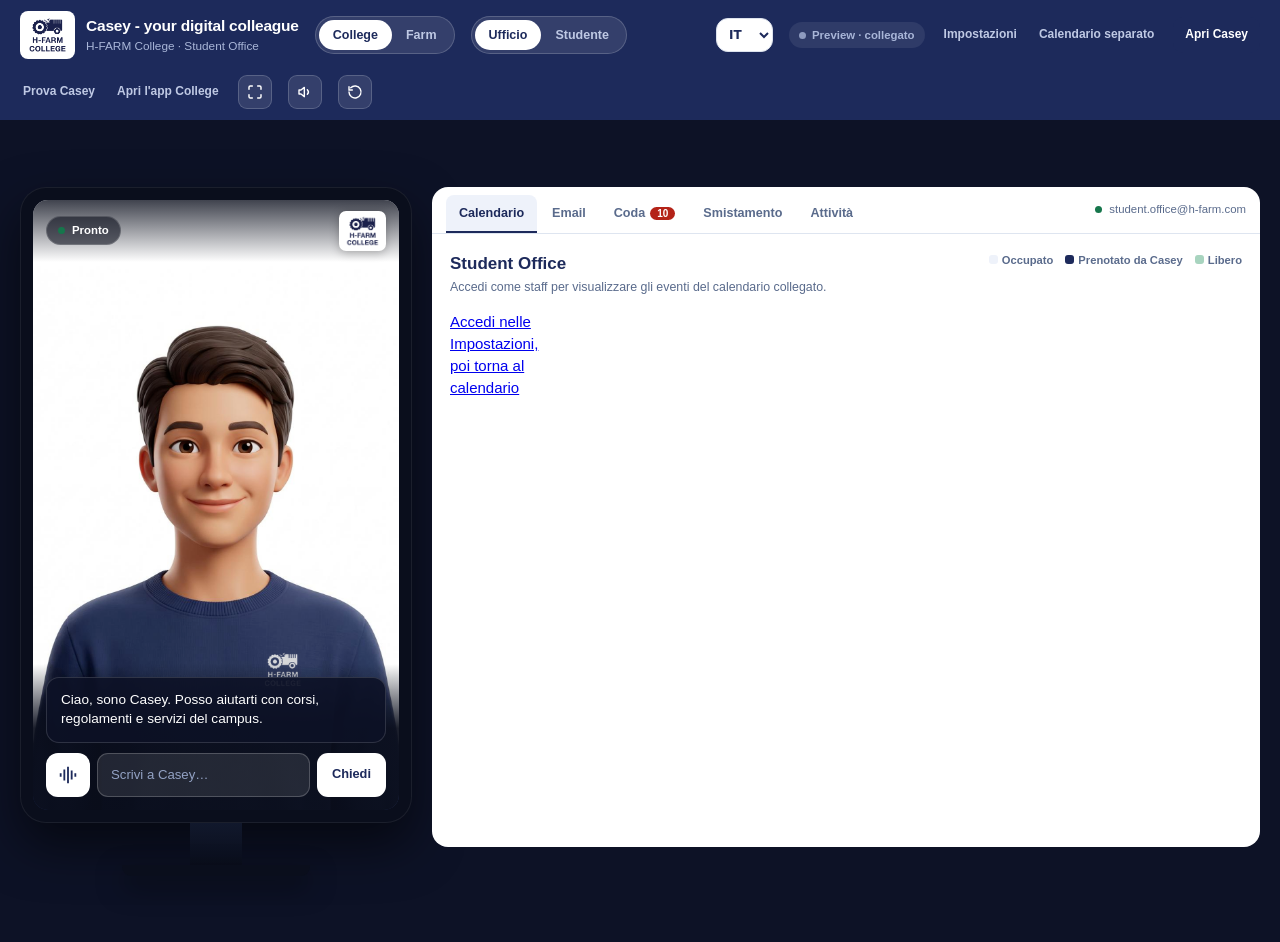
<file: index.html>
<!doctype html>
<html lang="it">
<head>
<meta charset="utf-8">
<meta name="viewport" content="width=device-width, initial-scale=1">
<title>Casey - your digital colleague</title>
<style>
:root{
  --navy:#1D2A5B; --navy-d:#141C3A; --navy-l:#2B3A74; --navy-x:#0D1226;
  --ink:#16213F; --mut:#5A6B8C; --bor:#DEE5F0; --soft:#EEF2FA;
  --acc:#E66B36; --ok:#16764C; --ok-bg:#EAF4EF; --err:#B42318; --err-bg:#FBEDEC;
  --wait:#A8700C; --wait-bg:#FDF6E7; --brand:#1D2A5B;
}
body.farm{ --brand:#C0392B; --navy:#C0392B; --navy-l:#D4544A; --navy-d:#8E2A20; --navy-x:#1C0F0D; }
*{box-sizing:border-box}
html,body{margin:0;padding:0}
body{font-family:Inter,-apple-system,BlinkMacSystemFont,"Segoe UI",Roboto,Helvetica,Arial,sans-serif;
 background:var(--navy-x);color:var(--ink);font-size:15px;line-height:1.45;-webkit-font-smoothing:antialiased}
button,input{font:inherit;color:inherit}
button{cursor:pointer;border:0;background:none}
.wrap{max-width:1600px;margin:0 auto;padding:20px;min-height:calc(100vh - 78px);display:flex;flex-direction:column;justify-content:center}

/* ---------------- barra ---------------- */
.top{background:var(--navy);color:#fff}
.top .in{max-width:1600px;margin:0 auto;padding:11px 20px;display:flex;align-items:center;gap:16px;flex-wrap:wrap}
.brand{display:flex;align-items:center;gap:11px}
.brand img{height:48px;width:auto;border-radius:8px;background:#fff;padding:5px 7px;display:block}
.brand .nm{font-weight:700;font-size:15.5px;letter-spacing:-.2px}
.bepill{display:flex;align-items:center;gap:6px;font-size:11.4px;font-weight:600;color:#A9B6D8;
 background:rgba(255,255,255,.08);border-radius:999px;padding:5px 10px;white-space:nowrap}
.bepill i{width:7px;height:7px;border-radius:50%;background:#8E9BBF;flex:none}
.bepill.live{color:#BFF0D4}.bepill.live i{background:#39C07C}
.bepill.down{color:#FFD4CE}.bepill.down i{background:#E4342A}
.brand .sb{font-size:11.8px;color:#A9B6D8;margin-top:1px}
.seg{display:flex;background:rgba(255,255,255,.1);border:1px solid rgba(255,255,255,.18);border-radius:999px;padding:3px}
.seg button{padding:6px 14px;border-radius:999px;font-size:12.5px;font-weight:600;color:#BFC9E4;white-space:nowrap}
.seg button[aria-selected="true"]{background:#fff;color:var(--navy);font-weight:700}
.sp{flex:1}
.top a{color:#BFC9E4;font-size:12.5px;font-weight:600;padding:6px 11px;border-radius:8px;text-decoration:none}
.top a:hover{background:rgba(255,255,255,.12);color:#fff}
.ic{width:34px;height:34px;border-radius:9px;background:rgba(255,255,255,.1);border:1px solid rgba(255,255,255,.18);
 display:inline-flex;align-items:center;justify-content:center;color:#fff}
.ic:hover{background:rgba(255,255,255,.22)}
.ic.off{opacity:.42}

/* ---------------- kpi ---------------- */
.kpis{display:flex;gap:9px;margin:16px 0 14px;flex-wrap:wrap}
.kpi{background:rgba(255,255,255,.055);border:1px solid rgba(255,255,255,.12);border-radius:12px;padding:9px 15px;min-width:128px}
.kpi .v{font-size:19px;font-weight:700;color:#fff;font-variant-numeric:tabular-nums}
.kpi .l{font-size:11.4px;color:#A9B6D8;margin-top:1px}

.grid{display:grid;grid-template-columns:392px 1fr;gap:20px;align-items:center}
@media(max-width:1200px){.grid{grid-template-columns:1fr}}

/* ---------------- totem fisico ---------------- */
.kiosk{display:flex;flex-direction:column;align-items:center}
.bezel{width:100%;background:#0A0E1C;border-radius:26px;padding:13px;
 box-shadow:0 22px 50px rgba(0,0,0,.55), inset 0 0 0 1px rgba(255,255,255,.07)}
.screen{position:relative;aspect-ratio:9/15;background:#0E1428;border-radius:15px;overflow:hidden}
.screen video,.screen img.av{position:absolute;inset:0;width:100%;height:100%;object-fit:cover}
.screen video.hide{display:none}
.scrtop{position:absolute;top:0;left:0;right:0;padding:11px 13px;display:flex;align-items:center;justify-content:space-between;
 background:linear-gradient(to bottom,rgba(10,14,28,.78),transparent);z-index:2}
.pill{display:inline-flex;align-items:center;gap:7px;background:rgba(10,14,28,.6);border:1px solid rgba(255,255,255,.16);
 border-radius:999px;padding:5px 11px;font-size:11.4px;font-weight:600;color:#fff}
.dot{width:7px;height:7px;border-radius:50%;background:var(--ok);flex:none}
.dot.listen{background:#F05252}.dot.think{background:var(--acc)}.dot.idle{background:#8FA0C0}
@keyframes pulse{0%,100%{opacity:1}50%{opacity:.22}}
.dot.anim{animation:pulse 1.1s ease-in-out infinite}
.scrtop img{height:40px;width:auto;background:#fff;border-radius:7px;padding:4px 6px;display:block;box-shadow:0 2px 10px rgba(0,0,0,.25)}
.scrbot{position:absolute;left:0;right:0;bottom:0;padding:13px;z-index:2;
 background:linear-gradient(to top,rgba(10,14,28,.93) 56%,transparent)}
.cap{background:rgba(13,18,38,.88);border:1px solid rgba(255,255,255,.14);border-radius:13px;padding:12px 14px;color:#fff}
.cap p{margin:0;font-size:13.6px;line-height:1.45;min-height:40px}
.src{display:none;margin-top:9px;padding-top:8px;border-top:1px solid rgba(255,255,255,.16);
 align-items:flex-start;justify-content:space-between;gap:9px;font-size:10.6px;color:#BFC9E4}
.src.on{display:flex}
/* La fonte va su due righe se serve: tagliarla con i puntini nascondeva
   proprio il nome del documento, che e' la parte che conta. */
.src .t{font-weight:600;line-height:1.4;overflow:hidden;
 display:-webkit-box;-webkit-line-clamp:2;-webkit-box-orient:vertical}
.kb.nc{background:#8A5A1E}
.kb{flex:none;padding:2px 7px;border-radius:5px;font-size:9.6px;font-weight:700;color:#fff}
.kb.chi{background:#2563A8}.kb.caf{background:#A32B4A}.kb.tra{background:#1B7A52}
.kb.it{background:#5B4B8A}.kb.hr{background:#8A5A1E}.kb.pr{background:#5A6B8C}
.ask{display:flex;gap:7px;margin-top:10px}
.ask input{flex:1;min-width:0;border:1px solid rgba(255,255,255,.2);background:rgba(255,255,255,.1);
 border-radius:11px;padding:10px 13px;font-size:13.2px;color:#fff}
.ask input::placeholder{color:#93A2C4}
.ask input:focus{outline:2px solid rgba(255,255,255,.5);outline-offset:-1px;background:rgba(255,255,255,.17)}
.mic{width:44px;height:44px;flex:none;border-radius:12px;background:#fff;color:var(--navy);
 display:flex;align-items:center;justify-content:center}
.mic.on{background:#F05252;color:#fff;animation:pulse 1.2s ease-in-out infinite}
.mic:disabled{opacity:.4;cursor:not-allowed}
.go{flex:none;background:#fff;color:var(--navy);border-radius:11px;padding:10px 15px;font-size:12.8px;font-weight:700}
.qr{display:none;margin-top:10px;background:#fff;border-radius:13px;padding:11px;align-items:center;gap:12px;
 box-shadow:0 0 0 2px var(--acc)}
.qr.on{display:flex}
.qr .code{width:60px;height:60px;flex:none}
.qr .tx{flex:1;min-width:0}
.qr .tx b{display:block;font-size:12.6px;color:#8A3D10}
.qr .tx span{font-size:11.2px;color:#9A6A45}
.qr .tx .meta{display:block;margin-top:4px;font-size:10.6px;font-weight:700;color:#8A3D10;font-variant-numeric:tabular-nums}
.qr.expired{box-shadow:0 0 0 2px #93A2C4}
.qr.expired .code{filter:grayscale(1);opacity:.35}
.qr.expired .tx b,.qr.expired .tx .meta{color:#5A6B8C}
.qr .open{background:var(--acc);color:#fff;border-radius:999px;padding:8px 14px;font-size:12px;font-weight:700;flex:none}
.neck{width:52px;height:42px;background:linear-gradient(to bottom,#11182C,#0A0E1C)}
.foot{width:188px;height:11px;border-radius:0 0 9px 9px;background:#0A0E1C;box-shadow:0 10px 26px rgba(0,0,0,.5)}

/* suggerimenti sotto al totem */
.chip{border:1px solid rgba(255,255,255,.2);background:rgba(255,255,255,.07);border-radius:999px;
 padding:6px 12px;font-size:12.2px;font-weight:600;color:#DDE4F3}
.chip:hover{background:rgba(255,255,255,.17);border-color:rgba(255,255,255,.4)}
.chip.p{border-color:rgba(230,107,54,.6);background:rgba(230,107,54,.14);color:#FFC9A8}

/* ---------------- schermo intero ---------------- */
body.show .top,body.show .kpis,body.show .panel{display:none}
body.show .wrap{padding:0;max-width:none}
body.show .grid{display:block;height:100vh}
body.show .kiosk{height:100vh;justify-content:center}
body.show .bezel{width:auto;height:94vh;padding:0;border-radius:0;box-shadow:none;background:transparent}
body.show .screen{height:100%;aspect-ratio:9/16;border-radius:0}
body.show .cap p{font-size:25px;line-height:1.4;min-height:74px}
body.show .src{font-size:14px}
body.show .ask input{font-size:17px;padding:14px 17px}
body.show .mic{width:58px;height:58px}
body.show .go{font-size:16px;padding:14px 22px}
body.show .neck,body.show .foot{display:none}
body.show .qr .code{width:84px;height:84px}
body.show .qr .tx b{font-size:16px}body.show .qr .tx span{font-size:13.5px}
.exit{display:none;position:fixed;top:16px;right:18px;z-index:40;background:rgba(255,255,255,.16);
 border:1px solid rgba(255,255,255,.3);color:#fff;border-radius:10px;padding:8px 14px;font-size:12.6px;font-weight:600}
body.show .exit{display:block}

/* ---------------- pannello ---------------- */
.panel{background:#fff;border-radius:16px;overflow:hidden;min-height:660px;display:flex;flex-direction:column}
.tabs{display:flex;align-items:center;gap:2px;padding:8px 14px 0;border-bottom:1px solid var(--bor);flex-wrap:wrap}
.tabs button{padding:9px 13px;font-size:12.6px;font-weight:600;color:var(--mut);border-bottom:2px solid transparent;border-radius:8px 8px 0 0}
.tabs button[aria-selected="true"]{color:var(--brand);border-bottom-color:var(--brand);font-weight:700;background:var(--soft)}
.tabs .who{margin-left:auto;font-size:11.4px;color:var(--mut);display:flex;align-items:center;gap:7px;padding-bottom:8px}
.tabs .who i{width:7px;height:7px;border-radius:50%;background:var(--ok);display:inline-block}
.badge{background:var(--err);color:#fff;border-radius:999px;padding:1px 7px;font-size:10px;font-weight:700;margin-left:5px}
.view{display:none;padding:18px;overflow:auto;flex:1}
.view.on{display:block}
.vh{display:flex;align-items:flex-start;justify-content:space-between;gap:14px;margin-bottom:14px;flex-wrap:wrap}
.vh h2{margin:0;font-size:17px;color:var(--brand)}
.vh p{margin:3px 0 0;font-size:12.4px;color:var(--mut);max-width:660px}
.lg{display:flex;gap:12px;font-size:11.2px;color:var(--mut);font-weight:600}
.lg i{width:9px;height:9px;border-radius:3px;display:inline-block;margin-right:4px}

.cal{display:grid;grid-template-columns:repeat(7,1fr);gap:5px}
.cal .dn{font-size:10.4px;font-weight:700;color:var(--mut);text-align:center;padding-bottom:3px}
.day{border:1px solid var(--bor);border-radius:9px;min-height:76px;padding:5px}
.day.pad{border-color:transparent}
.day.today{border-color:var(--brand);border-width:2px}
.day .n{font-size:11px;font-weight:700;color:var(--mut);margin-bottom:3px;display:flex;justify-content:space-between}
.day .n em{font-style:normal;font-size:8.4px;background:var(--brand);color:#fff;padding:1px 5px;border-radius:4px}
.ev{font-size:9.5px;padding:2px 4px;border-radius:4px;margin-bottom:2px;overflow:hidden;text-overflow:ellipsis;white-space:nowrap;background:var(--soft);color:var(--mut)}
.ev.appt{background:var(--brand);color:#fff;font-weight:700}
.ev.dead{background:var(--wait-bg);color:var(--wait);font-weight:700}
.ev.free{background:var(--ok-bg);color:var(--ok);font-weight:700;border:1px dashed #A8D4BF}
.ev.conf{background:var(--err-bg);color:var(--err);font-weight:700}
.ev.cls{background:#EDF1F7;color:#5A6B8C}

.mail{display:grid;grid-template-columns:268px 1fr;border:1px solid var(--bor);border-radius:12px;overflow:hidden;min-height:420px}
.mlist{border-right:1px solid var(--bor);background:#FAFCFF;overflow:auto;max-height:520px}
.mrow{padding:11px 13px;border-bottom:1px solid var(--bor);cursor:pointer}
.mrow[aria-selected="true"]{background:#fff;box-shadow:inset 3px 0 0 var(--brand)}
.mrow .f{font-size:11.2px;color:var(--mut);display:flex;justify-content:space-between;gap:7px}
.mrow .s{font-size:12.4px;font-weight:600;margin-top:2px;line-height:1.3}
.mbody{padding:20px;overflow:auto;max-height:520px}
.mbody h3{margin:0 0 3px;font-size:16px;color:var(--brand)}
.mbody .meta{font-size:11.4px;color:var(--mut);padding-bottom:12px;border-bottom:1px solid var(--bor);margin-bottom:13px}
.mbody pre{white-space:pre-wrap;font:inherit;font-size:13.2px;margin:0}

.tk{border:1px solid var(--bor);border-radius:13px;padding:16px;margin-bottom:12px}
.tk.done{border-color:#A8D4BF;background:var(--ok-bg)}
.tk .r1{display:flex;align-items:center;justify-content:space-between;gap:12px;flex-wrap:wrap}
.tk .id{font-size:10.4px;font-weight:700;color:var(--mut);letter-spacing:.4px}
.tk h4{margin:3px 0 0;font-size:14.4px;color:var(--brand)}
.lvl{display:inline-flex;align-items:center;justify-content:center;align-self:center;text-align:center;font-size:9.8px;font-weight:700;padding:3px 9px;border-radius:999px;flex:none}
.lvl.h{background:var(--err-bg);color:var(--err);border:1px solid #F0C8C4}
.lvl.a{background:var(--wait-bg);color:var(--wait);border:1px solid #EBD9AE}
.kv{margin-top:11px;font-size:12.4px;color:var(--mut)}.kv b{color:var(--ink)}
.rule{margin-top:9px;background:var(--soft);border-left:3px solid var(--brand);border-radius:0 8px 8px 0;padding:9px 12px;font-size:12.2px;color:var(--mut)}
.tk textarea{width:100%;margin-top:11px;border:1px solid var(--bor);border-radius:9px;padding:10px;font-size:12.6px;font-family:inherit;resize:vertical}
.acts{display:flex;gap:8px;margin-top:10px;flex-wrap:wrap}
.btn{border-radius:9px;padding:8px 15px;font-size:12.4px;font-weight:700}
.btn.ok{background:var(--ok);color:#fff}.btn.gh{background:#fff;color:var(--mut);border:1px solid var(--bor)}
.btn.pr{background:var(--brand);color:#fff}
.empty{text-align:center;padding:60px 20px;color:var(--mut)}
.empty .big{font-size:15px;font-weight:700;color:var(--ink);margin-bottom:5px}

.ck{display:flex;gap:12px;border:1px solid var(--bor);border-radius:11px;padding:13px 15px;margin-bottom:9px}
.ck.on{border-color:#A8D4BF;background:var(--ok-bg)}
.ck .mk{width:20px;height:20px;border-radius:50%;border:2px solid var(--bor);flex:none;margin-top:1px;
 display:flex;align-items:center;justify-content:center;font-size:11px;color:#fff;font-weight:700}
.ck.on .mk{background:var(--ok);border-color:var(--ok)}
.ck .tx b{display:block;font-size:13.2px}.ck .tx span{font-size:11.6px;color:var(--mut)}

/* smistamento 15 uffici */
.offs{display:grid;grid-template-columns:repeat(auto-fill,minmax(248px,1fr));gap:9px}
.off{border:1px solid var(--bor);border-radius:10px;padding:11px 13px;transition:.2s}
.off.hit{border-color:var(--acc);border-width:2px;background:#FDF6EE;box-shadow:0 0 0 3px rgba(230,107,54,.12)}
.off .e{font-size:12.3px;font-weight:700;color:var(--brand);word-break:break-all}
.off .s{font-size:11.2px;color:var(--mut);margin-top:2px;line-height:1.35}
.off .c{font-size:10.6px;font-weight:700;color:var(--mut);margin-top:6px}
.off.hit .c{color:var(--acc)}

/* feed */
.feed{border:1px solid var(--bor);border-radius:12px;overflow:hidden}
.fr{display:flex;gap:12px;align-items:center;padding:10px 14px;border-bottom:1px solid var(--bor);font-size:12.4px}
.fr:last-child{border-bottom:0}
.fr .tm{font-variant-numeric:tabular-nums;color:var(--mut);font-size:11.4px;width:44px;flex:none}
.fr .so{font-size:9.8px;font-weight:700;padding:2px 7px;border-radius:5px;flex:none;width:60px;text-align:center}
.so.tot{background:var(--soft);color:var(--navy)}.so.tel{background:#F3EEFA;color:#5B4B8A}
.fr .q{flex:1;min-width:0;overflow:hidden;text-overflow:ellipsis;white-space:nowrap}
.fr .ou{font-size:10.4px;font-weight:700;padding:2px 8px;border-radius:999px;flex:none}
.ou.ok{background:var(--ok-bg);color:var(--ok)}.ou.hu{background:var(--err-bg);color:var(--err)}.ou.wa{background:var(--wait-bg);color:var(--wait)}
@keyframes slidein{from{opacity:0;transform:translateY(-7px)}to{opacity:1;transform:none}}
.fr.new{animation:slidein .3s ease-out}

.toast{position:fixed;right:22px;bottom:22px;z-index:60;display:flex;flex-direction:column;gap:9px;max-width:360px}
.tst{background:#fff;border-left:4px solid var(--ok);border-radius:11px;padding:12px 15px;box-shadow:0 12px 34px rgba(0,0,0,.3);animation:slidein .3s}
.tst b{display:block;font-size:12.8px;color:var(--brand)}
.tst span{font-size:12px;color:var(--mut)}
.sr{position:absolute;width:1px;height:1px;overflow:hidden;clip:rect(0 0 0 0)}

.mlist button.mrow{display:block;width:100%;text-align:left;border:0;border-bottom:1px solid #e4e7ee;background:transparent}.mlist button.mrow[aria-pressed=true]{background:#f1f3fa}.workspace-demo-note{font-size:11px;color:#667085;background:#f3f5fa;border:1px solid #e4e7ee;border-radius:8px;padding:8px 10px;margin:0 0 12px}
</style>
<link rel="stylesheet" href="definitivo.css?v=20261104-fullpanel"><link rel="stylesheet" href="native-handoff.css"></head>
<body>

<button class="exit" data-command="toggleShow()">Esci dallo schermo intero  ·  Esc</button>

<header class="top">
  <div class="in">
    <div class="brand">
      <img id="brandLogo" src="hfarm-college-logo.png" alt="H-FARM College">
      <div><div class="nm">Casey - your digital colleague</div><div class="sb" id="ctxLine"></div></div>
    </div>
    <div class="seg" role="tablist" aria-label="Scenario">
      <button id="sc-COLLEGE" role="tab" aria-selected="true" data-command="setScenario('COLLEGE')">College</button>
      <button id="sc-FARM" role="tab" aria-selected="false" data-command="setScenario('FARM')">Farm</button>
    </div>
    <div class="seg" role="tablist" aria-label="Punto di vista">
      <button id="pv-OFFICE" role="tab" aria-selected="true" data-command="setView('OFFICE')">Ufficio</button>
      <button id="pv-STUDENT" role="tab" aria-selected="false" data-command="setView('STUDENT')">Studente</button>
    </div>
    <div class="sp"></div>
    <label class="language-control"><select data-casey-language aria-label="Lingua"><option value="it-IT">IT</option><option value="en-US">EN</option><option value="es-ES">ES</option></select></label><span class="bepill" id="bePill" title="Da dove arrivano le risposte"><i></i><span>locale</span></span>
    <a href="settings.html" id="settingsLink">Impostazioni</a>
    <a href="index.html?view=calendar" id="calendarLink" target="casey-calendar" rel="noopener">Calendario separato</a>
    <button type="button" id="startDemo" class="demo-action">Apri Casey</button>
    <a id="tryCaseyLink" href="app-blu.html?prova=1" target="_blank" rel="noopener">Prova Casey</a>
    <a href="app-blu.html" target="_blank" rel="noopener" id="appLink">Apri l'app</a>
    <button class="ic" data-command="toggleShow()" title="Schermo intero, modalità presentazione" aria-label="Schermo intero">
      <svg width="16" height="16" viewBox="0 0 24 24" fill="none" stroke="currentColor" stroke-width="2.2" stroke-linecap="round"><path d="M8 3H5a2 2 0 0 0-2 2v3M16 3h3a2 2 0 0 1 2 2v3M8 21H5a2 2 0 0 1-2-2v-3M16 21h3a2 2 0 0 0 2-2v-3"/></svg></button>
    <button class="ic" id="muteBtn" data-command="toggleMute()" title="Voce" aria-label="Voce">
      <svg width="16" height="16" viewBox="0 0 24 24" fill="none" stroke="currentColor" stroke-width="2.1" stroke-linecap="round" stroke-linejoin="round"><path d="M11 5 6 9H3v6h3l5 4z"/><path d="M15.5 8.5a5 5 0 0 1 0 7"/></svg></button>
    <button class="ic" data-command="resetAll()" title="Ricomincia" aria-label="Ricomincia">
      <svg width="16" height="16" viewBox="0 0 24 24" fill="none" stroke="currentColor" stroke-width="2.1" stroke-linecap="round"><path d="M3 12a9 9 0 1 0 2.6-6.4M3 4v5h5"/></svg></button>
  </div>
</header>

<div class="wrap">
  <div id="kpis" hidden></div>
  <div class="grid">

    <section class="kiosk" aria-label="Totem all'ingresso">
      <div class="bezel">
        <div class="screen">
          <img class="av" id="avatar" src="Casey - H-FARM College/casey-avatar.png" alt="Casey">
          <video id="vA" class="hide" playsinline muted autoplay></video>
          <video id="vB" class="hide" playsinline muted autoplay></video>
          <div class="scrtop">
            <span class="pill"><span class="dot" id="dot"></span><span id="state">Pronto</span></span>
            <img id="scrLogo" src="hfarm-college-logo.png" alt="H-FARM College">
          </div>
          <div class="scrbot">
            <div class="cap">
              <p id="capText"></p>
              <div class="src" id="srcBox">
                <span class="t" id="srcText"></span><span class="kb tra" id="kbPill"></span>
              </div>
            </div>
            <div class="qr" id="qrCard">
              <svg class="code" id="qrCode" aria-hidden="true"></svg>
              <div class="tx"><b id="qrTitle"></b><span id="qrSub"></span><span class="meta" id="qrMeta"></span></div>
              <button class="open" data-command="openPhone()">Apri</button>
            </div>
            <div class="ask">
              <button class="mic" id="micBtn" data-command="toggleMic()" title="Parla con Casey" aria-label="Parla con Casey">
                <svg width="19" height="19" viewBox="0 0 24 24" fill="none" stroke="currentColor" stroke-width="2.1" stroke-linecap="round" stroke-linejoin="round"><rect x="9" y="2.5" width="6" height="11.5" rx="3"/><path d="M5.5 11.5a6.5 6.5 0 0 0 13 0M12 18v3.5"/></svg>
              </button>

              <input id="q" maxlength="1000" aria-description="Massimo 1.000 caratteri" type="text" placeholder="Parla o scrivi…" autocomplete="off">
              <button class="go" data-command="send()">Chiedi</button>
            </div>
          </div>
        </div>
      </div>
      <div class="neck"></div><div class="foot"></div>
    </section>

    <section class="panel" aria-label="Back-office">
      <div class="tabs" id="tabs" role="tablist"></div>
      <div class="view" id="v-CAL">
        <div class="vh"><div><h2 id="calTitle"></h2><p id="calSub"></p></div>
          <div class="lg"><span><i style="background:var(--soft)"></i>Occupato</span>
          <span><i style="background:var(--brand)"></i>Prenotato da Casey</span>
          <span><i style="background:#A8D4BF"></i>Libero</span></div></div>
        <div class="cal" id="cal"></div>
      </div>
      <div class="view" id="v-MAIL"><div class="mail"><div class="mlist" id="mlist"></div><div class="mbody" id="mbody"></div></div></div>
      <div class="view" id="v-QUEUE"><div class="vh"><div><h2 id="qTitle"></h2></div></div><div id="queue"></div></div>
      <div class="view" id="v-ROUTE">
        <div class="vh"><div><h2 id="rTitle"></h2><p id="rSub"></p></div></div>
        <div class="offs" id="offs"></div>
      </div>
      <div class="view" id="v-CHECK"><div class="vh"><div><h2>La mia pratica</h2><p id="ckSub"></p></div></div><div id="check"></div></div>
      <div class="view" id="v-FEED">
        <div class="vh"><div><h2>Attività e carico</h2>
          <p>Le richieste non arrivano in modo costante: cambiano con il periodo dell'anno, con il giorno della settimana e con gli eventi. Il sabato e la domenica non c'è nessuno in ufficio.</p></div></div>
        <div id="cycle"></div>
        <div class="feed" id="feed" style="margin-top:18px"></div>
      </div>
    </section>

  </div>
</div>
<div class="toast" id="toasts"></div>

<!-- caricati prima del codice della pagina: al suo avvio CaseyBackend deve gia' esistere -->




<script>
/* =====================================================================
   Casey 6.0 — MVP definitivo
   Due regole che non si toccano:
   1) Il totem NON sa con chi sta parlando. Risposte sempre generiche.
   2) Totem e telefono non parlano mai insieme: quando la sessione passa
      sul telefono, il totem tace e si libera.
   ===================================================================== */

const WH=['10:00','11:00','14:00','15:00'];
const DAYNAMES=['LUN','MAR','MER','GIO','VEN','SAB','DOM'];
const localToday=new Intl.DateTimeFormat('sv-SE',{timeZone:'Europe/Rome'}).format(new Date());
const TODAY=localToday.startsWith('2026-10-')?Number(localToday.slice(-2)):null, PAD=3; // Demo calendar: October 2026.

/* I 15 indirizzi del campus, dall'incontro con lo Student Office.
   Lo smistamento corretto fra questi e' il problema numero uno dichiarato. */
const OFFICES=[
 ['student.office@h-farm.com','Vita accademica, assenze, certificati, casi limite esami',14],
 ['student.admin@h-farm.com','Carriera amministrativa, tasse, deroghe economiche',6],
 ['admission.college@h-farm.com','Ammissioni e iscrizioni',3],
 ['info.accommodation@h-farm.com','Alloggi e residenze',4],
 ['careerservice.edu@h-farm.com','Stage, convenzioni, contratti, orientamento',7],
 ['mobility.office@h-farm.com','Erasmus, exchange, free movers',5],
 ['inclusion.office@h-farm.com','DSA, ADHD, bisogni educativi speciali',2],
 ['help.mates@h-farm.com','Supporto fra pari, orientamento pratico',3],
 ['counseling.college@h-farm.com','Sportello psicologico e benessere',1],
 ['collegeprotection@h-farm.com','Segnalazioni e tutela',0],
 ['support@h-farm.com','Supporto tecnico, account, stampanti',9],
 ['library@h-farm.com','Biblioteca, Halliday Labs, prestiti',5],
 ['studentlife@h-farm.com','Club, eventi, vita studentesca',6],
 ['sports@h-farm.com','Impianti sportivi',4],
 ['marketing.college@h-farm.com','Comunicazione e promozione',1]
];
const OFFICES_FARM=[
 ['welcome@h-farm.com','Welcome Center, pacchi, accoglienza',12],
 ['food@h-farm.com','Ristoranti, mensa, caffetteria',9],
 ['shop@h-farm.com','Shop, tessere, abbonamenti',7],
 ['facility@h-farm.com','Spazi, sale, manutenzione, mobilità',8],
 ['it@h-farm.com','Account, badge digitale, wifi',11],
 ['sport@h-farm.com','Palestra, campi, skate park',5],
 ['events@h-farm.com','Eventi e prenotazioni',6],
 ['admin@h-farm.com','Amministrazione, rimborsi, contratti',3]
];

const DATA={
COLLEGE:{
 ctx:'H-FARM College · Student Office', office:'Student Office', officeMail:'student.office@h-farm.com',
 person:{name:'Marco Bernardi', first:'Marco', mail:'m.bernardi@student.h-farm.com', code:'MAT-2025-8841', role:'BSc AI & Data Science · Level 5'},
 calTitle:'Calendario Student Office',
 calSub:'Student Office',
 apptTitle:'Ritiro Student Badge', personTab:'La mia pratica',
 qTitle:'Coda di approvazione', qSub:'Casey non decide su tasse, deroghe, casi limite, dati sensibili e benessere. Prepara la bozza e la lascia qui.',
 rTitle:'Smistamento sui 15 uffici',
 rSub:"Il problema numero uno dichiarato dallo Student Office non è rispondere: è far arrivare la richiesta all'indirizzo giusto. I numeri sono le richieste indirizzate oggi.",
 ckSub:'Quello che manca per essere a posto.',
 offices:OFFICES,
 greet:"Ciao, sono Casey. Posso aiutarti con corsi, regolamenti e servizi del campus.",
 kb:[
  {k:['meeting room','sala riunioni','prenotare un\'aula','prenotare aula','halliday','aula studio','spazio studio'],
   kb:'tra',lab:'Trasversale',src:'Regolamento spazi campus e biblioteca',off:11,
   a:"Le meeting room non sono prenotabili dagli studenti: è una regola, non una questione di disponibilità. Per lavorare in gruppo ci sono gli Halliday Labs in biblioteca, aperta dal lunedì al venerdì fino alle 22 e nel weekend fino alle 19 e 30."},
  {k:['tennis','padel','campo','sport','palestra','calcetto'],
   kb:'tra',lab:'Trasversale',src:'Sports Center · sports@h-farm.com',off:13,
   a:"I campi si prenotano dall'app Sportclubby con la tariffa studenti, oppure scrivendo a sports at h-farm punto com."},
  {k:['club','student club','fondare','apache','book club'],
   kb:'tra',lab:'Trasversale',src:'Student Life · studentlife@h-farm.com',off:12,
   a:"I club attivi sono nella sezione Experiences dell'app: Apache, Book Club, Chess Club, H-Altura e gli altri. Per fondarne uno nuovo si manda il progetto a studentlife."},
  {k:['stampare','stampante','printer','credito di stampa'],
   kb:'tra',lab:'Trasversale',src:'Tutorial stampanti campus',off:10,
   a:"Ci sono due stampanti, una in biblioteca e una nell'edificio College. Si attivano avvicinando il badge al lettore, e il credito si ricarica al Welcome Center. Ti mostro il tutorial completo."},
  {k:['check-in','check in','check-out','bluetooth','presenze','appello','firma'],
   kb:'tra',lab:'Trasversale',src:'Attendance Monitoring System',off:0,
   a:"Il check-in si fa dall'app dentro l'aula, con wifi, bluetooth e GPS attivi, entro i primi dieci minuti della lezione. Il check-out negli ultimi quindici. Se dà errore, quasi sempre è il bluetooth spento."},
  {k:['enhancing','corsi extra','extracurricular','attività extra'],
   kb:'tra',lab:'Trasversale',src:'Enhancing Courses · sezione Academic dell\'app',off:0,
   a:"Gli Enhancing sono i corsi extracurricolari: li trovi nella sezione Academic dell'app, sotto Enhancing. Quando non c'è nulla in elenco vuol dire che le iscrizioni del periodo sono chiuse."},
  {k:['secondo anno','2° anno','level 5','che lezioni','materie','moduli'],
   kb:'chi',lab:'Chichester',src:'BSc AI & Data Science Handbook · moduli Level 5',off:0,
   a:"Al Level 5 ci sono sei moduli da dieci crediti: Multivariable Calculus, Software Engineering, Databases, Fundamentals of Statistics, Economics for Information Technologists e Machine Learning."},
  {k:['passare','soglia','voto minimo','40','sufficienza','provisional'],
   kb:'chi',lab:'Chichester',src:'Handbook · Assessment Regulations',off:0,
   a:"Nei moduli Chichester si passa al quaranta per cento. Fra il trentacinque e il trentanove si applica il Provisional Pass. Resit e Mitigating Circumstances si gestiscono su ChiView."},
  {k:['ca\' foscari','ca foscari','trentesimi','cfu'],
   kb:'caf',lab:"Ca' Foscari",src:'Regolamento didattico corsi convenzionati',off:0,
   a:"Nei corsi in convenzione con Ca' Foscari il voto è in trentesimi, la sufficienza è diciotto e i crediti sono CFU. È un sistema diverso da quello Chichester: le regole dell'uno non valgono per l'altro."},
  {k:['ai ethics','plagio','misconduct','chatgpt','copiato','intelligenza artificiale nei compiti'],
   kb:'chi',lab:'Chichester',src:'AI Ethics & Academic Misconduct Policy',off:0,
   a:"Il primo passo è sempre parlare con il docente del modulo, che valuta il caso e se serve coinvolge lo Student Office. Non è una cosa che posso istruire io, e non è una cosa che si risolve per email."}
 ],
 triages:[
  {k:['certificato','malattia','assenza','assenze','giustificare','sono stato male','influenza'],
   q:"Posso aiutarti subito. Quanti giorni di calendario copre il certificato? Meno di cinque, tra cinque e quattordici, oppure più di due settimane?",
   opts:[
    {l:'Meno di 5 giorni',kb:'tra',lab:'Trasversale',src:'Policy assenze e certificati medici',off:-1,
     a:"Sotto i cinque giorni di calendario l'assenza non viene giustificata, nemmeno con il certificato. Non serve scrivere allo Student Office: l'esito non cambierebbe, e intanto hai la risposta adesso."},
    {l:'Fra 5 e 14 giorni',kb:'tra',lab:'Trasversale',src:'Policy assenze e certificati medici',off:0,
     a:"Da cinque giorni in su, contati di calendario e non lavorativi, l'assenza con certificato è giustificata. Apro la pratica e ti dico dove caricare il documento."},
    {l:'Più di 2 settimane',kb:'tra',lab:'Trasversale',src:'Policy assenze e certificati medici',off:0,
     a:"Oltre le due settimane, oltre alla giustificazione c'è anche l'accesso alle registrazioni delle lezioni. Preparo la richiesta di sblocco per lo Student Office."}]},
  {k:['esame','appello','non mi sono presentato','lutto','proroga consegna','deferral','resit','consegna in ritardo'],
   q:"Capisco. Per mandarti all'ufficio giusto mi serve sapere di che caso si tratta: un problema di salute o familiare, una consegna in ritardo, oppure un esame da rifare?",
   opts:[
    {l:'Problema di salute o familiare',kb:'chi',lab:'Chichester',src:'Extension & Mitigating Circumstances · modulo nell\'app',off:0,
     a:"Questo rientra nelle Mitigating Circumstances. Il modulo è nella sezione Academic dell'app, sotto Forms. Preparo la pratica per lo Student Office con il riferimento al regolamento: la valutazione la fa una persona, non io."},
    {l:'Ho consegnato in ritardo',kb:'chi',lab:'Chichester',src:'Handbook · Late Submission',off:0,
     a:"Sulle consegne in ritardo il primo passo è il docente del modulo, che è l'unico che può valutare il caso. Se poi serve, è lui a coinvolgere lo Student Office. Ti preparo il riassunto da mandargli."},
    {l:'Devo rifare un esame',kb:'chi',lab:'Chichester',src:'Handbook · Resit & Deferral',off:0,
     a:"Resit e deferral si gestiscono su ChiView e hanno finestre precise. Smisto la richiesta allo Student Office, che ti conferma le date valide per il tuo modulo."}]}
 ],
 chips:{gen:[['Come si stampa?','Come funziona la stampante in campus?'],
             ['Posso prenotare una meeting room?','Posso prenotare una meeting room?'],
             ['Certificato medico','Sono stato male e ho un certificato, come giustifico le assenze?'],
             ['Caso limite su un esame','Non mi sono presentato a un esame, cosa devo fare?']],
        per:[['Sposta il ritiro del badge','Non riesco a venire mercoledì per il badge, mi trovi un altro slot?'],
             ['Chiedi una deroga sulla rata','Posso chiedere una deroga sulla prima rata?']]},
 handover:{title:'Continua sul tuo telefono',sub:'Niente login e niente codice: il profilo lo legge l\'app',
  say:"Questa è una cosa tua personale, e qui al totem passa gente. Inquadra il codice: continuiamo sul tuo telefono, dove sei già riconosciuto, e io resto libero per chi è in fila."},
 escal:{k:['rata','tasse','deroga','pagare','dilazion'],
  say:"Su tasse e deroghe non decido io: decide una persona. Ho preparato la pratica con il riferimento al regolamento e l'ho mandata a Student Administration. Ti rispondono loro.",
  src:'Smistamento · student.admin@h-farm.com',kb:'pr',lab:'Smistamento',off:1,
  tk:{id:'SO-2026-104',who:'Studente Level 4 · Chichester',to:'Student Administration · student.admin@h-farm.com',
   q:'Chiede una deroga sulla scadenza della prima rata.',
   rule:"Importi, dilazioni e deroghe economiche sono decisioni riservate a una persona. Casey raccoglie e smista, non propone una cifra né una data. I promemoria sulle scadenze non sono di Casey: li segue un altro team.",
   lvl:'h',lvlTxt:'SEMPRE UNA PERSONA',
   draft:"Buongiorno,\n\nabbiamo ricevuto la sua richiesta di deroga sulla prima rata.\nLa pratica è stata presa in carico da Student Administration: le confermiamo l'esito entro due giorni lavorativi.\n\nStudent Office"}}
},
FARM:{
 ctx:'H-FARM Campus · Servizi', office:'Campus Services', officeMail:'welcome@h-farm.com',
 person:{name:'Marco Bernardi', first:'Marco', mail:'m.bernardi@h-farm.com', code:'HF-2026-4417', role:'Campus pass · edificio College'},
 calTitle:'Agenda Welcome Center',
 calSub:'Stessa identica interfaccia del College. È cambiata solo la knowledge base caricata.',
 apptTitle:'Ritiro pacco al Welcome Center', personTab:'Le mie cose',
 qTitle:'Coda di approvazione', qSub:'Casey non decide su rimborsi, eccezioni e casi fuori policy. Prepara la bozza e la lascia qui.',
 rTitle:'Smistamento sui servizi del campus',
 rSub:'Stessa logica del College: cambiano solo i destinatari e i documenti caricati. Questi indirizzi sono di esempio, l\'elenco ufficiale dei servizi campus non ce l\'hanno ancora dato.',
 ckSub:'Quello che hai in sospeso sul campus.',
 offices:OFFICES_FARM,
 greet:"Ciao, sono Casey. Posso aiutarti con ristoranti, spazi, tessere e servizi del campus.",
 kb:[
  {k:['mangiare','ristorante','ristoranti','pranzo','mensa','aperto','orari'],kb:'tra',lab:'Ristoranti',src:'Servizi di sede · ristoranti del campus',off:1,
   a:"Amor è aperto tutti i giorni dalle nove alle ventuno. La Serra dal lunedì al venerdì dalle otto alle diciotto, e Basta al Sugo solo a pranzo, dalle dodici e trenta alle quattordici e trenta."},
  {k:['palestra','abbonamento','40 gym','pesi','corsi'],kb:'hr',lab:'Shop',src:'Shop · abbonamento palestra',off:2,
   a:"La 40 Gym è in Casa 40: al piano terra pesi e cardio, al primo la sala corsi. L'abbonamento si attiva dallo Shop dell'app e costa venticinque euro al mese."},
  {k:['badge','digital badge','wallet','tessera','telefono al lettore'],kb:'it',lab:'Wallet',src:'Shop · Digital Badge',off:4,
   a:"Con il Digital Badge aggiungi il badge del campus al Wallet del telefono e lasci a casa quello fisico: avvicini il telefono al lettore ed entri. Si attiva dallo Shop, venticinque euro all'anno."},
  {k:['pacco','pacchi','corriere','ritiro','consegna'],kb:'tra',lab:'Logistica',src:'Pacchi · Welcome Center',off:0,
   a:"I pacchi si ritirano al Welcome Center negli orari di apertura. Quando ne arriva uno te lo trovi nella sezione Pacchi dell'app, con il codice di ritiro."},
  {k:['monopattini','monopattino','bici','ricarica','stazioni'],kb:'tra',lab:'Mobilità',src:'Wayfinding · mobilità nel campus',off:3,
   a:"I monopattini si sbloccano dall'app BiT e le stazioni di ricarica sono segnate sulla mappa del campus, nella sezione Wayfinding."},
  {k:['padel','tennis','campo','skate','arrampicata','parete'],kb:'tra',lab:'Sport',src:'Shop · tessere sportive',off:5,
   a:"Le tessere sono nello Shop: noleggio attrezzatura da due euro, parete di arrampicata da tre, e c'è anche quella per lo Skate Park e la Pump Track."},
  {k:['evento','eventi','game changer','meetup','hacktoberfest'],kb:'chi',lab:'Eventi',src:'Eventi · calendario campus',off:6,
   a:"I prossimi sono il Grok Bot Meetup il ventidue, l'Hacktoberfest Hack Day il ventiquattro e Game Changer Italy il trenta in Big Hall. Li trovi tutti nella sezione Eventi."},
  {k:['sala','spazio','prenotare sala','riunione','big hall'],kb:'tra',lab:'Spazi',src:'Servizi di sede · spazi e sale',off:3,
   a:"Le sale si prenotano dal calendario aziendale. Per la Big Hall e gli spazi grandi serve passare dal facility, perché vanno coordinati con gli eventi già in programma."}
 ],
 triages:[],
 handover:{title:'Continua sul tuo telefono',sub:'Il profilo lo legge l\'app del campus',
  say:"Questa è una cosa tua personale e qui alla reception passa gente. Inquadra il codice: continuiamo sul tuo telefono, dove sei già riconosciuto, e io resto libero."},
 escal:{k:['rimborso','nota spese','fattura','eccezione','fuori policy','disdetta'],
  say:"Su rimborsi ed eccezioni non decido io. Ho preparato la richiesta con il riferimento alla policy e l'ho mandata all'amministrazione del campus, che ti risponde direttamente.",
  src:'Smistamento · amministrazione campus',kb:'pr',lab:'Smistamento',off:7,
  tk:{id:'HF-2026-318',who:'Persona con campus pass · edificio College',to:'Amministrazione campus · admin@h-farm.com',
   q:'Chiede il rimborso di un abbonamento palestra non utilizzato.',
   rule:"Rimborsi, storni e deroghe alle condizioni di acquisto sono decisioni riservate a una persona. Casey raccoglie e smista, non promette un esito.",
   lvl:'h',lvlTxt:'SEMPRE UNA PERSONA',
   draft:"Buongiorno,\n\nabbiamo ricevuto la sua richiesta di rimborso sull'abbonamento.\nLa pratica è stata presa in carico dall'amministrazione del campus: le confermiamo l'esito entro due giorni lavorativi.\n\nCampus Services"}}
}};

/* ---------------- stato ---------------- */
let S='COLLEGE', VIEW='OFFICE', TAB='CAL', D=null;
let session='TOTEM', muted=false, pendingTriage=null, moved=false, selMail=0, listening=false;
let calOffice=[],calPerson=[],mailOffice=[],mailPerson=[],queue=[],checklist=[],feed=[],offCount=[],lastOff=-1;
let kpi={tot:0,solved:0,phone:0,human:0};
let capTimer=null,feedTimer=null,idleTimer=null;

/* =====================================================================
   VOCE — Casey ha un volto maschile, quindi sceglie una voce maschile.
   Il difetto della versione precedente: l'ordinamento premiava solo la
   qualita', per cui "Elsa Online (Natural)" vinceva sempre.
   ===================================================================== */
const MALE=['diego','cosimo','gianni','luca','paolo','carlo','giorgio','marco','alessandro','fabio','male','uomo'];
const FEM=['elsa','alice','federica','isabella','emma','chiara','giulia','sara','laura','female','donna'];
let voice=null;
function pickVoice(){
  if(!('speechSynthesis' in window))return;
  const it=speechSynthesis.getVoices().filter(v=>(v.lang||'').toLowerCase().startsWith('it'));
  if(!it.length)return;
  const sc=v=>{const n=(v.name||'').toLowerCase();let s=0;
    if(MALE.some(m=>n.includes(m)))s+=1000;
    if(FEM.some(f=>n.includes(f)))s-=1000;
    if(n.includes('natural')||n.includes('online'))s+=120;
    if(n.includes('enhanced')||n.includes('premium')||n.includes('siri'))s+=90;
    if(n.includes('google'))s+=60;return s;};
  it.sort((a,b)=>sc(b)-sc(a)); voice=it[0];
}
if('speechSynthesis' in window){pickVoice();speechSynthesis.onvoiceschanged=pickVoice;}

/* Un solo cancello: se la sessione e' sul telefono, il totem tace. */
function speak(text,done){
  if(muted||session==='PHONE'||!('speechSynthesis' in window)){if(done)done();return;}
  try{speechSynthesis.cancel();}catch(e){}
  const u=new SpeechSynthesisUtterance(text);
  u.lang=window.CaseyLanguage?.get()||'it-IT'; if(voice && voice.lang.toLowerCase().startsWith(u.lang.slice(0,2)))u.voice=voice; u.rate=1.03; u.pitch=.98;
  u.onend=u.onerror=()=>{if(done)done();};
  speechSynthesis.speak(u);
}
function shutUp(){try{speechSynthesis.cancel();}catch(e){}}

/* =====================================================================
   MICROFONO — si parla davvero con Casey, non e' un'icona decorativa.
   ===================================================================== */
const SR=window.SpeechRecognition||window.webkitSpeechRecognition;
let reco=null;
function setupMic(){
  const b=document.getElementById('micBtn');
  if(!SR){ b.disabled=true; b.title='Il riconoscimento vocale non è disponibile in questo browser. Usa Chrome o Edge.'; return; }
  reco=new SR(); reco.lang=window.CaseyLanguage?.get()||'it-IT'; reco.interimResults=true; reco.continuous=false;
  reco.onresult=e=>{
    let txt='',fin=false;
    for(let i=e.resultIndex;i<e.results.length;i++){txt+=e.results[i][0].transcript;if(e.results[i].isFinal)fin=true;}
    document.getElementById('q').value=txt;
    /* Sul parziale, mentre la persona sta ancora parlando, decidiamo
       gia' se la richiesta e' personale. Non serve un modello: bastano
       le parole chiave. Quando smette di parlare la decisione c'e' gia',
       e il totem non deve pensarci dopo. */
    if(!fin) preclassifica(txt);
    if(fin){stopMic();send(txt);}
  };
  reco.onerror=()=>stopMic();
  reco.onend=()=>stopMic();
}
/* Classificatore privacy, deterministico, sul parziale.
   Costa niente e toglie un passaggio dal percorso critico. */
let prePersonale=null;
function preclassifica(parziale){
  const q=(parziale||'').toLowerCase();
  if(q.length<8) return;
  const p = parolePersonali().some(k=>q.includes(k));
  if(p===prePersonale) return;
  prePersonale=p;
  setState(p?'think':'idle', p?'Ti ascolto · cosa personale':'Ti ascolto','listen');
}
function toggleMic(){ listening?stopMic():startMic(); }
function startMic(){
  if(!reco)return;
  prePersonale=null;
  shutUp();
  if(session==='PHONE')backToTotem();
  try{reco.start();}catch(e){return;}
  listening=true;
  document.getElementById('micBtn').classList.add('on');
  setState('idle','Ti ascolto','listen');
  document.getElementById('q').placeholder='Parla pure…';
}
function stopMic(){
  if(!listening)return;
  listening=false;
  try{reco.stop();}catch(e){}
  document.getElementById('micBtn').classList.remove('on');
  document.getElementById('q').placeholder='Parla o scrivi…';
  if(document.getElementById('state').textContent==='Ti ascolto')setState('idle','Pronto','');
}

/* ---------------- video ---------------- */
const CASEY={COLLEGE:'Casey - H-FARM College/',FARM:'Casey - H-FARM/'};
function caseyDir(){return CASEY[S]||CASEY.COLLEGE;}
// These are real playlists, not fallback-only filename lists.
const VID={idle:['A.mp4','C.mp4'],talk:['C.mp4'],think:['B.mp4'],point:['B.mp4','C.mp4'],hand:['B.mp4','C.mp4']};
let liveV='vA',videoState='',videoRevision=0;
const videoCursors=Object.create(null);
function playState(st){
 const signature=S+':'+st;if(signature===videoState)return;videoState=signature;
 const revision=++videoRevision,clips=VID[st]||VID.idle,cyclic=['idle','talk','think'].includes(st),failed=new Set();
 let index=videoCursors[signature]||0;
 const restore=()=>{if(revision!==videoRevision)return;videoState='';document.getElementById('avatar').style.opacity=1;for(const id of ['vA','vB']){const v=document.getElementById(id);v.pause?.();v.classList.add('hide');}};
 const go=()=>{
  if(revision!==videoRevision)return;
  if(failed.size>=clips.length){restore();return;}
  while(failed.has(clips[index]))index=(index+1)%clips.length;
  const clip=clips[index],cur=document.getElementById(liveV),nxt=document.getElementById(liveV==='vA'?'vB':'vA');
  nxt.onloadeddata=()=>{
   if(revision!==videoRevision)return;
   nxt.classList.remove('hide');cur.pause?.();cur.classList.add('hide');document.getElementById('avatar').style.opacity=0;liveV=nxt.id;
   index=(index+1)%clips.length;videoCursors[signature]=index;
   nxt.play().catch(()=>{if(revision===videoRevision){failed.add(clip);go();}});
  };
  nxt.onerror=()=>{if(revision!==videoRevision)return;failed.add(clip);index=(index+1)%clips.length;go();};
  nxt.onended=()=>{if(revision!==videoRevision)return;if(cyclic)go();else playState('idle');};
  nxt.loop=false;nxt.muted=true;nxt.src=caseyDir()+clip;nxt.load();
 };go();
}

function setState(st,label,cls){
  document.getElementById('state').textContent=label;
  const d=document.getElementById('dot');
  d.className='dot'+(cls?' '+cls:'')+(cls&&cls!=='idle'?' anim':'');
  playState(st);
}

/* ---------------- sottotitoli ---------------- */
function say(text,src,kbCls,kbLab,end){
  clearInterval(capTimer);
  const p=document.getElementById('capText'), sb=document.getElementById('srcBox');
  if(src){document.getElementById('srcText').textContent=src;
    const pl=document.getElementById('kbPill');pl.className='kb '+(kbCls||'tra');pl.textContent=kbLab||'';
    sb.classList.add('on');}
  else sb.classList.remove('on');
  setState('talk','Risponde','think');
  p.textContent='';
  const w=text.split(' ');let i=0;
  capTimer=setInterval(()=>{ if(i<w.length)p.textContent+=(i?' ':'')+w[i++]; else clearInterval(capTimer); },90);
  speak(text,()=>{clearInterval(capTimer);p.textContent=text;
    if(end){setState(end,'Pronto','');setTimeout(()=>setState('idle','Pronto',''),3200);}
    else setState('idle','Pronto','');});
  armIdle();
}
function showSilent(t,s){
  clearInterval(capTimer);
  document.getElementById('capText').textContent=t;
  const sb=document.getElementById('srcBox');
  if(s){document.getElementById('srcText').textContent=s;
    const pl=document.getElementById('kbPill');pl.className='kb pr';pl.textContent='Sessione';sb.classList.add('on');}
  else sb.classList.remove('on');
}

/* ---------------- privacy: il totem dimentica ---------------- */
function armIdle(){clearTimeout(idleTimer);idleTimer=setTimeout(()=>{if(session!=='PHONE')goIdle();},(new Date() < new Date('2026-10-29T00:00:00+01:00')?1800000:75000));}
function goIdle(){
  shutUp();clearInterval(capTimer);pendingTriage=null;closeSession();
  document.getElementById('qrCard').classList.remove('on');
  document.getElementById('srcBox').classList.remove('on');
  document.getElementById('capText').textContent=D.greet;
  setState('idle','Pronto','');
}

/* =====================================================================
   SESSIONE DEL TOTEM
   Il QR non punta a una pagina generica: porta con se' un id di
   conversazione che vale venti minuti. Serve perche' il totem e'
   pubblico e il codice resta a schermo anche dopo che la persona se
   n'e' andata: scaduto quello, il collegamento non vale piu'.
   ===================================================================== */
const APP_BASE='https://casey-digital-colleague-live.vercel.app/';
const SESSION_MIN=20;
let cid=null, cidUntil=0, cidTimer=null;
function appFile(){ return S==='FARM' ? 'app-rossa.html' : 'app-blu.html'; }
function newCid(){
  const A='ABCDEFGHJKLMNPQRSTUVWXYZ23456789';  // niente caratteri che si confondono
  let x=''; for(let i=0;i<6;i++) x+=A[Math.floor(Math.random()*A.length)];
  return 'CSY-'+x;
}
function openSession(){
  cid=newCid(); cidUntil=Date.now()+SESSION_MIN*60000;
  const url=APP_BASE+appFile()+'?cid='+cid+'&s='+S;
  try{ if(window.CaseyQR) window.CaseyQR.render(document.getElementById('qrCode'), url); }catch(e){}
  document.getElementById('qrCard').classList.remove('expired');
  tickCid(); clearInterval(cidTimer); cidTimer=setInterval(tickCid,1000);
}
function tickCid(){
  const el=document.getElementById('qrMeta'); if(!el||!cid) return;
  const left=cidUntil-Date.now();
  if(left<=0){
    clearInterval(cidTimer);
    document.getElementById('qrCard').classList.add('expired');
    el.textContent='Sessione '+cid+' · scaduta';
    return;
  }
  const m=Math.floor(left/60000), sec=Math.floor(left/1000)%60;
  el.textContent='Sessione '+cid+' · scade fra '+m+':'+String(sec).padStart(2,'0');
}
function closeSession(){ clearInterval(cidTimer); cid=null; }

/* =====================================================================
   PASSAGGIO AL TELEFONO
   Il totem si zittisce, dimentica e torna disponibile per chi e' in fila.
   ===================================================================== */
function handover(){
  const h=D.handover;
  document.getElementById('qrTitle').textContent=h.title;
  document.getElementById('qrSub').textContent=h.sub;
  document.getElementById('qrCard').classList.add('on');
  openSession();
  say(h.say,'Passaggio al telefono · il totem resta libero','pr','Privacy','hand');
  setTimeout(toPhone,Math.max(4200,h.say.length*58));
}
function toPhone(){
  if(session==='PHONE')return;
  session='PHONE';shutUp();clearInterval(capTimer);clearTimeout(idleTimer);stopMic();
  showSilent('La conversazione è passata sul telefono. Il totem è libero per la persona successiva.',
             'Nessun dato personale resta su questo schermo');
  setState('idle','Libero','idle');
  pushFeed('telefono','sessione trasferita dal totem','wa','in corso');
}
function backToTotem(){session='TOTEM';goIdle();}
function openPhone(){
  if(!cid) openSession();
  try{localStorage.setItem('CASEY_HANDOVER',JSON.stringify({scenario:S,cid:cid,ts:Date.now()}));}catch(e){}
  toPhone();
  window.open(appFile()+'?s='+S+'&casey=1&cid='+encodeURIComponent(cid),'_blank');
}

function toast(t,x){
  const b=document.getElementById('toasts'),e=document.createElement('div');
  e.className='tst';e.innerHTML='<b></b><span></span>';
  e.querySelector('b').textContent=t;e.querySelector('span').textContent=x;
  b.appendChild(e);setTimeout(()=>e.remove(),6500);
}

/* ---------------- schermo intero da career day ---------------- */
function toggleShow(){
  const on=document.body.classList.toggle('show');
  if(on){ if(document.documentElement.requestFullscreen)document.documentElement.requestFullscreen().catch(()=>{}); }
  else { if(document.fullscreenElement&&document.exitFullscreen)document.exitFullscreen().catch(()=>{}); }
}
document.addEventListener('keydown',e=>{ if(e.key==='Escape'&&document.body.classList.contains('show'))document.body.classList.remove('show'); });

/* =====================================================================
   COMPRENSIONE DELLA RICHIESTA
   Ordine: triage aperto, pratiche personali, eccezioni, domande di
   controllo, knowledge base, saluti, e infine l'ammissione di non sapere.
   Il totem non nomina mai nessuno: non sa con chi sta parlando.
   ===================================================================== */
function send(custom){
  const inp=document.getElementById('q');
  const text=String(custom||inp.value||'').trim();
  if(!text)return;
  inp.value='';
  if(session==='PHONE')backToTotem();
  kpi.tot++;renderKpi();armIdle();
  setState('think','Cerca nelle fonti','think');
  setTimeout(()=>route(text.toLowerCase(),text),600);
}
/* Una lista sola: la usa sia il percorso normale sia il
   preclassificatore sul parziale del microfono. Due liste che
   divergono sarebbero un modo elegante di sbagliare. */
function parolePersonali(){
  return S==='COLLEGE'
    ? ['badge','sposta','spostare','non riesco','altro slot','appuntamento']
    : ['sposta','spostare','non riesco','altro slot','onboarding','colloquio'];
}
function route(q,orig){
  if(pendingTriage){
    const hit=pendingTriage.find(o=>q.includes(o.l.toLowerCase())||(o.key&&q.includes(o.key)));
    if(hit){pendingTriage=null;answer(hit);
      kpi.solved++;renderKpi();pushFeed('totem',shorten(orig),hit.off===-1?'ok':'wa',hit.off===-1?'risolto':'in attesa');return;}
  }
  if(parolePersonali().some(k=>q.includes(k))){handover();return;}

  if(D.escal.k.some(k=>q.includes(k))){
    addTicket();bumpOffice(D.escal.off);
    say(D.escal.say,D.escal.src,D.escal.kb,D.escal.lab,'point');
    setView('OFFICE');setTab('QUEUE');
    kpi.human++;renderKpi();pushFeed('totem','eccezione: passata a una persona','hu','umano');
    return;
  }
  for(const t of D.triages){
    if(t.k.some(k=>q.includes(k))){
      pendingTriage=t.opts.map(o=>({...o,key:o.l.toLowerCase().split(' ')[0]}));
      say(t.q,null,null,null,'point');return;
    }
  }
  for(const it of D.kb){
    if(it.k.some(k=>q.includes(k))){
      answer(it);bumpOffice(it.off);
      pushFeed('totem',shorten(orig),'ok','risolto');kpi.solved++;renderKpi();return;
    }
  }
  if(['ciao','buongiorno','salve','buonasera','come stai','come va','tutto bene'].some(k=>q.includes(k))){
    // Risposta volutamente generica: il totem e' pubblico e non sa chi ha davanti.
    const r=(q.includes('come stai')||q.includes('come va')||q.includes('tutto bene'))
      ? "Io sto bene, grazie. E tu come stai? Chiedimi pure di corsi, regolamenti o servizi del campus."
      : "Ciao. Chiedimi pure di corsi, regolamenti o servizi del campus. Se invece è una cosa tua personale ti passo sul telefono, così non facciamo coda.";
    say(r,null,null,null,null);return;
  }
  /* Non lo sappiamo in locale. Se il backend e' collegato gli chiediamo,
     ma accettiamo la sua risposta SOLO se porta fonti verificate.
     Se non risponde, o risponde senza fonti, si va sul ramo onesto:
     non si inventa niente e si passa la domanda a un ufficio. */
  /* 2. documenti ufficiali, in locale. Non serve rete e non si inventa:
     si riporta il passaggio trovato e si dice da quale documento viene. */
  if(window.CaseyRAG && CaseyRAG.disponibile()){
    /* CTX_TOTEM e' una costante, non si calcola dalla domanda.
       Se bastasse scrivere "secondo il regolamento di Chichester"
       per vedere i documenti di Chichester, chiunque si allargherebbe
       l'accesso da solo. L'ateneo viene da chi sei, non da cosa chiedi. */
    var doc=CaseyRAG.rispondi(orig, CTX_TOTEM);
    if(doc){
      say(doc.testo, doc.etichetta, doc.confermata?'tra':'nc',
          doc.confermata?'Documento':'Non confermato','point');
      pushFeed('totem',shorten(orig),doc.confermata?'ok':'wa',
               doc.confermata?'risolto':'fonte non confermata');
      kpi.solved++;renderKpi();
      return;
    }
  }
  /* 3. backend, se collegato. Stessa regola: solo con citazioni. */
  if(window.CaseyBackend && CaseyBackend.configurato()){
    setState('think','Cerco nelle fonti ufficiali','think');
    CaseyBackend.chiedi(orig).then(function(r){
      if(r && r.fonti.length){
        say(r.testo,'Fonte verificata: '+r.fonti.map(function(f){return f.titolo;}).join(' · '),'tra','Documento','point');
        pushFeed('totem',shorten(orig),'ok','risolto');kpi.solved++;renderKpi();
      } else nonSo(orig);
    });
    return;
  }
  nonSo(orig);
}
function nonSo(orig){
  say("Su questo non ho una fonte verificata, quindi non rispondo a caso. Posso girare la domanda all'ufficio giusto: inquadra il codice e la mandiamo dal tuo telefono.",
      'Nessuna fonte verificata · non invento','pr','Prudenza','hand');
  const c=document.getElementById('qrCard');c.classList.add('on');
  openSession();
  document.getElementById('qrTitle').textContent='Manda la domanda dal telefono';
  document.getElementById('qrSub').textContent="Arriva all'ufficio giusto con il tuo profilo già compilato";
  pushFeed('totem','domanda senza fonte verificata','wa','in attesa');
  setTimeout(toPhone,7000);
}
function answer(it){ say(it.a,it.src,it.kb,it.lab,'point'); if(it.off>=0)bumpOffice(it.off); }
function shorten(s){return s.length>52?s.slice(0,50)+'…':s;}
function bumpOffice(i){
  if(i===undefined||i===null||i<0||!offCount[i]&&offCount[i]!==0)return;
  offCount[i]++;lastOff=i;renderOffices();
}

/* ---------------- prenotazione ---------------- */
function freeSlots(){const o=[];for(const d of[22,23]){const b=calOffice.filter(e=>e.d===d).map(e=>e.t);
  for(const h of WH)if(!b.includes(h))o.push({d,t:h});}return o;}
function dayLabel(d){return ({21:'mercoledì 21',22:'giovedì 22',23:'venerdì 23'})[d]||('il '+d);}
function bookSlot(day,time){
  if(moved)return; moved=true;
  calOffice=calOffice.filter(e=>e.id!=='appt');
  calOffice.push({d:day,t:time,title:D.apptTitle+' ✓',k:'appt',id:'appt'});
  calPerson=calPerson.filter(e=>e.id!=='appt');
  calPerson.push({d:day,t:time,title:D.apptTitle+' ✓',k:'appt',id:'appt'});
  markCheck(3,'Confermato dal telefono · '+dayLabel(day)+' alle '+time);
  const m={from:'Casey · '+D.office+' <'+D.officeMail+'>',to:D.person.name+' <'+D.person.mail+'>',when:'adesso',
    subj:'Confermato: '+D.apptTitle+' — '+dayLabel(day)+' alle '+time,
    body:'Ciao '+D.person.first+',\n\nabbiamo registrato la conferma arrivata dal tuo telefono (profilo '+D.person.code+').\n\n· Slot liberato: mercoledì 21 ottobre, ore 10:00\n· Slot confermato: '+dayLabel(day)+' 2026, ore '+time+'\n\nNon serve che tu faccia altro.\n\n'+D.office};
  mailPerson.unshift(m);
  mailOffice.unshift({...m,to:D.office+' <'+D.officeMail+'>',
    subj:'Slot aggiornato dal telefono: '+D.person.name+' → '+dayLabel(day)+' '+time,
    body:'Operazione chiusa senza coda al totem.\n\n· Profilo verificato: '+D.person.name+' ('+D.person.role+')\n· Vecchio slot liberato: mercoledì 21 ottobre ore 10:00\n· Nuovo slot: '+dayLabel(day)+' ore '+time});
  selMail=0;renderAll();
}
function addTicket(){const t=D.escal.tk;if(queue.some(x=>x.id===t.id))return;queue.unshift({...t,status:'PENDING'});renderAll();}
function approve(i){
  const t=queue[i];if(!t||t.status==='DONE')return;
  const ta=document.getElementById('dr'+i); t.draft=ta?ta.value:t.draft; t.status='DONE';
  const m={from:t.to,to:t.who+' <'+(t.email||'studente@example.com')+'>',when:'adesso',demo:true,
    subj:'Bozza approvata — pratica '+t.id,body:t.draft+'\n\n---\nRiferimento: '+t.rule};
  mailPerson.unshift(m);mailOffice.unshift(m);selMail=0;
  toast('Bozza approvata','Salvata nella demo. Nessuna email è stata inviata.');
  setTab('MAIL');renderAll();
}
function reject(i){const t=queue[i];if(!t)return;t.status='REJECTED';
  t.draft='(Bozza scartata: la pratica resta interamente a una persona.)';renderAll();}
function markCheck(i,meta){if(!checklist[i])return;checklist[i].done=true;checklist[i].meta=meta;renderAll();}

/* ---------------- attivita simulata ---------------- */
const SAMPLES={
 COLLEGE:[['orari della biblioteca','ok','risolto'],['come si ricarica il credito stampa','ok','risolto'],
  ['scadenza iscrizione agli appelli','ok','risolto'],['prenotare il campo da padel','ok','risolto'],
  ['il check-in non funziona in aula 2','ok','risolto'],['quando aprono gli enhancing','ok','risolto'],
  ['richiesta certificato di iscrizione','wa','in attesa'],['deroga su un prerequisito','hu','umano'],
  ['dove si ritira il badge','ok','risolto'],['differenza fra resit e deferral','ok','risolto'],
  ['estensione per motivi di salute','hu','umano'],['aprire un nuovo student club','ok','risolto'],
  ['posso fare Erasmus al terzo anno','ok','risolto'],['la lavanderia è aperta la domenica','ok','risolto']],
 FARM:[['rimborso spese trasferta','ok','risolto'],['orari della mensa','ok','risolto'],
  ['configurare la stampante di piano','ok','risolto'],['giorni di permesso residui','ok','risolto'],
  ['accesso al parcheggio','ok','risolto'],['prenotare la sala grande per tre ore','wa','in attesa'],
  ['anticipo sul TFR','hu','umano'],['cambio sede da Treviso a Milano','hu','umano'],
  ['attivazione della VPN','ok','risolto'],['badge smagnetizzato','ok','risolto']]};
function pushFeed(so,t,cls,out){
  const n=new Date();
  feed.unshift({tm:String(n.getHours()).padStart(2,'0')+':'+String(n.getMinutes()).padStart(2,'0'),
    so,q:t,cls,out,fresh:true});
  if(feed.length>13)feed.pop();
  renderFeed();
}
function seedFeed(){
  feed=[];const L=SAMPLES[S];let h=8,m=42;
  for(let i=0;i<7;i++){const s=L[i%L.length];m+=7+Math.floor(Math.random()*11);if(m>=60){m-=60;h++;}
    feed.unshift({tm:String(h).padStart(2,'0')+':'+String(m).padStart(2,'0'),
      so:Math.random()<.78?'totem':'telefono',q:s[0],cls:s[1],out:s[2]});}
}
function startFeed(){clearInterval(feedTimer);}

/* =====================================================================
   DISEGNO
   ===================================================================== */
function esc(s){return String(s).replace(/&/g,'&amp;').replace(/</g,'&lt;').replace(/>/g,'&gt;');}
function kpiCard(v,l){return '<div class="kpi"><div class="v">'+esc(v)+'</div><div class="l">'+esc(l)+'</div></div>';}
function renderKpi(){document.getElementById('kpis').replaceChildren();}

function renderTabs(){
  const pend=queue.filter(t=>t.status==='PENDING').length;
  const tabs=VIEW==='OFFICE'
    ?[['CAL','Calendario'],['MAIL','Email'],['QUEUE','Coda'+(pend?'<span class="badge">'+pend+'</span>':'')],
      ['ROUTE','Smistamento'],['FEED','Attività']]
    :[['CHECK',D.personTab],['CAL','Il mio calendario'],['MAIL','Le mie email']];
  if(!tabs.some(t=>t[0]===TAB))TAB=tabs[0][0];
  document.getElementById('tabs').innerHTML=
    tabs.map(t=>'<button role="tab" aria-selected="'+(TAB===t[0])+'" data-command="setTab(\''+t[0]+'\')">'+t[1]+'</button>').join('')+
    '<span class="who"><i></i>'+esc(VIEW==='OFFICE'?D.officeMail:(window.CaseyAccount?.auth()?.email||'Studente · Accedi al tuo account'))+'</span>';
  ['CAL','MAIL','QUEUE','ROUTE','CHECK','FEED'].forEach(v=>document.getElementById('v-'+v).classList.toggle('on',v===TAB));
}
function renderCal(){
 document.getElementById('calTitle').textContent='Student Office';
 document.getElementById('calSub').textContent='';
 document.getElementById('cal').replaceChildren();
}
function renderMail(){
  const l=VIEW==='OFFICE'?mailOffice:mailPerson;
  if(selMail>=l.length)selMail=0;
  document.getElementById('mlist').innerHTML=l.map((m,i)=>
    '<button type="button" class="mrow" aria-pressed="'+(i===selMail)+'" data-command="selMail='+i+';renderMail()">'+
    '<div class="f"><span>'+esc(m.from.split('<')[0].trim())+'</span><span>'+esc(m.when)+'</span></div>'+
    '<div class="s">'+esc(m.subj)+'</div></button>').join('')||'<div class="empty">Nessun messaggio</div>';
  const m=l[selMail];
  document.getElementById('mbody').innerHTML=m
    ?'<h3>'+esc(m.subj)+'</h3><div class="meta">Da '+esc(m.from)+'<br>A '+esc(m.to)+'</div><pre>'+esc(m.body)+'</pre>'
    :'<div class="empty">Seleziona un messaggio</div>';
}
function renderQueue(){
  document.getElementById('qTitle').textContent=D.qTitle;

  const b=document.getElementById('queue');
  if(!queue.length){b.innerHTML='<div class="empty"><div class="big">Nessuna pratica in attesa</div>'+
    'Quando Casey incontra qualcosa che non deve decidere da solo — tasse, deroghe, casi limite, dati sensibili, benessere — la prepara e la lascia qui con la bozza già scritta.</div>';return;}
  b.innerHTML=queue.map((t,i)=>t.real?window.renderCampusReview(t):
    '<div class="tk'+(t.status!=='PENDING'?' done':'')+'"><div class="r1"><div><div class="id">'+esc(t.id)+' · '+esc(t.who)+'</div>'+
    '<h4>'+esc(t.q)+'</h4></div><span class="lvl '+t.lvl+'">'+esc(t.lvlTxt)+'</span></div>'+
    '<div class="kv">Destinatario: <b>'+esc(t.to)+'</b></div><div class="rule">'+esc(t.rule)+'</div>'+
    (t.status!=='PENDING'?'<div class="kv" style="margin-top:12px;color:var(--ok);font-weight:700">'+(t.status==='REJECTED'?'Bozza scartata':'Bozza approvata dallo staff')+'</div>'
      :'<textarea aria-label="Bozza della pratica '+esc(t.id)+'" id="dr'+i+'" rows="4">'+esc(t.draft)+'</textarea><div class="acts">'+
       '<button class="btn ok" data-command="approve('+i+')">Approva bozza</button>'+
       '<button class="btn gh" data-command="reject('+i+')">Scarta la bozza</button></div>')+'</div>').join('');
}
function renderOffices(){
  document.getElementById('rTitle').textContent=D.rTitle;
  document.getElementById('rSub').textContent=D.rSub;
  document.getElementById('offs').innerHTML=D.offices.map((o,i)=>
    '<div class="off'+(i===lastOff?' hit':'')+'"><div class="e">'+esc(o[0])+'</div>'+
    '<div class="s">'+esc(o[1])+'</div><div class="c">'+
    (i===lastOff?' · ultima smistata qui':'')+'</div></div>').join('');
}
function renderCheck(){
  document.getElementById('ckSub').textContent=D.ckSub;
  document.getElementById('check').innerHTML=checklist.map(c=>
    '<div class="ck'+(c.done?' on':'')+'"><div class="mk">'+(c.done?'✓':'')+'</div>'+
    '<div class="tx"><b>'+esc(c.t)+'</b><span>'+esc(c.meta)+'</span></div></div>').join('');
}
function renderFeed(){
  document.getElementById('feed').innerHTML=feed.map(f=>
    '<div class="fr'+(f.fresh?' new':'')+'"><span class="tm">'+esc(f.tm)+'</span>'+
    '<span class="so '+(f.so==='totem'?'tot':'tel')+'">'+esc(f.so)+'</span>'+
    '<span class="q">'+esc(f.q)+'</span><span class="ou '+f.cls+'">'+esc(f.out)+'</span></div>').join('');
  feed.forEach(f=>f.fresh=false);
}
/* Il carico non e' costante: e' uno dei punti emersi con lo Student Office. */
function renderCycle(){
  const D7=[['Lun',78],['Mar',71],['Mer',83],['Gio',69],['Ven',92],['Sab',46],['Dom',58]];
  const W=760,bw=62,gap=30,x0=46;
  let s='<svg viewBox="0 0 '+W+' 168" width="100%" role="img" aria-label="Richieste per giorno della settimana">';
  s+='<line x1="'+x0+'" y1="126" x2="'+(W-14)+'" y2="126" stroke="#DEE5F0" stroke-width="1.4"/>';
  D7.forEach((d,i)=>{
    const we=i>=5,h=Math.round(d[1]/100*96),x=x0+i*(bw+gap),y=126-h;
    s+='<rect x="'+x+'" y="'+y+'" width="'+bw+'" height="'+h+'" rx="5" fill="'+(we?'#E66B36':'#1D2A5B')+'"/>';
    s+='<text x="'+(x+bw/2)+'" y="'+(y-7)+'" text-anchor="middle" font-size="12.5" font-weight="700" fill="'+(we?'#8A3D10':'#1D2A5B')+'">'+d[1]+'</text>';
    s+='<text x="'+(x+bw/2)+'" y="144" text-anchor="middle" font-size="11.5" font-weight="600" fill="#5A6B8C">'+d[0]+'</text>';
  });
  s+='<text x="'+(x0+5*(bw+gap))+'" y="162" font-size="11.4" font-weight="700" fill="#8A3D10">nessuno in ufficio</text></svg>';
  document.getElementById('cycle').innerHTML=
    '<div style="border:1px solid var(--bor);border-radius:12px;padding:16px 18px">'+
    '<div style="font-size:13.6px;font-weight:700;color:var(--brand);margin-bottom:2px">Richieste per giorno della settimana</div>'+
    '<div style="font-size:12.3px;color:var(--mut);margin-bottom:12px">Nel fine settimana arrivano un centinaio di richieste che nessuno legge fino al lunedì mattina. Casey risponde subito a quelle che hanno una fonte e lascia in coda solo le altre.</div>'+s+'</div>';
}
function renderAll(){renderTabs();renderCal();renderMail();renderQueue();renderOffices();renderCheck();renderFeed();renderCycle();renderKpi();}

function setScenario(s){
  S=s;document.body.classList.toggle('farm',s==='FARM');
  videoState="";syncLogo();
  document.getElementById('sc-COLLEGE').setAttribute('aria-selected',s==='COLLEGE');
  document.getElementById('sc-FARM').setAttribute('aria-selected',s==='FARM');
  loadScenario();
}
/* il logo deve essere sempre quello ufficiale dello scenario:
   College -> H-FARM College, Farm -> H-FARM */
function syncLogo(){
  var f=(S==='FARM'), src=f?'hfarm-logo.png':'hfarm-college-logo.png', alt=f?'H-FARM':'H-FARM College';
  const av=document.getElementById('avatar');av.src=caseyDir()+'casey-avatar.png';av.style.opacity=1;['vA','vB'].forEach(id=>{const v=document.getElementById(id);v.pause();v.classList.add('hide');});
  ['brandLogo','scrLogo'].forEach(function(id){
    var e=document.getElementById(id);
    if(e){e.setAttribute('src',src);e.setAttribute('alt',alt);}
  });
}
function setView(v){
  VIEW=v;
  document.getElementById('pv-OFFICE').setAttribute('aria-selected',v==='OFFICE');
  document.getElementById('pv-STUDENT').setAttribute('aria-selected',v==='STUDENT');
  if(v==='STUDENT'&&['QUEUE','FEED','ROUTE'].includes(TAB))TAB='CHECK';
  if(v==='OFFICE'&&TAB==='CHECK')TAB='QUEUE';
  selMail=0;renderAll();
}
function setTab(t){TAB=t;renderAll();}
function toggleMute(){muted=!muted;if(muted)shutUp();document.getElementById('muteBtn').classList.toggle('off',muted);}
function resetAll(){loadScenario();}

/* Il totem non sa chi ha davanti, quindi vede solo i documenti
   validi per tutti. Questa costante non va mai resa variabile. */
var CTX_TOTEM = Object.freeze({ istituzione:'SHARED', corso:null, anno:null });

/* la pillola dice sempre da dove arriva la risposta: niente magia nascosta */
function pillaBackend(st,motivo){
  var e=document.getElementById('bePill'); if(!e) return;
  var t={spento:'locale',provo:'controllo…',collegato:'collegato',assente:'locale (backend assente)'}[st]||'locale';
  e.className='bepill'+(st==='collegato'?' live':(st==='assente'?' down':''));
  e.querySelector('span').textContent=t;
  e.title=motivo?('Da dove arrivano le risposte — '+motivo):'Da dove arrivano le risposte';
}
if(window.CaseyBackend){
  CaseyBackend.quandoCambia(pillaBackend);
  if(CaseyBackend.configurato()) CaseyBackend.sonda();
}

/* ---------------- avvio ---------------- */
function loadScenario(){
  D=DATA[S];const trial=document.getElementById('tryCaseyLink');if(trial)trial.href=(S==='FARM'?'app-rossa.html':'app-blu.html')+'?prova=1';
  session='TOTEM';moved=false;pendingTriage=null;selMail=0;queue=[];lastOff=-1;stopMic();
  shutUp();clearInterval(capTimer);clearTimeout(idleTimer);
  document.getElementById('ctxLine').textContent=D.ctx;
  const al=document.getElementById('appLink');
  if(al){ al.href=appFile(); al.textContent = S==='FARM' ? "Apri l'app Campus" : "Apri l'app College"; }
  offCount=D.offices.map(()=>0);
  const C=[{d:21,t:'10:00',title:D.apptTitle,k:'appt',id:'appt'},{d:21,t:'11:00',title:'Colloquio',k:''},
    {d:21,t:'14:00',title:'Riunione interna',k:''},{d:21,t:'15:00',title:'Allineamento',k:''},
    {d:22,t:'10:00',title:'Sessione',k:''},{d:22,t:'15:00',title:'Sportello',k:''},
    {d:23,t:'11:00',title:'Briefing',k:''},{d:23,t:'15:00',title:'Chiusura settimana',k:''},
    {d:20,t:'09:00',title:'Board',k:''},{d:28,t:'10:00',title:'Demo Casey',k:'appt'}];
  calOffice=C.map(e=>({...e}));
  if(S==='COLLEGE'){
    calPerson=[{d:21,t:'10:00',title:'Lezione Programming + badge',k:'conf',id:'appt'},
      {d:22,t:'09:00',title:'Linear Algebra',k:'cls'},{d:23,t:'14:00',title:'Probability',k:'cls'},
      {d:26,t:'09:00',title:'Reading week',k:'dead'}];
    checklist=[{t:'Account e profilo attivi',meta:'Completato',done:true},
      {t:'Accesso a Canvas e Career Passport',meta:'Completato',done:true},
      {t:"Check-in in aula dall'app",meta:'Da verificare',done:false},
      {t:'Ritiro dello Student Badge',meta:'Data e ora da concordare — si sovrappone a una lezione',done:false},
      {t:'Iscrizione agli Enhancing del secondo semestre',meta:'Finestra non ancora aperta',done:false}];
    mailPerson=[{from:'Student Office <student.office@h-farm.com>',to:D.person.name+' <'+D.person.mail+'>',
      when:'oggi 09:00',subj:'Promemoria: ritiro badge mercoledì 21 ottobre ore 10:00',
      body:'Ciao '+D.person.first+",\n\nti aspettiamo allo Student Office mercoledì 21 ottobre alle 10:00 per ritirare lo Student ID Badge.\nSe hai lezione in quell'ora, chiedi a Casey al totem oppure dalla tua app: trova lui uno slot libero."}];
  }else{
    calPerson=[{d:21,t:'10:00',title:'Kickoff cliente + onboarding',k:'conf',id:'appt'},
      {d:22,t:'09:00',title:'Standup del team',k:'cls'},{d:23,t:'14:00',title:'Pairing con il tutor',k:'cls'}];
    checklist=[{t:'Contratto firmato e anagrafica in HR',meta:'Completato',done:true},
      {t:'Account aziendale attivo',meta:'Completato',done:true},
      {t:'Badge e VPN',meta:'Da fare oggi',done:false},
      {t:'Colloquio di onboarding',meta:'Data e ora da concordare — si sovrappone al kickoff',done:false},
      {t:'Corso sicurezza D.Lgs 81',meta:'Entro il primo mese',done:false}];
    mailPerson=[{from:'People & Culture <hr@acmeanalytics.example>',to:D.person.name+' <'+D.person.mail+'>',
      when:'oggi 09:00',subj:'Benvenuto in Acme Analytics — onboarding mercoledì 21 ottobre ore 10:00',
      body:'Ciao '+D.person.first+',\n\nti aspettiamo mercoledì 21 ottobre alle 10:00 per il colloquio di onboarding.\nPer badge, VPN e policy puoi chiedere a Casey al totem della reception o dal telefono.'}];
  }
  mailOffice=[{from:'Casey <'+D.officeMail+'>',to:D.office+' <'+D.officeMail+'>',when:'oggi 08:45',
    subj:'Riepilogo del mattino — '+D.office,
    body:'Le conversazioni vengono conservate nella sezione Casey dell’app. Questo pannello non mostra statistiche di utilizzo.'}];
  kpi={tot:47,solved:38,phone:7,human:2};
  seedFeed();goIdle();renderAll();startFeed();
}
document.addEventListener('DOMContentLoaded',()=>{setupMic();loadScenario();setState('idle','Pronto','');});
</script>
<script src="dashboard-events.js"></script><script src="demo-workspace.js"></script><script src="qr.js"></script>
<script src="config.js"></script><script src="casey-errors.js"></script><script src="casey-language.js"></script><script src="casey-dialogue.js"></script><script src="handoff-client.js"></script><script src="vendor/qrcode.js"></script><script src="campus-cases.js"></script><script src="campus-review-queue.js"></script><link rel="stylesheet" href="campus-cases.css"><script src="definitivo-kiosk.js"></script><script src="demo-free.js"></script><script src="demo-presentation.js"></script><span id="caseyLiveStatus" hidden></span><span id="subtitleBox" hidden></span><script src="auth.0916809e.js"></script><script src="casey-tools.js"></script><script src="casey-live.js"></script><script src="casey-voice-session.js"></script><script src="kiosk-voice.js"></script><script src="kiosk-avatar.js"></script><script src="demo-script.js"></script><script src="demo-mode.js"></script><script src="beta-client.js"></script><script src="account-client.js"></script><link rel="stylesheet" href="student-access.css"><link rel="stylesheet" href="student-calendar.css"><script src="account-sheet.js"></script><script src="student-calendar.js"></script><script src="demo-admin-bridge.js"></script><script src="real-calendar.js"></script><script src="input-limits.js"></script><script src="ui-language.js"></script></body>
</html>
</file>
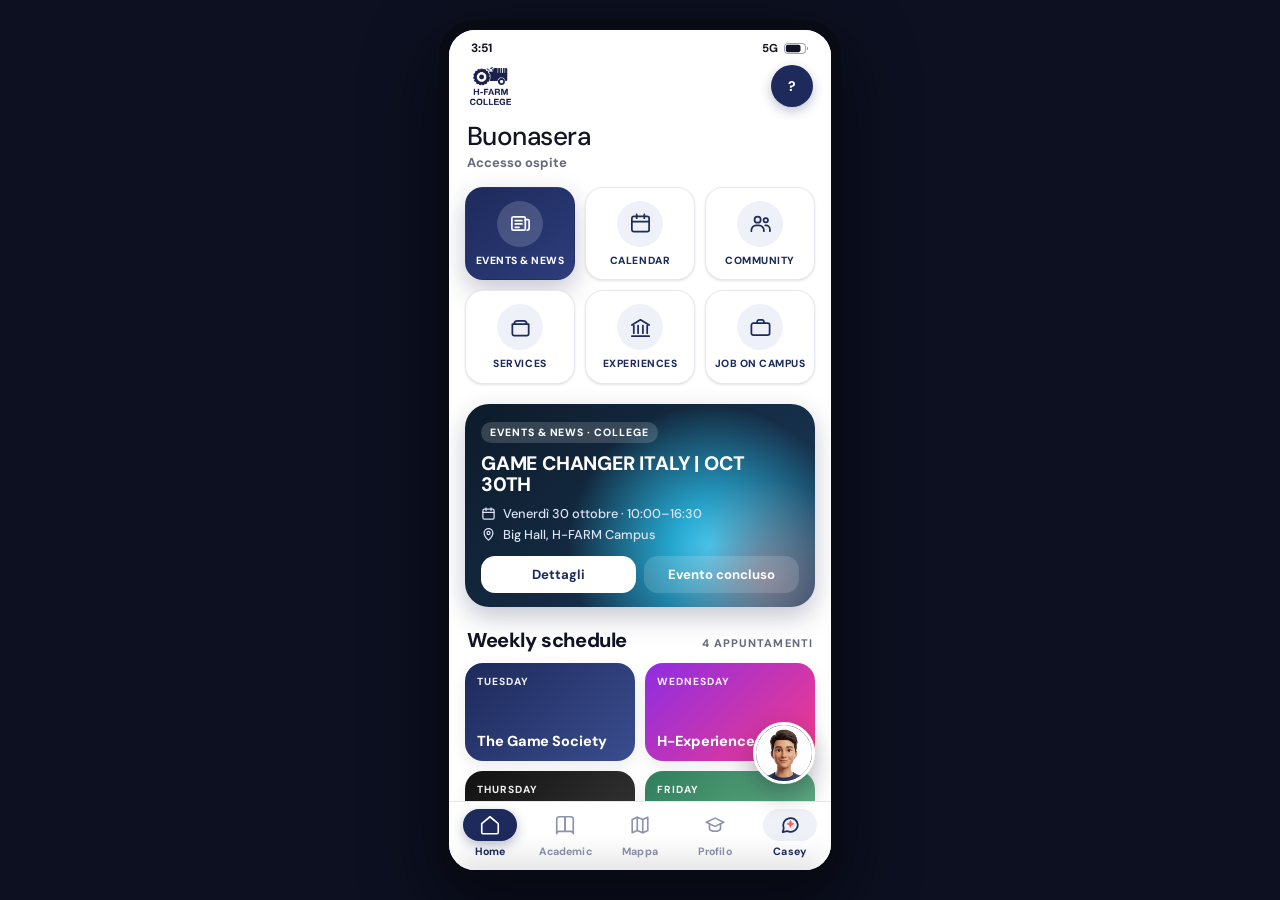
<file: app-blu.html>
<!doctype html>
<html lang="it">
<head>
<meta charset="utf-8">
<meta name="viewport" content="width=device-width, initial-scale=1, viewport-fit=cover">
<meta name="theme-color" content="#ffffff">
<title>H-FARM College — App</title>
<style>
@font-face{font-family:'DM Sans';font-style:normal;font-weight:400;font-display:swap;src:url([data-uri]) format('woff2')}
@font-face{font-family:'DM Sans';font-style:normal;font-weight:500;font-display:swap;src:url([data-uri]) format('woff2')}
@font-face{font-family:'DM Sans';font-style:normal;font-weight:700;font-display:swap;src:url([data-uri]) format('woff2')}
@font-face{font-family:'DM Sans';font-style:normal;font-weight:800;font-display:swap;src:url([data-uri]) format('woff2')}
/* =====================================================================
   Casey · design system condiviso tra app rossa (H-FARM Campus) e app blu
   (H-FARM College). Stesso contenitore dell'MVP: telefono pulito su sfondo
   scuro, solo la barra di stato minimale.
   ===================================================================== */
:root{
  --ink:#121426; --ink2:#4A4D63; --mute:#676A7E; --line:#E7E7EE; --soft:#F3F3F7; --soft2:#EEEFF5;
  --navy:#21264D; --navy2:#2E3570; --college:#1D2A5B; --college2:#2B3A74;
  --red:#E4342A; --red-d:#C32B22; --cred:#B3263A; --green:#14A06B; --amber:#E39A1C; --coral:#F4625C;
  --page:#0C1020;
  --sh1:0 1px 2px rgba(16,24,40,.05),0 1px 3px rgba(16,24,40,.07);
  --sh2:0 6px 16px rgba(20,20,40,.08);
  --sh3:0 10px 26px rgba(33,38,77,.26);
  --r-card:20px;
  font-synthesis:none;
}
*{box-sizing:border-box;margin:0;padding:0}
html,body{height:100%}
body{font-family:'DM Sans',system-ui,-apple-system,'Segoe UI',Roboto,sans-serif;color:var(--ink);background:var(--page);
  -webkit-font-smoothing:antialiased;-webkit-tap-highlight-color:transparent;
  min-height:100vh;display:flex;align-items:center;justify-content:center;padding:20px 12px}
button{font:inherit;color:inherit;background:none;border:0;cursor:pointer;text-align:inherit}
input,textarea,select{font:inherit;color:inherit}
img{display:block}
a{color:inherit}
[hidden]{display:none!important}
.sr{position:absolute;width:1px;height:1px;overflow:hidden;clip:rect(0 0 0 0);white-space:nowrap}

/* ---------- contenitore del telefono (come nell'MVP) ---------- */
.phone{width:402px;max-width:100%;height:860px;max-height:calc(100vh - 40px);background:#fff;border-radius:36px;
  overflow:hidden;display:flex;flex-direction:column;position:relative;isolation:isolate;
  box-shadow:0 26px 70px rgba(0,0,0,.55);border:10px solid #080B14}
.sb{flex:0 0 auto;display:flex;justify-content:space-between;align-items:center;padding:10px 22px 4px;font-size:12px;font-weight:700;color:var(--ink);background:#fff;position:relative;z-index:5}
.sb .sbi{display:flex;align-items:center;gap:6px;font-size:11.5px;letter-spacing:.02em}
.sb .sbi svg{height:11px;width:auto;display:block}
.app{position:relative;flex:1;min-height:0}
.view{position:absolute;inset:0;display:flex;flex-direction:column;background:#fff;transition:transform .32s cubic-bezier(.2,.8,.2,1);will-change:transform}
.view.off-right{transform:translateX(102%);visibility:hidden;transition:transform .32s cubic-bezier(.2,.8,.2,1),visibility 0s .32s}
.scroll{flex:1;min-height:0;overflow-y:auto;overflow-x:hidden;-webkit-overflow-scrolling:touch;scrollbar-width:none;overscroll-behavior:contain}
.scroll::-webkit-scrollbar{display:none}

/* splash */
.splash{position:absolute;inset:0;background:#fff;z-index:300;display:flex;flex-direction:column;align-items:center;justify-content:center;gap:28px;transition:opacity .45s}
.splash.go{opacity:0;pointer-events:none}
.splash img{width:148px;height:auto}
.splash .spin{width:28px;height:28px;border-radius:50%;border:3px solid var(--soft2);border-top-color:var(--brand,var(--navy));animation:sp .85s linear infinite}
@keyframes sp{to{transform:rotate(360deg)}}

/* pulsante flottante di Casey */
.caseyb{position:absolute;right:16px;bottom:18px;width:62px;height:62px;z-index:40;transition:transform .2s,opacity .2s}
.caseyb .ph{display:block;width:100%;height:100%;border-radius:50%;overflow:hidden;background:#fff;border:3px solid #fff;box-shadow:0 10px 26px rgba(16,20,40,.32)}
.caseyb img{width:100%;height:100%;object-fit:cover;object-position:50% 30%}
.caseyb .bd{position:absolute;top:-2px;right:-2px;min-width:19px;height:19px;border-radius:10px;background:var(--red);border:2.5px solid #fff;color:#fff;font-size:10px;font-weight:800;display:flex;align-items:center;justify-content:center;padding:0 3px}
.caseyb:active{transform:scale(.94)}
.caseyb.gone{opacity:0;pointer-events:none;transform:scale(.8)}

/* toast */
.toast{position:absolute;left:50%;bottom:96px;transform:translateX(-50%) translateY(16px);background:rgba(18,20,38,.94);color:#fff;font-size:13px;font-weight:600;padding:10px 14px;border-radius:14px;z-index:250;opacity:0;transition:.25s;max-width:320px;text-align:center;pointer-events:none;line-height:1.35}
.toast.show{opacity:1;transform:translateX(-50%) translateY(0)}

/* foglio dal basso (fonti, QR, moduli) */
.bsw{position:absolute;inset:0;z-index:200;pointer-events:none}
.bsw .dim{position:absolute;inset:0;background:rgba(10,12,30,.42);opacity:0;transition:.25s}
.bsw .bs{position:absolute;left:0;right:0;bottom:0;background:#fff;border-radius:26px 26px 0 0;padding:10px 18px 26px;transform:translateY(100%);transition:transform .3s cubic-bezier(.2,.8,.2,1);max-height:82%;overflow:auto;box-shadow:0 -12px 30px rgba(0,0,0,.12)}
.bsw.open{pointer-events:auto}
.bsw.open .dim{opacity:1}
.bsw.open .bs{transform:none}
.bs .grab{width:40px;height:5px;border-radius:5px;background:#D5D6DE;margin:0 auto 12px}
.bs h4{font-size:18px;line-height:1.2}
.bs .kick{font-size:11px;font-weight:800;letter-spacing:.1em;text-transform:uppercase;color:var(--cred);margin-bottom:4px}
.bs blockquote{margin-top:12px;border-left:3px solid var(--navy);padding:8px 12px;background:#F6F7FB;border-radius:0 12px 12px 0;font-size:14px;line-height:1.5}
.bs .bsn{font-size:12.5px;color:var(--ink2);margin-top:10px;line-height:1.45}
.bs .abtn{margin-top:14px;width:100%}
.bs .abtn+.abtn{margin-top:8px}
.bigqr{display:grid;place-items:center;margin:16px 0 6px}
.bigqr svg{border-radius:12px;box-shadow:0 0 0 10px #fff,0 0 0 11px var(--line)}

/* foglio della chat reale (college.html), gestito da app-auth-shell.js */
.sheet{position:absolute;inset:0;background:rgba(16,24,40,.45);display:flex;align-items:flex-end;z-index:280}
.sheet.off{display:none}
.inner{background:#fff;width:100%;max-height:94%;border-radius:22px 22px 0 0;display:flex;flex-direction:column;animation:up .34s cubic-bezier(.2,.8,.3,1)}
@keyframes up{from{transform:translateY(100%)}to{transform:none}}

/* ---------- messaggi ---------- */
.msg{display:flex;gap:8px;align-items:flex-end;max-width:100%}
.msg.anim{animation:pop .28s ease}
.msg .fa{width:28px;height:28px;border-radius:50%;overflow:hidden;flex:0 0 28px;background:#fff;border:1px solid var(--line)}
.msg .fa img{width:100%;height:100%;object-fit:cover;object-position:50% 25%}
.bub{max-width:84%;background:var(--soft);border-radius:20px 20px 20px 6px;padding:10px 13px;font-size:14.4px;line-height:1.42;color:var(--ink);overflow-wrap:anywhere}
.bub p+p{margin-top:6px}
.bub b{font-weight:700}
.msg.me{justify-content:flex-end}
.msg.me .bub{background:var(--navy);color:#fff;border-radius:20px 20px 6px 20px}
.msg.me .bub .meta{color:#B9BDE3}
.meta{font-size:10.5px;color:var(--mute);margin-top:4px;text-align:right}
.src{display:inline-flex;align-items:center;gap:5px;margin-top:8px;margin-right:4px;font-size:11.5px;font-weight:700;color:var(--navy);background:#fff;border:1px solid #DADDF0;padding:4px 9px;border-radius:20px;text-align:left;line-height:1.2}
.src svg{width:13px;height:13px;flex:0 0 13px}
.src:hover{border-color:var(--navy)}
.acts{display:flex;flex-direction:column;gap:7px;margin-top:10px}
.acts.row{flex-direction:row;flex-wrap:wrap}
.abtn{display:flex;align-items:center;gap:8px;justify-content:center;padding:11px 12px;border-radius:14px;font-weight:700;font-size:14px;background:#fff;border:1px solid #DADDF0;color:var(--navy);text-align:center;transition:.15s;text-decoration:none}
.abtn:hover{border-color:var(--navy)}
.abtn.pri{background:var(--navy);border-color:var(--navy);color:#fff}
.abtn.red{background:var(--cred);border-color:var(--cred);color:#fff}
.abtn svg{width:17px;height:17px;flex:0 0 17px}
.abtn[disabled]{opacity:.45;pointer-events:none}
.abtn.picked[disabled]{opacity:1}
.abtn.picked{background:#E2F6EC;border-color:#9BD9BC;color:#0B6E48}
.slot{justify-content:flex-start;text-align:left;gap:10px}
.slot .sl{display:flex;flex-direction:column;line-height:1.25}
.slot .sl small{font-weight:600;color:var(--ink2);font-size:12px}
.card{background:#fff;border:1px solid var(--line);border-radius:16px;padding:12px;margin-top:10px}
.card .ct{display:flex;align-items:center;gap:8px;font-weight:800;font-size:13.5px}
.card .ct .ok{width:22px;height:22px;border-radius:50%;background:var(--green);color:#fff;display:grid;place-items:center}
.card .ct .ok svg{width:13px;height:13px}
.card .ct>svg{width:18px;height:18px;flex:0 0 18px;color:var(--navy)}
.card dl{display:grid;grid-template-columns:auto 1fr;gap:4px 12px;margin-top:8px;font-size:13px}
.card dt{color:var(--mute);font-weight:600}
.card dd{font-weight:600}
.office{display:flex;gap:10px;align-items:center}
.office .oi{width:38px;height:38px;border-radius:12px;background:#E8EAF6;color:var(--navy);display:grid;place-items:center;flex:0 0 38px;font-weight:800;font-size:13px}
.office b{display:block;font-size:14px}
.office small{display:block;font-size:12px;color:var(--ink2);line-height:1.3}
.office code{font-family:inherit;font-weight:700;color:var(--navy);font-size:12.5px;display:block;margin-top:2px}
.mail{font-size:13px;line-height:1.45;white-space:pre-wrap;color:var(--ink);background:#FAFAFC;border-radius:12px;padding:10px;margin-top:8px;border:1px dashed #D9DBE8}
.proto{font-size:11px;color:var(--mute);margin-top:8px;line-height:1.35}
.qrmini{display:grid;place-items:center;margin-top:10px}
.typing{display:flex;gap:4px;padding:4px 2px}
.typing i{width:7px;height:7px;border-radius:50%;background:#A3A6BA;display:block;animation:bl 1s infinite}
.typing i:nth-child(2){animation-delay:.15s}.typing i:nth-child(3){animation-delay:.3s}
.pill{display:inline-flex;align-items:center;gap:5px;font-size:11px;font-weight:700;padding:3px 8px;border-radius:20px;white-space:nowrap}
.pill.green{background:#E2F6EC;color:#0B6E48}
.pill.navy{background:#E8EAF6;color:var(--navy)}
.pill.grey{background:var(--soft);color:var(--ink2)}
.pill.amber{background:#FFF1DA;color:#8A5300}

/* eventi nella chat: sempre in colonna, mai caroselli */
.evc{border:1px solid var(--line);border-radius:16px;overflow:hidden;background:#fff;margin-top:10px}
.evc-top{padding:10px 12px;color:#fff}
.evc-top b{display:block;font-size:15px;line-height:1.2;margin-top:5px;font-weight:800}
.evc-tag{display:inline-block;font-size:9.5px;font-weight:800;letter-spacing:.08em;text-transform:uppercase;background:rgba(0,0,0,.28);padding:2px 7px;border-radius:20px}
.evc-body{padding:9px 12px 11px}
.evc-row{display:flex;gap:7px;align-items:flex-start;font-size:12.8px;color:var(--ink2);line-height:1.35;margin-top:3px}
.evc-row svg{width:14px;height:14px;flex:0 0 14px;margin-top:2px;color:var(--navy)}
.evc-acts{display:flex;gap:6px;margin-top:9px}
.evc-acts .abtn{flex:1;padding:8px;font-size:12.8px;border-radius:12px;gap:5px}
.evc-acts .abtn svg{width:14px;height:14px;flex:0 0 14px}
.e1{background:radial-gradient(circle at 80% 20%,#FF8A00 0%,rgba(255,138,0,0) 45%),linear-gradient(135deg,#1B1F3B,#3A2A6B)}
.e2{background:radial-gradient(circle at 20% 30%,#FF5E62 0%,rgba(255,94,98,0) 50%),linear-gradient(135deg,#2B1E1E,#7A2E2E)}
.e3{background:radial-gradient(circle at 70% 70%,#2BD2FF 0%,rgba(43,210,255,0) 50%),linear-gradient(135deg,#0D1B2A,#1B3A5B)}
.e4{background:radial-gradient(circle at 30% 70%,#F9D423 0%,rgba(249,212,35,0) 50%),linear-gradient(135deg,#3B2B12,#7A5A1E)}
.e5{background:radial-gradient(circle at 75% 30%,#8C6CFF 0%,rgba(140,108,255,0) 50%),linear-gradient(135deg,#241C44,#3A2E6B)}

/* suggerimenti: vanno a capo, niente scorrimento orizzontale */
.chips{display:flex;flex-wrap:wrap;gap:7px;padding:8px 14px 6px;flex:0 0 auto}
.chip{padding:7px 11px;border-radius:20px;border:1px solid #DADDF0;font-size:12.6px;font-weight:600;color:var(--navy);background:#fff;line-height:1.25;max-width:100%}
.chip:hover{border-color:var(--navy)}
.chip.hot{background:#E8EAF6;border-color:#E8EAF6}

@keyframes pop{from{opacity:0;transform:translateY(6px)}to{opacity:1;transform:none}}
@keyframes bl{0%,80%,100%{opacity:.25;transform:translateY(0)}40%{opacity:1;transform:translateY(-3px)}}
@keyframes ping{0%{box-shadow:0 0 0 0 rgba(179,38,58,.5)}100%{box-shadow:0 0 0 7px rgba(179,38,58,0)}}
@keyframes ring{0%{transform:scale(.9);opacity:1}100%{transform:scale(1.35);opacity:0}}
@keyframes glow{0%,100%{box-shadow:var(--sh3)}50%{box-shadow:0 10px 34px rgba(179,38,58,.42)}}

:focus{outline:none}
:focus-visible{outline:2.5px solid #5B6BFF;outline-offset:2px;border-radius:10px}
@media (prefers-reduced-motion:reduce){*,*::before,*::after{animation-duration:.01ms!important;animation-iteration-count:1!important;transition-duration:.01ms!important;scroll-behavior:auto!important}}

/* ---------- su un telefono vero l'app occupa tutto lo schermo ---------- */
@media (max-width:500px){
  body{padding:0;display:block;background:#fff}
  .phone{width:100%;height:100vh;height:100dvh;max-height:none;border:0;border-radius:0;box-shadow:none}
  .sb{display:none}
}

/* =====================================================================
   App blu · H-FARM College
   Stesso design system dell'app rossa, nel blu del College.
   ===================================================================== */
body{--brand:var(--college);--navy:#1D2A5B;--navy2:#2B3A74;--tint:#EEF1F8;--tint2:#E2E7F3}
.splash img{width:150px}

/* ---------- intestazione ---------- */
.ahdr{flex:0 0 auto;display:flex;align-items:center;justify-content:space-between;gap:10px;padding:4px 18px 8px;background:#fff;position:relative;z-index:6}
.ahdr .logo img{height:44px;width:auto}
.avbtn{width:42px;height:42px;border-radius:50%;background:var(--navy);color:#fff;display:grid;place-items:center;font-size:14px;font-weight:800;letter-spacing:.02em;box-shadow:0 4px 12px rgba(29,42,91,.28);transition:box-shadow .2s}
.avbtn[aria-current="page"]{box-shadow:0 0 0 3px #fff,0 0 0 5px var(--navy)}

/* ---------- viste delle sezioni ---------- */
.view[hidden]{display:none!important}
.tpad{padding-bottom:110px}
.greet{padding:6px 18px 0;font-size:26px;line-height:1.12;font-weight:500;letter-spacing:-.02em}
.greet b{font-weight:800}
.greet small{display:block;font-size:13px;font-weight:600;color:var(--mute);letter-spacing:0;margin-top:5px}

/* le sei icone rapide (come l'app originale, nello stile nuovo) */
.qgrid{display:grid;grid-template-columns:repeat(3,1fr);gap:10px;padding:16px 16px 2px}
.qt{display:flex;flex-direction:column;align-items:center;justify-content:flex-start;gap:8px;padding:13px 4px 12px;border-radius:18px;background:#fff;border:1px solid var(--line);box-shadow:var(--sh1);transition:transform .15s,background .2s,box-shadow .2s,border-color .2s;min-width:0}
.qt .ib{width:46px;height:46px;border-radius:50%;display:grid;place-items:center;background:var(--tint);color:var(--navy);transition:background .2s,color .2s}
.qt .ib svg{width:23px;height:23px}
.qt .l{font-size:10.4px;font-weight:800;color:var(--navy);text-align:center;line-height:1.2;letter-spacing:.05em;text-transform:uppercase}
.qt[aria-pressed="true"]{background:linear-gradient(140deg,#1D2A5B,#2E3D7C);border-color:transparent;box-shadow:var(--sh3)}
.qt[aria-pressed="true"] .ib{background:rgba(255,255,255,.16);color:#fff}
.qt[aria-pressed="true"] .l{color:#fff}
.qt:active{transform:scale(.97)}

.shead{display:flex;align-items:baseline;justify-content:space-between;gap:10px;padding:22px 18px 11px}
.shead h3{font-size:20px;font-weight:800;letter-spacing:-.02em;line-height:1.15}
.shead .k{font-size:11px;font-weight:800;letter-spacing:.1em;text-transform:uppercase;color:var(--mute);white-space:nowrap}

/* Game Changer Italy */
.gci{display:block;margin:18px 16px 0;border-radius:24px;color:#fff;padding:16px 16px 14px;position:relative;overflow:hidden;box-shadow:var(--sh3);text-align:left}
.gci::after{content:"";position:absolute;right:-50px;bottom:-70px;width:200px;height:200px;border-radius:50%;background:radial-gradient(circle,rgba(244,98,92,.42),rgba(244,98,92,0) 70%);pointer-events:none}
.gci .kk{position:relative;z-index:1;display:inline-flex;font-size:10.5px;font-weight:800;letter-spacing:.09em;text-transform:uppercase;background:rgba(255,255,255,.16);padding:4px 9px;border-radius:20px}
.gci .tt{position:relative;z-index:1;display:block;font-size:19.5px;font-weight:800;line-height:1.1;letter-spacing:-.01em;margin-top:10px}
.gci .mt{position:relative;z-index:1;display:flex;flex-direction:column;gap:4px;margin-top:9px;font-size:12.8px;color:#DCE3F5;font-weight:500}
.gci .mt span{display:flex;align-items:center;gap:7px}
.gci .mt svg{width:15px;height:15px;flex:0 0 15px}
.gci .go{position:relative;z-index:1;display:flex;gap:8px;margin-top:13px}
.gci .go>*{flex:1;padding:10px 8px;border-radius:14px;font-weight:700;font-size:13.2px;text-align:center;background:rgba(255,255,255,.14);color:#fff;display:flex;align-items:center;justify-content:center;gap:6px;text-decoration:none}
.gci .go .w{background:#fff;color:var(--navy)}
.gci .go svg{width:15px;height:15px;flex:0 0 15px}
.gci .go img{width:20px;height:20px;border-radius:50%;object-fit:cover;object-position:50% 25%}

/* weekly schedule: griglia 2x2, solo verticale */
.week{display:grid;grid-template-columns:1fr 1fr;gap:10px;padding:0 16px}
.wk{border-radius:18px;min-height:98px;padding:12px 12px 11px;color:#fff;display:flex;flex-direction:column;justify-content:space-between;gap:10px;box-shadow:var(--sh2);text-align:left;transition:transform .15s;position:relative;overflow:hidden}
.wk:active{transform:scale(.98)}
.wk .d{font-size:10.3px;font-weight:800;letter-spacing:.1em;text-transform:uppercase;opacity:.92}
.wk b{font-size:14.5px;line-height:1.15;font-weight:800;letter-spacing:-.005em}

/* sottoschede (Students / College / H-FARM ...) */
.stabs{display:flex;gap:4px;margin:20px 16px 14px;background:var(--soft);border-radius:14px;padding:3px}
.stabs button{flex:1;padding:8px 4px;border-radius:11px;font-size:13px;font-weight:700;color:var(--ink2);text-align:center;transition:background .2s,color .2s}
.stabs button[aria-selected="true"]{background:#fff;color:var(--navy);box-shadow:0 1px 4px rgba(0,0,0,.08)}
.stabs.first{margin-top:4px}

.g2{display:grid;grid-template-columns:1fr 1fr;gap:14px 12px;padding:0 16px}
.gc{display:block;text-align:left;min-width:0}
.gc .ph{height:104px;border-radius:18px;display:flex;align-items:flex-end;padding:11px 12px;color:#fff;font-size:11.8px;font-weight:700;line-height:1.3;box-shadow:var(--sh2);transition:transform .15s}
.gc:active .ph{transform:scale(.98)}
.gc .cp{display:block;font-size:11.8px;font-weight:800;color:var(--navy);margin-top:8px;line-height:1.25;letter-spacing:.04em;text-transform:uppercase;overflow-wrap:anywhere}

.lst{margin:0 16px;background:#fff;border:1px solid var(--line);border-radius:18px;overflow:hidden;box-shadow:var(--sh1)}
.row{display:flex;align-items:center;gap:12px;padding:13px 14px;border-bottom:1px solid var(--line);width:100%;text-align:left;background:#fff;transition:background .15s}
.row:last-child{border-bottom:0}
.row:hover{background:#FAFBFE}
.row .ri{width:34px;height:34px;border-radius:11px;background:var(--tint);color:var(--navy);display:grid;place-items:center;flex:none}
.row .ri svg{width:18px;height:18px}
.row .rt{flex:1;min-width:0;font-size:14px;font-weight:600;line-height:1.3}
.row .rt small{display:block;font-size:12px;color:var(--mute);font-weight:500;margin-top:2px}
.row .ra{width:28px;height:28px;border-radius:50%;background:var(--soft);display:grid;place-items:center;flex:none;color:var(--navy)}
.row .ra svg{width:14px;height:14px}
.lst+.lst{margin-top:12px}
.ltitle{padding:4px 18px 10px;font-size:17px;font-weight:800;letter-spacing:-.01em}

.note{margin:0 16px;background:#FFF1DA;color:#8A5300;border-radius:16px;padding:14px 16px;font-size:14px;font-weight:600;line-height:1.4}
.askrow{display:flex;flex-wrap:wrap;gap:8px;margin:12px 16px 0}
.askb{display:inline-flex;align-items:center;gap:7px;padding:8px 12px 8px 8px;border-radius:20px;background:var(--tint);color:var(--navy);font-size:12.8px;font-weight:700}
.askb img{width:22px;height:22px;border-radius:50%;object-fit:cover;object-position:50% 25%;background:var(--navy)}

/* calendario (Pronote) */
.bigic{width:116px;height:116px;border-radius:50%;background:linear-gradient(135deg,#F4625C,#F98C63);display:grid;place-items:center;margin:22px auto 14px;box-shadow:0 12px 26px rgba(244,98,92,.32)}
.ctr{text-align:center;padding:0 24px}
.ctr .t{font-size:22px;font-weight:800;letter-spacing:.05em}
.ctr .ds{font-size:13.6px;color:var(--ink2);margin-top:6px;line-height:1.45}
.ctr .acts{align-items:center}
.ctr .abtn{width:100%;max-width:280px}

/* mappa */
.msearch{display:flex;align-items:center;gap:10px;margin:6px 16px 0;background:var(--soft);border-radius:14px;padding:12px 14px;font-size:14px;color:var(--mute)}
.msearch svg{width:18px;height:18px;flex:none}
.mchips{display:flex;flex-wrap:wrap;gap:8px;margin:12px 16px}
.mchips button{border:1px solid #DADDF0;border-radius:999px;padding:7px 14px;font-size:13px;font-weight:700;background:#fff;color:var(--navy);transition:.15s}
.mchips button[aria-pressed="true"]{background:var(--navy);color:#fff;border-color:var(--navy)}
.mapbox{margin:0 16px;border-radius:20px;overflow:hidden;box-shadow:var(--sh2);border:1px solid var(--line)}
.mapbox svg{display:block;width:100%;height:auto}
.mapbox .pin{transition:opacity .2s}
.mapbox .pin.dim{opacity:.25}
.minfo{display:flex;gap:12px;margin:14px 16px 0;padding:12px;border-radius:18px;background:#fff;border:1px solid var(--line);box-shadow:var(--sh1);align-items:flex-start}
.minfo .mi{width:84px;height:64px;border-radius:12px;flex:none;background:linear-gradient(135deg,#6B8E4E,#A3B86C);display:grid;place-items:center;color:#fff}
.minfo .mi svg{width:26px;height:26px}
.minfo b{display:block;font-size:16px;font-weight:800}
.minfo p{font-size:13px;color:var(--ink2);line-height:1.4;margin-top:3px}

/* profilo */
.pcover{margin:6px 16px 0;height:150px;border-radius:24px;background:radial-gradient(circle at 85% 15%,rgba(244,98,92,.38),rgba(244,98,92,0) 45%),linear-gradient(135deg,#1D2A5B,#4D5E9E);position:relative;box-shadow:var(--sh3)}
.pcover .dl{position:absolute;top:12px;right:12px;display:inline-flex;align-items:center;gap:6px;background:rgba(255,255,255,.18);color:#fff;border-radius:999px;padding:7px 12px;font-size:12.5px;font-weight:700}
.pcover .dl svg{width:15px;height:15px}
.pav{position:absolute;left:50%;bottom:-44px;transform:translateX(-50%);width:92px;height:92px;border-radius:50%;background:#fff;color:var(--navy);display:grid;place-items:center;font-size:30px;font-weight:800;border:4px solid #fff;box-shadow:0 8px 20px rgba(16,24,60,.22)}
.pname{text-align:center;font-size:21px;font-weight:800;margin-top:54px;letter-spacing:-.01em}
.prole{text-align:center;font-size:13px;color:var(--ink2);margin-top:3px}
.pbox{margin:6px 16px 0;border:1px solid var(--line);border-radius:20px;padding:4px 14px 2px;box-shadow:var(--sh1);background:#fff}
.pbox .stabs{margin:10px 0 14px}
.pbox .lst{margin:0 0 12px;box-shadow:none}
.fld{margin-bottom:14px}
.fld .lb{font-size:12px;color:var(--mute);font-weight:600}
.fld .vl{font-size:14.5px;font-weight:700;margin-top:2px;overflow-wrap:anywhere}
.fsec{font-size:15px;font-weight:800;margin:4px 0 8px}

/* ---------- barra inferiore: 5 voci, l'ultima è Casey ---------- */
.nav{flex:0 0 auto;display:flex;justify-content:space-around;align-items:flex-start;padding:7px 4px 12px;border-top:1px solid var(--line);background:rgba(255,255,255,.97);position:relative;z-index:30}
.nav button{flex:1;display:flex;flex-direction:column;align-items:center;gap:3px;min-width:0;color:#8C93AB;padding:0 2px}
.nav .ni{width:54px;height:32px;border-radius:16px;display:grid;place-items:center;transition:background .2s,color .2s,box-shadow .2s}
.nav .ni svg{width:22px;height:22px}
.nav .nl{font-size:10.6px;font-weight:700;letter-spacing:.01em;white-space:nowrap}
.nav button[aria-current="page"]{color:var(--navy)}
.nav button[aria-current="page"] .ni{background:var(--navy);color:#fff;box-shadow:0 4px 12px rgba(29,42,91,.3)}
.nav .cnav{color:var(--navy)}
.nav .cnav .ni{background:var(--tint)}
.nav svg .spark{fill:var(--coral);stroke:var(--coral)}

/* pulsante flottante di Casey: solo nella Home, sopra la barra */
.caseyb{bottom:86px}
.caseyb .ph{background:var(--navy)}

/* ---------- vista di Casey (5a voce) ---------- */
.cv{background:#fff}
.chead{flex:0 0 auto;display:flex;align-items:center;gap:10px;padding:6px 12px 10px;border-bottom:1px solid var(--line);background:#fff}
.cava{position:relative;flex:0 0 46px;width:46px;height:46px}
.cava .im{display:block;width:46px;height:46px;border-radius:50%;overflow:hidden;background:var(--navy);box-shadow:0 0 0 2px #fff,0 0 0 4px #CDEBDD}
.cava img{width:100%;height:100%;object-fit:cover;object-position:50% 25%}
.cava i{position:absolute;right:-1px;bottom:1px;width:13px;height:13px;border-radius:50%;background:var(--green);border:2.5px solid #fff}
.cwho{flex:1;min-width:0}
.cwho b{display:block;font-size:17px;line-height:1.15}
.cwho small{display:flex;align-items:center;gap:5px;font-size:11.8px;color:#0B7A50;font-weight:700;margin-top:2px;white-space:nowrap;overflow:hidden;text-overflow:ellipsis}
.cwho small span{color:var(--mute);font-weight:600;overflow:hidden;text-overflow:ellipsis}
.hbtn{height:36px;min-width:36px;padding:0 11px;border-radius:18px;background:var(--tint);color:var(--navy);font-size:12px;font-weight:800;display:flex;align-items:center;justify-content:center;gap:6px;flex:none}
.hbtn svg{width:17px;height:17px}
.hbtn.icon{padding:0;width:36px}
.hbtn[aria-pressed="true"]{background:var(--navy);color:#fff}
.cbody{flex:1;min-height:0;display:flex;position:relative}

/* colonna sinistra: storico */
.hist{width:132px;flex:0 0 132px;border-right:1px solid var(--line);background:#F6F7FB;display:flex;flex-direction:column;min-height:0;overflow:hidden;transition:flex-basis .28s cubic-bezier(.2,.8,.2,1),width .28s cubic-bezier(.2,.8,.2,1)}
.cbody.nohist .hist{width:0;flex-basis:0;border-right-width:0}
.hin{width:132px;display:flex;flex-direction:column;min-height:0;flex:1}
.hnew{margin:10px 8px 4px;display:flex;align-items:center;justify-content:center;gap:6px;padding:9px 8px;border-radius:13px;background:var(--navy);color:#fff;font-size:12.4px;font-weight:800;box-shadow:0 4px 12px rgba(29,42,91,.25);flex:none}
.hnew svg{width:15px;height:15px}
.hlist{flex:1;min-height:0;overflow-y:auto;overflow-x:hidden;padding:2px 6px 8px;scrollbar-width:none}
.hlist::-webkit-scrollbar{display:none}
.hgrp{font-size:9.8px;font-weight:800;letter-spacing:.09em;text-transform:uppercase;color:var(--mute);padding:11px 6px 4px}
.hit{display:block;width:100%;text-align:left;padding:8px;border-radius:12px;margin-bottom:2px;transition:background .15s}
.hit b{display:-webkit-box;-webkit-line-clamp:2;-webkit-box-orient:vertical;overflow:hidden;font-size:12.3px;line-height:1.28;font-weight:700;color:var(--ink);overflow-wrap:anywhere}
.hit small{display:block;font-size:10.6px;color:var(--mute);margin-top:3px;white-space:nowrap;overflow:hidden;text-overflow:ellipsis}
.hit:hover{background:#ECEFF7}
.hit[aria-current="true"]{background:#fff;box-shadow:var(--sh1),inset 3px 0 0 var(--navy)}
.hempty{font-size:11.5px;color:var(--mute);padding:10px 6px;line-height:1.4}
.hfoot{flex:none;padding:8px 10px 10px;border-top:1px solid var(--line);font-size:10.4px;color:var(--mute);line-height:1.35}
.hfoot button{display:block;color:var(--navy);font-weight:800;font-size:11px;margin-top:3px;text-decoration:underline;text-underline-offset:2px}

/* area destra: chat */
.chat{flex:1;min-width:0;display:flex;flex-direction:column;min-height:0;background:#fff}
.ctop{flex:0 0 auto;display:flex;align-items:center;gap:8px;padding:7px 8px 7px 12px;border-bottom:1px solid var(--line)}
.ctop .tt{flex:1;min-width:0}
.ctop .tt b{display:block;font-size:13px;line-height:1.2;white-space:nowrap;overflow:hidden;text-overflow:ellipsis}
.ctop .tt small{display:block;font-size:10.8px;color:var(--mute);margin-top:1px;white-space:nowrap;overflow:hidden;text-overflow:ellipsis}
.ctop .hbtn{height:30px;min-width:30px;border-radius:15px}
.ctop .hbtn svg{width:15px;height:15px}
#cScroll{position:relative}
.thread{padding:12px 10px 10px;display:flex;flex-direction:column;gap:10px}
.chat .bub{font-size:13.6px;padding:9px 11px;max-width:86%}
.chat .msg .fa{width:24px;height:24px;flex:0 0 24px}
.chat .msg{gap:6px}
.chat .abtn{font-size:13px;padding:9px 10px;border-radius:12px}
.chat .card{padding:10px}
.chat .evc-acts{flex-direction:column}
.chat .evc-acts .abtn{flex:none;font-size:12.6px}
.day{align-self:center;font-size:10.8px;font-weight:700;color:var(--mute);background:var(--soft);padding:3px 10px;border-radius:20px}
.welcome{padding:22px 14px 14px;text-align:center}
.welcome .wf{width:78px;height:78px;border-radius:50%;margin:0 auto 12px;overflow:hidden;background:var(--navy);box-shadow:0 0 0 4px #fff,0 0 0 6px var(--tint2),var(--sh2)}
.welcome .wf img{width:100%;height:100%;object-fit:cover;object-position:50% 25%}
.welcome h4{font-size:17px;line-height:1.25}
.welcome p{font-size:12.8px;color:var(--ink2);line-height:1.45;margin-top:6px}
.sugg{display:flex;flex-direction:column;gap:7px;margin-top:14px;text-align:left}
.sugg button{padding:9px 11px;border-radius:14px;border:1px solid #DADDF0;font-size:12.6px;font-weight:600;color:var(--navy);background:#fff;line-height:1.3;transition:border-color .15s,background .15s}
.sugg button:hover{border-color:var(--navy);background:#FAFBFE}
.welcome .hint{font-size:11px;color:var(--mute);margin-top:12px;line-height:1.4}
.inbar{flex:0 0 auto;display:flex;align-items:center;gap:7px;padding:8px 8px 10px;border-top:1px solid var(--line);background:#fff}
.inw{flex:1;min-width:0;position:relative}
.inw input{width:100%;border:1px solid transparent;background:var(--soft);border-radius:21px;padding:10px 38px 10px 13px;font-size:14px;outline:none;transition:border-color .15s,background .15s}
.inw input:focus{border-color:#C9CFE6;background:#fff}
.mic{position:absolute;right:4px;top:50%;transform:translateY(-50%);width:32px;height:32px;border-radius:50%;display:grid;place-items:center;color:var(--navy)}
.mic svg{width:18px;height:18px}
.mic.on{background:var(--cred);color:#fff}
.mic.on::after{content:"";position:absolute;inset:-4px;border-radius:50%;border:2px solid var(--cred);animation:ring 1.2s infinite}
.send{width:40px;height:40px;border-radius:50%;background:var(--navy);color:#fff;display:grid;place-items:center;flex:0 0 40px;box-shadow:0 4px 12px rgba(29,42,91,.3);transition:opacity .15s}
.send svg{width:18px;height:18px}
.send[disabled]{opacity:.45;box-shadow:none}

/* telefoni stretti: la colonna dello storico si stringe un po' */
@media (max-width:370px){
  .hist,.hin{width:116px;flex-basis:116px}
  .hnew{font-size:11.6px;gap:4px}
  .nav .ni{width:48px}
}
@media (max-width:500px){
  .ahdr{padding-top:calc(6px + env(safe-area-inset-top,0px))}
  .chead{padding-top:calc(8px + env(safe-area-inset-top,0px))}
  .nav{padding-bottom:calc(10px + env(safe-area-inset-bottom,0px))}
  .caseyb{bottom:calc(86px + env(safe-area-inset-bottom,0px))}
}

</style>
<link rel="stylesheet" href="app-auth-shell.css"><link rel="stylesheet" href="student-access.css"><link rel="stylesheet" href="student-calendar.css"><link rel="stylesheet" href="native-handoff.css"></head>
<body>
<div class="phone" id="phone">
  <div class="splash" id="splash"><img src="hfarm-college-logo.png" alt="H-FARM College"><div class="spin"></div></div>
  <div class="sb" aria-hidden="true"><span id="clock">9:41</span><span class="sbi" id="sbIcons"></span></div>

  <header class="ahdr" id="ahdr">
    <div class="logo"><img src="hfarm-college-logo.png" alt="H-FARM College"></div>
    <button class="avbtn" id="avBtn" data-act="tab" data-arg="PROF" aria-label="Profilo">MB</button>
  </header>

  <main class="app" id="app" aria-label="App H-FARM College">
    <section class="view" id="vTabs" aria-label="Sezione dell'app"><div class="scroll" id="tabScroll"></div></section>
    <section class="view cv" id="vCasey" aria-label="Casey" hidden></section>
  </main>

  <nav class="nav" id="nav" aria-label="Sezioni dell'app"></nav>

  <button class="caseyb" id="caseyBtn" data-act="fab" aria-label="Chiedi a Casey">
    <span class="ph"><img src="Casey - H-FARM College/casey-face.png" alt=""></span><span class="bd" id="caseyBadge">1</span>
  </button>

  <div class="bsw" id="bsheet"><div class="dim" data-act="bs-close"></div><div class="bs" id="bsBody" role="dialog" aria-modal="true" aria-label="Dettagli"></div></div>
  <div class="toast" id="toast" role="status" aria-live="polite"></div>

  <!-- conversazioni reali dell'account e continuità dal QR del totem: le gestisce app-auth-shell.js -->
  <div class="sheet off" id="sheet" role="dialog" aria-modal="true" aria-label="Casey: le conversazioni del tuo account"><div class="inner"></div></div>
</div>

<script src="config.js"></script><script src="demo-auth-bridge.js"></script><script src="casey-language.js"></script><script src="casey-errors.js"></script><script src="handoff-client.js"></script><script src="beta-client.js"></script><script src="account-client.js"></script><script src="campus-cases.js"></script><link rel="stylesheet" href="campus-cases.css"><script src="app-connected.js"></script>
<script>
'use strict';
/* =====================================================================
   Casey · base condivisa tra app rossa (Campus) e app blu (College).
   Le risposte di questa sezione sono preparate, con la fonte: nessuna
   chiamata a modelli AI. Le conversazioni reali, con l'account e il QR
   del totem, restano nel client college.html aperto da app-auth-shell.js.
   ===================================================================== */
const $ = (s, r = document) => r.querySelector(s);
const $$ = (s, r = document) => Array.from(r.querySelectorAll(s));
const esc = (s) => String(s).replace(/[&<>"']/g, (c) => ({ '&': '&amp;', '<': '&lt;', '>': '&gt;', '"': '&quot;', "'": '&#39;' }[c]));
const sleep = (ms) => new Promise((r) => setTimeout(r, ms));
const cap1 = (s) => s.charAt(0).toUpperCase() + s.slice(1);
// minuscole, senza accenti, punteggiatura trasformata in spazi, sempre con uno spazio ai lati
const norm = (s) => ' ' + String(s).toLowerCase().normalize('NFD').replace(/[̀-ͯ]/g, '').replace(/[’‘`´]/g, "'")
  .replace(/[?!.,;:()"“”«»/…]+/g, ' ').replace(/\s+/g, ' ').trim() + ' ';
const has = (q, list) => list.some((k) => q.includes(k));
// parola chiave all'inizio di una parola: "corso" non trova "percorso"
const hasW = (q, list) => list.some((k) => q.includes(' ' + k) || q.includes("'" + k) || q.includes('-' + k));
const words = (q) => q.trim().split(' ').filter(Boolean).length;
const store = {
  get(k, d) { try { const v = localStorage.getItem(k); return v === null ? d : v; } catch (e) { return d; } },
  set(k, v) { try { if (v === null) localStorage.removeItem(k); else localStorage.setItem(k, v); } catch (e) { /* archivio non disponibile */ } }
};
const QS = new URLSearchParams(location.search);
const TOUCH = (() => { try { return matchMedia('(pointer:coarse)').matches; } catch (e) { return false; } })();

/* ---------- orologio della demo ----------
   Ora vera. La data è quella vera nella settimana di Game Changer Italy
   (19-29 ottobre 2026); fuori da quella finestra la demo resta a lunedì
   26 ottobre 2026, così gli eventi del racconto sono sempre futuri.
   Per i collaudi: ?ora=2026-10-27T11:40 */
const CLOCK0 = Date.now();
const OVERRIDE = (() => { const v = QS.get('ora'); const t = v ? Date.parse(v) : NaN; return isNaN(t) ? null : t; })();
function now() { return new Date(); }

const pad = (n) => String(n).padStart(2, '0');
const hhmm = (d = now()) => d.getHours() + ':' + pad(d.getMinutes());
const GIORNI = ['domenica', 'lunedì', 'martedì', 'mercoledì', 'giovedì', 'venerdì', 'sabato'];
const MESI = ['gennaio', 'febbraio', 'marzo', 'aprile', 'maggio', 'giugno', 'luglio', 'agosto', 'settembre', 'ottobre', 'novembre', 'dicembre'];
const dayLabel = (d = now()) => cap1(GIORNI[d.getDay()]) + ' ' + d.getDate() + ' ' + MESI[d.getMonth()];
const shortDay = (d = now()) => ['dom', 'lun', 'mar', 'mer', 'gio', 'ven', 'sab'][d.getDay()] + ' ' + d.getDate() + ' ' + MESI[d.getMonth()].slice(0, 3);
const addDays = (d, n) => { const x = new Date(d.getTime()); x.setDate(x.getDate() + n); return x; };
const dayKey = (d = now()) => d.getFullYear() + '-' + (d.getMonth() + 1) + '-' + d.getDate();
const dayDiff = (a, b) => Math.round((new Date(a.getFullYear(), a.getMonth(), a.getDate()) - new Date(b.getFullYear(), b.getMonth(), b.getDate())) / 864e5);
function relDay(d) {
  const n = dayDiff(d, now()); if (n < 0) return null;
  const g = GIORNI[d.getDay()];
  if (n === 0) return 'oggi';
  if (n === 1) return 'domani';
  if (n < 7) return g;
  if (n < 14 && d.getDay() > now().getDay()) return g + (d.getDay() === 0 ? ' prossima' : ' prossimo');
  return g + ' ' + d.getDate() + ' ' + MESI[d.getMonth()];
}
function saluto() { const h = now().getHours(); return h >= 5 && h < 13 ? 'Buongiorno' : h >= 13 && h < 18 ? 'Buon pomeriggio' : 'Buonasera'; }

/* ---------- lo studente: uno solo per le due app ---------- */
const STUDENT = { name: 'Ospite', first: '', ini: '?' };

/* ---------- icone ---------- */
const sv = (p, extra = '') => `<svg viewBox="0 0 24 24" fill="none" stroke="currentColor" stroke-width="2" stroke-linecap="round" stroke-linejoin="round" aria-hidden="true" ${extra}>${p}</svg>`;
const I = {
  qr: sv('<rect x="3" y="3" width="7" height="7" rx="1.5"/><rect x="14" y="3" width="7" height="7" rx="1.5"/><rect x="3" y="14" width="7" height="7" rx="1.5"/><path d="M14 14h3v3M21 14v.01M17 21h4v-4M14 18v3"/>'),
  chevR: sv('<path d="M9 6l6 6-6 6"/>'),
  back: sv('<path d="M15 5l-7 7 7 7"/>'),
  fork: sv('<path d="M7 3v8M4 3v5a3 3 0 0 0 6 0V3M7 11v10M17 3c-2 1.5-3 4-3 7h3v11"/>'),
  cart: sv('<circle cx="9" cy="20" r="1.4"/><circle cx="18" cy="20" r="1.4"/><path d="M2 3h3l2.6 12.2a1.5 1.5 0 0 0 1.5 1.2h8.6a1.5 1.5 0 0 0 1.5-1.1L21 8H6"/>'),
  box: sv('<path d="M21 8l-9-5-9 5 9 5 9-5z"/><path d="M3 8v8l9 5 9-5V8M12 13v8"/>'),
  pin: sv('<path d="M12 21s7-6.2 7-11.5A7 7 0 0 0 5 9.5C5 14.8 12 21 12 21z"/><circle cx="12" cy="9.5" r="2.5"/>'),
  wallet: sv('<path d="M3 7.5A2.5 2.5 0 0 1 5.5 5H19v4"/><rect x="3" y="7" width="18" height="13" rx="2.5"/><path d="M16 13.5h2"/>'),
  news: sv('<rect x="3" y="5" width="13" height="15" rx="1.6"/><path d="M16 8h3a1.6 1.6 0 0 1 1.6 1.6v8.8A1.6 1.6 0 0 1 19 20M6 9h7M6 12.5h7M6 16h4"/>'),
  info: sv('<circle cx="12" cy="12" r="9"/><path d="M12 11v5M12 7.5v.01"/>'),
  star: sv('<path d="M12 3l2.7 5.6 6.1.9-4.4 4.3 1 6.1L12 17l-5.4 2.9 1-6.1L3.2 9.5l6.1-.9z"/>'),
  people: sv('<circle cx="9" cy="8" r="3.2"/><path d="M3 20c.6-3.4 3-5.4 6-5.4s5.4 2 6 5.4"/><circle cx="17" cy="9" r="2.6"/><path d="M16.5 14.6c2.3.3 4 1.9 4.5 4.6"/>'),
  logout: sv('<path d="M15 4h3a2 2 0 0 1 2 2v12a2 2 0 0 1-2 2h-3M10 17l-5-5 5-5M5 12h11"/>'),
  chat: sv('<path d="M20 12a8 8 0 0 1-11.6 7.1L4 20l1.1-4A8 8 0 1 1 20 12z"/>'),
  book: sv('<path d="M4 5.5A2.5 2.5 0 0 1 6.5 3H20v15H6.5A2.5 2.5 0 0 0 4 20.5z"/><path d="M4 20.5A2.5 2.5 0 0 0 6.5 23H20v-5"/>'),
  mic: sv('<rect x="9" y="3" width="6" height="11" rx="3"/><path d="M5 11a7 7 0 0 0 14 0M12 18v3"/>'),
  send: sv('<path d="M12 19V5M5 12l7-7 7 7"/>'),
  spk: sv('<path d="M11 5L6 9H3v6h3l5 4z"/><path d="M15.5 8.5a5 5 0 0 1 0 7M18.5 5.5a9 9 0 0 1 0 13"/>'),
  spkOff: sv('<path d="M11 5L6 9H3v6h3l5 4z"/><path d="M22 9l-6 6M16 9l6 6"/>'),
  check: sv('<path d="M5 12.5l4.5 4.5L19 7.5"/>', 'stroke-width="2.6"'),
  clock: sv('<circle cx="12" cy="12" r="9"/><path d="M12 7v5l3 2"/>'),
  cal: sv('<rect x="3" y="5" width="18" height="16" rx="2.5"/><path d="M3 10h18M8 3v4M16 3v4"/>'),
  mail: sv('<rect x="3" y="5" width="18" height="14" rx="2.5"/><path d="M3.5 6.5l8.5 6 8.5-6"/>'),
  alert: sv('<path d="M12 3l9.5 17h-19z"/><path d="M12 10v4.5M12 17.5v.01"/>'),
  lock: sv('<rect x="5" y="10.5" width="14" height="10" rx="2.5"/><path d="M8 10.5V7.5a4 4 0 0 1 8 0v3"/>'),
  heart: sv('<path d="M12 20s-7.5-4.6-7.5-10.2A4.3 4.3 0 0 1 12 7.3a4.3 4.3 0 0 1 7.5 2.5C19.5 15.4 12 20 12 20z"/>'),
  doc: sv('<path d="M14 3H6.5A1.5 1.5 0 0 0 5 4.5v15A1.5 1.5 0 0 0 6.5 21h11a1.5 1.5 0 0 0 1.5-1.5V8z"/><path d="M14 3v5h5M8.5 13h7M8.5 16.5h5"/>'),
  shrink: sv('<path d="M4 14h6v6M20 10h-6V4M14 10l7-7M3 21l7-7"/>'),
  grow: sv('<path d="M15 3h6v6M9 21H3v-6M21 3l-7 7M3 21l7-7"/>'),
  x: sv('<path d="M6 6l12 12M18 6L6 18"/>'),
  copy: sv('<rect x="8" y="8" width="13" height="13" rx="2.5"/><path d="M16 8V5.5A2.5 2.5 0 0 0 13.5 3h-8A2.5 2.5 0 0 0 3 5.5v8A2.5 2.5 0 0 0 5.5 16H8"/>'),
  bolt: sv('<path d="M13 2L4 14h7l-1 8 9-12h-7z"/>'),
  sparkle: sv('<path d="M12 3l1.8 5.2L19 10l-5.2 1.8L12 17l-1.8-5.2L5 10l5.2-1.8z"/><path d="M19 15l.8 2.2L22 18l-2.2.8L19 21l-.8-2.2L16 18l2.2-.8z"/>'),
  plus: sv('<path d="M12 5v14M5 12h14"/>'),
  menu: sv('<path d="M4 7h16M4 12h16M4 17h11"/>'),
  user: sv('<circle cx="12" cy="8" r="4"/><path d="M4 21a8 8 0 0 1 16 0"/>'),
  ext: sv('<path d="M14 4h6v6M20 4l-9 9M18 14v4.5A1.5 1.5 0 0 1 16.5 20h-11A1.5 1.5 0 0 1 4 18.5v-11A1.5 1.5 0 0 1 5.5 6H10"/>'),
  print: sv('<path d="M7 9V3h10v6"/><rect x="3" y="9" width="18" height="8" rx="2"/><path d="M7 14h10v7H7z"/>'),
  scooter: sv('<circle cx="5.5" cy="17.5" r="2.5"/><circle cx="18.5" cy="17.5" r="2.5"/><path d="M8 17.5h7.5L14 6h3M14 6l-1-2"/>'),
  gym: sv('<path d="M6.5 6.5v11M17.5 6.5v11M3 9.5v5M21 9.5v5M6.5 12h11"/>')
};
// il loghetto di Casey: un fumetto con la scintilla dell'AI
const CASEY_MARK = '<svg viewBox="0 0 24 24" aria-hidden="true" fill="none" stroke="currentColor" stroke-width="1.9" stroke-linecap="round" stroke-linejoin="round"><path d="M20.5 11.5a8 8 0 0 1-11.7 7.1L4 19.8l1.2-4.2a8 8 0 1 1 15.3-4.1z"/><path d="M12.5 7.3l.95 2.5 2.55.95-2.55.95-.95 2.55-.95-2.55-2.55-.95 2.55-.95z" fill="currentColor" stroke-width="1.1"/></svg>';

/* ---------- uffici (Handbook 2025-26, pp. 49-52) ---------- */
const HB = 'Handbook BSc AI & Data Science 2025-26';
const OFFICES = {
  so:   { n: 'Student Office', m: 'student.office@h-farm.com', d: 'esami, organizzazione dei corsi e lezioni', p: 49, k: ['esame', 'esami', 'appello', 'orario delle lezioni', 'calendario delle lezioni', 'lezioni', 'corso', 'corsi', 'aula', 'docent', 'professor', 'segreteria'] },
  acc:  { n: 'Accommodation', m: 'info.accommodation@h-farm.com', d: 'assegnazione degli alloggi e navetta per chi vive nelle residenze', p: 49, k: ['alloggio', 'alloggi', 'accommodation', 'appartament', 'stanza', 'navetta', 'shuttle', 'residenz', 'affitto', 'casa 22', 'casa 11', 'marina', 'locanda', 'housing'] },
  adm:  { n: 'Admission Team', m: 'admission.college@h-farm.com', d: 'contratto di iscrizione, corso B2 e certificazione, progetto ambassador', p: 49, k: ['iscrizione', 'immatricolazione', 'contratto', 'b2', 'ammissione', 'ambassador', 'certificazione di inglese'] },
  car:  { n: 'Career Service', m: 'careerservice.edu@h-farm.com', d: 'stage, lavoro e contatti con le aziende', p: 50, k: ['stage', 'tirocini', 'internship', 'curriculum', 'cv', 'lavoro', 'career service', 'colloqui', 'convenzione', 'job'] },
  mat:  { n: 'H-MATES Office', m: 'help.mates@h-farm.com', d: 'il programma che accompagna matricole e studenti internazionali nel primo anno', p: 50, k: ['h-mates', 'mates', 'mentor', 'buddy', 'tutor'] },
  inc:  { n: 'Inclusion Office', m: 'inclusion.office@h-farm.com', d: 'servizi per studenti con disabilità e DSA', p: 50, k: ['dsa', 'disabil', 'inclusion', 'inclusione', 'adhd', 'dislessi', 'disgrafi', 'bisogni speciali', 'strumenti compensativi'] },
  pro:  { n: 'College Protection', m: 'collegeprotection@h-farm.com', d: 'segnalazioni riservate di abusi, stalking o molestie', p: 50, k: [] },
  it:   { n: 'IT Support', m: 'support@h-farm.com', d: 'Wi-Fi, Passport, Canvas, H-Account', p: 50, k: ['wifi', 'wi-fi', 'password', 'canvas', 'h-account', 'account', 'passport', 'login', 'credenziali', 'non riesco ad accedere', 'internet'] },
  lib:  { n: 'Library', m: 'library@h-farm.com', d: 'la biblioteca del campus: prestiti, sale studio, risorse', p: 51, k: ['biblioteca', 'library', 'libro', 'libri', 'prestito', 'cinema rosebud'] },
  mkt:  { n: 'Marketing Team', m: 'marketing.college@h-farm.com', d: 'la comunicazione di H-FARM College', p: 51, k: ['marketing', 'social media', 'instagram', 'tiktok', 'comunicazione', 'foto del college'] },
  mob:  { n: 'Mobility Office', m: 'mobility.office@h-farm.com', d: 'mobilità internazionale', p: 51, k: ['erasmus', 'mobilita internazionale', 'exchange', 'scambio', 'estero', 'semestre all'] },
  sad:  { n: 'Student Administration', m: 'student.admin@h-farm.com', d: 'pagamenti, fatture, rimborsi e detrazioni', p: 51, k: ['fattura', 'fatture', 'rimborso', 'rimborsi', 'detrazion', 'ricevuta di pagamento', 'invoice', 'refund'] },
  cou:  { n: 'Student Counselor', m: 'counseling.college@h-farm.com', d: 'ascolto, supporto e prevenzione', p: 51, k: [] },
  sl:   { n: 'Student Life', m: 'studentlife@h-farm.com', d: 'attività extracurricolari: club, sport, cinema', p: 52, k: ['club', 'student life', 'attivita extra', 'extracurricolar', 'associazion', 'volontariato', 'socializz', 'fare amicizia', 'conoscere gente', 'nuovi amici', 'hobby'] },
  spo:  { n: 'Sports Center', m: 'sports@h-farm.com', d: 'impianti e corsi sportivi (si prenota con Sportclubby)', p: 52, k: ['sport', 'calcio', 'pallavolo', 'basket', 'pilates', 'sportclubby', 'squadra'] }
};

/* ---------- fonti mostrate sotto le risposte ---------- */
const SRC = {
  badge: { t: HB, s: 'Campus access – Student badge', p: 39, q: 'Badges will be distributed by the Student Office, and you will receive a communication with detailed instructions on how and when to collect yours. In the meantime, you can temporarily use the QR code available in the H-FARM app to enter the Campus.' },
  att:   { t: HB, s: 'Attendance Monitoring System', p: 33, q: 'Students must Check in within the first 10 minutes of class and Check out during the last 15 minutes. Failure to complete either step will result in an unexcused absence. Late justifications will not be accepted.' },
  chk:   { t: HB, s: 'How to Check-in', p: 34, q: 'Make sure your device is connected to the H-FARM WiFi. Enable both Bluetooth and location services on your device. Open the app and go to the “Check-in to your classes” section. […] You must be physically present inside the classroom: if you are outside or in another area of the campus, the system will generate an error and your attendance will not be recorded.' },
  att80: { t: HB, s: 'Attendance', p: 5, q: 'Students must maintain an attendance rate of at least 80% for each course. […] If students do not attend at least 80% of the lessons, their exam grade will be capped at the minimum passing mark, even if they pass the exam.' },
  fee:   { t: HB, s: 'Provisional academic timeline 25-26', p: 6, q: 'Tuition Fee – L4. First installment: by October 11.' },
  sad:   { t: HB, s: 'Contacts – Student Administration', p: 51, q: 'Student administration deals with the administrative management of payments, invoices, refunds and deductions. student.admin@h-farm.com' },
  med:   { t: 'Regole dello Student Office', s: 'Assenze per malattia (incontro del 20 ottobre 2026)', q: 'Meno di 5 giorni: assenza non giustificata, anche con certificato. Da 5 giorni di calendario in su, con certificato medico: giustificata. Oltre 2 settimane certificate: accesso alle registrazioni delle lezioni.', n: 'Regola raccolta dal gruppo nell’incontro con lo Student Office.' },
  mit:   { t: HB, s: 'Mitigating circumstances', p: 12, q: 'You can request mitigating circumstances by filling out an online form on the University of Chichester website and submitting appropriate evidence (e.g., medical certificates). […] If your request for mitigating circumstances is accepted by the Board of Examiners, you may complete the assessment with a full grade.' },
  ai:    { t: 'Regole dello Student Office', s: 'Uso dell’AI e integrità accademica (incontro del 20 ottobre 2026)', q: 'Il primo passo è sempre il docente del corso, che può coinvolgere lo Student Office.' },
  mis:   { t: HB, s: 'Academic Misconduct – Commissioning (AI)', p: 13, q: 'Getting another person(s) or AI softwares (translation softwares included) to complete work, which is subsequently submitted as the student’s own work.' },
  prn:   { t: HB, s: 'Printer', p: 45, q: 'Two printers are available for student use: one located in the Library and the other in the College building. To print, you will need to use your personal badge, which can be obtained at the College Help Desk. Printing credit can be purchased at the Welcome Center on campus. Detailed instructions on how to use the printers are available in the H-FARM App.' },
  room:  { t: 'Regole dello Student Office', s: 'Meeting room (incontro del 20 ottobre 2026)', q: 'La prenotazione delle meeting room non passa dallo Student Office: Casey non la gestisce.' },
  lib:   { t: HB, s: 'Library', p: 41, q: 'Winter schedule (from September to June): Monday to Friday 8.30am to 10pm; Saturday and Sunday 10am to 7.30pm. Loan and return service at the front desk Monday to Friday from 9:30 to 12:30 and from 13:30 to 17:30. Study rooms (Halliday labs): available for booking for group work, meetings, work calls.' },
  lun:   { t: HB, s: 'Lunch booking', p: 37, q: '1. Choose one of the restaurants (Serra or Amor or Basta al Sugo) and book the meal. 2. Show the booking and QR code to the cashier.' },
  rest:  { t: HB, s: 'La Serra · Amor Bistrot · Basta al Sugo', p: 43, q: 'LUNCH booking required via H-FARM App until 12:00 pm.' },
  enh:   { t: HB, s: 'Student Enhancing Program', p: 18, q: 'Enhancing courses are specifically designed to deepen students’ understanding of the most relevant and impactful topics for their academic development. As part of the Student Enhancing Program, each program director has selected a mandatory course per semester.' },
  pas:   { t: HB, s: 'Career Passport', p: 28, q: 'You have access to a specifically designed platform that allows you to: […] access grades for both curricular and enhancing courses […] view your percentage of learning engagement.' },
  sec:   { t: HB, s: 'Security on campus', p: 52, q: 'Please note that the Campus is surveilled 24/7 by our security team.' },
  sl:    { t: HB, s: 'Contacts – Student Life', p: 52, q: 'Student Life provides complementary and synergistic programs, events, and resources. It manages extracurricular activities such as sports, clubs, cinema. Meet new people, find new hobbies, and be part of something meaningful.' },
  app_rist: { t: 'App H-FARM Campus', s: 'Ristoranti · orari di apertura', q: 'Amor: Mon – Sun, 09:00 to 21:00 · La Serra: Mon – Fri, 08:00 to 18:00 · Basta al sugo: Mon – Fri, 12:30 to 14:30.', n: 'Orari come compaiono nella sezione Ristoranti dell’app.' },
  app_shop: { t: 'App H-FARM Campus', s: 'Shop', q: 'Abbonamento Palestra 25,00 € / mese · Digital Badge 25,00 € / anno · Tessera Noleggio Attrezzatura da 2,00 € · Tessera Parete di Arrampicata da 3,00 € · Tessera Skate Park & Pump Track da 2,00 €.', n: 'Prodotti e prezzi come compaiono nella sezione Shop dell’app.' },
  app_way: { t: 'App H-FARM Campus', s: 'Wayfinding', q: 'Mappa del campus con edifici, monopattini BiT e stazioni di ricarica.', n: 'Sezione Wayfinding dell’app.' },
  app_ev: { t: 'App H-FARM Campus', s: 'Eventi', q: 'Grok Bot Meetup (22 ottobre) · Hacktoberfest Hack Day Treviso (24 ottobre) · 4e 2026 – Tech-voluzione (30 ottobre) · Game Changer Italy (30 ottobre) · Storming Pizza | novembre 2026.', n: 'Eventi come compaiono nelle sezioni Eventi e About the Campus dell’app.' },
  ev_gci: { t: 'Eventbrite e college.h-farm.com', s: 'Game Changer Italy', q: 'GAME CHANGER ITALY · Friday, October 30 · 10:00–16:30 · Big Hall, H-FARM Campus, Via Adriano Olivetti 1, Roncade. Organizer: H-FARM College. Networking 15:00–16:30. “Spots are limited.”', n: 'Pagine controllate il 25 e il 26 ottobre 2026: il prezzo non è indicato. Il link di iscrizione porta alla vera pagina Eventbrite.' },
  ev_gci2: { t: 'Eventbrite e college.h-farm.com', s: 'Game Changer Italy · speaker', q: 'Stefano Spadoni – Executive Producer for Warner Bros., Netflix, Amazon, Paramount & more · Andrea Sabatino – Global Sponsorship Director, F1 – PETRONAS · Danilo Zizic – General Manager, CHANEL Italy · Giuseppe Capoferri – Founder of Gulliver (AI & robotics) · Antonella Sannella – Managing Director, H-FARM College · Burano AI Film Festival screening, Imagine Tomorrow, All3, Lago Design, IUAV, EIT and more.', n: 'Pagine controllate il 26 ottobre 2026.' },
  ev_sp: { t: 'h-farm.com e app H-FARM Campus', s: 'Storming Pizza', q: 'Launched in 2011 … an informal, high-energy evening … “The event that comes back every month and is never the same twice!” Nell’app: “Storming Pizza | novembre 2026”.', n: 'Il giorno preciso dell’edizione di novembre non è indicato: Casey non lo inventa.' },
  ev_talk: { t: HB, s: 'Career Passport – Inspirational Talks', p: 28, q: 'Scan the QR Code before the beginning of some of H-FARM College events (Inspirational Talks, Challenge) to record your attendance.', n: 'Nel prototipo la data e l’orario di questo talk sono di esempio.' }
};
for (const [k, o] of Object.entries(OFFICES)) SRC['o_' + k] = { t: HB, s: 'Contacts – ' + o.n, p: o.p, q: `${o.n}: ${o.d}. ${o.m}` };
const srcLabel = (k) => {
  const s = SRC[k]; if (!s) return k;
  if (s.p) return 'Handbook · p. ' + s.p;
  if (k.startsWith('app_')) return 'App H-FARM Campus · ' + s.s.split(' · ')[0];
  if (k === 'ev_gci') return 'Eventbrite · H-FARM College';
  if (k === 'ev_gci2') return 'Eventbrite · speaker';
  if (k === 'ev_sp') return 'h-farm.com · Storming Pizza';
  return 'Regole Student Office';
};
const srcChip = (k) => `<button class="src" data-act="src" data-arg="${k}">${I.book}${esc(srcLabel(k))}</button>`;

/* ---------- eventi ---------- */
// Game Changer Italy: Eventbrite e college.h-farm.com, controllati il 25-26 ottobre 2026.
// Storming Pizza: nell'app "novembre 2026", giorno non indicato. Inspirational Talk: evento DI ESEMPIO.
const EVENTS = {
  gci: { id: 'gci', t: 'Game Changer Italy', c: 'e3', reg: 'eventbrite', date: [2026, 9, 30, 10, 0], end: [2026, 9, 30, 16, 30],
    when: 'venerdì 30 ottobre', whenShort: 'ven 30 ott', time: '10:00–16:30', place: 'Big Hall, H-FARM Campus', wf: 'bighall', org: 'H-FARM College',
    url: 'https://www.eventbrite.it/e/game-changer-italy-tickets-2003461401985', info: 'https://college.h-farm.com/en/evento/game-changer-italy/',
    speakers: [['Stefano Spadoni', 'Executive Producer per Warner Bros., Netflix, Amazon, Paramount e altri'], ['Andrea Sabatino', 'Global Sponsorship Director, F1 – PETRONAS'], ['Danilo Zizic', 'General Manager, CHANEL Italy'], ['Giuseppe Capoferri', 'fondatore di Gulliver, AI e robotica'], ['Antonella Sannella', 'Managing Director, H-FARM College']],
    desc: 'Una giornata per chi vuole cambiare le cose: fondatori, creativi e manager di grandi brand raccontano come hanno trasformato idee coraggiose in impatto reale. Talk, una proiezione del Burano AI Film Festival, le startup di H-FARM College e networking con gli speaker dalle 15:00 alle 16:30.' },
  talk: { id: 'talk', t: 'Inspirational Talk', c: 'e1', reg: 'app', demo: true, date: [2026, 10, 4, 17, 30], end: [2026, 10, 4, 19, 0],
    when: 'mercoledì 4 novembre', whenShort: 'mer 4 nov', time: '17:30–19:00', place: 'H-FARM College', wf: 'college', org: 'H-FARM College',
    desc: 'Ospiti esterni raccontano il loro percorso agli studenti. La presenza si registra scansionando il QR all’ingresso e finisce nel Career Passport. Evento di esempio del prototipo.' },
  sp: { id: 'sp', t: 'Storming Pizza', c: 'e4', reg: 'tba', when: 'novembre 2026 · giorno da annunciare', whenShort: 'nov 2026', time: 'di sera', place: 'H-FARM Campus', wf: 'campus', org: 'H-FARM',
    info: 'https://www.h-farm.com/en/news/storming-pizza-september-2026-roncade-treviso-venice-startups-pitching-competition-entrepreneurs-founders',
    desc: 'La serata delle startup di H-FARM, ogni mese dal 2011: i fondatori fanno il pitch davanti a investitori, esperti e studenti, con la pizza. Nell’app l’edizione è indicata come “novembre 2026”, senza il giorno.' },
  tech: { id: 'tech', t: '4e 2026 – Tech-voluzione', c: 'e5', reg: 'none', date: [2026, 9, 30, 0, 0], end: [2026, 9, 30, 23, 59], when: 'venerdì 30 ottobre', whenShort: 'ven 30 ott', time: '', place: 'H-FARM Campus', wf: 'campus', org: 'H-FARM',
    desc: 'Evento in calendario nella sezione Eventi dell’app. Orari e programma sono nella scheda dell’app ufficiale.' }
};
const evStart = (e) => (e.date ? new Date(...e.date) : null);
const evPast = (e) => !!e.end && now() > new Date(...e.end);

/* ---------- ristoranti: orari dell'app; prenotazione del pranzo entro le 12 (Handbook pp. 37 e 43) ---------- */
const RESTOS = {
  basta: { n: 'Basta al Sugo', d: 'pasta, lun–ven 12:30–14:30', hours: '12:30–14:30', days: [1, 2, 3, 4, 5], wf: 'basta' },
  serra: { n: 'La Serra', d: 'lun–ven 8:00–18:00', hours: '', days: [1, 2, 3, 4, 5], wf: 'serra' },
  amor:  { n: 'Amor', d: 'tutti i giorni 9:00–21:00', hours: '', days: [0, 1, 2, 3, 4, 5, 6], wf: 'amor' }
};

/* ---------- destinazioni per Wayfinding ---------- */
const WF = {
  bighall: { n: 'The Big Hall e Biblioteca', to: 'alla Big Hall', k: ['big hall', ' hall '], pin: 1 },
  lib: { n: 'The Big Hall e Biblioteca', to: 'in biblioteca', k: ['biblioteca', 'library'], pin: 1 },
  basta: { n: 'Basta al Sugo', to: 'a Basta al Sugo', k: ['basta al sugo', ' basta '], note: 'È nel foyer della biblioteca.' },
  serra: { n: 'La Serra', to: 'alla Serra', k: ['serra'] },
  amor: { n: 'Amor', to: 'ad Amor', k: [' amor '], pin: 2 },
  sport: { n: 'Area Sport', to: 'all’Area Sport', k: ['area sport', 'palestra', 'campo da', 'padel', 'arrampicata', 'skate'], pin: 3 },
  so: { n: 'Student Office', to: 'allo Student Office', k: ['student office', 'segreteria'] },
  parcels: { n: 'Punto di ritiro pacchi · Welcome Center', to: 'al punto di ritiro pacchi', k: ['pacchi', 'ritiro pacchi', 'parcels', 'punto di ritiro', 'welcome center'] },
  college: { n: 'Edificio del College', to: 'all’edificio del College', k: ['college'] },
  campus: { n: 'H-FARM Campus', to: 'in campus', k: [] }
};

/* =====================================================================
   CLASSIFICATORE: una frase -> un'intenzione. Lo usano tutte e due le app;
   ognuna decide poi cosa fare (l'app rossa agisce, la blu informa).
   ===================================================================== */
const K = {
  prot: ['molest', 'stalking', 'stalker', 'abuso', 'abusi', 'violenz', 'mi perseguita', 'mi pedina', 'aggredit', 'harass', 'abuse', 'assault'],
  well: ['ansia', 'ansios', 'stress', 'sto male', 'psicolog', 'counsel', 'sopraffatt', 'non ce la faccio', 'depress', 'panico', 'mi sento sola', 'mi sento solo', 'overwhelm', 'anxious', 'anxiety', 'lonely', 'panic'],
  emerg: ['emergenza', 'ambulanza', 'soccorso', 'mi sono fatta male', 'mi sono fatto male', 'incidente', 'emergency', 'ambulance'],
  who: ['chi sei', 'cosa sai fare', 'come funzioni', 'sei un bot', 'sei umano', 'sei una persona', "sei un'ia", "sei un'ai", 'sei una ia', 'come ti chiami', 'robot', 'sei vero', 'sei reale', 'who are you', 'what can you do', 'are you a bot', 'are you human', 'are you real', 'your name'],
  human: ['parlare con una persona', 'parlare con qualcuno', 'una persona vera', 'una persona reale', 'operatore', 'operatrice', 'un umano', 'qualcuno dello staff', 'voglio una persona', 'passami una persona', 'con una persona', 'real person', 'a human', 'talk to someone', 'speak to someone', 'talk to a person', 'speak to a person'],
  lunch: ['pranzo', 'pranzare', 'mensa', ' serra', ' amor ', 'basta al sugo', 'ristorant', 'lunch', 'mangiare', 'si mangia', ' food ', ' eat ', 'cena', 'colazione', ' caffe'],
  book: /(^| )(prenotami|mi prenoti|prenota per me|prenotalo|prenotamelo|ordinami|tienimi|riservami|voglio prenotare|vorrei prenotare|puoi prenotar|book me|book my|book a |book lunch|reserve)/,
  way: ['dove si trova', "dov'e", 'dove e ', 'dove sta ', 'come arrivo', 'come ci arrivo', 'portami', 'come si arriva', 'indicazioni', 'mappa', 'quanto dista', 'distanza', 'where is', "where's", 'how do i get', 'directions', 'take me'],
  reg: ['iscriv', 'registrami', 'registrarmi', 'partecipare', 'partecipo', 'prenotami un posto', 'register', 'sign me up', 'sign up', 'ticket', 'biglietto'],
  events: ['eventi', 'evento', 'events', ' event '],
  // frasi generiche: valgono "eventi" solo se la domanda non parla d'altro
  eventsSoft: ['cosa succede', "cosa c'e da fare", 'che si fa in campus', 'in programma', "what's on", 'whats on', 'happening'],
  speak: ['speaker', 'chi parla', 'relator', 'ospiti', 'chi interviene', 'chi ci sara', 'who is speaking', "who's speaking", 'programma'],
  price: ['quanto costa', 'costo', 'prezzo', 'gratis', 'gratuit', 'a pagamento', 'si paga', 'how much', 'price', ' free '],
  cancel: /(annull|disdic|disdire|cancella|cancel)/,
  notCourse: [' corso', ' corsi', ' esame', ' esami', ' b2 ', 'erasmus', 'universita', 'enhancing', 'appello'],
  badgeLost: ['perso', 'persa', 'smarrit', 'rotto', 'rotta', 'non funziona', 'non va', 'smagnetizzat', 'non lo trovo', 'non trovo', 'rubato', 'lost', 'broken', "doesn't work", 'not working'],
  parcel: ['pacco', 'pacchi', 'parcel', 'corriere', 'spedizion', 'package', 'delivery'],
  shop: ['shop', 'felpa', 'maglia', 't-shirt', 'merch', 'gadget', 'negozio', 'vestit', 'indossi', 'hoodie', 'sweatshirt'],
  gym: ['palestra', '40 gym', 'gym', 'abbonamento', 'pesi', 'sala corsi'],
  sportRent: ['padel', 'tennis', 'arrampicata', 'parete', 'skate', 'pump track', 'noleggio', 'racchett'],
  mobility: ['monopattin', 'bici', 'ricarica', 'stazioni di ricarica', 'parcheggi', ' bit '],
  digital: ['digital badge', 'badge digitale', 'badge nel wallet', 'badge sul telefono'],
  newsletter: ['newsletter']
};
const EN_W = [' the ', ' is ', ' are ', ' what ', ' where ', ' when ', ' how ', ' can ', ' please ', ' my ', ' you ', ' your ', ' for ', ' did ', ' who ', ' hi ', ' hello ', ' thanks ', ' thank ', ' to ', ' of ', ' and ', ' it ', ' this ', ' with ', " i'm ", ' i am ', ' i need ', ' i want ', ' i lost ', ' i feel ', ' i have ', ' can i ', ' do i ', ' book ', ' lost ', ' feel ', ' tell me ', ' me for '];
const IT_W = [' il ', ' la ', ' lo ', ' le ', ' gli ', ' i ', ' un ', ' una ', ' di ', ' che ', ' per ', ' mi ', ' sono ', ' e ', " c'e ", ' dove ', ' come ', ' cosa ', ' chi ', ' ciao ', ' grazie ', ' non ', ' ho ', ' al ', ' ai ', ' del ', ' della ', ' nel ', ' alla ', ' allo ', " all'", ' posso ', ' quando ', ' quanto ', ' voglio ', ' vorrei ', ' iscrivimi ', ' prenotami ', ' portami ', ' mio ', ' mia ', ' oggi ', ' domani ', ' si ', ' sei '];
const isEnglish = (q) => { const en = EN_W.filter((w) => q.includes(w)).length, it = IT_W.filter((w) => q.includes(w)).length; return (en >= 1 && it === 0) || (en >= 2 && en > it); };

// evento citato per nome, oppure il giorno di un evento in arrivo ("cosa c'è venerdì?")
function evIdOf(q) {
  if (q.includes('game changer') || q.includes('gamechanger')) return 'gci';
  if (q.includes('storming')) return 'sp';
  if (q.includes('tech-voluzione') || q.includes('techvoluzione') || q.includes('tech voluzione')) return 'tech';
  if (q.includes('inspirational') || (q.includes(' talk ') && !/ talk (to|with) /.test(q))) return 'talk';
  if (has(q, ["cosa c'e", 'cosa succede', 'evento', 'eventi', 'programma', "what's on", 'whats on', 'happening'])) {
    for (const id of ['gci', 'talk']) {
      const e = EVENTS[id], d = evStart(e); if (!d || evPast(e)) continue;
      const g = norm(GIORNI[d.getDay()]).trim(), dm = d.getDate() + ' ' + MESI[d.getMonth()], n = dayDiff(d, now());
      if ((q.includes(' ' + g) && n < 7) || (q.includes(' ' + g + ' prossim') && n < 14) || q.includes(' ' + dm) || (q.includes(' domani') && n === 1) || (q.includes(' oggi') && n === 0)) return id;
    }
  }
  return null;
}
// ctx: { lastEvent, lunchToday }
function classify(text, ctx = {}) {
  const q = norm(text);
  const R = (k, a) => ({ k, a, q });
  if (has(q, K.prot)) return R('prot');
  if (has(q, K.well)) return R('well');
  if (has(q, K.emerg)) return R('emerg');
  if (has(q, K.who)) return R('who');
  if (has(q, K.human)) return R('human');
  if (/^ (che ore sono|che ora e|che ore e|che giorno e( oggi)?|che giorno siamo( oggi)?|oggi che giorno e|quanti ne abbiamo( oggi)?|what time is it|what day is it( today)?) $/.test(q)) return R('time');
  const evId = evIdOf(q);
  const lunchW = has(q, K.lunch);
  const officeK = Object.keys(OFFICES).find((k) => OFFICES[k].k.length && hasW(q, OFFICES[k].k));
  const parcelW = has(q, K.parcel);
  const wantsReg = has(q, K.reg) && !has(q, K.notCourse);
  if (K.cancel.test(q) && (lunchW || evId || has(q, ['iscrizione', 'prenotazione', 'registrazione', 'booking', 'registration', 'evento']))) return R('cancel', { evId, lunch: lunchW });
  if (evId && has(q, K.speak)) return R('evinfo', { id: evId, kind: 'speakers' });
  if (!evId && ctx.lastEvent && has(q, ['speaker', 'chi parla', 'relator', 'ospiti', 'chi interviene'])) return R('evinfo', { id: ctx.lastEvent, kind: 'speakers' });
  if (has(q, K.price) && (evId || (ctx.lastEvent && !lunchW && !officeK && !has(q, K.gym) && !has(q, K.sportRent) && !has(q, K.digital)))) return R('evinfo', { id: evId || ctx.lastEvent, kind: 'price' });
  if (q.includes('networking')) return R('evinfo', { id: evId || 'gci', kind: 'networking' });
  if (has(q, ['pagina di iscrizione', 'link di iscrizione', 'link per iscriver', 'pagina per iscriver', 'dove mi iscrivo', 'pagina di registrazione', "pagina dell'evento", 'registration page', 'registration link', 'link to register'])) return R('regpage', { id: evId || ctx.lastEvent || 'gci' });
  if (wantsReg && evId) return R('register', { id: evId });
  if (wantsReg && ctx.lastEvent && !officeK && !lunchW && !parcelW && words(q) <= 6) return R('register', { id: ctx.lastEvent });
  if (evId) return R('event', { id: evId });
  if (has(q, ['hacktoberfest', 'hack day'])) return R('hack');
  if (q.includes('grok')) return R('grok');
  if (parcelW) return R('parcel');
  const isWay = has(q, K.way);
  const dest = Object.keys(WF).find((key) => WF[key].k.length && has(q, WF[key].k));
  if (isWay && dest) return R('way', { dest });
  if (isWay && lunchW && ctx.lunchToday) return R('way', { dest: RESTOS[ctx.lunchToday].wf });
  if (lunchW) return R(K.book.test(q) || /^ prenota /.test(q) ? 'lunchbook' : 'lunch');
  if (has(q, K.digital)) return R('digital');
  if (has(q, K.gym)) return R('gym');
  if (has(q, K.sportRent)) return R('sportRent');
  if (has(q, K.mobility)) return R('mobility');
  if (has(q, K.shop)) return R('shop');
  if (has(q, K.newsletter)) return R('newsletter');
  if (has(q, K.events) || (q.includes("cosa c'e") && has(q, ['settimana', 'oggi', 'domani', 'stasera', 'weekend'])) || (wantsReg && !officeK)) return R('events');
  const badgeW = has(q, ['badge', 'tesserino']);
  if (badgeW && has(q, K.badgeLost)) return R('badgeLost');
  if (badgeW) return R('badge');
  if (has(q, ['check-in', 'check in', 'checkin', 'check-out', 'check out', 'checkout', 'presenza in aula', 'registrare la presenza', 'firmare la presenza'])) return R('checkin');
  if (has(q, ['esame perso', 'perso un esame', "perso l'esame", "saltato l'esame", 'saltato un esame', 'mitigating', 'missed an exam', 'missed my exam'])) return R('mitig');
  if (has(q, [' rata', ' rate ', 'retta', 'tasse', 'tuition', 'dilazion', 'rateizz', 'non riesco a pagare', ' fee ', ' fees ', 'installment'])) return R('fee');
  if (has(q, ['malat', 'febbre', 'influenza', 'assenz', 'giustific', 'medico', 'medica', 'stata male', 'stato male', 'sick', 'medical'])) return R('medical');
  if (/(chatgpt|chat gpt|intelligenza artificiale|gemini|claude|copilot|plagi|l'ai |l'ia |un'ai |un'ia | ai generativa| ia generativa|strumenti di (ai|ia) |tool di (ai|ia) |usare (l')?(ai|ia) | use ai | ai tools)/.test(q)) return R('ai');
  if (has(q, ['stamp', 'printer', ' print'])) return R('printer');
  if (has(q, ['meeting room', 'sala riunion', 'saletta', 'prenotare una sala', 'prenotare una stanza', 'prenotare sala'])) return R('room');
  if (has(q, ['posto per studiare', 'dove studiare', 'dove posso studiare', 'aula studio', 'sala studio', 'sale studio', 'study room', 'halliday', 'lavoro di gruppo', 'lavorare in gruppo', 'where can i study'])) return R('study');
  if (q.includes('enhancing')) return R('enh');
  if (has(q, [' voti', ' voto ', 'grades', 'libretto', 'learning engagement'])) return R('grades');
  if (has(q, ['biblioteca', 'library']) && has(q, ['orari', 'aperta', 'apre', 'chiude', 'orario', ' open', 'hours'])) return R('lib');
  if (officeK) return R('office', { k: officeK });
  if (has(q, [' ciao ', 'buongiorno', 'buonasera', ' hey ', ' salve ', ' hi ', ' hello '])) return R('hello');
  if (has(q, ['grazie', 'perfetto', 'ottimo', 'thanks', 'thank you', ' ok ', 'va bene'])) return R('thanks');
  if (isWay) return R('wayAsk');
  if (has(q, K.eventsSoft)) return R('events');
  return R('unknown');
}

/* =====================================================================
   RISPOSTE CONDIVISE (con la fonte). Restituiscono il messaggio, non
   toccano lo stato: ogni app le mostra con il proprio motore.
   ===================================================================== */
const mailHref = (k, subject, body) => `mailto:${OFFICES[k].m}?subject=${encodeURIComponent(subject)}${body ? '&body=' + encodeURIComponent(body) : ''}`;
const ab = (n) => (n === 'IT Support' ? 'IT' : n.split(/[\s-]+/).filter((w) => /^[A-Za-z]/.test(w)).slice(0, 2).map((w) => w[0]).join('').toUpperCase());
function officeCard(k) {
  const o = OFFICES[k];
  return `<div class="card"><div class="office"><span class="oi">${ab(o.n)}</span><span><b>${esc(o.n)}</b><small>${esc(o.d)}</small><code>${esc(o.m.split('@')[0])}@<wbr><span style="white-space:nowrap">${esc(o.m.split('@')[1])}</span></code></span></div></div>`;
}
const mailAct = (k, subject, body, label) => ({ l: label || `Scrivi a ${OFFICES[k].n}`, href: mailHref(k, subject, body), i: 'mail' });
const AI_MAIL = `Oggetto: Uso dell’AI nell’assignment\n\nGentile Professore/Professoressa,\nsto preparando l’assignment del suo corso e vorrei sapere se posso usare strumenti di intelligenza artificiale, per esempio per rivedere la lingua o cercare fonti, e in che modo indicarlo nel lavoro.\n\nGrazie,\n${STUDENT.name}`;
const NUM = { un: 1, uno: 1, una: 1, due: 2, tre: 3, quattro: 4, cinque: 5, sei: 6, sette: 7, otto: 8, nove: 9, dieci: 10, undici: 11, dodici: 12, tredici: 13, quattordici: 14, quindici: 15, sedici: 16, diciassette: 17, diciotto: 18, diciannove: 19, venti: 20, one: 1, two: 2, three: 3, four: 4, five: 5, six: 6, seven: 7, eight: 8, nine: 9, ten: 10 };
const SHARED = {
  emerg: () => ({ text: 'Se è un’emergenza, chiama subito il 112, il numero unico di emergenza: io non posso chiamare i soccorsi. Se sei in campus, chiedi aiuto anche a chi è vicino a te: il campus è sorvegliato 24 ore su 24 dalla security.', voice: 'Se è un’emergenza, chiama subito il 112: io non posso chiamare i soccorsi. Se sei in campus, chiedi aiuto anche a chi è vicino a te.', src: ['sec'], end: 'F' }),
  well: () => ({ text: 'Mi dispiace che tu stia passando un momento così. Su questo è giusto che ti ascolti una persona: il counselor del campus è qui proprio per questo, in modo riservato.\n\nSe sei in pericolo adesso, chiama il 112.', card: officeCard('cou'), acts: [mailAct('cou', 'Vorrei parlare con il counselor', '', 'Scrivi al counselor')], src: ['o_cou'], end: 'F' }),
  prot: () => ({ text: 'Grazie per avermelo detto. Le segnalazioni di molestie, stalking o abusi sono riservate e le gestisce College Protection, con persone preparate per questo, non io.\n\nSe sei in pericolo adesso, chiama il 112.', card: officeCard('pro'), acts: [mailAct('pro', 'Richiesta di contatto riservata', '', 'Contatta College Protection')], src: ['o_pro'], end: 'F' }),
  checkin: () => ({ text: 'Il check-in funziona solo se sei dentro l’aula, connesso al Wi-Fi H-FARM, con Bluetooth e localizzazione attivi.\n\nSi fa entro i primi 10 minuti di lezione, dalla sezione “Check-in to your classes”; il check-out negli ultimi 15. Se manca uno dei due, l’assenza non è giustificata.', voice: 'Il check-in funziona solo se sei dentro l’aula, connesso al Wi-Fi H-FARM, con Bluetooth e localizzazione attivi. Si fa entro i primi dieci minuti di lezione, e il check-out negli ultimi quindici. Se manca uno dei due, l’assenza non è giustificata.', src: ['chk', 'att'], acts: [mailAct('it', 'Errore nel check-in in aula', `Buongiorno,\nil check-in in aula mi dà errore anche se sono in aula, connesso al Wi-Fi H-FARM, con Bluetooth e localizzazione attivi.\n\nGrazie,\n${STUDENT.name}`, 'Ancora errore: scrivi a IT Support')] }),
  medical: (q) => {
    const m = q.match(/(\d+|[a-z]+) ?(giorn|gg|day)/); const n = m ? (/^\d+$/.test(m[1]) ? +m[1] : (NUM[m[1]] || null)) : (/ una settimana /.test(q) ? 7 : / due settimane /.test(q) ? 14 : null);
    let lead = '';
    if (n !== null) {
      if (n < 5) lead = `Con ${n} giorni di malattia l’assenza resta non giustificata, anche con il certificato.`;
      else if (n <= 14) lead = `Con ${n} giorni di calendario e un certificato medico, l’assenza è giustificata.`;
      else lead = `Con ${n} giorni certificati l’assenza è giustificata e puoi chiedere le registrazioni delle lezioni.`;
    }
    const rule = 'La regola dello Student Office: sotto i 5 giorni l’assenza non è giustificata, anche con certificato; da 5 giorni di calendario in su, con certificato medico, sì; oltre 2 settimane certificate puoi chiedere le registrazioni delle lezioni. Tieni d’occhio la soglia: serve almeno l’80% di presenze in ogni corso.';
    return { text: (lead ? lead + '\n\n' : '') + rule, voice: (lead ? lead + ' ' : '') + 'Sotto i cinque giorni l’assenza non è giustificata, anche con certificato. Da cinque giorni in su, con certificato medico, sì.', acts: [{ l: 'E se ho perso un esame?', a: 'say', g: 'Ho perso un esame perché ero malato' }], src: ['med', 'att80'] };
  },
  mitig: () => ({ text: 'Per un esame la strada è diversa: si chiedono le mitigating circumstances, con il modulo online della University of Chichester e le prove, per esempio il certificato medico. Se il Board of Examiners accetta, puoi sostenere la prova con il voto pieno.', src: ['mit'] }),
  ai: () => ({ text: 'Dipende dal corso: se e come usare l’AI lo decide il docente, quindi il primo passo è chiederlo a lui o a lei.\n\nAttenzione: per l’Handbook far fare un lavoro a un’AI, traduttori compresi, e consegnarlo come tuo è malpractice. Vuoi che ti prepari la mail per il docente?', acts: [{ l: 'Sì, prepara la mail', a: 'ai-draft', c: 'pri', i: 'mail' }, { l: 'No, grazie', a: 'nothanks' }], src: ['ai', 'mis'] }),
  aiDraft: () => ({ text: 'Ecco una bozza: la mandi tu dalla tua mail H-FARM, così il docente risponde direttamente a te.', card: `<div class="mail">${esc(AI_MAIL)}</div>`, acts: [{ l: 'Copia il testo', a: 'copy', i: 'copy' }], keep: true, end: 'D' }),
  printer: () => ({ text: 'Ci sono due stampanti per gli studenti: una in Biblioteca e una nell’edificio del College. Per stampare serve il tuo badge personale, che si ottiene al College Help Desk; il credito si compra al Welcome Center. Il tutorial passo passo è nell’app H-FARM.', src: ['prn'] }),
  room: () => ({ text: 'Le meeting room non si prenotano tramite lo Student Office. Per lavorare in gruppo la Biblioteca ha le sale studio Halliday Labs, prenotabili; per la Big Hall e gli spazi grandi si passa dal facility, perché vanno coordinati con gli eventi.', card: officeCard('lib'), src: ['room', 'lib'] }),
  study: () => ({ text: 'Per studiare c’è la Biblioteca: da settembre a giugno è aperta dal lunedì al venerdì dalle 8:30 alle 22:00, il sabato e la domenica dalle 10:00 alle 19:30. Per lavorare in gruppo si prenotano le sale studio Halliday Labs.', src: ['lib'] }),
  lib: () => ({ text: 'Da settembre a giugno la Biblioteca è aperta dal lunedì al venerdì dalle 8:30 alle 22:00, il sabato e la domenica dalle 10:00 alle 19:30. Prestiti e restituzioni al banco: dal lunedì al venerdì, 9:30–12:30 e 13:30–17:30.', src: ['lib'] }),
  enh: () => ({ text: 'Gli enhancing fanno parte dello Student Enhancing Program: per ogni semestre il program director ha scelto un corso obbligatorio. I voti li trovi nel Career Passport, insieme a quelli dei corsi curricolari.', src: ['enh', 'pas'] }),
  grades: () => ({ text: 'I voti li trovi nel Career Passport: lì vedi quelli dei corsi curricolari e degli enhancing, e la tua percentuale di learning engagement.', src: ['pas'] }),
  office: (k) => { const o = OFFICES[k]; return { text: `Per questo l’ufficio giusto è ${o.n}: si occupa di ${o.d}. Puoi scrivergli direttamente: ti preparo la mail.`, card: officeCard(k), acts: [mailAct(k, 'Richiesta da ' + STUDENT.name, '', `Scrivi a ${o.n}`)], keep: true, src: ['o_' + k] }; },
  newsletter: () => ({ text: 'La newsletter del campus si attiva dalla card in fondo alla home dell’app H-FARM Campus: arriva una volta a settimana con eventi e novità.' })
};
// testo dell'evento (senza azioni: le azioni le decide l'app)
function eventText(id) {
  const e = EVENTS[id];
  if (id === 'gci') return { text: `Game Changer Italy è ${e.when}, dalle 10:00 alle 16:30, nella Big Hall. È una giornata di talk di fondatori, creativi e manager di grandi brand, con le startup di H-FARM College e networking con gli speaker dalle 15:00.`, voice: 'Game Changer Italy è venerdì trenta ottobre, dalle dieci alle sedici e trenta, nella Big Hall: talk di fondatori, creativi e manager di grandi brand, e networking con gli speaker dalle quindici.', src: ['ev_gci'] };
  if (id === 'sp') return { text: 'Storming Pizza è la serata delle startup di H-FARM, ogni mese dal 2011: i fondatori fanno il pitch davanti a investitori, esperti e studenti, con la pizza. Nell’app la prossima edizione è indicata come “novembre 2026”, ma il giorno non è ancora pubblicato.', src: ['ev_sp'] };
  if (id === 'tech') return { text: '4e 2026 – Tech-voluzione è in calendario venerdì 30 ottobre, nella sezione Eventi dell’app. Orari e programma non li ho: li trovi nella scheda dell’evento.', src: ['app_ev'] };
  return { text: 'L’Inspirational Talk è mercoledì 4 novembre alle 17:30, a H-FARM College. La presenza si registra con il QR all’ingresso e finisce nel Career Passport. È un evento di esempio del prototipo.', src: ['ev_talk'] };
}
function eventInfoText(id, kind) {
  const e = EVENTS[id];
  if (kind === 'networking') return id === 'gci' ? { text: 'A Game Changer Italy il networking con gli speaker è venerdì 30 ottobre dalle 15:00 alle 16:30, nella Big Hall.', voice: 'A Game Changer Italy il networking con gli speaker è venerdì dalle quindici alle sedici e trenta, nella Big Hall.', src: ['ev_gci'] } : null;
  if (kind === 'speakers') {
    if (id === 'gci') { const l = e.speakers.map(([n, r]) => `${n} (${r})`); return { text: `A Game Changer Italy intervengono ${l.slice(0, -1).join(', ')} e ${l[l.length - 1]}. C’è anche una proiezione del Burano AI Film Festival.`, voice: 'Intervengono Stefano Spadoni, produttore per Warner Bros., Netflix e Amazon; Andrea Sabatino della Formula 1, con PETRONAS; Danilo Zizic di CHANEL Italia; Giuseppe Capoferri, fondatore di Gulliver; e Antonella Sannella, Managing Director di H-FARM College.', src: ['ev_gci2'] }; }
    if (id === 'sp') return { text: 'A Storming Pizza parlano i fondatori delle startup che fanno il pitch. Per l’edizione di novembre nomi e giorno non sono ancora pubblicati.', src: ['ev_sp'] };
    if (id === 'tech') return { text: 'Il programma di 4e 2026 – Tech-voluzione non ce l’ho: lo trovi nella scheda dell’evento, nella sezione Eventi.', src: ['app_ev'] };
    return { text: 'Questo Inspirational Talk è un evento di esempio del prototipo: gli ospiti non sono definiti.', src: ['ev_talk'] };
  }
  if (id === 'gci') return { text: 'Il prezzo non è indicato né su Eventbrite né sulla pagina di H-FARM College: lo vedi quando apri l’iscrizione su Eventbrite. Lì i posti sono indicati come limitati.', src: ['ev_gci'] };
  if (id === 'sp') return { text: 'Per l’edizione di novembre di Storming Pizza non sono pubblicati né il giorno né il prezzo.', src: ['ev_sp'] };
  if (id === 'tech') return { text: 'Il prezzo di 4e 2026 – Tech-voluzione non ce l’ho: è nella scheda dell’evento.', src: ['app_ev'] };
  return { text: 'Questo Inspirational Talk è un evento di esempio del prototipo: non ha un prezzo definito.', src: ['ev_talk'] };
}

/* ---------- rendering dei messaggi (stesso stile nelle due app) ---------- */
function renderActs(m) {
  if (!m.acts || !m.acts.length) return '';
  const locked = m.done !== undefined && m.done !== null && !m.keep;
  return `<div class="acts${m.row ? ' row' : ''}">${m.acts.map((a, i) => {
    const picked = m.done === i ? ' picked' : '';
    const dis = locked ? ' disabled' : '';
    const inner = `${a.i ? I[a.i] : ''}${a.h || esc(a.l)}`;
    if (a.href) return `<a class="abtn ${a.c || ''}${picked}" href="${esc(a.href)}"${/^https?:/.test(a.href) ? ' target="_blank" rel="noopener"' : ''}>${inner}</a>`;
    return `<button class="abtn ${a.c || ''}${picked}" data-act="${a.a}" data-arg="${a.g === undefined ? '' : esc(a.g)}" data-mid="${m.id}" data-idx="${i}"${dis}>${inner}</button>`;
  }).join('')}</div>`;
}
let FACE = '';           // immagine di Casey nei messaggi (la imposta ogni app)
let EVSTATE = () => ({}); // stato iscrizioni (lo imposta l'app rossa)
function evCard(id) {
  const e = EVENTS[id]; const st = EVSTATE(id) || {};
  let status = '', acts = '';
  if (e.reg === 'tba') {
    status = st.notify ? '<span class="pill green">Ti avviso io</span>' : '<span class="pill grey">Giorno da annunciare</span>';
    acts = st.notify ? `<button class="abtn" data-act="ev-open" data-arg="${id}">Dettagli</button>` : `<button class="abtn pri" data-act="ev-notify" data-arg="${id}">${I.bolt}Avvisami</button><button class="abtn" data-act="ev-open" data-arg="${id}">Dettagli</button>`;
  } else if (evPast(e)) {
    status = '<span class="pill grey">Concluso</span>';
    acts = `<button class="abtn" data-act="ev-open" data-arg="${id}">Dettagli</button>`;
  } else if (e.reg === 'none') {
    status = '<span class="pill grey">Nella sezione Eventi</span>';
    acts = `<button class="abtn" data-act="ev-open" data-arg="${id}">Dettagli</button>`;
  } else {
    status = st.reg ? '<span class="pill green">Iscritto</span>' : (e.reg === 'eventbrite' ? '<span class="pill navy">Iscrizione su Eventbrite</span>' : '<span class="pill navy">Iscrizione nell’app</span>');
    acts = st.reg ? `<button class="abtn" data-act="ev-ics" data-arg="${id}">${I.cal}Calendario</button><button class="abtn" data-act="ev-open" data-arg="${id}">Dettagli</button>`
      : `<button class="abtn pri" data-act="ev-reg" data-arg="${id}">${I.check}Iscrivimi</button><button class="abtn" data-act="ev-open" data-arg="${id}">Dettagli</button>`;
  }
  return `<div class="evc"><div class="evc-top ${e.c}"><span class="evc-tag">${e.demo ? 'Esempio' : 'Evento'}</span><b>${esc(e.t)}</b></div>
    <div class="evc-body"><div class="evc-row">${I.cal}<span>${esc(cap1(e.when))}${e.time && e.reg !== 'tba' ? ', ' + esc(e.time) : ''}</span></div>
    <div class="evc-row">${I.pin}<span>${esc(e.place)}</span></div><div style="margin-top:7px">${status}</div>
    <div class="evc-acts">${acts}</div></div></div>`;
}
function renderMsg(m) {
  if (m.kind === 'day') return `<div class="day">${esc(m.text)}</div>`;
  if (m.from === 'me') return `<div class="msg me" id="${m.id}"><div class="bub">${esc(m.text)}<div class="meta">${m.t}</div></div></div>`;
  const face = `<div class="fa"><img src="${FACE}" alt=""></div>`;
  if (m.kind === 'typing') return `<div class="msg" id="${m.id}">${face}<div class="bub"><div class="typing" aria-label="Casey sta scrivendo"><i></i><i></i><i></i></div></div></div>`;
  let inner = m.html || (m.text || '').split('\n\n').map((p) => `<p>${esc(p)}</p>`).join('');
  if (m.card) inner += m.card;
  if (m.evs) inner += m.evs.map(evCard).join('');
  inner += renderActs(m);
  if (m.src && m.src.length) inner += '<div>' + m.src.map(srcChip).join('') + '</div>';
  inner += `<div class="meta">${m.t}</div>`;
  return `<div class="msg" id="${m.id}">${face}<div class="bub">${inner}</div></div>`;
}

/* ---------- interfaccia comune: toast, foglio dal basso, QR, fonti ---------- */
let toastT = null;
function toast(msg) { const t = $('#toast'); if (!t) return; t.textContent = msg; t.classList.add('show'); clearTimeout(toastT); toastT = setTimeout(() => t.classList.remove('show'), 2600); }
function bsOpen(html) { $('#bsBody').innerHTML = '<div class="grab"></div>' + html; $('#bsheet').classList.add('open'); }
function bsClose() { $('#bsheet').classList.remove('open'); }
function showSource(k) {
  const s = SRC[k]; if (!s) return;
  bsOpen(`<div class="kick">Fonte della risposta</div><h4>${esc(s.s)}</h4><p class="bsn" style="margin-top:4px">${esc(s.t)}${s.p ? ', pagina ' + s.p : ''}</p><blockquote>${esc(s.q)}</blockquote>${s.n ? `<p class="bsn">${esc(s.n)}</p>` : ''}<p class="bsn"><b>Niente fonte, niente risposta:</b> Casey dice sempre da dove viene ciò che risponde.</p><button class="abtn pri" data-act="bs-close">Ho capito</button>`);
}
function qrSvg(seed, size = 150) {
  // disegno simile a un QR: non è un codice vero
  let x = seed; const rnd = () => (x = (x * 9301 + 49297) % 233280) / 233280;
  const N = 25; let r = '';
  const finder = (cx, cy) => `<rect x="${cx}" y="${cy}" width="7" height="7" fill="#111"/><rect x="${cx + 1}" y="${cy + 1}" width="5" height="5" fill="#fff"/><rect x="${cx + 2}" y="${cy + 2}" width="3" height="3" fill="#111"/>`;
  for (let i = 0; i < N; i++) for (let j = 0; j < N; j++) {
    const inF = (i < 8 && j < 8) || (i < 8 && j > N - 9) || (i > N - 9 && j < 8);
    if (!inF && rnd() > 0.52) r += `<rect x="${j}" y="${i}" width="1" height="1" fill="#111"/>`;
  }
  return `<svg viewBox="0 0 ${N} ${N}" width="${size}" height="${size}" shape-rendering="crispEdges" role="img" aria-label="Codice QR di esempio"><rect width="${N}" height="${N}" fill="#fff"/>${r}${finder(0, 0)}${finder(N - 7, 0)}${finder(0, N - 7)}</svg>`;
}
function qrSheet() {
  bsOpen(`<div class="kick">Funzione esistente dell’app</div><h4>Il tuo QR per entrare in campus</h4><div class="bigqr">${qrSvg(3, 190)}</div><p class="bsn">Finché non hai il badge, entri in campus con il QR dell’app (Handbook, p. 39). Nel prototipo il codice è solo un disegno.</p><button class="abtn pri" data-act="bs-close">Chiudi</button>`);
}
function copyText(t) { (navigator.clipboard && navigator.clipboard.writeText ? navigator.clipboard.writeText(t) : Promise.reject()).then(() => toast('Testo copiato'), () => toast('Copia non disponibile qui: seleziona il testo')); }
function statusIcons() {
  return '5G <svg viewBox="0 0 27 12" aria-hidden="true"><rect x=".5" y=".5" width="23" height="11" rx="3.5" fill="none" stroke="currentColor" opacity=".45"/><rect x="2" y="2" width="16" height="8" rx="2" fill="currentColor"/><path d="M25 4v4c.8-.3 1.3-1.1 1.3-2S25.8 4.3 25 4z" fill="currentColor" opacity=".45"/></svg>';
}
// apre le conversazioni reali dell'account (college.html), preparate da app-auth-shell.js
function openAccount() { if (typeof window.openSheet === 'function') window.openSheet(); else toast('Le conversazioni dell’account non sono disponibili qui'); }

/* =====================================================================
   App blu · H-FARM College
   Home dell'MVP (6 sezioni, Game Changer Italy, Weekly schedule,
   Students / College / H-FARM) nel design system dell'app rossa.
   Quinta voce della barra: Casey, con lo storico delle chat a sinistra e
   la chat a destra. Qui Casey informa, sempre con la fonte: niente
   prenotazioni finte. Le conversazioni dell'account (accesso, QR del
   totem) restano in college.html, aperto da app-auth-shell.js.
   ===================================================================== */
FACE = 'Casey - H-FARM College/casey-face.png';
const U = { name: STUDENT.name, first: STUDENT.first, ini: STUDENT.ini, deg: 'Corso non collegato', role: 'Accesso ospite', mail: '—', code: '—', exp: 'Esperienza non collegata' };

/* ---------- icone dell'app College (le stesse dell'MVP) ---------- */
const bi = (p) => `<svg viewBox="0 0 24 24" fill="none" stroke="currentColor" stroke-width="1.8" stroke-linecap="round" stroke-linejoin="round" aria-hidden="true">${p}</svg>`;
const BI = {
  news: bi('<rect x="3" y="5" width="14" height="14" rx="1.6"/><path d="M17 8h3a1 1 0 0 1 1 1v8a2 2 0 0 1-2 2M6.5 9h7M6.5 12.5h7M6.5 16h4"/>'),
  cal: bi('<rect x="3" y="4.5" width="18" height="16" rx="2"/><path d="M16 2.5v4M8 2.5v4M3 10h18"/>'),
  ppl: bi('<circle cx="9" cy="8" r="3.2"/><path d="M2.5 20v-.8A5 5 0 0 1 7.5 14h3A5 5 0 0 1 15.5 19v1"/><circle cx="17.5" cy="8.6" r="2.3"/><path d="M17 14h.8a4 4 0 0 1 4 4v2"/>'),
  box: bi('<path d="M3.5 8.5h17v10a2 2 0 0 1-2 2h-13a2 2 0 0 1-2-2z"/><path d="M5.5 8.5c0-2 1.5-3.5 3.5-3.5h6c2 0 3.5 1.5 3.5 3.5"/>'),
  bank: bi('<path d="M3 9.5 12 4l9 5.5M5 10v8M9.5 10v8M14.5 10v8M19 10v8M3 21h18"/>'),
  bag: bi('<rect x="2.5" y="7.5" width="19" height="12.5" rx="2"/><path d="M8.5 7.5V6a2 2 0 0 1 2-2h3a2 2 0 0 1 2 2v1.5"/>'),
  book: bi('<path d="M3 5.5A2.5 2.5 0 0 1 5.5 3H12v16H5.5A2.5 2.5 0 0 0 3 21.5z"/><path d="M21 5.5A2.5 2.5 0 0 0 18.5 3H12v16h6.5a2.5 2.5 0 0 1 2.5 2.5z"/>'),
  mark: bi('<path d="M6 3.5h12v17l-6-4-6 4z"/>'),
  globe: bi('<circle cx="12" cy="12" r="9"/><path d="M3 12h18M12 3a15 15 0 0 1 0 18A15 15 0 0 1 12 3"/>'),
  puzzle: bi('<path d="M10 4a2 2 0 1 1 4 0v1.5h3a1 1 0 0 1 1 1V10h1.5a2 2 0 1 1 0 4H18v3.5a1 1 0 0 1-1 1h-3.5V17a2 2 0 1 0-4 0v1.5H6a1 1 0 0 1-1-1V14H6.5a2 2 0 1 0 0-4H5V6.5a1 1 0 0 1 1-1h4z"/>'),
  down: bi('<path d="M12 3.5v15M6 13l6 6 6-6"/>'),
  clip: bi('<rect x="6" y="4" width="12" height="17" rx="2"/><path d="M9.5 4V2.8h5V4M9 11.5l2 2 4-4"/>'),
  map: bi('<path d="M9 3.5 3.5 6v14.5L9 18l6 2.5 5.5-2.5V3.5L15 6z"/><path d="M9 3.5V18M15 6v14.5"/>'),
  cap: bi('<path d="M2.5 9 12 4.5 21.5 9 12 13.5z"/><path d="M6 11v5c0 1.4 2.7 2.8 6 2.8s6-1.4 6-2.8v-5"/>'),
  home: bi('<path d="M3 10.5 12 3l9 7.5V20a1.5 1.5 0 0 1-1.5 1.5h-15A1.5 1.5 0 0 1 3 20z"/>'),
  arr: bi('<path d="M5 12h14M13 6l6 6-6 6"/>'),
  sr: bi('<circle cx="11" cy="11" r="7"/><path d="M20 20l-4.3-4.3"/>'),
  dlc: bi('<path d="M12 3v11M7.5 10 12 14.5 16.5 10M4 17v2.5A1.5 1.5 0 0 0 5.5 21h13a1.5 1.5 0 0 0 1.5-1.5V17"/>'),
  side: bi('<rect x="3" y="4" width="18" height="16" rx="2.5"/><path d="M9.5 4v16M5.6 8h1.6M5.6 11h1.6"/>'),
  edit: bi('<path d="M12 20h9"/><path d="M16.5 3.5a2.1 2.1 0 0 1 3 3L7 19l-4 1 1-4z"/>')
};
// il loghetto di Casey nella barra: fumetto con la scintilla dell'AI (in corallo)
const CASEY_NAV = '<svg viewBox="0 0 24 24" aria-hidden="true" fill="none" stroke="currentColor" stroke-width="1.9" stroke-linecap="round" stroke-linejoin="round"><path d="M20.5 11.5a8 8 0 0 1-11.7 7.1L4 19.8l1.2-4.2a8 8 0 1 1 15.3-4.1z"/><path class="spark" d="M12.5 7.3l.95 2.5 2.55.95-2.55.95-.95 2.55-.95-2.55-2.55-.95 2.55-.95z" stroke-width="1.1"/></svg>';

/* ---------- contenuti, ricalcati sull'app reale (come nell'MVP) ---------- */
const GR = ['linear-gradient(135deg,#1D2A5B,#3B4D8F)', 'linear-gradient(135deg,#8E2DE2,#F43B8A)', 'linear-gradient(135deg,#111,#3A3A3A)',
  'linear-gradient(135deg,#2E7D5B,#6FB98F)', 'linear-gradient(135deg,#B45309,#F59E0B)', 'linear-gradient(135deg,#334155,#64748B)'];
const HOME_T = [['Events &amp; News', 'news'], ['Calendar', 'cal'], ['Community', 'ppl'], ['Services', 'box'], ['Experiences', 'bank'], ['Job on Campus', 'bag']];
const ACAD_T = [['Enhancing', 'book'], ['Resources', 'mark'], ['Mobility', 'globe'], ['Projects', 'puzzle'], ['Downloadable', 'down'], ['Forms', 'clip']];
const WEEK = [['The Game Society', 'Tuesday', 0, 'gs'], ['H-Experience', 'Wednesday', 1, 'hx'], ['Grok Bot Meetup', 'Thursday', 2, 'grok'], ['Open Mic Night', 'Friday', 3, 'omn']];
// card: [titolo, didascalia, sfondo (indice di GR o classe e1-e5), chiave del dettaglio]
const FEED = [
  [['The Game Society', 'Ogni martedì · Aula 2', 0, 'gs'], ['H-Experience', 'Mercoledì · Main Hall', 1, 'hx']],
  [['Game Changer Italy', 'Venerdì 30 ottobre · Big Hall', 'e3', 'ev:gci'], ['Inspirational Talk', 'Mercoledì 4 novembre · evento di esempio', 'e1', 'ev:talk']],
  [['Storming Pizza', 'Novembre 2026 · giorno da annunciare', 'e4', 'ev:sp'], ['Grok Bot Meetup', 'Giovedì 22 ottobre', 'e5', 'grok']]
];
const SERVICES = [['Campus Counselor', 'Sportello di ascolto', 0, 'cou'], ['H-FARM Library', 'Lun–Ven fino alle 22', 1, 'lib'], ['Halliday Labs – Library building', 'Prenotabili per lavori di gruppo', 2, 'hal'], ['Laundry room and vending machines', 'Edificio College', 3, 'lau']];
const CLUBS = [['Apache', 'Club', 0, 'club:Apache'], ['Book Club', 'Club', 1, 'club:Book Club'], ['Chess Club', 'Club', 2, 'club:Chess Club'], ['H-Altura', 'Club', 3, 'club:H-Altura']];
const JOBS = [['Assistant Librarian – position reserved for protected categories (Law 68/99)', 'Library', 0, 'job:0'], ['H-FARM College Ambassador', 'Marketing', 1, 'job:1'], ['Barista – Campus Café', 'Food Service', 2, 'job:2']];
const INFO = {
  gs: { k: 'Weekly schedule · Students', t: 'The Game Society', rows: [['cal', 'Ogni martedì'], ['pin', 'Aula 2']] },
  hx: { k: 'Weekly schedule · Students', t: 'H-Experience', rows: [['cal', 'Mercoledì'], ['pin', 'Main Hall']] },
  grok: { k: 'Weekly schedule · H-FARM', t: 'Grok Bot Meetup', rows: [['cal', 'Giovedì 22 ottobre']], d: 'Il meetup di SpaceXAI e H-FARM, raccontato nelle notizie dell’app H-FARM Campus.', src: 'app_ev' },
  omn: { k: 'Weekly schedule', t: 'Open Mic Night', rows: [['cal', 'Venerdì']] },
  cou: { k: 'Services', t: 'Campus Counselor', d: 'Ascolto, supporto e prevenzione, in modo riservato.', office: 'cou', src: 'o_cou' },
  lib: { k: 'Services', t: 'H-FARM Library', rows: [['clock', 'Da settembre a giugno: lun–ven 8:30–22:00, sab–dom 10:00–19:30'], ['book', 'Prestiti e restituzioni: lun–ven 9:30–12:30 e 13:30–17:30']], src: 'lib', ask: 'Fino a che ora è aperta la biblioteca?' },
  hal: { k: 'Services', t: 'Halliday Labs – Library building', rows: [['people', 'Sale studio prenotabili per lavori di gruppo, riunioni e call']], src: 'lib', ask: 'Dove posso studiare in gruppo?' },
  lau: { k: 'Services', t: 'Laundry room and vending machines', rows: [['pin', 'Edificio College']] },
  mates: { k: 'Community', t: 'H-Mates', d: 'Il programma che accompagna matricole e studenti internazionali nel primo anno.', office: 'mat', src: 'o_mat' },
  issue: { k: 'Community', t: 'Segnala un problema', d: 'Per un problema tecnico (Wi-Fi, Canvas, H-Account) scrivi a IT Support; per tutto il resto allo Student Office. Le segnalazioni riservate le gestisce College Protection.', offices: ['it', 'so', 'pro'] },
  lumina: { k: 'Experiences · Lumina', t: 'Lumina | AI & Digital Technologies', d: 'È la tua H-FARM Experience: la trovi anche nel profilo.' },
  mitig: { k: 'Forms · Exams and Assessments', t: 'Extension & mitigating circumstances request', d: 'Le mitigating circumstances si chiedono con il modulo online della University of Chichester, allegando le prove, per esempio il certificato medico. Se il Board of Examiners accetta, sostieni la prova con il voto pieno.', src: 'mit', ask: 'Ho perso un esame perché ero malato' },
  enh: { k: 'Academic · Enhancing', t: 'Student Enhancing Program', d: 'Per ogni semestre il program director sceglie un corso enhancing obbligatorio. I voti finiscono nel Career Passport.', src: 'enh', ask: 'Cosa sono gli enhancing?' }
};
const STAFF = [['Student Office', 'so'], ['Student Life', 'sl'], ['Career Service', 'car'], ['IT Support', 'it']];
const MAPP = [[118, 92], [152, 78], [96, 140], [210, 120], [262, 96], [188, 172], [240, 180], [300, 150], [146, 196], [268, 210], [330, 186], [82, 176]];
// filtri della mappa: [nome, pin evidenziati, luoghi, testo]
const MAPF = [
  ['Education', [0, 1, 3], 'Edificio del College, The Big Hall e Biblioteca', 'Aule, Big Hall e Biblioteca, con le sale studio Halliday Labs.'],
  ['Sport', [7, 10], 'Area Sport', 'La 40 Gym in Casa 40, la parete di arrampicata, lo Skate Park e la Pump Track.'],
  ['Food', [2, 4, 8], 'La Serra, Amor e Basta al Sugo', 'Il pranzo si prenota nell’app H-FARM Campus entro le 12:00.'],
  ['Student Services', [5, 6], 'Student Office e Welcome Center', 'Lo Student Office e il punto di ritiro pacchi al Welcome Center.']
];

/* ---------- stato ---------- */
const T = { tab: 'HOME', sub: { HOME: 0, ACAD: 0 }, st: 0, mapF: -1, fabBadge: false };
const C = { chats: [], cur: null, busy: false, typingIn: null, lastEvent: null, hist: true, listening: false, built: false };

/* =====================================================================
   SEZIONI DELL'APP
   ===================================================================== */
const qtile = (list, key) => `<div class="qgrid">${list.map((t, i) => `<button class="qt" data-act="sec" data-arg="${key}:${i}" aria-pressed="${T.sub[key] === i}"><span class="ib">${BI[t[1]]}</span><span class="l">${t[0]}</span></button>`).join('')}</div>`;
function cards(list) {
  return `<div class="g2">${list.map(([t, cap, bg, k]) => `<button class="gc" data-act="info" data-arg="${esc(k)}"><span class="ph ${typeof bg === 'number' ? '' : bg}"${typeof bg === 'number' ? ` style="background:${GR[bg % GR.length]}"` : ''}>${esc(cap)}</span><span class="cp">${esc(t)}</span></button>`).join('')}</div>`;
}
function rows(list, icon) {
  return `<div class="lst">${list.map((r) => { const [t, k] = Array.isArray(r) ? r : [r, '']; return `<button class="row" data-act="${k ? 'info' : 'row'}" data-arg="${esc(k || t)}"><span class="ri">${BI[icon || 'arr']}</span><span class="rt">${esc(t)}</span><span class="ra">${icon === 'dlc' ? BI.dlc : I.chevR}</span></button>`; }).join('')}</div>`;
}
const stabs = (list, cls = '') => `<div class="stabs ${cls}" role="tablist">${list.map((t, i) => `<button role="tab" data-act="st" data-arg="${i}" aria-selected="${T.st === i}">${esc(t)}</button>`).join('')}</div>`;
const askBtn = (q, label) => `<button class="askb" data-act="ask" data-arg="${esc(q)}"><img src="${FACE}" alt="">${esc(label || 'Chiedi a Casey')}</button>`;

function homeSection() {
  switch (T.sub.HOME) {
    case 0: {
      const g = EVENTS.gci;
      return `<div class="gci e3"><span class="kk">Events &amp; News · College</span><span class="tt">GAME CHANGER ITALY | OCT 30TH</span>
        <span class="mt"><span>${I.cal}${esc(cap1(g.when))} · ${esc(g.time)}</span><span>${I.pin}${esc(g.place)}</span></span>
        <div class="go"><button class="w" data-act="info" data-arg="ev:gci">Dettagli</button>${evPast(g) ? '<span>Evento concluso</span>' : `<a href="${esc(g.url)}" target="_blank" rel="noopener">${I.ext}Eventbrite</a>`}</div></div>
        <div class="shead"><h3>Weekly schedule</h3><span class="k">4 appuntamenti</span></div>
        <div class="week">${WEEK.map(([t, d, gi, k]) => `<button class="wk" style="background:${GR[gi]}" data-act="info" data-arg="${k}"><span class="d">${esc(d)}</span><b>${esc(t)}</b></button>`).join('')}</div>
        ${stabs(['Students', 'College', 'H-FARM'])}${cards(FEED[T.st] || FEED[0])}`;
    }
    case 1: return `<div class="bigic"><svg width="56" height="56" viewBox="0 0 24 24" fill="#F7C948" aria-hidden="true"><path d="M12 12c-1.6-3.5-5-6-7-4.5S4 14 9 14c-3 1.5-3.5 5 0 5.5S12 15 12 12z"/><path d="M12 12c1.6-3.5 5-6 7-4.5S20 14 15 14c3 1.5 3.5 5 0 5.5S12 15 12 12z"/></svg></div>
      <div class="ctr"><div class="t">Il mio calendario</div><div class="ds">La tua agenda personale, separata dal calendario Student Office</div>
      <div class="acts"><button class="abtn pri" data-act="student-calendar">${I.cal}Apri il mio calendario</button>
      </div></div>`;
    case 2: return stabs(['Students', 'Staff', 'Alumni'], 'first') + (T.st === 1 ? rows(STAFF.map(([n, k]) => [n, 'off:' + k]), 'ppl')
      : T.st === 2 ? '<div class="note">Nessun contenuto per gli Alumni al momento.</div>'
        : rows(['Student Council', 'Buddy Programme', ['H-Mates', 'mates'], ['Segnala un problema', 'issue']]));
    case 3: return cards(SERVICES);
    case 4: return stabs(['Clubs', 'H-Radio', 'Lumina'], 'first') + (T.st === 1 ? '<div class="note">Nessuna puntata di H-Radio al momento.</div>'
      : T.st === 2 ? cards([['Lumina | AI & Digital Technologies', 'La tua H-FARM Experience', 0, 'lumina']]) : cards(CLUBS));
    default: return cards(JOBS);
  }
}
function acadSection() {
  switch (T.sub.ACAD) {
    case 0: return `<div class="note">No enhancing available at the moment.</div><div class="askrow">${askBtn('Cosa sono gli enhancing?', 'Cosa sono gli enhancing?')}</div>`;
    case 1: return rows(['Academic Progress and Procedures', 'Exams and Assessments', ['Wellbeing & Support Services', 'off:cou'], 'Extracurricular Courses & Activities', ['Career Service', 'off:car'], 'Grad & Post-Grad'], 'mark');
    case 2: return rows([['Exchange Program', 'off:mob'], ['H-Expedition', 'off:mob'], ['Global Experiences', 'off:mob'], ['Free Movers', 'off:mob'], ['Erasmus - Overseas', 'off:mob']], 'globe');
    case 3: return rows(['Challenge', 'Academy'], 'puzzle');
    case 4: return rows(['Assignment Template', 'BSc | Thesis Cover Page Template', 'MSc | Thesis Cover Page Template', 'BSc and MSc | Pitch Presentation Template', 'Work Permit'], 'dlc');
    default: return `<div class="ltitle">Exams and Assessments</div>${rows([['Extension & mitigating circumstances request', 'mitig']], 'clip')}<div class="askrow">${askBtn('Ho perso un esame perché ero malato', 'Ho perso un esame: cosa faccio?')}</div>`;
  }
}
function mapView() {
  const f = MAPF[T.mapF];
  const pins = MAPP.map((p, i) => `<g class="pin${f && !f[1].includes(i) ? ' dim' : ''}" transform="translate(${p[0]},${p[1]})"><path d="M0 0c0-7 5-12 11-12s11 5 11 12c0 8-11 19-11 19S0 8 0 0z" fill="${f && f[1].includes(i) ? '#1D2A5B' : '#F4625C'}"/><circle cx="11" cy="-1" r="4" fill="#fff"/></g>`).join('');
  return `<div class="msearch">${BI.sr}<span>Cerca un luogo del campus</span></div>
    <div class="mchips">${MAPF.map((c, i) => `<button data-act="mapf" data-arg="${i}" aria-pressed="${T.mapF === i}">${c[0]}</button>`).join('')}</div>
    <div class="mapbox"><svg viewBox="0 0 370 250" role="img" aria-label="Mappa del campus"><rect width="370" height="250" fill="#8FA86B"/><path d="M0 0h370v96H0z" fill="#A89A5E"/>
    <path d="M0 118 C90 104 250 128 370 110 L370 250 L0 250z" fill="#7E9B5F"/><path d="M0 214 C110 196 250 222 370 200 L370 250 L0 250z" fill="#4E7FA8" opacity=".85"/>
    <path d="M10 70 L360 24" stroke="#EDE6CF" stroke-width="7" opacity=".85"/><path d="M40 182 L340 150" stroke="#EDE6CF" stroke-width="5" opacity=".8"/>
    <g fill="#6B7F54" opacity=".65"><rect x="150" y="96" width="62" height="34" rx="3"/><rect x="236" y="104" width="54" height="30" rx="3"/><rect x="92" y="118" width="46" height="26" rx="3"/></g>
    ${pins}<text x="186" y="140" text-anchor="middle" font-size="13" font-weight="800" fill="#fff" opacity=".95">H-FARM Campus</text></svg></div>
    <div class="minfo"><span class="mi">${I.pin}</span><span><b>${f ? esc(f[2]) : 'H-FARM Campus'}</b><p>${f ? esc(f[3]) : 'Explore our interactive map to discover buildings, services, and everything the Campus has to offer.'}</p></span></div>
    <div class="askrow">${askBtn('Dov’è la Big Hall?', 'Chiedi a Casey dove si trova')}</div>`;
}
function profileView() {
  const body = T.st === 0
    ? `<div class="fld"><div class="lb">Degree Program</div><div class="vl">${esc(U.deg)}</div></div>
       <div class="fld"><div class="lb">Email</div><div class="vl">${esc(U.mail)}</div></div>
       <div class="fld"><div class="lb">Student ID Number MAT</div><div class="vl">${esc(U.code)}</div></div>
       <div class="fsec">My H-FARM Experience</div><div class="fld"><div class="vl">${esc(U.exp)}</div></div>`
    : T.st === 1 ? rows(['Canvas', 'ChiView', 'Career Passport', 'Microsoft 365'])
      : rows([['Game Changer Italy — 30 ottobre', 'ev:gci'], 'Career Day — 5 novembre'], 'cal');
  return `<div class="pcover"><div class="pav">${esc(U.ini)}</div></div>
    <div class="pname">${esc(U.name)}</div><div class="prole">${esc(U.role)}</div><div class="acts"><button class="abtn pri" data-act="account">Account</button><button class="abtn" data-act="student-calendar">Il mio calendario</button></div>
    <div class="pbox">${stabs(['Info', 'Platforms', 'My Events'])}${body}</div>`;
}
function renderTab() {
  const el = $('#tabScroll'); if (!el) return;
  let html = '';
  if (T.tab === 'HOME') html = `<div class="greet">${saluto()}${U.first?', <b>'+esc(U.first)+'</b>':''}<small>${esc(U.role)}</small></div>${qtile(HOME_T, 'HOME')}${homeSection()}`;
  else if (T.tab === 'ACAD') html = `${qtile(ACAD_T, 'ACAD')}<div style="height:16px"></div>${acadSection()}`;
  else if (T.tab === 'MAP') html = mapView();
  else if (T.tab === 'PROF') html = profileView();
  el.innerHTML = `<div class="tpad">${html}</div>`;
}
const NAV = [['HOME', 'home', 'Home'], ['ACAD', 'book', 'Academic'], ['MAP', 'map', 'Mappa'], ['PROF', 'cap', 'Profilo'], ['CASEY', 'casey', 'Casey']];
function renderNav() {
  $('#nav').innerHTML = NAV.map(([k, ic, l]) => `<button class="${k === 'CASEY' ? 'cnav' : ''}" data-act="tab" data-arg="${k}"${T.tab === k ? ' aria-current="page"' : ''} aria-label="${l}"><span class="ni">${k === 'CASEY' ? CASEY_NAV : BI[ic]}</span><span class="nl">${l}</span></button>`).join('');
}
function setFab() {
  const b = $('#caseyBtn'); if (!b) return;
  b.classList.toggle('gone', T.tab !== 'HOME');
  const bd = $('#caseyBadge'); if (bd) bd.hidden = !T.fabBadge;
}
function go(tab, keepSub) {
  if (!NAV.some((n) => n[0] === tab)) return;
  const was = T.tab; T.tab = tab;
  if (!keepSub && was !== tab) T.st = 0;
  bsClose();
  $('#ahdr').hidden = tab === 'CASEY';
  const av = $('#avBtn'); if (tab === 'PROF') av.setAttribute('aria-current', 'page'); else av.removeAttribute('aria-current');
  $('#vTabs').hidden = tab === 'CASEY';
  $('#vCasey').hidden = tab !== 'CASEY';
  if (tab === 'CASEY') { STT.cancel(); openCaseyView(); }
  else { STT.cancel(); renderTab(); $('#tabScroll').scrollTop = 0; }
  renderNav(); setFab();
}

/* ---------- foglio dei dettagli ---------- */
const rowsHtml = (list) => list.map(([ic, t]) => `<div class="evc-row" style="font-size:14px;margin-top:6px">${I[ic] || BI[ic] || ''}<span>${esc(t)}</span></div>`).join('');
function eventSheet(id) {
  const e = EVENTS[id]; if (!e) return;
  const sp = e.speakers ? `<p class="bsn"><b>Speaker:</b> ${e.speakers.map(([n, r]) => `${esc(n)} (${esc(r)})`).join(' · ')}</p>` : '';
  const link = e.url && !evPast(e) ? `<a class="abtn pri" href="${esc(e.url)}" target="_blank" rel="noopener">${I.ext}Iscriviti su Eventbrite</a>` : '';
  const srcK = id === 'gci' ? 'ev_gci' : id === 'sp' ? 'ev_sp' : id === 'talk' ? 'ev_talk' : 'app_ev';
  bsOpen(`<div class="kick">${e.demo ? 'Evento di esempio' : 'Evento'}</div><h4>${esc(e.t)}</h4>
    ${rowsHtml([['cal', cap1(e.when) + (e.time && e.reg !== 'tba' ? ' · ' + e.time : '')], ['pin', e.place], ['people', 'Organizza ' + e.org]])}
    <p class="bsn" style="font-size:13.5px">${esc(e.desc)}</p>${sp}
    <div>${srcChip(srcK)}</div>${link}
    <button class="abtn" data-act="ask" data-arg="${esc(id === 'gci' ? 'Cos’è Game Changer Italy?' : 'Parlami di ' + e.t)}"><img src="${FACE}" alt="" style="width:22px;height:22px;border-radius:50%;object-fit:cover;background:var(--navy)">Chiedi a Casey</button>`);
}
function infoSheet(k) {
  if (k.startsWith('ev:')) return eventSheet(k.slice(3));
  let o = INFO[k];
  if (k.startsWith('off:')) { const ok = k.slice(4), of = OFFICES[ok]; if (!of) return; o = { k: 'Contatti · Handbook 2025-26', t: of.n, office: ok, src: 'o_' + ok }; }
  if (k.startsWith('club:')) { const n = k.slice(5); o = { k: 'Experiences · Clubs', t: n, d: 'I club degli studenti li segue Student Life, che gestisce le attività extracurricolari del campus.', office: 'sl', src: 'sl', subj: 'Vorrei unirmi a ' + n }; }
  if (k.startsWith('job:')) { const j = JOBS[+k.slice(4)]; if (!j) return; o = { k: 'Job on Campus · ' + j[1], t: j[0], d: 'Posizione aperta nel campus. Per candidarti o avere informazioni scrivi al Career Service.', office: 'car', src: 'o_car', subj: 'Candidatura: ' + j[0] }; }
  if (!o) return;
  const offs = o.offices || (o.office ? [o.office] : []);
  bsOpen(`<div class="kick">${esc(o.k)}</div><h4>${esc(o.t)}</h4>${o.rows ? rowsHtml(o.rows) : ''}${o.d ? `<p class="bsn" style="font-size:13.5px">${esc(o.d)}</p>` : ''}
    ${offs.map(officeCard).join('')}${o.src ? `<div>${srcChip(o.src)}</div>` : ''}
    ${offs.map((x) => `<a class="abtn${offs.length === 1 ? ' pri' : ''}" href="${esc(mailHref(x, o.subj || 'Richiesta da ' + U.name, ''))}">${I.mail}Scrivi a ${esc(OFFICES[x].n)}</a>`).join('')}
    ${o.ask ? `<button class="abtn" data-act="ask" data-arg="${esc(o.ask)}"><img src="${FACE}" alt="" style="width:22px;height:22px;border-radius:50%;object-fit:cover;background:var(--navy)">Chiedi a Casey</button>` : ''}
    ${!offs.length && !o.ask ? '<button class="abtn pri" data-act="bs-close">Chiudi</button>' : ''}`);
}

/* =====================================================================
   CASEY · storico a sinistra, chat a destra
   ===================================================================== */
const KEY = 'casey-college-connected-chats-v2';
let UIDN = 0;
const uid = (p = 'm') => p + Date.now().toString(36) + (UIDN++).toString(36);
const FIELDS = ['text', 'html', 'card', 'acts', 'src', 'keep', 'row', 'done'];
function mkMsg(from, o, d) {
  const m = { id: uid(), from, t: hhmm(d), ts: d.getTime() };
  for (const k of FIELDS) if (o[k] !== undefined) m[k] = o[k];
  return m;
}
function saveChats() { store.set(KEY, JSON.stringify({ v: 1, chats: C.chats })); }
function loadChats() {
  try {
    const o = JSON.parse(store.get(KEY, 'null'));
    if (o && o.v === 1 && Array.isArray(o.chats)) return o.chats.filter((c) => c && c.id && Array.isArray(c.msgs) && c.msgs.length);
  } catch (e) { /* archivio illeggibile: si riparte dagli esempi */ }
  return null;
}
const curChat = () => C.chats.find((c) => c.id === C.cur) || null;
const sortChats = () => C.chats.sort((a, b) => b.updated - a.updated);

// carte evento per l'app blu: solo informazioni e link ufficiali, nessuna iscrizione simulata
function evCardB(id) {
  const e = EVENTS[id];
  const when = cap1(e.when) + (e.time && e.reg !== 'tba' ? ', ' + e.time : '');
  const status = evPast(e) ? '<span class="pill grey">Concluso</span>' : e.reg === 'eventbrite' ? '<span class="pill navy">Iscrizione su Eventbrite</span>' : e.reg === 'tba' ? '<span class="pill grey">Giorno da annunciare</span>' : e.demo ? '<span class="pill amber">Evento di esempio</span>' : '<span class="pill grey">Nella sezione Eventi</span>';
  const acts = (e.url && !evPast(e) ? `<a class="abtn pri" href="${esc(e.url)}" target="_blank" rel="noopener">${I.ext}Eventbrite</a>` : '') + `<button class="abtn" data-act="info" data-arg="ev:${id}">Dettagli</button>`;
  return `<div class="evc"><div class="evc-top ${e.c}"><span class="evc-tag">${e.demo ? 'Esempio' : 'Evento'}</span><b>${esc(e.t)}</b></div><div class="evc-body"><div class="evc-row">${I.cal}<span>${esc(when)}</span></div><div class="evc-row">${I.pin}<span>${esc(e.place)}</span></div><div style="margin-top:7px">${status}</div><div class="evc-acts">${acts}</div></div></div>`;
}
const eventAnswer = (id) => { const m = eventText(id); return { text: m.text, card: evCardB(id), src: m.src }; };
const ebAct = (l = 'Apri Eventbrite', c = '') => ({ l, href: EVENTS.gci.url, c, i: 'ext' });
const listIt = (a) => (a.length < 2 ? a.join('') : a.slice(0, -1).join(', ') + ' e ' + a[a.length - 1]);

/* ---------- le chat di esempio, già salvate ---------- */
function seedChats() {
  const base = now();
  const at = (days, h, m) => { const d = addDays(base, -days); d.setHours(h, m, 0, 0); return d; };
  const mk = (title, start, list) => {
    let t = start.getTime();
    const msgs = list.map((x) => { const d = new Date(t); t += 60000; return typeof x === 'string' ? mkMsg('me', { text: x }, d) : mkMsg('casey', x, d); });
    return { id: uid('c'), title, created: start.getTime(), updated: t - 60000, msgs, seed: true };
  };
  let first = at(0, 9, 12); if (first > base) first = at(1, 8, 52);
  return [
    mk('Check-in in aula', first, ['Il check-in mi dà errore anche se sono in aula', SHARED.checkin()]),
    mk('Assenza per malattia', at(1, 18, 40), ['Sono stato malato 3 giorni: l’assenza è giustificata?', Object.assign(SHARED.medical(norm('Sono stato malato 3 giorni')), { done: 0 }), 'Ho perso un esame perché ero malato', SHARED.mitig()]),
    Object.assign(mk('Game Changer Italy', at(3, 14, 5), ['Cos’è Game Changer Italy?', eventAnswer('gci'), 'Chi sono gli speaker?', eventInfoText('gci', 'speakers')]), { ev: 'gci' }),
    mk('AI nell’assignment', at(4, 11, 30), ['Posso usare ChatGPT per l’assignment di Programming?', Object.assign(SHARED.ai(), { done: 0 }), SHARED.aiDraft()]),
    mk('Stampare in biblioteca', at(6, 16, 20), ['Come si stampa in biblioteca?', SHARED.printer(), 'Fino a che ora è aperta la biblioteca?', SHARED.lib()])
  ];
}

/* ---------- le risposte (informative, con la fonte) ---------- */
function answer(text) {
  const c = classify(text, { lastEvent: C.lastEvent });
  const a = c.a || {};
  switch (c.k) {
    case 'prot': case 'well': case 'emerg': return SHARED[c.k]();
    case 'who': return { text: 'Sono Casey, l’assistente AI dello Student Office di H-FARM College: un’intelligenza artificiale, non una persona. Rispondo sulle regole del college e sui servizi del campus, sempre con la fonte. Su tasse, eccezioni, benessere e segnalazioni decide una persona: ti indirizzo all’ufficio giusto.' };
    case 'human': return { text: 'Certo. Puoi scrivere subito allo Student Office, oppure aprire le conversazioni del tuo account: lì la richiesta arriva allo staff con quello che ci siamo detti.', acts: [mailAct('so', 'Vorrei parlare con una persona', '', 'Scrivi allo Student Office'), { l: 'Apri il tuo account', a: 'account', i: 'user' }], keep: true };
    case 'time': return { text: `Oggi è ${dayLabel().toLowerCase()} e sono le ${hhmm()}.` };
    case 'cancel':
      if (a.lunch) return { text: 'Le prenotazioni del pranzo si gestiscono nell’app H-FARM Campus, nella sezione Ristoranti.', src: ['lun'] };
      return { text: 'L’iscrizione a Game Changer Italy passa da Eventbrite: si gestisce dal tuo account Eventbrite, insieme al biglietto.', acts: [ebAct()], keep: true, src: ['ev_gci'] };
    case 'evinfo': {
      C.lastEvent = a.id;
      const m = eventInfoText(a.id, a.kind); if (!m) return eventAnswer(a.id);
      const o = { text: m.text, src: m.src };
      if (a.id === 'gci' && !evPast(EVENTS.gci)) { o.acts = [ebAct()]; o.keep = true; }
      return o;
    }
    case 'regpage': case 'register': {
      const id = a.id; C.lastEvent = id;
      if (id === 'gci') return evPast(EVENTS.gci) ? { text: 'Game Changer Italy si è già svolto.', src: ['ev_gci'] } : { text: 'L’iscrizione a Game Changer Italy si fa su Eventbrite, la pagina ufficiale dell’evento: i posti sono limitati. Da qui non posso iscriverti io, ma ti apro la pagina giusta.', acts: [ebAct('Iscriviti su Eventbrite', 'pri')], keep: true, src: ['ev_gci'] };
      if (id === 'sp') return { text: 'Per Storming Pizza di novembre il giorno non è ancora pubblicato, quindi l’iscrizione non è aperta.', src: ['ev_sp'] };
      if (id === 'tech') return { text: '4e 2026 – Tech-voluzione è nella sezione Eventi dell’app H-FARM Campus: lì trovi la scheda con i dettagli.', src: ['app_ev'] };
      return { text: 'L’Inspirational Talk è un evento di esempio del prototipo: l’iscrizione si prova nell’app H-FARM Campus. La presenza, il giorno del talk, si registra con il QR all’ingresso.', src: ['ev_talk'] };
    }
    case 'event': C.lastEvent = a.id; return eventAnswer(a.id);
    case 'events': {
      C.lastEvent = 'gci';
      const ids = ['gci', 'talk'].filter((id) => !evPast(EVENTS[id])).concat(['sp']);
      return { text: 'Ecco i prossimi eventi del college e del campus. Per Game Changer Italy l’iscrizione è su Eventbrite.', card: ids.map(evCardB).join(''), src: ['ev_gci', 'app_ev'] };
    }
    case 'hack': return { text: 'Hacktoberfest Hack Day Treviso è stato sabato 24 ottobre: lo trovi raccontato nelle notizie dell’app H-FARM Campus.', src: ['app_ev'] };
    case 'grok': return { text: 'Il Grok Bot Meetup di SpaceXAI e H-FARM è stato giovedì 22 ottobre: è nelle notizie dell’app H-FARM Campus.', src: ['app_ev'] };
    case 'parcel': return { text: 'I pacchi si ritirano al Welcome Center. Quando ne arriva uno lo trovi nella sezione Pacchi dell’app H-FARM Campus, con il codice di ritiro.' };
    case 'way': { const w = WF[a.dest] || WF.campus; return { text: `${w.n}: la trovi sulla mappa del campus, nella sezione Mappa di questa app. Nell’app H-FARM Campus, Wayfinding ti dà anche le indicazioni.${w.note ? ' ' + w.note : ''}`, acts: [{ l: 'Apri la mappa', a: 'tab', g: 'MAP', c: 'pri', i: 'pin' }], keep: true, src: ['app_way'] }; }
    case 'wayAsk': return { text: 'Dove vuoi andare? Nella sezione Mappa trovi gli edifici e i servizi del campus.', acts: [{ l: 'Apri la mappa', a: 'tab', g: 'MAP', c: 'pri', i: 'pin' }], keep: true, src: ['app_way'] };
    case 'lunch': case 'lunchbook': {
      const d = now().getDay(); const open = Object.values(RESTOS).filter((r) => r.days.includes(d)).map((r) => r.n);
      return { text: `Il pranzo si prenota nell’app H-FARM Campus entro le 12:00: scegli tra La Serra, Amor e Basta al Sugo e alla cassa mostri la prenotazione con il QR. ${open.length === 1 ? 'Oggi è aperto ' + open[0] : 'Oggi sono aperti ' + listIt(open)}.`, src: ['lun', 'rest', 'app_rist'] };
    }
    case 'digital': return { text: 'Con il Digital Badge metti il badge del campus nel Wallet del telefono e lasci a casa quello fisico: avvicini il telefono al lettore ed entri. Costa 25 euro all’anno e si attiva dallo Shop dell’app H-FARM Campus.', src: ['app_shop'] };
    case 'gym': return { text: 'La 40 Gym è in Casa 40: pesi e cardio al piano terra, sala corsi al primo piano. L’abbonamento costa 25 euro al mese e si attiva dallo Shop dell’app H-FARM Campus.', src: ['app_shop'] };
    case 'sportRent': return { text: 'Noleggio attrezzatura da 2 euro, parete di arrampicata da 3, e c’è la tessera per lo Skate Park e la Pump Track: sono tutte nello Shop dell’app H-FARM Campus.', src: ['app_shop'] };
    case 'mobility': return { text: 'I monopattini si sbloccano dall’app BiT, e le stazioni di ricarica sono segnate sulla mappa di Wayfinding, nell’app H-FARM Campus.', src: ['app_way'] };
    case 'shop': return { text: 'La felpa che indosso viene dallo shop H-FARM: la trovi nella sezione Shop dell’app H-FARM Campus, insieme agli abbonamenti e alle tessere del campus.', src: ['app_shop'] };
    case 'newsletter': return SHARED.newsletter();
    case 'badgeLost': return { text: 'Mi dispiace! I badge li distribuisce lo Student Office: scrivigli per sostituirlo, ti preparo la mail. Nel frattempo entri in campus con il QR dell’app H-FARM.', acts: [mailAct('so', 'Badge perso o guasto', `Buongiorno,\nil mio badge si è perso o non funziona più. Potete dirmi come averne uno nuovo?\n\nGrazie,\n${U.name} (${U.code})`, 'Scrivi allo Student Office')], keep: true, src: ['badge'] };
    case 'badge': return { text: 'Il badge lo distribuisce lo Student Office, che ti manda le istruzioni su come e quando ritirarlo. Finché non ce l’hai, entri in campus con il QR dell’app H-FARM.', acts: [{ l: 'Ho perso il badge', a: 'say', g: 'Ho perso il badge', i: 'alert' }], keep: true, src: ['badge'] };
    case 'fee': return { text: 'Su rate, scadenze e dilazioni decide sempre una persona di Student Administration, non io. Per l’anno 2025-26 la prima rata era entro l’11 ottobre. Puoi scrivere direttamente all’ufficio, oppure aprire le conversazioni del tuo account, dove la richiesta arriva completa.', card: officeCard('sad'), acts: [mailAct('sad', 'Richiesta sulla retta', '', 'Scrivi a Student Administration'), { l: 'Apri il tuo account', a: 'account', i: 'user' }], keep: true, src: ['fee', 'sad'] };
    case 'medical': return SHARED.medical(c.q);
    case 'checkin': case 'mitig': case 'ai': case 'printer': case 'room': case 'study': case 'enh': case 'grades': case 'lib': return SHARED[c.k]();
    case 'office': return SHARED.office(a.k);
    case 'hello': return { text: `Ciao${U.first?' '+U.first:''}! Chiedimi delle regole del college o dei servizi del campus: rispondo sempre con la fonte.` };
    case 'thanks': return { text: 'Figurati! Se ti serve altro, sono qui.' };
    default: return { text: 'Su questo qui non ho una fonte ufficiale, e non tiro a indovinare. Nel tuo account cerco in tutta la biblioteca dei regolamenti; oppure puoi chiederlo allo Student Office.', acts: [{ l: 'Cerca nel tuo account', a: 'account', c: 'pri', i: 'user' }, mailAct('so', 'Domanda per lo Student Office', text, 'Chiedi allo Student Office')], keep: true };
  }
}

/* ---------- vista ---------- */
function buildCasey() {
  $('#vCasey').innerHTML = `
    <div class="chead">
      <span class="cava"><span class="im"><img src="${FACE}" alt=""></span><i></i></span>
      <div class="cwho"><b>Casey</b><small>Attivo ora <span>· Student Office</span></small></div>
      <button class="hbtn icon" id="histBtn" data-act="hist" aria-label="Mostra o nascondi lo storico" aria-pressed="true">${BI.side}</button>
      <button class="hbtn" data-act="account" aria-label="Conversazioni del tuo account H-FARM">${I.user}Account</button>
    </div>
    <div class="cbody" id="cbody">
      <aside class="hist" aria-label="Storico delle conversazioni"><div class="hin">
        <button class="hnew" data-act="new-chat">${I.plus}Nuova chat</button>
        <div class="hlist" id="hlist"></div>
        <div class="hfoot" id="hfoot"></div>
      </div></aside>
      <section class="chat" aria-label="Chat con Casey">
        <div class="ctop" id="ctop"></div>
        <div class="scroll" id="cScroll"><div id="thread"></div></div>
        <div class="inbar">
          <div class="inw"><input id="cInput" maxlength="1000" aria-description="Massimo 1.000 caratteri" type="text" placeholder="Scrivi a Casey…" autocomplete="off" enterkeyhint="send" aria-label="Messaggio per Casey"><button class="mic" id="micBtn" data-act="mic" aria-label="Detta il messaggio">${I.mic}</button></div>
          <button class="send" id="sendBtn" data-act="send" aria-label="Invia">${I.send}</button>
        </div>
      </section>
    </div>`;
  $('#cInput').addEventListener('keydown', (e) => { if (e.key === 'Enter' && !e.isComposing) { e.preventDefault(); ACT.send(); } });
  C.built = true;
}
function grpLabel(ts) { const n = dayDiff(now(), new Date(ts)); return n <= 0 ? 'Oggi' : n === 1 ? 'Ieri' : n < 7 ? 'Ultimi 7 giorni' : 'Prima'; }
function itemMeta(ts) { const d = new Date(ts), n = dayDiff(now(), d); return n <= 0 ? 'Oggi · ' + hhmm(d) : n === 1 ? 'Ieri · ' + hhmm(d) : n < 7 ? cap1(GIORNI[d.getDay()]) + ' · ' + hhmm(d) : shortDay(d); }
function renderHist() {
  const el = $('#hlist'); if (!el) return;
  sortChats();
  let html = '', last = '';
  for (const c of C.chats) {
    const g = grpLabel(c.updated);
    if (g !== last) { html += `<div class="hgrp">${g}</div>`; last = g; }
    html += `<button class="hit" data-act="open" data-arg="${c.id}"${c.id === C.cur ? ' aria-current="true"' : ''}><b>${esc(c.title)}</b><small>${esc(itemMeta(c.updated))}</small></button>`;
  }
  el.innerHTML = html || '<div class="hempty">Le tue conversazioni compariranno qui.</div>';
  $('#hfoot').innerHTML = `Salvate su questo dispositivo.<button data-act="reset">Cancella chat locali</button>`;
}
const SUGG = ['Come posso stampare in campus?', 'Sono stato malato 6 giorni: l’assenza è giustificata?'];
function renderChat(scroll = 'bottom') {
  const chat = curChat();
  $('#ctop').innerHTML = `<div class="tt"><b>${chat ? esc(chat.title) : 'Nuova chat'}</b><small>${chat ? esc(dayLabel(new Date(chat.created)) + ' · ' + chat.msgs.length + ' messaggi') : 'Casey risponde con le fonti ufficiali'}</small></div>
    <button class="hbtn icon" data-act="new-chat" aria-label="Nuova chat">${BI.edit}</button>`;
  const th = $('#thread');
  if (!chat) {
    th.innerHTML = `<div class="welcome"><div class="wf"><img src="${FACE}" alt=""></div><h4>Ciao${U.first?' '+esc(U.first):''}, come posso aiutarti?</h4>
      <p>Chiedimi delle regole del college e dei servizi del campus: rispondo sempre con la fonte.</p>
      <div class="sugg">${SUGG.map((s) => `<button data-act="chip" data-arg="${esc(s)}">${esc(s)}</button>`).join('')}</div>
      <p class="hint">Casey è un’intelligenza artificiale: per le decisioni su di te risponde sempre una persona.</p></div>`;
  } else {
    let html = chat.msgs.map(renderMsg).join('');
    if (C.typingIn === chat.id) html += renderMsg({ id: 'typing', kind: 'typing' });
    th.innerHTML = `<div class="thread">${html}</div>`;
  }
  const sc = $('#cScroll');
  if (scroll === 'top') sc.scrollTop = 0;
  else if (scroll === 'bottom') sc.scrollTop = sc.scrollHeight;
  else if (scroll) { const n = document.getElementById(scroll); if (n) sc.scrollTop = Math.max(0, n.offsetTop - 12); }
  $('#sendBtn').disabled = C.busy;
}
function renderCasey(scroll) { if (!C.built) buildCasey(); renderHist(); renderChat(scroll); setHistUi(); }
function setHistUi() { $('#cbody').classList.toggle('nohist', !C.hist); const b = $('#histBtn'); if (b) b.setAttribute('aria-pressed', String(C.hist)); }
function openCaseyView(fresh) {
  if (fresh) C.cur = null;
  T.fabBadge = false;
  renderCasey('bottom');
}
function focusInput() { if (TOUCH) return; const i = $('#cInput'); if (i) try { i.focus({ preventScroll: true }); } catch (e) { /* ignore */ } }

/* ---------- invio ---------- */
async function userSays(text) {
  text = String(text || '').trim();
  if (!text || C.busy) return;
  if(window.CaseyLive?.active){window.CaseyLive.sendText(text);return;}
  C.busy = true;
  let chat = curChat();
  if (!chat) {
    const t0 = now();
    chat = { id: uid('c'), title: cap1(text.length > 44 ? text.slice(0, 42).replace(/\s+\S*$/, '') + '…' : text), created: t0.getTime(), updated: t0.getTime(), msgs: [] };
    C.chats.unshift(chat); C.cur = chat.id;
  }
  const me = mkMsg('me', { text }, now());
  chat.msgs.push(me); chat.updated = me.ts; saveChats();
  C.typingIn = chat.id;
  if (C.cur === chat.id) { renderHist(); renderChat('bottom'); }
  let reply;
  C.lastEvent = chat.ev || null; // ogni chat ricorda di quale evento si stava parlando
  try { reply = await CaseyApp.answer(text, chat.msgs.slice(0, -1)); chat.ev = C.lastEvent || null; } catch (e) { reply = { text: 'Scusa, qui qualcosa non ha funzionato. Riprova, oppure scrivi allo Student Office.', acts: [mailAct('so', 'Domanda per lo Student Office', text, 'Scrivi allo Student Office')], keep: true }; }

  const m = mkMsg('casey', reply, now());
  chat.msgs.push(m); chat.updated = m.ts; C.typingIn = null; C.busy = false; saveChats();
  if (C.cur === chat.id && T.tab === 'CASEY') { renderHist(); renderChat(m.id); } else if (T.tab === 'CASEY') renderHist();
}
function pick(mid, idx) {
  const chat = curChat(); if (!chat) return;
  const m = chat.msgs.find((x) => x.id === mid); if (!m) return;
  m.done = idx; saveChats();
  const n = document.getElementById(mid); if (n) n.outerHTML = renderMsg(m);
}
async function caseyAlone(reply, mid, idx) {
  // risposta di Casey a un pulsante (senza nuovo messaggio dello studente)
  if (C.busy) return; const chat = curChat(); if (!chat) return;
  if (mid !== undefined) pick(mid, idx);
  C.busy = true; C.typingIn = chat.id; renderChat('bottom');
  await sleep(650);
  const m = mkMsg('casey', reply, now()); chat.msgs.push(m); chat.updated = m.ts; C.typingIn = null; C.busy = false; saveChats();
  if (C.cur === chat.id && T.tab === 'CASEY') { renderHist(); renderChat(m.id); }
}

/* ---------- dettatura ---------- */
const STT = {
  rec: null,
  cancel() { if (!C.listening) return; C.listening = false; setMicUi(); try { this.rec && (this.rec.abort ? this.rec.abort() : this.rec.stop()); } catch (e) { /* ignore */ } },
  toggle() {
    if (C.listening) { try { this.rec && this.rec.stop(); } catch (e) { /* ignore */ } return; }
    const R = window.SpeechRecognition || window.webkitSpeechRecognition;
    if (!R) { toast('La dettatura funziona su Chrome, Edge e Safari: intanto puoi scrivere.'); return; }
    const rec = new R(); this.rec = rec; rec.lang = 'it-IT'; rec.interimResults = true; rec.maxAlternatives = 1;
    const inp = $('#cInput'); let finalText = '';
    rec.onresult = (e) => { let t = ''; for (let i = e.resultIndex; i < e.results.length; i++) { t += e.results[i][0].transcript; if (e.results[i].isFinal) finalText = t; } if (inp) inp.value = finalText || t; };
    rec.onerror = () => this.after('');
    rec.onend = () => this.after(finalText || (inp ? inp.value : ''));
    try { rec.start(); } catch (e) { toast('Microfono non disponibile'); return; }
    C.listening = true; setMicUi();
  },
  after(text) { if (!C.listening) return; C.listening = false; setMicUi(); if (text && text.trim()) { const i = $('#cInput'); if (i) i.value = ''; userSays(text.trim()); } }
};
function setMicUi() { const m = $('#micBtn'); if (m) { m.classList.toggle('on', C.listening); m.setAttribute('aria-label', C.listening ? 'Ferma la dettatura' : 'Detta il messaggio'); } }

/* =====================================================================
   AZIONI
   ===================================================================== */
const ACT = {
  'student-calendar'() { return window.CaseyPersonalCalendar?.open(); },
  tab(t) { go(t); },
  sec(g) { const [k, i] = g.split(':'); T.sub[k] = +i; T.st = 0; renderTab(); },
  st(i) { T.st = +i; renderTab(); },
  mapf(i) { T.mapF = T.mapF === +i ? -1 : +i; renderTab(); },
  info(k) { infoSheet(k); },
  row(t) { toast(`“${t}”: nel prototipo questa voce dell’app non si apre`); },
  toast(t) { toast(t); },
  fab() { go('CASEY'); openCaseyView(false); focusInput(); },
  ask(q) { bsClose(); go('CASEY'); renderCasey(); return userSays(q); },
  'new-chat'() { STT.cancel(); C.cur = null; renderCasey('top'); focusInput(); },
  open(id) { if (!C.chats.some((c) => c.id === id)) return; STT.cancel(); C.cur = id; renderCasey('bottom'); },
  hist() { C.hist = !C.hist; setHistUi(); },
  account() { openAccount(); },
  send() { const i = $('#cInput'); if (!i || C.busy) return; const t = i.value.trim(); if (!t) { focusInput(); return; } i.value = ''; return userSays(t); },
  chip(t) { return userSays(t); },
  say(t, mid, b) { if (C.busy) return; if (mid) pick(mid, +b.dataset.idx); return userSays(t); },
  'ai-draft'(a, mid, b) { return userSays('Aiutami a scrivere allo Student Office per chiarire le regole sull’uso dell’AI'); },
  nothanks(a, mid, b) { return caseyAlone({ text: 'Va bene. Se ti serve, sono qui.' }, mid, +b.dataset.idx); },
  copy() { copyText(AI_MAIL); },
  mic() { STT.toggle(); },
  src(k) { showSource(k); },
  'bs-close'() { bsClose(); },
  reset() { bsOpen(`<div class="kick">Storico delle chat</div><h4>Cancellare le conversazioni locali?</h4><p class="bsn">Le conversazioni di questo dispositivo saranno cancellate. Le chat del tuo account restano disponibili.</p><button class="abtn pri" data-act="reset-yes">Cancella</button><button class="abtn" data-act="bs-close">Annulla</button>`); },
  'reset-yes'() { bsClose(); C.chats = []; C.cur = null; saveChats(); renderCasey('top'); toast('Conversazioni locali cancellate'); }
};
let lastTap = { k: '', t: 0 };
function onClick(e) {
  const b = e.target.closest('[data-act]'); if (!b || b.disabled) return;
  const act = b.dataset.act, f = ACT[act]; if (!f) return;
  e.preventDefault();
  const key = act + '|' + (b.dataset.arg || '') + '|' + (b.dataset.mid || '');
  const t = Date.now(); if (key === lastTap.k && t - lastTap.t < 500) return; lastTap = { k: key, t };
  const r = f(b.dataset.arg, b.dataset.mid, b, e);
  if (r && typeof r.catch === 'function') r.catch((err) => console.warn(err));
}
function tick() { const el = $('#clock'); if (el) el.textContent = hhmm(now()); }
function init() {
  $('#sbIcons').innerHTML = statusIcons();
  $('#avBtn').textContent = U.ini; $('#avBtn').setAttribute('aria-label', 'Profilo di ' + U.name);
  tick(); setInterval(tick, 10000);

  if (window.innerWidth < 340) C.hist = false;
  go('HOME');
  document.addEventListener('click', onClick);
  document.addEventListener('keydown', (e) => { if (e.key === 'Escape' && $('#bsheet').classList.contains('open')) bsClose(); });
  setTimeout(() => { const s = $('#splash'); if (s) s.classList.add('go'); }, 900);
  function restoreConversation(context, id) {const previous=C.chats.find(c=>c.id===id),t=previous?.created||Date.now();const incoming=context.length?[{id:id||'cloud',title:context.find(m=>m.role==='user')?.text.slice(0,44)||'Conversazione',created:t,updated:previous?.updated||t,msgs:context.map((m,i)=>previous?.msgs?.[i]?.text===m.text?previous.msgs[i]:mkMsg(m.role==='user'?'me':'casey',{text:String(m.text||'')},new Date(m.created_at||t)))}]:[];C.chats=[...incoming,...C.chats.filter(c=>c.id!==id)];C.cur=incoming[0]?.id||null;if(C.built)renderCasey('bottom');}
  function appendVoiceTurn(role,text){if(!text)return;let chat=curChat();if(!chat){const t=Date.now();chat={id:uid('c'),title:String(text).slice(0,44),created:t,updated:t,msgs:[]};C.chats.unshift(chat);C.cur=chat.id;}const from=role==='user'?'me':'casey';chat.msgs.push(mkMsg(from,{text},new Date()));chat.updated=Date.now();if(C.built)renderCasey('bottom');}
  function clearConversations(){C.chats=[];C.cur=null;localStorage.removeItem(KEY);if(C.built)renderCasey('top');}
  function applyProfile(p){Object.assign(STUDENT,{name:p?.display_name|| (p?'Il tuo account':'Ospite'),first:p?.first_name||'',ini:p?.display_name?p.display_name.split(' ').filter(Boolean).map(x=>x[0]).slice(0,2).join(''):'?'});Object.assign(U,STUDENT,{mail:p?.email||'—',code:p?.student_number||'—',deg:p?.program||'Corso non collegato',role:p?.registered?(p.program||'Profilo universitario verificato'):p?'Email verificata':'Accesso ospite'});$('#avBtn').textContent=U.ini;$('#avBtn').setAttribute('aria-label','Profilo di '+U.name);if(T.tab!=='CASEY')renderTab();if(C.built)renderChat();}
  window.__casey = { T, C, ACT, loadHistory(chats){for(const chat of chats){if(!C.chats.some(c=>c.id===chat.id))C.chats.push({id:chat.id,title:chat.context.find(t=>t.role==='user')?.text.slice(0,44)||'Conversazione',created:Date.parse(chat.created_at),updated:Date.parse(chat.created_at),msgs:chat.context.map(m=>mkMsg(m.role==='user'?'me':'casey',{text:m.text},new Date(chat.created_at)))});}saveChats();if(C.built)renderHist();}, applyProfile, answer, classify, now, go, userSays, restoreConversation, appendVoiceTurn, clearConversations };
}
init();

</script>
<script src="casey-dates.js"></script><script src="casey-chat-merge.js"></script><script src="app-auth-shell.js"></script><script src="account-sheet.js"></script><script src="student-access.js"></script><script src="demo-script.js"></script><script src="demo-phone.js"></script><script src="student-calendar.js"></script><script src="input-limits.js"></script><script src="ui-language.js"></script></body>
</html>
</file>
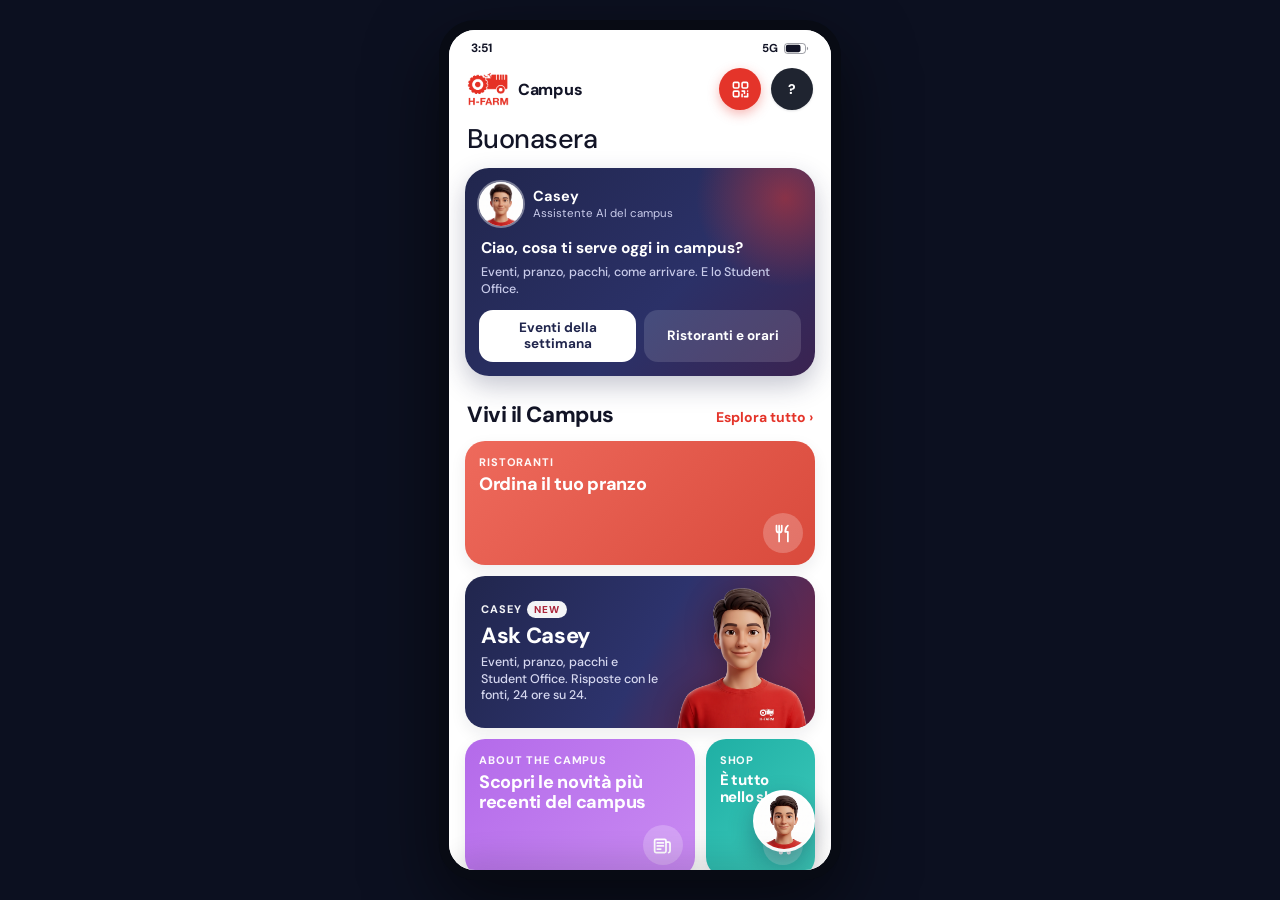
<file: app-rossa.html>
<!doctype html>
<html lang="it">
<head>
<meta charset="utf-8">
<meta name="viewport" content="width=device-width, initial-scale=1, viewport-fit=cover">
<meta name="theme-color" content="#ffffff">
<title>H-FARM Campus — App</title>
<style>
@font-face{font-family:'DM Sans';font-style:normal;font-weight:400;font-display:swap;src:url([data-uri]) format('woff2')}
@font-face{font-family:'DM Sans';font-style:normal;font-weight:500;font-display:swap;src:url([data-uri]) format('woff2')}
@font-face{font-family:'DM Sans';font-style:normal;font-weight:700;font-display:swap;src:url([data-uri]) format('woff2')}
@font-face{font-family:'DM Sans';font-style:normal;font-weight:800;font-display:swap;src:url([data-uri]) format('woff2')}
/* =====================================================================
   Casey · design system condiviso tra app rossa (H-FARM Campus) e app blu
   (H-FARM College). Stesso contenitore dell'MVP: telefono pulito su sfondo
   scuro, solo la barra di stato minimale.
   ===================================================================== */
:root{
  --ink:#121426; --ink2:#4A4D63; --mute:#676A7E; --line:#E7E7EE; --soft:#F3F3F7; --soft2:#EEEFF5;
  --navy:#21264D; --navy2:#2E3570; --college:#1D2A5B; --college2:#2B3A74;
  --red:#E4342A; --red-d:#C32B22; --cred:#B3263A; --green:#14A06B; --amber:#E39A1C; --coral:#F4625C;
  --page:#0C1020;
  --sh1:0 1px 2px rgba(16,24,40,.05),0 1px 3px rgba(16,24,40,.07);
  --sh2:0 6px 16px rgba(20,20,40,.08);
  --sh3:0 10px 26px rgba(33,38,77,.26);
  --r-card:20px;
  font-synthesis:none;
}
*{box-sizing:border-box;margin:0;padding:0}
html,body{height:100%}
body{font-family:'DM Sans',system-ui,-apple-system,'Segoe UI',Roboto,sans-serif;color:var(--ink);background:var(--page);
  -webkit-font-smoothing:antialiased;-webkit-tap-highlight-color:transparent;
  min-height:100vh;display:flex;align-items:center;justify-content:center;padding:20px 12px}
button{font:inherit;color:inherit;background:none;border:0;cursor:pointer;text-align:inherit}
input,textarea,select{font:inherit;color:inherit}
img{display:block}
a{color:inherit}
[hidden]{display:none!important}
.sr{position:absolute;width:1px;height:1px;overflow:hidden;clip:rect(0 0 0 0);white-space:nowrap}

/* ---------- contenitore del telefono (come nell'MVP) ---------- */
.phone{width:402px;max-width:100%;height:860px;max-height:calc(100vh - 40px);background:#fff;border-radius:36px;
  overflow:hidden;display:flex;flex-direction:column;position:relative;isolation:isolate;
  box-shadow:0 26px 70px rgba(0,0,0,.55);border:10px solid #080B14}
.sb{flex:0 0 auto;display:flex;justify-content:space-between;align-items:center;padding:10px 22px 4px;font-size:12px;font-weight:700;color:var(--ink);background:#fff;position:relative;z-index:5}
.sb .sbi{display:flex;align-items:center;gap:6px;font-size:11.5px;letter-spacing:.02em}
.sb .sbi svg{height:11px;width:auto;display:block}
.app{position:relative;flex:1;min-height:0}
.view{position:absolute;inset:0;display:flex;flex-direction:column;background:#fff;transition:transform .32s cubic-bezier(.2,.8,.2,1);will-change:transform}
.view.off-right{transform:translateX(102%);visibility:hidden;transition:transform .32s cubic-bezier(.2,.8,.2,1),visibility 0s .32s}
.scroll{flex:1;min-height:0;overflow-y:auto;overflow-x:hidden;-webkit-overflow-scrolling:touch;scrollbar-width:none;overscroll-behavior:contain}
.scroll::-webkit-scrollbar{display:none}

/* splash */
.splash{position:absolute;inset:0;background:#fff;z-index:300;display:flex;flex-direction:column;align-items:center;justify-content:center;gap:28px;transition:opacity .45s}
.splash.go{opacity:0;pointer-events:none}
.splash img{width:148px;height:auto}
.splash .spin{width:28px;height:28px;border-radius:50%;border:3px solid var(--soft2);border-top-color:var(--brand,var(--navy));animation:sp .85s linear infinite}
@keyframes sp{to{transform:rotate(360deg)}}

/* pulsante flottante di Casey */
.caseyb{position:absolute;right:16px;bottom:18px;width:62px;height:62px;z-index:40;transition:transform .2s,opacity .2s}
.caseyb .ph{display:block;width:100%;height:100%;border-radius:50%;overflow:hidden;background:#fff;border:3px solid #fff;box-shadow:0 10px 26px rgba(16,20,40,.32)}
.caseyb img{width:100%;height:100%;object-fit:cover;object-position:50% 30%}
.caseyb .bd{position:absolute;top:-2px;right:-2px;min-width:19px;height:19px;border-radius:10px;background:var(--red);border:2.5px solid #fff;color:#fff;font-size:10px;font-weight:800;display:flex;align-items:center;justify-content:center;padding:0 3px}
.caseyb:active{transform:scale(.94)}
.caseyb.gone{opacity:0;pointer-events:none;transform:scale(.8)}

/* toast */
.toast{position:absolute;left:50%;bottom:96px;transform:translateX(-50%) translateY(16px);background:rgba(18,20,38,.94);color:#fff;font-size:13px;font-weight:600;padding:10px 14px;border-radius:14px;z-index:250;opacity:0;transition:.25s;max-width:320px;text-align:center;pointer-events:none;line-height:1.35}
.toast.show{opacity:1;transform:translateX(-50%) translateY(0)}

/* foglio dal basso (fonti, QR, moduli) */
.bsw{position:absolute;inset:0;z-index:200;pointer-events:none}
.bsw .dim{position:absolute;inset:0;background:rgba(10,12,30,.42);opacity:0;transition:.25s}
.bsw .bs{position:absolute;left:0;right:0;bottom:0;background:#fff;border-radius:26px 26px 0 0;padding:10px 18px 26px;transform:translateY(100%);transition:transform .3s cubic-bezier(.2,.8,.2,1);max-height:82%;overflow:auto;box-shadow:0 -12px 30px rgba(0,0,0,.12)}
.bsw.open{pointer-events:auto}
.bsw.open .dim{opacity:1}
.bsw.open .bs{transform:none}
.bs .grab{width:40px;height:5px;border-radius:5px;background:#D5D6DE;margin:0 auto 12px}
.bs h4{font-size:18px;line-height:1.2}
.bs .kick{font-size:11px;font-weight:800;letter-spacing:.1em;text-transform:uppercase;color:var(--cred);margin-bottom:4px}
.bs blockquote{margin-top:12px;border-left:3px solid var(--navy);padding:8px 12px;background:#F6F7FB;border-radius:0 12px 12px 0;font-size:14px;line-height:1.5}
.bs .bsn{font-size:12.5px;color:var(--ink2);margin-top:10px;line-height:1.45}
.bs .abtn{margin-top:14px;width:100%}
.bs .abtn+.abtn{margin-top:8px}
.bigqr{display:grid;place-items:center;margin:16px 0 6px}
.bigqr svg{border-radius:12px;box-shadow:0 0 0 10px #fff,0 0 0 11px var(--line)}

/* foglio della chat reale (college.html), gestito da app-auth-shell.js */
.sheet{position:absolute;inset:0;background:rgba(16,24,40,.45);display:flex;align-items:flex-end;z-index:280}
.sheet.off{display:none}
.inner{background:#fff;width:100%;max-height:94%;border-radius:22px 22px 0 0;display:flex;flex-direction:column;animation:up .34s cubic-bezier(.2,.8,.3,1)}
@keyframes up{from{transform:translateY(100%)}to{transform:none}}

/* ---------- messaggi ---------- */
.msg{display:flex;gap:8px;align-items:flex-end;max-width:100%}
.msg.anim{animation:pop .28s ease}
.msg .fa{width:28px;height:28px;border-radius:50%;overflow:hidden;flex:0 0 28px;background:#fff;border:1px solid var(--line)}
.msg .fa img{width:100%;height:100%;object-fit:cover;object-position:50% 25%}
.bub{max-width:84%;background:var(--soft);border-radius:20px 20px 20px 6px;padding:10px 13px;font-size:14.4px;line-height:1.42;color:var(--ink);overflow-wrap:anywhere}
.bub p+p{margin-top:6px}
.bub b{font-weight:700}
.msg.me{justify-content:flex-end}
.msg.me .bub{background:var(--navy);color:#fff;border-radius:20px 20px 6px 20px}
.msg.me .bub .meta{color:#B9BDE3}
.meta{font-size:10.5px;color:var(--mute);margin-top:4px;text-align:right}
.src{display:inline-flex;align-items:center;gap:5px;margin-top:8px;margin-right:4px;font-size:11.5px;font-weight:700;color:var(--navy);background:#fff;border:1px solid #DADDF0;padding:4px 9px;border-radius:20px;text-align:left;line-height:1.2}
.src svg{width:13px;height:13px;flex:0 0 13px}
.src:hover{border-color:var(--navy)}
.acts{display:flex;flex-direction:column;gap:7px;margin-top:10px}
.acts.row{flex-direction:row;flex-wrap:wrap}
.abtn{display:flex;align-items:center;gap:8px;justify-content:center;padding:11px 12px;border-radius:14px;font-weight:700;font-size:14px;background:#fff;border:1px solid #DADDF0;color:var(--navy);text-align:center;transition:.15s;text-decoration:none}
.abtn:hover{border-color:var(--navy)}
.abtn.pri{background:var(--navy);border-color:var(--navy);color:#fff}
.abtn.red{background:var(--cred);border-color:var(--cred);color:#fff}
.abtn svg{width:17px;height:17px;flex:0 0 17px}
.abtn[disabled]{opacity:.45;pointer-events:none}
.abtn.picked[disabled]{opacity:1}
.abtn.picked{background:#E2F6EC;border-color:#9BD9BC;color:#0B6E48}
.slot{justify-content:flex-start;text-align:left;gap:10px}
.slot .sl{display:flex;flex-direction:column;line-height:1.25}
.slot .sl small{font-weight:600;color:var(--ink2);font-size:12px}
.card{background:#fff;border:1px solid var(--line);border-radius:16px;padding:12px;margin-top:10px}
.card .ct{display:flex;align-items:center;gap:8px;font-weight:800;font-size:13.5px}
.card .ct .ok{width:22px;height:22px;border-radius:50%;background:var(--green);color:#fff;display:grid;place-items:center}
.card .ct .ok svg{width:13px;height:13px}
.card .ct>svg{width:18px;height:18px;flex:0 0 18px;color:var(--navy)}
.card dl{display:grid;grid-template-columns:auto 1fr;gap:4px 12px;margin-top:8px;font-size:13px}
.card dt{color:var(--mute);font-weight:600}
.card dd{font-weight:600}
.office{display:flex;gap:10px;align-items:center}
.office .oi{width:38px;height:38px;border-radius:12px;background:#E8EAF6;color:var(--navy);display:grid;place-items:center;flex:0 0 38px;font-weight:800;font-size:13px}
.office b{display:block;font-size:14px}
.office small{display:block;font-size:12px;color:var(--ink2);line-height:1.3}
.office code{font-family:inherit;font-weight:700;color:var(--navy);font-size:12.5px;display:block;margin-top:2px}
.mail{font-size:13px;line-height:1.45;white-space:pre-wrap;color:var(--ink);background:#FAFAFC;border-radius:12px;padding:10px;margin-top:8px;border:1px dashed #D9DBE8}
.proto{font-size:11px;color:var(--mute);margin-top:8px;line-height:1.35}
.qrmini{display:grid;place-items:center;margin-top:10px}
.typing{display:flex;gap:4px;padding:4px 2px}
.typing i{width:7px;height:7px;border-radius:50%;background:#A3A6BA;display:block;animation:bl 1s infinite}
.typing i:nth-child(2){animation-delay:.15s}.typing i:nth-child(3){animation-delay:.3s}
.pill{display:inline-flex;align-items:center;gap:5px;font-size:11px;font-weight:700;padding:3px 8px;border-radius:20px;white-space:nowrap}
.pill.green{background:#E2F6EC;color:#0B6E48}
.pill.navy{background:#E8EAF6;color:var(--navy)}
.pill.grey{background:var(--soft);color:var(--ink2)}
.pill.amber{background:#FFF1DA;color:#8A5300}

/* eventi nella chat: sempre in colonna, mai caroselli */
.evc{border:1px solid var(--line);border-radius:16px;overflow:hidden;background:#fff;margin-top:10px}
.evc-top{padding:10px 12px;color:#fff}
.evc-top b{display:block;font-size:15px;line-height:1.2;margin-top:5px;font-weight:800}
.evc-tag{display:inline-block;font-size:9.5px;font-weight:800;letter-spacing:.08em;text-transform:uppercase;background:rgba(0,0,0,.28);padding:2px 7px;border-radius:20px}
.evc-body{padding:9px 12px 11px}
.evc-row{display:flex;gap:7px;align-items:flex-start;font-size:12.8px;color:var(--ink2);line-height:1.35;margin-top:3px}
.evc-row svg{width:14px;height:14px;flex:0 0 14px;margin-top:2px;color:var(--navy)}
.evc-acts{display:flex;gap:6px;margin-top:9px}
.evc-acts .abtn{flex:1;padding:8px;font-size:12.8px;border-radius:12px;gap:5px}
.evc-acts .abtn svg{width:14px;height:14px;flex:0 0 14px}
.e1{background:radial-gradient(circle at 80% 20%,#FF8A00 0%,rgba(255,138,0,0) 45%),linear-gradient(135deg,#1B1F3B,#3A2A6B)}
.e2{background:radial-gradient(circle at 20% 30%,#FF5E62 0%,rgba(255,94,98,0) 50%),linear-gradient(135deg,#2B1E1E,#7A2E2E)}
.e3{background:radial-gradient(circle at 70% 70%,#2BD2FF 0%,rgba(43,210,255,0) 50%),linear-gradient(135deg,#0D1B2A,#1B3A5B)}
.e4{background:radial-gradient(circle at 30% 70%,#F9D423 0%,rgba(249,212,35,0) 50%),linear-gradient(135deg,#3B2B12,#7A5A1E)}
.e5{background:radial-gradient(circle at 75% 30%,#8C6CFF 0%,rgba(140,108,255,0) 50%),linear-gradient(135deg,#241C44,#3A2E6B)}

/* suggerimenti: vanno a capo, niente scorrimento orizzontale */
.chips{display:flex;flex-wrap:wrap;gap:7px;padding:8px 14px 6px;flex:0 0 auto}
.chip{padding:7px 11px;border-radius:20px;border:1px solid #DADDF0;font-size:12.6px;font-weight:600;color:var(--navy);background:#fff;line-height:1.25;max-width:100%}
.chip:hover{border-color:var(--navy)}
.chip.hot{background:#E8EAF6;border-color:#E8EAF6}

@keyframes pop{from{opacity:0;transform:translateY(6px)}to{opacity:1;transform:none}}
@keyframes bl{0%,80%,100%{opacity:.25;transform:translateY(0)}40%{opacity:1;transform:translateY(-3px)}}
@keyframes ping{0%{box-shadow:0 0 0 0 rgba(179,38,58,.5)}100%{box-shadow:0 0 0 7px rgba(179,38,58,0)}}
@keyframes ring{0%{transform:scale(.9);opacity:1}100%{transform:scale(1.35);opacity:0}}
@keyframes glow{0%,100%{box-shadow:var(--sh3)}50%{box-shadow:0 10px 34px rgba(179,38,58,.42)}}

:focus{outline:none}
:focus-visible{outline:2.5px solid #5B6BFF;outline-offset:2px;border-radius:10px}
@media (prefers-reduced-motion:reduce){*,*::before,*::after{animation-duration:.01ms!important;animation-iteration-count:1!important;transition-duration:.01ms!important;scroll-behavior:auto!important}}

/* ---------- su un telefono vero l'app occupa tutto lo schermo ---------- */
@media (max-width:500px){
  body{padding:0;display:block;background:#fff}
  .phone{width:100%;height:100vh;height:100dvh;max-height:none;border:0;border-radius:0;box-shadow:none}
  .sb{display:none}
}

/* =====================================================================
   App rossa · H-FARM Campus
   ===================================================================== */
body{--brand:var(--red)}
.splash img{width:136px}

/* ---------- home ---------- */
.hhead{padding:8px 18px 2px;display:flex;align-items:center;justify-content:space-between;gap:10px}
.hlogo{display:flex;align-items:center;gap:9px;min-width:0}
.hlogo img{height:34px;width:auto;flex:none}
.hlogo span{font-weight:800;font-size:16px;letter-spacing:-.01em}
.hbtns{display:flex;gap:10px;align-items:center}
.qrbtn{width:42px;height:42px;border-radius:50%;background:var(--red);display:grid;place-items:center;color:#fff;box-shadow:0 4px 12px rgba(228,52,42,.35)}
.qrbtn svg{width:19px;height:19px}
.avbtn{width:42px;height:42px;border-radius:50%;background:#1F2430;color:#fff;display:grid;place-items:center;font-size:14px;font-weight:800;letter-spacing:.02em;box-shadow:var(--sh1)}
.greet{padding:12px 18px 0;font-size:27px;line-height:1.12;font-weight:500;letter-spacing:-.02em}
.greet b{font-weight:800}
.greet small{display:block;font-size:13px;font-weight:600;color:var(--mute);letter-spacing:0;margin-top:5px}

/* card di Casey sotto il saluto */
.ccard{margin:14px 16px 4px;border-radius:24px;background:linear-gradient(135deg,#21264D 0%,#2B3168 60%,#3B2350 100%);color:#fff;padding:14px;position:relative;overflow:hidden;box-shadow:var(--sh3)}
.ccard::after{content:"";position:absolute;right:-60px;top:-60px;width:180px;height:180px;border-radius:50%;background:radial-gradient(circle,rgba(228,52,42,.5),rgba(228,52,42,0) 70%);pointer-events:none}
.ccard .top{display:flex;align-items:center;gap:10px;position:relative;z-index:1}
.ccard .face{width:44px;height:44px;border-radius:50%;overflow:hidden;background:#fff;flex:0 0 44px;box-shadow:0 0 0 2px rgba(255,255,255,.4)}
.ccard .face img{width:100%;height:100%;object-fit:cover;object-position:50% 28%}
.ccard .who b{display:block;font-size:14.5px}
.ccard .who small{display:block;font-size:11.5px;color:#C8CBEA;margin-top:1px}
.ccard .live{margin-left:auto;font-size:10.5px;font-weight:700;letter-spacing:.06em;text-transform:uppercase;background:rgba(255,255,255,.14);padding:4px 8px;border-radius:20px;display:flex;align-items:center;gap:5px}
.ccard .live i{width:6px;height:6px;border-radius:50%;background:#3BE39B;display:block}
.ccard .cmsg{position:relative;z-index:1;font-size:15.5px;line-height:1.35;font-weight:600;margin:12px 2px}
.ccard .cmsg small{display:block;font-weight:500;font-size:12.5px;color:#C8CBEA;margin-top:5px}
.ccard .cacts{display:flex;gap:8px;position:relative;z-index:1}
.ccard .cacts button{flex:1;padding:10px;border-radius:14px;font-weight:700;font-size:13.5px;background:rgba(255,255,255,.13);text-align:center;line-height:1.2}
.ccard .cacts button.w{background:#fff;color:var(--navy)}
.ccard.attn{animation:glow 2.4s ease-in-out 2}

.shead{display:flex;align-items:baseline;justify-content:space-between;padding:20px 18px 12px}
.shead h3{font-size:22px;font-weight:800;letter-spacing:-.02em}
.shead button{color:var(--red);font-weight:700;font-size:14px}

/* griglia del campus: solo verticale, come l'app originale */
.grid{display:grid;grid-template-columns:repeat(3,1fr);gap:11px;padding:0 16px}
.tile{position:relative;border-radius:var(--r-card);color:#fff;padding:14px 14px 50px;min-height:138px;overflow:hidden;text-align:left;display:flex;flex-direction:column;justify-content:flex-start;box-shadow:var(--sh2);transition:transform .15s}
.tile:active{transform:scale(.98)}
.tile.w3{grid-column:span 3;min-height:124px}
.tile.w2{grid-column:span 2}
.tile.w1{grid-column:span 1;padding-right:12px}
.tile .kk{font-size:11px;font-weight:800;letter-spacing:.08em;text-transform:uppercase;opacity:.95}
.tile .tt{font-size:18px;font-weight:800;line-height:1.12;letter-spacing:-.015em;margin-top:5px;max-width:92%}
.tile.w1 .tt{font-size:15px}
.tile .ic{position:absolute;right:12px;bottom:12px;width:40px;height:40px;border-radius:50%;background:rgba(255,255,255,.22);display:grid;place-items:center}
.tile .ic svg{width:21px;height:21px}
.tile .bdg{position:absolute;left:13px;bottom:13px;background:var(--red);color:#fff;min-width:26px;height:26px;border-radius:13px;display:flex;align-items:center;justify-content:center;font-size:12.5px;font-weight:800;border:2px solid #fff;padding:0 5px}
.g-rest{background:linear-gradient(135deg,#EE6A5C 0%,#D94A3C 100%)}
.g-about{background:linear-gradient(135deg,#B46AEA,#C98BF2)}
.g-shop{background:linear-gradient(135deg,#1FAFA4,#3ECBBC)}
.g-parc{background:linear-gradient(135deg,#6C7FD6,#8695E2)}
.g-ev{background:linear-gradient(135deg,#34AE6B,#5ACB8D)}
.g-way{background:linear-gradient(135deg,#76B23F,#AECB3B)}
.g-wal{background:linear-gradient(135deg,#EFA238,#F5BC45)}
.g-net{background:linear-gradient(135deg,#2C3E50,#4A6076)}

/* riquadro "Chiedi a Casey": la testa non va mai tagliata */
.tile.casey{grid-column:span 3;height:152px;min-height:152px;padding:16px 150px 16px 16px;background:linear-gradient(120deg,#21264D 0%,#2D336D 52%,#7A2240 100%);justify-content:center}
.tile.casey .kk{display:flex;align-items:center;gap:6px}
.tile.casey .new{background:#fff;color:var(--cred);font-size:10px;font-weight:800;letter-spacing:.08em;padding:2px 7px;border-radius:20px}
.tile.casey .tt{font-size:22px;max-width:none;margin-top:6px}
.tile.casey .desc{font-size:12.5px;line-height:1.32;color:#D6D8F0;margin-top:6px;font-weight:500}
.tile.casey .bust{position:absolute;right:8px;bottom:0;height:140px;width:auto;pointer-events:none;filter:drop-shadow(0 6px 14px rgba(0,0,0,.25))}

.banner{grid-column:span 3;border-radius:var(--r-card);overflow:hidden;min-height:118px;position:relative;background:linear-gradient(100deg,#E8402E,#C9271C);display:flex;align-items:center;padding:18px;color:#fff;text-align:left;box-shadow:var(--sh2)}
.banner .t{font-size:26px;font-weight:800;line-height:1.02;letter-spacing:-.8px;position:relative;z-index:1}
.banner .s{font-size:11px;margin-top:7px;opacity:.95;line-height:1.35;position:relative;z-index:1}
.banner::after{content:"";position:absolute;right:0;top:0;bottom:0;width:44%;background:linear-gradient(90deg,rgba(214,43,30,0),rgba(0,0,0,.38))}
.mini{grid-column:span 1;border-radius:16px;overflow:hidden;min-height:92px;display:flex;align-items:center;justify-content:center;text-align:center;padding:10px;font-size:11.5px;font-weight:800;color:#fff;line-height:1.2;box-shadow:var(--sh2)}
.hfoot{height:96px}

/* ---------- menu laterale ---------- */
.menu{position:absolute;inset:0;z-index:150;pointer-events:none}
.menu .dim{position:absolute;inset:0;background:rgba(10,12,30,.35);opacity:0;transition:.25s}
.menu .panel{position:absolute;top:0;right:0;bottom:0;width:86%;background:#fff;transform:translateX(100%);transition:transform .3s cubic-bezier(.2,.8,.2,1),box-shadow .3s;padding:22px 18px 22px;display:flex;flex-direction:column;overflow:auto}
.menu.open{pointer-events:auto}
.menu.open .dim{opacity:1}
.menu.open .panel{transform:none;box-shadow:-10px 0 30px rgba(0,0,0,.12)}
.mprof{display:flex;gap:12px;align-items:center;padding:4px 4px 18px}
.mprof .av{width:54px;height:54px;border-radius:50%;background:#1F2430;color:#fff;display:grid;place-items:center;font-weight:800;font-size:18px;flex:none}
.mprof .k{color:var(--red);font-weight:800;font-size:12.5px}
.mprof b{display:block;font-size:17px;margin-top:2px}
.mprof small{display:block;font-size:12.5px;color:var(--ink2)}
.mlist{display:flex;flex-direction:column;gap:8px}
.mrow{display:flex;align-items:center;gap:12px;padding:13px 14px;border-radius:16px;background:var(--soft);font-weight:600;font-size:15px;text-align:left;width:100%}
.mrow .chv{margin-left:auto;width:16px;height:16px;color:#A5A7B5}
.mrow .mi{width:28px;height:28px;border-radius:9px;background:#fff;display:grid;place-items:center;flex:0 0 28px}
.mrow .mi svg{width:16px;height:16px}
.mrow.casey{background:linear-gradient(120deg,#21264D,#3A2F62);color:#fff}
.mrow.casey .mi{overflow:hidden}
.mrow.casey .mi img{width:100%;height:100%;object-fit:cover;object-position:50% 28%}
.mrow.casey .newp{margin-left:auto;background:#fff;color:var(--cred);font-size:10px;font-weight:800;letter-spacing:.08em;padding:2px 7px;border-radius:20px}
.mrow.casey .chv{margin-left:8px;color:#C9CCE6}
.mfoot{margin-top:auto;padding-top:16px;font-size:11.5px;color:var(--mute);line-height:1.4}

/* ---------- sottopagine (sezioni dell'app) ---------- */
.phead{padding:12px 16px 14px;display:flex;align-items:center;gap:12px;color:#fff;flex:0 0 auto}
.phead .bk{width:36px;height:36px;border-radius:50%;background:rgba(255,255,255,.2);display:grid;place-items:center;flex:none}
.phead .bk svg{width:18px;height:18px}
.phead .ti{flex:1;font-size:16.5px;font-weight:800;letter-spacing:.04em;text-transform:uppercase}
.phead .pi{opacity:.6;width:24px;height:24px}
.pbody{padding:16px 16px 30px}
.fchips{display:flex;flex-wrap:wrap;gap:8px;margin-bottom:12px}
.fchips button{border-radius:999px;padding:8px 15px;font-size:14px;font-weight:600;background:var(--soft);color:var(--mute)}
.fchips button[aria-pressed="true"]{background:#1F2430;color:#fff}
.nrow{display:flex;gap:13px;align-items:flex-start;padding:14px 0;border-bottom:1px solid var(--line)}
.nrow .bar{width:3px;align-self:stretch;border-radius:2px;flex:none}
.nrow .mid{flex:1;min-width:0}
.nrow .ti{font-size:16px;font-weight:700;line-height:1.25;letter-spacing:-.2px}
.nrow .mt{display:flex;align-items:center;gap:10px;margin-top:8px}
.tag{font-size:11.5px;font-weight:700;padding:3px 10px;border-radius:999px}
.nrow .dt{font-size:13px;color:var(--mute)}
.nrow .th{width:70px;height:70px;border-radius:14px;flex:none;overflow:hidden;display:flex;align-items:center;justify-content:center;font-size:8.6px;font-weight:800;color:#fff;text-align:center;padding:5px;line-height:1.15}
.evl{display:block;width:100%;text-align:left;margin-bottom:18px}
.evl .im{border-radius:18px;height:122px;position:relative;overflow:hidden;display:flex;align-items:center;justify-content:flex-end;padding:0 16px;box-shadow:var(--sh2)}
.evl .im>span{color:rgba(255,255,255,.55);font-size:12px;font-weight:800;letter-spacing:.06em;text-transform:uppercase;text-align:right;max-width:55%}
.evl .db{position:absolute;left:14px;top:50%;transform:translateY(-50%);background:#fff;border-radius:12px;padding:9px 14px;text-align:center;box-shadow:0 2px 10px rgba(0,0,0,.18);color:var(--ink)}
.evl .db b{display:block;font-size:21px;font-weight:800;line-height:1}
.evl .db span{display:block;font-size:9.6px;font-weight:800;letter-spacing:.06em;color:var(--ink2);margin-top:3px}
.evl .nm{display:flex;align-items:center;gap:8px;font-size:16.5px;font-weight:800;margin-top:10px;letter-spacing:-.2px}
.evl .nm .pill{margin-left:auto}
.evl.past{opacity:.55}
.srch{display:flex;align-items:center;gap:11px;background:var(--soft);border-radius:14px;padding:13px 16px;font-size:15px;color:var(--mute);margin-bottom:14px}
.srch svg{width:18px;height:18px}
.prow{display:flex;border-radius:16px;overflow:hidden;background:var(--soft);margin-bottom:12px}
.prow .im{width:104px;flex:none;min-height:104px;display:flex;align-items:center;justify-content:center;font-size:9.6px;font-weight:800;color:#fff;text-align:center;padding:8px;line-height:1.2}
.prow .in{padding:12px 14px;flex:1;min-width:0}
.prow .in b{display:block;font-size:15.5px;font-weight:800}
.prow .in p{margin-top:5px;font-size:12.6px;color:var(--ink2);line-height:1.35}
.prow .in .pr{margin-top:8px;font-size:14px;font-weight:800;color:var(--red)}
.rcard{margin-bottom:8px}
.rcard .im{border-radius:18px;height:108px;display:flex;align-items:flex-end;padding:14px;box-shadow:var(--sh2)}
.rcard .im span{font-size:24px;font-weight:800;color:rgba(255,255,255,.95);letter-spacing:-.5px}
.rcard .hr{display:flex;justify-content:space-between;gap:14px;padding:12px 2px 18px;font-size:14.5px}
.rcard .hr b{font-weight:800}
.rcard .hr span{font-weight:600;text-align:right;line-height:1.35}
.closed{background:var(--soft);margin:0 -16px;padding:20px 16px 8px}
.closed h3{margin:0 0 14px;font-size:20px;font-weight:800;color:var(--red)}
.mapwrap{position:relative;flex:1;min-height:0;overflow:hidden}
.mapwrap svg.map{position:absolute;inset:0;width:100%;height:100%}
.mapchips{position:absolute;top:12px;left:12px;right:12px;display:flex;flex-wrap:wrap;gap:8px;z-index:3}
.mapchips div{background:#fff;border-radius:999px;padding:8px 13px;font-size:13px;font-weight:700;display:flex;align-items:center;gap:7px;box-shadow:0 2px 9px rgba(0,0,0,.16)}
.dest{position:absolute;left:12px;right:12px;bottom:70px;z-index:4;background:#fff;border-radius:18px;padding:12px 14px;box-shadow:0 8px 24px rgba(0,0,0,.18);display:flex;align-items:center;gap:11px}
.dest .di{width:40px;height:40px;border-radius:12px;background:var(--red);color:#fff;display:grid;place-items:center;flex:none}
.dest .di svg{width:20px;height:20px}
.dest b{display:block;font-size:14.5px}
.dest small{display:block;font-size:12px;color:var(--ink2);margin-top:1px}
.dest .from{margin-left:auto;display:flex;align-items:center;gap:5px;font-size:11px;font-weight:700;color:var(--navy);background:#E8EAF6;padding:4px 8px;border-radius:20px;white-space:nowrap}
.dest .from img{width:16px;height:16px;border-radius:50%;object-fit:cover}
.mapsrch{position:absolute;left:12px;right:12px;bottom:14px;background:rgba(255,255,255,.94);backdrop-filter:blur(7px);border-radius:999px;padding:13px 18px;font-size:14.5px;color:var(--mute);display:flex;gap:10px;align-items:center;z-index:3;box-shadow:0 2px 9px rgba(0,0,0,.12)}
.mapsrch svg{width:18px;height:18px}
.ph-empty{text-align:center;padding:26px 10px}
.ph-empty .pic{width:78px;height:78px;border-radius:24px;margin:10px auto 14px;display:grid;place-items:center;color:#fff}
.ph-empty .pic svg{width:36px;height:36px}
.ph-empty h4{font-size:19px}
.ph-empty p{font-size:14px;color:var(--ink2);margin-top:8px;line-height:1.45}
.ph-empty .abtn{margin-top:16px}
/* pagina di un evento */
.evhero{height:170px;padding:16px 18px;color:#fff;display:flex;flex-direction:column;justify-content:flex-end;position:relative;flex:none}
.evhero .tag2{position:absolute;top:14px;left:16px;font-size:10px;font-weight:800;letter-spacing:.08em;background:rgba(0,0,0,.28);padding:3px 8px;border-radius:20px;text-transform:uppercase}
.evhero .bk{position:absolute;top:12px;right:14px;width:36px;height:36px;border-radius:50%;background:rgba(255,255,255,.2);display:grid;place-items:center}
.evhero .bk svg{width:18px;height:18px}
.evhero b{font-size:26px;line-height:1.05;font-weight:800;letter-spacing:-.015em}
.evhero small{font-size:13px;opacity:.92;margin-top:6px}
.evbody{padding:16px 18px 30px}
.evrow{display:flex;gap:10px;align-items:flex-start;font-size:14px;margin-bottom:8px;line-height:1.35}
.evrow svg{width:18px;height:18px;flex:0 0 18px;color:var(--navy);margin-top:1px}
.evbody p.ed{font-size:14px;color:var(--ink2);line-height:1.5;margin:10px 0 16px}
.evok{display:flex;align-items:center;gap:8px;background:#E2F6EC;color:#0B6E48;font-weight:800;border-radius:12px;padding:11px 12px;margin-bottom:10px;font-size:14px}
.evok svg{width:16px;height:16px}
.evbody .abtn{width:100%;margin-bottom:8px}
.fromc{display:inline-flex;align-items:center;gap:6px;margin-top:10px;font-size:12px;font-weight:700;color:var(--navy);background:#E8EAF6;padding:5px 10px;border-radius:20px}
.fromc img{width:18px;height:18px;border-radius:50%;object-fit:cover}
/* modulo preparato da Casey */
.form{display:grid;grid-template-columns:1fr 1fr;gap:8px;margin:12px 0 4px}
.form label{display:flex;flex-direction:column;font-size:11.5px;font-weight:700;color:var(--mute);gap:4px;min-width:0}
.form label.w{grid-column:1/-1}
.form input{border:1px solid var(--line);background:#FAFAFC;border-radius:10px;padding:9px 11px;font-size:14px;min-width:0;width:100%}
.prefill{display:inline-flex;align-items:center;gap:6px;font-size:11.5px;font-weight:700;color:var(--navy);background:#E8EAF6;padding:4px 9px;border-radius:20px;margin-top:8px}
.prefill img{width:18px;height:18px;border-radius:50%;object-fit:cover}

/* ---------- schermata di Casey ---------- */
.cbar{display:flex;align-items:center;gap:8px;padding:6px 12px 8px;flex:0 0 auto}
.iconbtn{width:38px;height:38px;border-radius:50%;background:var(--soft);display:grid;place-items:center;flex:0 0 38px}
.iconbtn svg{width:19px;height:19px}
.iconbtn.on{background:var(--navy);color:#fff}
.ctitle{flex:1;min-width:0}
.ctitle b{display:block;font-size:17px;line-height:1.1}
.ctitle small{display:block;font-size:11.5px;color:var(--mute);margin-top:2px;white-space:nowrap;overflow:hidden;text-overflow:ellipsis}
.aitag{font-weight:700;color:var(--navy)}
.accbtn{display:flex;align-items:center;gap:6px;height:34px;padding:0 11px;border-radius:17px;background:#E8EAF6;color:var(--navy);font-size:12px;font-weight:800;flex:none}
.accbtn svg{width:15px;height:15px}
.hero{margin:0 14px;border-radius:26px;overflow:hidden;position:relative;background:#fff;border:1px solid var(--line);height:clamp(150px,26vh,222px);transition:height .35s cubic-bezier(.2,.8,.2,1);flex:0 0 auto}
.hero .stagev{position:absolute;left:50%;top:0;bottom:0;width:268px;transform:translateX(-50%);-webkit-mask-image:linear-gradient(90deg,transparent 0,#000 13%,#000 87%,transparent 100%);mask-image:linear-gradient(90deg,transparent 0,#000 13%,#000 87%,transparent 100%)}
.hero video,.hero .poster{position:absolute;inset:0;width:100%;height:100%;object-fit:cover;object-position:50% 30%;transition:opacity .18s linear}
.hero .poster{z-index:0}
.hero video{z-index:1}
.hero video.back{opacity:0}
.hero .state{position:absolute;top:10px;left:10px;z-index:3;display:flex;align-items:center;gap:6px;background:rgba(255,255,255,.92);backdrop-filter:blur(6px);padding:6px 10px;border-radius:20px;font-size:12px;font-weight:700;color:var(--navy);box-shadow:0 2px 8px rgba(0,0,0,.06)}
.hero .state i{width:8px;height:8px;border-radius:50%;background:var(--green);display:block}
.hero .state.listen i{background:var(--cred);animation:ping 1s infinite}
.hero .state.think i{background:var(--amber);animation:ping 1s infinite}
.hero .state.talk i{background:var(--navy2)}
.hero .state.human i{background:#7A4DFF}
.hero .tools{position:absolute;top:8px;right:8px;z-index:3;display:flex;gap:6px}
.hero .tools button{width:34px;height:34px;border-radius:50%;background:rgba(255,255,255,.92);display:grid;place-items:center;box-shadow:0 2px 8px rgba(0,0,0,.06)}
.hero .tools svg{width:16px;height:16px;color:var(--navy)}
.hero .subs{position:absolute;left:10px;right:10px;bottom:10px;z-index:3;background:rgba(33,38,77,.93);color:#fff;border-radius:16px;padding:9px 12px;font-size:13.2px;line-height:1.35;font-weight:500;display:-webkit-box;-webkit-line-clamp:2;-webkit-box-orient:vertical;overflow:hidden;transition:opacity .2s}
.hero .subs:empty{opacity:0}
.hero.small{height:62px;border-radius:20px}
.hero.small .stagev{left:8px;top:7px;bottom:auto;width:46px;height:46px;transform:none;border-radius:50%;overflow:hidden;-webkit-mask-image:none;mask-image:none;box-shadow:0 0 0 1px var(--line)}
.hero.small video,.hero.small .poster{object-position:50% 22%}
.hero.small .state{top:10px;left:62px;background:none;box-shadow:none;padding:0;backdrop-filter:none;font-size:15px;color:var(--ink)}
.hero.small .state::after{content:attr(data-sub);position:absolute;left:0;top:20px;font-size:11.5px;color:var(--mute);font-weight:600;white-space:nowrap}
.hero.small .state i{position:absolute;left:-18px;top:30px;width:9px;height:9px;border:2px solid #fff}
.hero.small .subs{display:none}
.hero.small .tools{top:12px}
.hero.small .tools button{background:var(--soft);box-shadow:none}
.seg{display:flex;margin:10px 14px 0;background:var(--soft);border-radius:14px;padding:3px;flex:0 0 auto}
.seg button{flex:1;padding:8px 4px;border-radius:11px;font-size:13px;font-weight:700;color:var(--ink2);display:flex;align-items:center;justify-content:center;gap:6px;text-align:center}
.seg button.on{background:#fff;color:var(--navy);box-shadow:0 1px 4px rgba(0,0,0,.08)}
.seg .b{background:#E8EAF6;color:var(--navy);border-radius:20px;font-size:10.5px;padding:1px 6px;font-weight:800}
#cScroll{position:relative}
.thread{padding:12px 14px 8px;display:flex;flex-direction:column;gap:10px}
.inbar{display:flex;align-items:center;gap:8px;padding:6px 12px 14px;border-top:1px solid var(--line);flex:0 0 auto;background:#fff}
.inbar input{flex:1;min-width:0;border:0;background:var(--soft);border-radius:22px;padding:11px 15px;font-size:15px;outline:none}
.mic{width:42px;height:42px;border-radius:50%;border:1.5px solid #DADDF0;display:grid;place-items:center;color:var(--navy);flex:0 0 42px;position:relative}
.mic svg{width:20px;height:20px}
.mic.on{background:var(--cred);border-color:var(--cred);color:#fff}
.mic.on::after{content:"";position:absolute;inset:-5px;border-radius:50%;border:2px solid var(--cred);animation:ring 1.2s infinite}
.send{width:42px;height:42px;border-radius:50%;background:var(--red);color:#fff;display:grid;place-items:center;flex:0 0 42px}
.send svg{width:19px;height:19px}
.pane{padding:14px 14px 30px}
.wk{display:flex;align-items:center;gap:14px;background:var(--soft);border-radius:20px;padding:14px;margin-bottom:12px}
.wk h4{font-size:16px}
.wk p{font-size:12.5px;color:var(--ink2);margin-top:3px;line-height:1.35}
.agico{width:54px;height:54px;flex:0 0 54px;border-radius:50%;background:#fff;display:grid;place-items:center;color:var(--navy)}
.agico svg{width:24px;height:24px}
.step{display:flex;gap:12px;align-items:flex-start;padding:12px;border:1px solid var(--line);border-radius:16px;margin-bottom:8px;text-align:left;width:100%;background:#fff}
.step .st{width:28px;height:28px;border-radius:50%;display:grid;place-items:center;flex:0 0 28px;background:#E8EAF6;color:var(--navy)}
.step .st svg{width:15px;height:15px}
.step b{display:block;font-size:14px;line-height:1.3}
.step small{display:block;font-size:12px;color:var(--ink2);margin-top:3px;line-height:1.3}
.step .go{margin-left:auto;align-self:center;color:#A5A7B5}
.step .go svg{width:16px;height:16px}
.empty{border:1.5px dashed var(--line);border-radius:14px;padding:14px;font-size:12.5px;color:var(--mute);text-align:center;line-height:1.45}

@media (max-width:500px){
  .view{top:env(safe-area-inset-top,0px)}
  .inbar{padding-bottom:calc(12px + env(safe-area-inset-bottom,0px))}
  .caseyb{bottom:calc(18px + env(safe-area-inset-bottom,0px))}
}

</style>
<link rel="stylesheet" href="app-auth-shell.css"><link rel="stylesheet" href="student-access.css"><link rel="stylesheet" href="student-calendar.css"><link rel="stylesheet" href="native-handoff.css"><link rel="stylesheet" href="native-chat.css"><style>#phone{overflow:clip}</style></head>
<body class="campus-app">
<div class="phone" id="phone">
  <div class="splash" id="splash"><img src="hfarm-logo.png" alt="H-FARM"><div class="spin"></div></div>
  <div class="sb" aria-hidden="true"><span id="clock">9:41</span><span class="sbi" id="sbIcons"></span></div>

  <main class="app" id="app" aria-label="App H-FARM Campus">
    <section class="view" id="vHome" aria-label="Home"><div class="scroll" id="homeScroll"></div></section>
    <section class="view off-right" id="vCasey" aria-label="Casey"></section>
    <section class="view off-right" id="vPlace" aria-label="Sezione dell'app"></section>
  </main>

  <button class="caseyb" id="caseyBtn" data-act="open-casey" data-arg="fab" aria-label="Chiedi a Casey">
    <span class="ph"><img src="Casey - H-FARM/casey-face.png" alt=""></span><span class="bd" id="caseyBadge">1</span>
  </button>

  <div class="menu" id="menu" inert><div class="dim" data-act="menu-close"></div><div class="panel" id="menuPanel" role="dialog" aria-label="Profilo e menu"></div></div>
  <div class="bsw" id="bsheet"><div class="dim" data-act="bs-close"></div><div class="bs" id="bsBody" role="dialog" aria-modal="true" aria-label="Dettagli"></div></div>
  <div class="toast" id="toast" role="status" aria-live="polite"></div>

  <!-- conversazioni reali dell'account e continuità dal QR del totem: le gestisce app-auth-shell.js -->
  <div class="sheet off" id="sheet" role="dialog" aria-modal="true" aria-label="Casey: le tue conversazioni"><div class="inner"></div></div>
</div>

<script src="config.js"></script><script src="casey-language.js"></script><script src="casey-errors.js"></script><script src="handoff-client.js"></script><script src="beta-client.js"></script><script src="account-client.js"></script><script src="campus-cases.js"></script><link rel="stylesheet" href="campus-cases.css"><script src="app-connected.js"></script>
<script>
'use strict';
/* =====================================================================
   Casey · base condivisa tra app rossa (Campus) e app blu (College).
   Le risposte di questa sezione sono preparate, con la fonte: nessuna
   chiamata a modelli AI. Le conversazioni reali, con l'account e il QR
   del totem, restano nel client college.html aperto da app-auth-shell.js.
   ===================================================================== */
const $ = (s, r = document) => r.querySelector(s);
const $$ = (s, r = document) => Array.from(r.querySelectorAll(s));
const esc = (s) => String(s).replace(/[&<>"']/g, (c) => ({ '&': '&amp;', '<': '&lt;', '>': '&gt;', '"': '&quot;', "'": '&#39;' }[c]));
const sleep = (ms) => new Promise((r) => setTimeout(r, ms));
const cap1 = (s) => s.charAt(0).toUpperCase() + s.slice(1);
// minuscole, senza accenti, punteggiatura trasformata in spazi, sempre con uno spazio ai lati
const norm = (s) => ' ' + String(s).toLowerCase().normalize('NFD').replace(/[̀-ͯ]/g, '').replace(/[’‘`´]/g, "'")
  .replace(/[?!.,;:()"“”«»/…]+/g, ' ').replace(/\s+/g, ' ').trim() + ' ';
const has = (q, list) => list.some((k) => q.includes(k));
// parola chiave all'inizio di una parola: "corso" non trova "percorso"
const hasW = (q, list) => list.some((k) => q.includes(' ' + k) || q.includes("'" + k) || q.includes('-' + k));
const words = (q) => q.trim().split(' ').filter(Boolean).length;
const store = {
  get(k, d) { try { const v = localStorage.getItem(k); return v === null ? d : v; } catch (e) { return d; } },
  set(k, v) { try { if (v === null) localStorage.removeItem(k); else localStorage.setItem(k, v); } catch (e) { /* archivio non disponibile */ } }
};
const QS = new URLSearchParams(location.search);
const TOUCH = (() => { try { return matchMedia('(pointer:coarse)').matches; } catch (e) { return false; } })();

/* ---------- orologio della demo ----------
   Ora vera. La data è quella vera nella settimana di Game Changer Italy
   (19-29 ottobre 2026); fuori da quella finestra la demo resta a lunedì
   26 ottobre 2026, così gli eventi del racconto sono sempre futuri.
   Per i collaudi: ?ora=2026-10-27T11:40 */
const CLOCK0 = Date.now();
const OVERRIDE = (() => { const v = QS.get('ora'); const t = v ? Date.parse(v) : NaN; return isNaN(t) ? null : t; })();
function now() { return new Date(); }

const pad = (n) => String(n).padStart(2, '0');
const hhmm = (d = now()) => d.getHours() + ':' + pad(d.getMinutes());
const GIORNI = ['domenica', 'lunedì', 'martedì', 'mercoledì', 'giovedì', 'venerdì', 'sabato'];
const MESI = ['gennaio', 'febbraio', 'marzo', 'aprile', 'maggio', 'giugno', 'luglio', 'agosto', 'settembre', 'ottobre', 'novembre', 'dicembre'];
const dayLabel = (d = now()) => cap1(GIORNI[d.getDay()]) + ' ' + d.getDate() + ' ' + MESI[d.getMonth()];
const shortDay = (d = now()) => ['dom', 'lun', 'mar', 'mer', 'gio', 'ven', 'sab'][d.getDay()] + ' ' + d.getDate() + ' ' + MESI[d.getMonth()].slice(0, 3);
const addDays = (d, n) => { const x = new Date(d.getTime()); x.setDate(x.getDate() + n); return x; };
const dayKey = (d = now()) => d.getFullYear() + '-' + (d.getMonth() + 1) + '-' + d.getDate();
const dayDiff = (a, b) => Math.round((new Date(a.getFullYear(), a.getMonth(), a.getDate()) - new Date(b.getFullYear(), b.getMonth(), b.getDate())) / 864e5);
function relDay(d) {
  const n = dayDiff(d, now()); if (n < 0) return null;
  const g = GIORNI[d.getDay()];
  if (n === 0) return 'oggi';
  if (n === 1) return 'domani';
  if (n < 7) return g;
  if (n < 14 && d.getDay() > now().getDay()) return g + (d.getDay() === 0 ? ' prossima' : ' prossimo');
  return g + ' ' + d.getDate() + ' ' + MESI[d.getMonth()];
}
function saluto() { const h = now().getHours(); return h >= 5 && h < 13 ? 'Buongiorno' : h >= 13 && h < 18 ? 'Buon pomeriggio' : 'Buonasera'; }

/* ---------- lo studente: uno solo per le due app ---------- */
const STUDENT = { name: 'Ospite', first: '', ini: '?' };

/* ---------- icone ---------- */
const sv = (p, extra = '') => `<svg viewBox="0 0 24 24" fill="none" stroke="currentColor" stroke-width="2" stroke-linecap="round" stroke-linejoin="round" aria-hidden="true" ${extra}>${p}</svg>`;
const I = {
  qr: sv('<rect x="3" y="3" width="7" height="7" rx="1.5"/><rect x="14" y="3" width="7" height="7" rx="1.5"/><rect x="3" y="14" width="7" height="7" rx="1.5"/><path d="M14 14h3v3M21 14v.01M17 21h4v-4M14 18v3"/>'),
  chevR: sv('<path d="M9 6l6 6-6 6"/>'),
  back: sv('<path d="M15 5l-7 7 7 7"/>'),
  fork: sv('<path d="M7 3v8M4 3v5a3 3 0 0 0 6 0V3M7 11v10M17 3c-2 1.5-3 4-3 7h3v11"/>'),
  cart: sv('<circle cx="9" cy="20" r="1.4"/><circle cx="18" cy="20" r="1.4"/><path d="M2 3h3l2.6 12.2a1.5 1.5 0 0 0 1.5 1.2h8.6a1.5 1.5 0 0 0 1.5-1.1L21 8H6"/>'),
  box: sv('<path d="M21 8l-9-5-9 5 9 5 9-5z"/><path d="M3 8v8l9 5 9-5V8M12 13v8"/>'),
  pin: sv('<path d="M12 21s7-6.2 7-11.5A7 7 0 0 0 5 9.5C5 14.8 12 21 12 21z"/><circle cx="12" cy="9.5" r="2.5"/>'),
  wallet: sv('<path d="M3 7.5A2.5 2.5 0 0 1 5.5 5H19v4"/><rect x="3" y="7" width="18" height="13" rx="2.5"/><path d="M16 13.5h2"/>'),
  news: sv('<rect x="3" y="5" width="13" height="15" rx="1.6"/><path d="M16 8h3a1.6 1.6 0 0 1 1.6 1.6v8.8A1.6 1.6 0 0 1 19 20M6 9h7M6 12.5h7M6 16h4"/>'),
  info: sv('<circle cx="12" cy="12" r="9"/><path d="M12 11v5M12 7.5v.01"/>'),
  star: sv('<path d="M12 3l2.7 5.6 6.1.9-4.4 4.3 1 6.1L12 17l-5.4 2.9 1-6.1L3.2 9.5l6.1-.9z"/>'),
  people: sv('<circle cx="9" cy="8" r="3.2"/><path d="M3 20c.6-3.4 3-5.4 6-5.4s5.4 2 6 5.4"/><circle cx="17" cy="9" r="2.6"/><path d="M16.5 14.6c2.3.3 4 1.9 4.5 4.6"/>'),
  logout: sv('<path d="M15 4h3a2 2 0 0 1 2 2v12a2 2 0 0 1-2 2h-3M10 17l-5-5 5-5M5 12h11"/>'),
  chat: sv('<path d="M20 12a8 8 0 0 1-11.6 7.1L4 20l1.1-4A8 8 0 1 1 20 12z"/>'),
  book: sv('<path d="M4 5.5A2.5 2.5 0 0 1 6.5 3H20v15H6.5A2.5 2.5 0 0 0 4 20.5z"/><path d="M4 20.5A2.5 2.5 0 0 0 6.5 23H20v-5"/>'),
  mic: sv('<rect x="9" y="3" width="6" height="11" rx="3"/><path d="M5 11a7 7 0 0 0 14 0M12 18v3"/>'),
  send: sv('<path d="M12 19V5M5 12l7-7 7 7"/>'),
  spk: sv('<path d="M11 5L6 9H3v6h3l5 4z"/><path d="M15.5 8.5a5 5 0 0 1 0 7M18.5 5.5a9 9 0 0 1 0 13"/>'),
  spkOff: sv('<path d="M11 5L6 9H3v6h3l5 4z"/><path d="M22 9l-6 6M16 9l6 6"/>'),
  check: sv('<path d="M5 12.5l4.5 4.5L19 7.5"/>', 'stroke-width="2.6"'),
  clock: sv('<circle cx="12" cy="12" r="9"/><path d="M12 7v5l3 2"/>'),
  cal: sv('<rect x="3" y="5" width="18" height="16" rx="2.5"/><path d="M3 10h18M8 3v4M16 3v4"/>'),
  mail: sv('<rect x="3" y="5" width="18" height="14" rx="2.5"/><path d="M3.5 6.5l8.5 6 8.5-6"/>'),
  alert: sv('<path d="M12 3l9.5 17h-19z"/><path d="M12 10v4.5M12 17.5v.01"/>'),
  lock: sv('<rect x="5" y="10.5" width="14" height="10" rx="2.5"/><path d="M8 10.5V7.5a4 4 0 0 1 8 0v3"/>'),
  heart: sv('<path d="M12 20s-7.5-4.6-7.5-10.2A4.3 4.3 0 0 1 12 7.3a4.3 4.3 0 0 1 7.5 2.5C19.5 15.4 12 20 12 20z"/>'),
  doc: sv('<path d="M14 3H6.5A1.5 1.5 0 0 0 5 4.5v15A1.5 1.5 0 0 0 6.5 21h11a1.5 1.5 0 0 0 1.5-1.5V8z"/><path d="M14 3v5h5M8.5 13h7M8.5 16.5h5"/>'),
  shrink: sv('<path d="M4 14h6v6M20 10h-6V4M14 10l7-7M3 21l7-7"/>'),
  grow: sv('<path d="M15 3h6v6M9 21H3v-6M21 3l-7 7M3 21l7-7"/>'),
  x: sv('<path d="M6 6l12 12M18 6L6 18"/>'),
  copy: sv('<rect x="8" y="8" width="13" height="13" rx="2.5"/><path d="M16 8V5.5A2.5 2.5 0 0 0 13.5 3h-8A2.5 2.5 0 0 0 3 5.5v8A2.5 2.5 0 0 0 5.5 16H8"/>'),
  bolt: sv('<path d="M13 2L4 14h7l-1 8 9-12h-7z"/>'),
  sparkle: sv('<path d="M12 3l1.8 5.2L19 10l-5.2 1.8L12 17l-1.8-5.2L5 10l5.2-1.8z"/><path d="M19 15l.8 2.2L22 18l-2.2.8L19 21l-.8-2.2L16 18l2.2-.8z"/>'),
  plus: sv('<path d="M12 5v14M5 12h14"/>'),
  menu: sv('<path d="M4 7h16M4 12h16M4 17h11"/>'),
  user: sv('<circle cx="12" cy="8" r="4"/><path d="M4 21a8 8 0 0 1 16 0"/>'),
  ext: sv('<path d="M14 4h6v6M20 4l-9 9M18 14v4.5A1.5 1.5 0 0 1 16.5 20h-11A1.5 1.5 0 0 1 4 18.5v-11A1.5 1.5 0 0 1 5.5 6H10"/>'),
  print: sv('<path d="M7 9V3h10v6"/><rect x="3" y="9" width="18" height="8" rx="2"/><path d="M7 14h10v7H7z"/>'),
  scooter: sv('<circle cx="5.5" cy="17.5" r="2.5"/><circle cx="18.5" cy="17.5" r="2.5"/><path d="M8 17.5h7.5L14 6h3M14 6l-1-2"/>'),
  gym: sv('<path d="M6.5 6.5v11M17.5 6.5v11M3 9.5v5M21 9.5v5M6.5 12h11"/>')
};
// il loghetto di Casey: un fumetto con la scintilla dell'AI
const CASEY_MARK = '<svg viewBox="0 0 24 24" aria-hidden="true" fill="none" stroke="currentColor" stroke-width="1.9" stroke-linecap="round" stroke-linejoin="round"><path d="M20.5 11.5a8 8 0 0 1-11.7 7.1L4 19.8l1.2-4.2a8 8 0 1 1 15.3-4.1z"/><path d="M12.5 7.3l.95 2.5 2.55.95-2.55.95-.95 2.55-.95-2.55-2.55-.95 2.55-.95z" fill="currentColor" stroke-width="1.1"/></svg>';

/* ---------- uffici (Handbook 2025-26, pp. 49-52) ---------- */
const HB = 'Handbook BSc AI & Data Science 2025-26';
const OFFICES = {
  so:   { n: 'Student Office', m: 'student.office@h-farm.com', d: 'esami, organizzazione dei corsi e lezioni', p: 49, k: ['esame', 'esami', 'appello', 'orario delle lezioni', 'calendario delle lezioni', 'lezioni', 'corso', 'corsi', 'aula', 'docent', 'professor', 'segreteria'] },
  acc:  { n: 'Accommodation', m: 'info.accommodation@h-farm.com', d: 'assegnazione degli alloggi e navetta per chi vive nelle residenze', p: 49, k: ['alloggio', 'alloggi', 'accommodation', 'appartament', 'stanza', 'navetta', 'shuttle', 'residenz', 'affitto', 'casa 22', 'casa 11', 'marina', 'locanda', 'housing'] },
  adm:  { n: 'Admission Team', m: 'admission.college@h-farm.com', d: 'contratto di iscrizione, corso B2 e certificazione, progetto ambassador', p: 49, k: ['iscrizione', 'immatricolazione', 'contratto', 'b2', 'ammissione', 'ambassador', 'certificazione di inglese'] },
  car:  { n: 'Career Service', m: 'careerservice.edu@h-farm.com', d: 'stage, lavoro e contatti con le aziende', p: 50, k: ['stage', 'tirocini', 'internship', 'curriculum', 'cv', 'lavoro', 'career service', 'colloqui', 'convenzione', 'job'] },
  mat:  { n: 'H-MATES Office', m: 'help.mates@h-farm.com', d: 'il programma che accompagna matricole e studenti internazionali nel primo anno', p: 50, k: ['h-mates', 'mates', 'mentor', 'buddy', 'tutor'] },
  inc:  { n: 'Inclusion Office', m: 'inclusion.office@h-farm.com', d: 'servizi per studenti con disabilità e DSA', p: 50, k: ['dsa', 'disabil', 'inclusion', 'inclusione', 'adhd', 'dislessi', 'disgrafi', 'bisogni speciali', 'strumenti compensativi'] },
  pro:  { n: 'College Protection', m: 'collegeprotection@h-farm.com', d: 'segnalazioni riservate di abusi, stalking o molestie', p: 50, k: [] },
  it:   { n: 'IT Support', m: 'support@h-farm.com', d: 'Wi-Fi, Passport, Canvas, H-Account', p: 50, k: ['wifi', 'wi-fi', 'password', 'canvas', 'h-account', 'account', 'passport', 'login', 'credenziali', 'non riesco ad accedere', 'internet'] },
  lib:  { n: 'Library', m: 'library@h-farm.com', d: 'la biblioteca del campus: prestiti, sale studio, risorse', p: 51, k: ['biblioteca', 'library', 'libro', 'libri', 'prestito', 'cinema rosebud'] },
  mkt:  { n: 'Marketing Team', m: 'marketing.college@h-farm.com', d: 'la comunicazione di H-FARM College', p: 51, k: ['marketing', 'social media', 'instagram', 'tiktok', 'comunicazione', 'foto del college'] },
  mob:  { n: 'Mobility Office', m: 'mobility.office@h-farm.com', d: 'mobilità internazionale', p: 51, k: ['erasmus', 'mobilita internazionale', 'exchange', 'scambio', 'estero', 'semestre all'] },
  sad:  { n: 'Student Administration', m: 'student.admin@h-farm.com', d: 'pagamenti, fatture, rimborsi e detrazioni', p: 51, k: ['fattura', 'fatture', 'rimborso', 'rimborsi', 'detrazion', 'ricevuta di pagamento', 'invoice', 'refund'] },
  cou:  { n: 'Student Counselor', m: 'counseling.college@h-farm.com', d: 'ascolto, supporto e prevenzione', p: 51, k: [] },
  sl:   { n: 'Student Life', m: 'studentlife@h-farm.com', d: 'attività extracurricolari: club, sport, cinema', p: 52, k: ['club', 'student life', 'attivita extra', 'extracurricolar', 'associazion', 'volontariato', 'socializz', 'fare amicizia', 'conoscere gente', 'nuovi amici', 'hobby'] },
  spo:  { n: 'Sports Center', m: 'sports@h-farm.com', d: 'impianti e corsi sportivi (si prenota con Sportclubby)', p: 52, k: ['sport', 'calcio', 'pallavolo', 'basket', 'pilates', 'sportclubby', 'squadra'] }
};

/* ---------- fonti mostrate sotto le risposte ---------- */
const SRC = {
  badge: { t: HB, s: 'Campus access – Student badge', p: 39, q: 'Badges will be distributed by the Student Office, and you will receive a communication with detailed instructions on how and when to collect yours. In the meantime, you can temporarily use the QR code available in the H-FARM app to enter the Campus.' },
  att:   { t: HB, s: 'Attendance Monitoring System', p: 33, q: 'Students must Check in within the first 10 minutes of class and Check out during the last 15 minutes. Failure to complete either step will result in an unexcused absence. Late justifications will not be accepted.' },
  chk:   { t: HB, s: 'How to Check-in', p: 34, q: 'Make sure your device is connected to the H-FARM WiFi. Enable both Bluetooth and location services on your device. Open the app and go to the “Check-in to your classes” section. […] You must be physically present inside the classroom: if you are outside or in another area of the campus, the system will generate an error and your attendance will not be recorded.' },
  att80: { t: HB, s: 'Attendance', p: 5, q: 'Students must maintain an attendance rate of at least 80% for each course. […] If students do not attend at least 80% of the lessons, their exam grade will be capped at the minimum passing mark, even if they pass the exam.' },
  fee:   { t: HB, s: 'Provisional academic timeline 25-26', p: 6, q: 'Tuition Fee – L4. First installment: by October 11.' },
  sad:   { t: HB, s: 'Contacts – Student Administration', p: 51, q: 'Student administration deals with the administrative management of payments, invoices, refunds and deductions. student.admin@h-farm.com' },
  med:   { t: 'Regole dello Student Office', s: 'Assenze per malattia (incontro del 20 ottobre 2026)', q: 'Meno di 5 giorni: assenza non giustificata, anche con certificato. Da 5 giorni di calendario in su, con certificato medico: giustificata. Oltre 2 settimane certificate: accesso alle registrazioni delle lezioni.', n: 'Regola raccolta dal gruppo nell’incontro con lo Student Office.' },
  mit:   { t: HB, s: 'Mitigating circumstances', p: 12, q: 'You can request mitigating circumstances by filling out an online form on the University of Chichester website and submitting appropriate evidence (e.g., medical certificates). […] If your request for mitigating circumstances is accepted by the Board of Examiners, you may complete the assessment with a full grade.' },
  ai:    { t: 'Regole dello Student Office', s: 'Uso dell’AI e integrità accademica (incontro del 20 ottobre 2026)', q: 'Il primo passo è sempre il docente del corso, che può coinvolgere lo Student Office.' },
  mis:   { t: HB, s: 'Academic Misconduct – Commissioning (AI)', p: 13, q: 'Getting another person(s) or AI softwares (translation softwares included) to complete work, which is subsequently submitted as the student’s own work.' },
  prn:   { t: HB, s: 'Printer', p: 45, q: 'Two printers are available for student use: one located in the Library and the other in the College building. To print, you will need to use your personal badge, which can be obtained at the College Help Desk. Printing credit can be purchased at the Welcome Center on campus. Detailed instructions on how to use the printers are available in the H-FARM App.' },
  room:  { t: 'Regole dello Student Office', s: 'Meeting room (incontro del 20 ottobre 2026)', q: 'La prenotazione delle meeting room non passa dallo Student Office: Casey non la gestisce.' },
  lib:   { t: HB, s: 'Library', p: 41, q: 'Winter schedule (from September to June): Monday to Friday 8.30am to 10pm; Saturday and Sunday 10am to 7.30pm. Loan and return service at the front desk Monday to Friday from 9:30 to 12:30 and from 13:30 to 17:30. Study rooms (Halliday labs): available for booking for group work, meetings, work calls.' },
  lun:   { t: HB, s: 'Lunch booking', p: 37, q: '1. Choose one of the restaurants (Serra or Amor or Basta al Sugo) and book the meal. 2. Show the booking and QR code to the cashier.' },
  rest:  { t: HB, s: 'La Serra · Amor Bistrot · Basta al Sugo', p: 43, q: 'LUNCH booking required via H-FARM App until 12:00 pm.' },
  enh:   { t: HB, s: 'Student Enhancing Program', p: 18, q: 'Enhancing courses are specifically designed to deepen students’ understanding of the most relevant and impactful topics for their academic development. As part of the Student Enhancing Program, each program director has selected a mandatory course per semester.' },
  pas:   { t: HB, s: 'Career Passport', p: 28, q: 'You have access to a specifically designed platform that allows you to: […] access grades for both curricular and enhancing courses […] view your percentage of learning engagement.' },
  sec:   { t: HB, s: 'Security on campus', p: 52, q: 'Please note that the Campus is surveilled 24/7 by our security team.' },
  sl:    { t: HB, s: 'Contacts – Student Life', p: 52, q: 'Student Life provides complementary and synergistic programs, events, and resources. It manages extracurricular activities such as sports, clubs, cinema. Meet new people, find new hobbies, and be part of something meaningful.' },
  app_rist: { t: 'App H-FARM Campus', s: 'Ristoranti · orari di apertura', q: 'Amor: Mon – Sun, 09:00 to 21:00 · La Serra: Mon – Fri, 08:00 to 18:00 · Basta al sugo: Mon – Fri, 12:30 to 14:30.', n: 'Orari come compaiono nella sezione Ristoranti dell’app.' },
  app_shop: { t: 'App H-FARM Campus', s: 'Shop', q: 'Abbonamento Palestra 25,00 € / mese · Digital Badge 25,00 € / anno · Tessera Noleggio Attrezzatura da 2,00 € · Tessera Parete di Arrampicata da 3,00 € · Tessera Skate Park & Pump Track da 2,00 €.', n: 'Prodotti e prezzi come compaiono nella sezione Shop dell’app.' },
  app_way: { t: 'App H-FARM Campus', s: 'Wayfinding', q: 'Mappa del campus con edifici, monopattini BiT e stazioni di ricarica.', n: 'Sezione Wayfinding dell’app.' },
  app_ev: { t: 'App H-FARM Campus', s: 'Eventi', q: 'Grok Bot Meetup (22 ottobre) · Hacktoberfest Hack Day Treviso (24 ottobre) · 4e 2026 – Tech-voluzione (30 ottobre) · Game Changer Italy (30 ottobre) · Storming Pizza | novembre 2026.', n: 'Eventi come compaiono nelle sezioni Eventi e About the Campus dell’app.' },
  ev_gci: { t: 'Eventbrite e college.h-farm.com', s: 'Game Changer Italy', q: 'GAME CHANGER ITALY · Friday, October 30 · 10:00–16:30 · Big Hall, H-FARM Campus, Via Adriano Olivetti 1, Roncade. Organizer: H-FARM College. Networking 15:00–16:30. “Spots are limited.”', n: 'Pagine controllate il 25 e il 26 ottobre 2026: il prezzo non è indicato. Il link di iscrizione porta alla vera pagina Eventbrite.' },
  ev_gci2: { t: 'Eventbrite e college.h-farm.com', s: 'Game Changer Italy · speaker', q: 'Stefano Spadoni – Executive Producer for Warner Bros., Netflix, Amazon, Paramount & more · Andrea Sabatino – Global Sponsorship Director, F1 – PETRONAS · Danilo Zizic – General Manager, CHANEL Italy · Giuseppe Capoferri – Founder of Gulliver (AI & robotics) · Antonella Sannella – Managing Director, H-FARM College · Burano AI Film Festival screening, Imagine Tomorrow, All3, Lago Design, IUAV, EIT and more.', n: 'Pagine controllate il 26 ottobre 2026.' },
  ev_sp: { t: 'h-farm.com e app H-FARM Campus', s: 'Storming Pizza', q: 'Launched in 2011 … an informal, high-energy evening … “The event that comes back every month and is never the same twice!” Nell’app: “Storming Pizza | novembre 2026”.', n: 'Il giorno preciso dell’edizione di novembre non è indicato: Casey non lo inventa.' },
  ev_talk: { t: HB, s: 'Career Passport – Inspirational Talks', p: 28, q: 'Scan the QR Code before the beginning of some of H-FARM College events (Inspirational Talks, Challenge) to record your attendance.', n: 'Nel prototipo la data e l’orario di questo talk sono di esempio.' }
};
for (const [k, o] of Object.entries(OFFICES)) SRC['o_' + k] = { t: HB, s: 'Contacts – ' + o.n, p: o.p, q: `${o.n}: ${o.d}. ${o.m}` };
const srcLabel = (k) => {
  const s = SRC[k]; if (!s) return k;
  if (s.p) return 'Handbook · p. ' + s.p;
  if (k.startsWith('app_')) return 'App H-FARM Campus · ' + s.s.split(' · ')[0];
  if (k === 'ev_gci') return 'Eventbrite · H-FARM College';
  if (k === 'ev_gci2') return 'Eventbrite · speaker';
  if (k === 'ev_sp') return 'h-farm.com · Storming Pizza';
  return 'Regole Student Office';
};
const srcChip = (k) => `<button class="src" data-act="src" data-arg="${k}">${I.book}${esc(srcLabel(k))}</button>`;

/* ---------- eventi ---------- */
// Game Changer Italy: Eventbrite e college.h-farm.com, controllati il 25-26 ottobre 2026.
// Storming Pizza: nell'app "novembre 2026", giorno non indicato. Inspirational Talk: evento DI ESEMPIO.
const EVENTS = {
  gci: { id: 'gci', t: 'Game Changer Italy', c: 'e3', reg: 'eventbrite', date: [2026, 9, 30, 10, 0], end: [2026, 9, 30, 16, 30],
    when: 'venerdì 30 ottobre', whenShort: 'ven 30 ott', time: '10:00–16:30', place: 'Big Hall, H-FARM Campus', wf: 'bighall', org: 'H-FARM College',
    url: 'https://www.eventbrite.it/e/game-changer-italy-tickets-2003461401985', info: 'https://college.h-farm.com/en/evento/game-changer-italy/',
    speakers: [['Stefano Spadoni', 'Executive Producer per Warner Bros., Netflix, Amazon, Paramount e altri'], ['Andrea Sabatino', 'Global Sponsorship Director, F1 – PETRONAS'], ['Danilo Zizic', 'General Manager, CHANEL Italy'], ['Giuseppe Capoferri', 'fondatore di Gulliver, AI e robotica'], ['Antonella Sannella', 'Managing Director, H-FARM College']],
    desc: 'Una giornata per chi vuole cambiare le cose: fondatori, creativi e manager di grandi brand raccontano come hanno trasformato idee coraggiose in impatto reale. Talk, una proiezione del Burano AI Film Festival, le startup di H-FARM College e networking con gli speaker dalle 15:00 alle 16:30.' },
  talk: { id: 'talk', t: 'Inspirational Talk', c: 'e1', reg: 'app', demo: true, date: [2026, 10, 4, 17, 30], end: [2026, 10, 4, 19, 0],
    when: 'mercoledì 4 novembre', whenShort: 'mer 4 nov', time: '17:30–19:00', place: 'H-FARM College', wf: 'college', org: 'H-FARM College',
    desc: 'Ospiti esterni raccontano il loro percorso agli studenti. La presenza si registra scansionando il QR all’ingresso e finisce nel Career Passport. Evento di esempio del prototipo.' },
  sp: { id: 'sp', t: 'Storming Pizza', c: 'e4', reg: 'tba', when: 'novembre 2026 · giorno da annunciare', whenShort: 'nov 2026', time: 'di sera', place: 'H-FARM Campus', wf: 'campus', org: 'H-FARM',
    info: 'https://www.h-farm.com/en/news/storming-pizza-september-2026-roncade-treviso-venice-startups-pitching-competition-entrepreneurs-founders',
    desc: 'La serata delle startup di H-FARM, ogni mese dal 2011: i fondatori fanno il pitch davanti a investitori, esperti e studenti, con la pizza. Nell’app l’edizione è indicata come “novembre 2026”, senza il giorno.' },
  tech: { id: 'tech', t: '4e 2026 – Tech-voluzione', c: 'e5', reg: 'none', date: [2026, 9, 30, 0, 0], end: [2026, 9, 30, 23, 59], when: 'venerdì 30 ottobre', whenShort: 'ven 30 ott', time: '', place: 'H-FARM Campus', wf: 'campus', org: 'H-FARM',
    desc: 'Evento in calendario nella sezione Eventi dell’app. Orari e programma sono nella scheda dell’app ufficiale.' }
};
const evStart = (e) => (e.date ? new Date(...e.date) : null);
const evPast = (e) => !!e.end && now() > new Date(...e.end);

/* ---------- ristoranti: orari dell'app; prenotazione del pranzo entro le 12 (Handbook pp. 37 e 43) ---------- */
const RESTOS = {
  basta: { n: 'Basta al Sugo', d: 'pasta, lun–ven 12:30–14:30', hours: '12:30–14:30', days: [1, 2, 3, 4, 5], wf: 'basta' },
  serra: { n: 'La Serra', d: 'lun–ven 8:00–18:00', hours: '', days: [1, 2, 3, 4, 5], wf: 'serra' },
  amor:  { n: 'Amor', d: 'tutti i giorni 9:00–21:00', hours: '', days: [0, 1, 2, 3, 4, 5, 6], wf: 'amor' }
};

/* ---------- destinazioni per Wayfinding ---------- */
const WF = {
  bighall: { n: 'The Big Hall e Biblioteca', to: 'alla Big Hall', k: ['big hall', ' hall '], pin: 1 },
  lib: { n: 'The Big Hall e Biblioteca', to: 'in biblioteca', k: ['biblioteca', 'library'], pin: 1 },
  basta: { n: 'Basta al Sugo', to: 'a Basta al Sugo', k: ['basta al sugo', ' basta '], note: 'È nel foyer della biblioteca.' },
  serra: { n: 'La Serra', to: 'alla Serra', k: ['serra'] },
  amor: { n: 'Amor', to: 'ad Amor', k: [' amor '], pin: 2 },
  sport: { n: 'Area Sport', to: 'all’Area Sport', k: ['area sport', 'palestra', 'campo da', 'padel', 'arrampicata', 'skate'], pin: 3 },
  so: { n: 'Student Office', to: 'allo Student Office', k: ['student office', 'segreteria'] },
  parcels: { n: 'Punto di ritiro pacchi · Welcome Center', to: 'al punto di ritiro pacchi', k: ['pacchi', 'ritiro pacchi', 'parcels', 'punto di ritiro', 'welcome center'] },
  college: { n: 'Edificio del College', to: 'all’edificio del College', k: ['college'] },
  campus: { n: 'H-FARM Campus', to: 'in campus', k: [] }
};

/* =====================================================================
   CLASSIFICATORE: una frase -> un'intenzione. Lo usano tutte e due le app;
   ognuna decide poi cosa fare (l'app rossa agisce, la blu informa).
   ===================================================================== */
const K = {
  prot: ['molest', 'stalking', 'stalker', 'abuso', 'abusi', 'violenz', 'mi perseguita', 'mi pedina', 'aggredit', 'harass', 'abuse', 'assault'],
  well: ['ansia', 'ansios', 'stress', 'sto male', 'psicolog', 'counsel', 'sopraffatt', 'non ce la faccio', 'depress', 'panico', 'mi sento sola', 'mi sento solo', 'overwhelm', 'anxious', 'anxiety', 'lonely', 'panic'],
  emerg: ['emergenza', 'ambulanza', 'soccorso', 'mi sono fatta male', 'mi sono fatto male', 'incidente', 'emergency', 'ambulance'],
  who: ['chi sei', 'cosa sai fare', 'come funzioni', 'sei un bot', 'sei umano', 'sei una persona', "sei un'ia", "sei un'ai", 'sei una ia', 'come ti chiami', 'robot', 'sei vero', 'sei reale', 'who are you', 'what can you do', 'are you a bot', 'are you human', 'are you real', 'your name'],
  human: ['parlare con una persona', 'parlare con qualcuno', 'una persona vera', 'una persona reale', 'operatore', 'operatrice', 'un umano', 'qualcuno dello staff', 'voglio una persona', 'passami una persona', 'con una persona', 'real person', 'a human', 'talk to someone', 'speak to someone', 'talk to a person', 'speak to a person'],
  lunch: ['pranzo', 'pranzare', 'mensa', ' serra', ' amor ', 'basta al sugo', 'ristorant', 'lunch', 'mangiare', 'si mangia', ' food ', ' eat ', 'cena', 'colazione', ' caffe'],
  book: /(^| )(prenotami|mi prenoti|prenota per me|prenotalo|prenotamelo|ordinami|tienimi|riservami|voglio prenotare|vorrei prenotare|puoi prenotar|book me|book my|book a |book lunch|reserve)/,
  way: ['dove si trova', "dov'e", 'dove e ', 'dove sta ', 'come arrivo', 'come ci arrivo', 'portami', 'come si arriva', 'indicazioni', 'mappa', 'quanto dista', 'distanza', 'where is', "where's", 'how do i get', 'directions', 'take me'],
  reg: ['iscriv', 'registrami', 'registrarmi', 'partecipare', 'partecipo', 'prenotami un posto', 'register', 'sign me up', 'sign up', 'ticket', 'biglietto'],
  events: ['eventi', 'evento', 'events', ' event '],
  // frasi generiche: valgono "eventi" solo se la domanda non parla d'altro
  eventsSoft: ['cosa succede', "cosa c'e da fare", 'che si fa in campus', 'in programma', "what's on", 'whats on', 'happening'],
  speak: ['speaker', 'chi parla', 'relator', 'ospiti', 'chi interviene', 'chi ci sara', 'who is speaking', "who's speaking", 'programma'],
  price: ['quanto costa', 'costo', 'prezzo', 'gratis', 'gratuit', 'a pagamento', 'si paga', 'how much', 'price', ' free '],
  cancel: /(annull|disdic|disdire|cancella|cancel)/,
  notCourse: [' corso', ' corsi', ' esame', ' esami', ' b2 ', 'erasmus', 'universita', 'enhancing', 'appello'],
  badgeLost: ['perso', 'persa', 'smarrit', 'rotto', 'rotta', 'non funziona', 'non va', 'smagnetizzat', 'non lo trovo', 'non trovo', 'rubato', 'lost', 'broken', "doesn't work", 'not working'],
  parcel: ['pacco', 'pacchi', 'parcel', 'corriere', 'spedizion', 'package', 'delivery'],
  shop: ['shop', 'felpa', 'maglia', 't-shirt', 'merch', 'gadget', 'negozio', 'vestit', 'indossi', 'hoodie', 'sweatshirt'],
  gym: ['palestra', '40 gym', 'gym', 'abbonamento', 'pesi', 'sala corsi'],
  sportRent: ['padel', 'tennis', 'arrampicata', 'parete', 'skate', 'pump track', 'noleggio', 'racchett'],
  mobility: ['monopattin', 'bici', 'ricarica', 'stazioni di ricarica', 'parcheggi', ' bit '],
  digital: ['digital badge', 'badge digitale', 'badge nel wallet', 'badge sul telefono'],
  newsletter: ['newsletter']
};
const EN_W = [' the ', ' is ', ' are ', ' what ', ' where ', ' when ', ' how ', ' can ', ' please ', ' my ', ' you ', ' your ', ' for ', ' did ', ' who ', ' hi ', ' hello ', ' thanks ', ' thank ', ' to ', ' of ', ' and ', ' it ', ' this ', ' with ', " i'm ", ' i am ', ' i need ', ' i want ', ' i lost ', ' i feel ', ' i have ', ' can i ', ' do i ', ' book ', ' lost ', ' feel ', ' tell me ', ' me for '];
const IT_W = [' il ', ' la ', ' lo ', ' le ', ' gli ', ' i ', ' un ', ' una ', ' di ', ' che ', ' per ', ' mi ', ' sono ', ' e ', " c'e ", ' dove ', ' come ', ' cosa ', ' chi ', ' ciao ', ' grazie ', ' non ', ' ho ', ' al ', ' ai ', ' del ', ' della ', ' nel ', ' alla ', ' allo ', " all'", ' posso ', ' quando ', ' quanto ', ' voglio ', ' vorrei ', ' iscrivimi ', ' prenotami ', ' portami ', ' mio ', ' mia ', ' oggi ', ' domani ', ' si ', ' sei '];
const isEnglish = (q) => { const en = EN_W.filter((w) => q.includes(w)).length, it = IT_W.filter((w) => q.includes(w)).length; return (en >= 1 && it === 0) || (en >= 2 && en > it); };

// evento citato per nome, oppure il giorno di un evento in arrivo ("cosa c'è venerdì?")
function evIdOf(q) {
  if (q.includes('game changer') || q.includes('gamechanger')) return 'gci';
  if (q.includes('storming')) return 'sp';
  if (q.includes('tech-voluzione') || q.includes('techvoluzione') || q.includes('tech voluzione')) return 'tech';
  if (q.includes('inspirational') || (q.includes(' talk ') && !/ talk (to|with) /.test(q))) return 'talk';
  if (has(q, ["cosa c'e", 'cosa succede', 'evento', 'eventi', 'programma', "what's on", 'whats on', 'happening'])) {
    for (const id of ['gci', 'talk']) {
      const e = EVENTS[id], d = evStart(e); if (!d || evPast(e)) continue;
      const g = norm(GIORNI[d.getDay()]).trim(), dm = d.getDate() + ' ' + MESI[d.getMonth()], n = dayDiff(d, now());
      if ((q.includes(' ' + g) && n < 7) || (q.includes(' ' + g + ' prossim') && n < 14) || q.includes(' ' + dm) || (q.includes(' domani') && n === 1) || (q.includes(' oggi') && n === 0)) return id;
    }
  }
  return null;
}
// ctx: { lastEvent, lunchToday }
function classify(text, ctx = {}) {
  const q = norm(text);
  const R = (k, a) => ({ k, a, q });
  if (has(q, K.prot)) return R('prot');
  if (has(q, K.well)) return R('well');
  if (has(q, K.emerg)) return R('emerg');
  if (has(q, K.who)) return R('who');
  if (has(q, K.human)) return R('human');
  if (/^ (che ore sono|che ora e|che ore e|che giorno e( oggi)?|che giorno siamo( oggi)?|oggi che giorno e|quanti ne abbiamo( oggi)?|what time is it|what day is it( today)?) $/.test(q)) return R('time');
  const evId = evIdOf(q);
  const lunchW = has(q, K.lunch);
  const officeK = Object.keys(OFFICES).find((k) => OFFICES[k].k.length && hasW(q, OFFICES[k].k));
  const parcelW = has(q, K.parcel);
  const wantsReg = has(q, K.reg) && !has(q, K.notCourse);
  if (K.cancel.test(q) && (lunchW || evId || has(q, ['iscrizione', 'prenotazione', 'registrazione', 'booking', 'registration', 'evento']))) return R('cancel', { evId, lunch: lunchW });
  if (evId && has(q, K.speak)) return R('evinfo', { id: evId, kind: 'speakers' });
  if (!evId && ctx.lastEvent && has(q, ['speaker', 'chi parla', 'relator', 'ospiti', 'chi interviene'])) return R('evinfo', { id: ctx.lastEvent, kind: 'speakers' });
  if (has(q, K.price) && (evId || (ctx.lastEvent && !lunchW && !officeK && !has(q, K.gym) && !has(q, K.sportRent) && !has(q, K.digital)))) return R('evinfo', { id: evId || ctx.lastEvent, kind: 'price' });
  if (q.includes('networking')) return R('evinfo', { id: evId || 'gci', kind: 'networking' });
  if (has(q, ['pagina di iscrizione', 'link di iscrizione', 'link per iscriver', 'pagina per iscriver', 'dove mi iscrivo', 'pagina di registrazione', "pagina dell'evento", 'registration page', 'registration link', 'link to register'])) return R('regpage', { id: evId || ctx.lastEvent || 'gci' });
  if (wantsReg && evId) return R('register', { id: evId });
  if (wantsReg && ctx.lastEvent && !officeK && !lunchW && !parcelW && words(q) <= 6) return R('register', { id: ctx.lastEvent });
  if (evId) return R('event', { id: evId });
  if (has(q, ['hacktoberfest', 'hack day'])) return R('hack');
  if (q.includes('grok')) return R('grok');
  if (parcelW) return R('parcel');
  const isWay = has(q, K.way);
  const dest = Object.keys(WF).find((key) => WF[key].k.length && has(q, WF[key].k));
  if (isWay && dest) return R('way', { dest });
  if (isWay && lunchW && ctx.lunchToday) return R('way', { dest: RESTOS[ctx.lunchToday].wf });
  if (lunchW) return R(K.book.test(q) || /^ prenota /.test(q) ? 'lunchbook' : 'lunch');
  if (has(q, K.digital)) return R('digital');
  if (has(q, K.gym)) return R('gym');
  if (has(q, K.sportRent)) return R('sportRent');
  if (has(q, K.mobility)) return R('mobility');
  if (has(q, K.shop)) return R('shop');
  if (has(q, K.newsletter)) return R('newsletter');
  if (has(q, K.events) || (q.includes("cosa c'e") && has(q, ['settimana', 'oggi', 'domani', 'stasera', 'weekend'])) || (wantsReg && !officeK)) return R('events');
  const badgeW = has(q, ['badge', 'tesserino']);
  if (badgeW && has(q, K.badgeLost)) return R('badgeLost');
  if (badgeW) return R('badge');
  if (has(q, ['check-in', 'check in', 'checkin', 'check-out', 'check out', 'checkout', 'presenza in aula', 'registrare la presenza', 'firmare la presenza'])) return R('checkin');
  if (has(q, ['esame perso', 'perso un esame', "perso l'esame", "saltato l'esame", 'saltato un esame', 'mitigating', 'missed an exam', 'missed my exam'])) return R('mitig');
  if (has(q, [' rata', ' rate ', 'retta', 'tasse', 'tuition', 'dilazion', 'rateizz', 'non riesco a pagare', ' fee ', ' fees ', 'installment'])) return R('fee');
  if (has(q, ['malat', 'febbre', 'influenza', 'assenz', 'giustific', 'medico', 'medica', 'stata male', 'stato male', 'sick', 'medical'])) return R('medical');
  if (/(chatgpt|chat gpt|intelligenza artificiale|gemini|claude|copilot|plagi|l'ai |l'ia |un'ai |un'ia | ai generativa| ia generativa|strumenti di (ai|ia) |tool di (ai|ia) |usare (l')?(ai|ia) | use ai | ai tools)/.test(q)) return R('ai');
  if (has(q, ['stamp', 'printer', ' print'])) return R('printer');
  if (has(q, ['meeting room', 'sala riunion', 'saletta', 'prenotare una sala', 'prenotare una stanza', 'prenotare sala'])) return R('room');
  if (has(q, ['posto per studiare', 'dove studiare', 'dove posso studiare', 'aula studio', 'sala studio', 'sale studio', 'study room', 'halliday', 'lavoro di gruppo', 'lavorare in gruppo', 'where can i study'])) return R('study');
  if (q.includes('enhancing')) return R('enh');
  if (has(q, [' voti', ' voto ', 'grades', 'libretto', 'learning engagement'])) return R('grades');
  if (has(q, ['biblioteca', 'library']) && has(q, ['orari', 'aperta', 'apre', 'chiude', 'orario', ' open', 'hours'])) return R('lib');
  if (officeK) return R('office', { k: officeK });
  if (has(q, [' ciao ', 'buongiorno', 'buonasera', ' hey ', ' salve ', ' hi ', ' hello '])) return R('hello');
  if (has(q, ['grazie', 'perfetto', 'ottimo', 'thanks', 'thank you', ' ok ', 'va bene'])) return R('thanks');
  if (isWay) return R('wayAsk');
  if (has(q, K.eventsSoft)) return R('events');
  return R('unknown');
}

/* =====================================================================
   RISPOSTE CONDIVISE (con la fonte). Restituiscono il messaggio, non
   toccano lo stato: ogni app le mostra con il proprio motore.
   ===================================================================== */
const mailHref = (k, subject, body) => `mailto:${OFFICES[k].m}?subject=${encodeURIComponent(subject)}${body ? '&body=' + encodeURIComponent(body) : ''}`;
const ab = (n) => (n === 'IT Support' ? 'IT' : n.split(/[\s-]+/).filter((w) => /^[A-Za-z]/.test(w)).slice(0, 2).map((w) => w[0]).join('').toUpperCase());
function officeCard(k) {
  const o = OFFICES[k];
  return `<div class="card"><div class="office"><span class="oi">${ab(o.n)}</span><span><b>${esc(o.n)}</b><small>${esc(o.d)}</small><code>${esc(o.m.split('@')[0])}@<wbr><span style="white-space:nowrap">${esc(o.m.split('@')[1])}</span></code></span></div></div>`;
}
const mailAct = (k, subject, body, label) => ({ l: label || `Scrivi a ${OFFICES[k].n}`, href: mailHref(k, subject, body), i: 'mail' });
const AI_MAIL = `Oggetto: Uso dell’AI nell’assignment\n\nGentile Professore/Professoressa,\nsto preparando l’assignment del suo corso e vorrei sapere se posso usare strumenti di intelligenza artificiale, per esempio per rivedere la lingua o cercare fonti, e in che modo indicarlo nel lavoro.\n\nGrazie,\n${STUDENT.name}`;
const NUM = { un: 1, uno: 1, una: 1, due: 2, tre: 3, quattro: 4, cinque: 5, sei: 6, sette: 7, otto: 8, nove: 9, dieci: 10, undici: 11, dodici: 12, tredici: 13, quattordici: 14, quindici: 15, sedici: 16, diciassette: 17, diciotto: 18, diciannove: 19, venti: 20, one: 1, two: 2, three: 3, four: 4, five: 5, six: 6, seven: 7, eight: 8, nine: 9, ten: 10 };
const SHARED = {
  emerg: () => ({ text: 'Se è un’emergenza, chiama subito il 112, il numero unico di emergenza: io non posso chiamare i soccorsi. Se sei in campus, chiedi aiuto anche a chi è vicino a te: il campus è sorvegliato 24 ore su 24 dalla security.', voice: 'Se è un’emergenza, chiama subito il 112: io non posso chiamare i soccorsi. Se sei in campus, chiedi aiuto anche a chi è vicino a te.', src: ['sec'], end: 'F' }),
  well: () => ({ text: 'Mi dispiace che tu stia passando un momento così. Su questo è giusto che ti ascolti una persona: il counselor del campus è qui proprio per questo, in modo riservato.\n\nSe sei in pericolo adesso, chiama il 112.', card: officeCard('cou'), acts: [mailAct('cou', 'Vorrei parlare con il counselor', '', 'Scrivi al counselor')], src: ['o_cou'], end: 'F' }),
  prot: () => ({ text: 'Grazie per avermelo detto. Le segnalazioni di molestie, stalking o abusi sono riservate e le gestisce College Protection, con persone preparate per questo, non io.\n\nSe sei in pericolo adesso, chiama il 112.', card: officeCard('pro'), acts: [mailAct('pro', 'Richiesta di contatto riservata', '', 'Contatta College Protection')], src: ['o_pro'], end: 'F' }),
  checkin: () => ({ text: 'Il check-in funziona solo se sei dentro l’aula, connesso al Wi-Fi H-FARM, con Bluetooth e localizzazione attivi.\n\nSi fa entro i primi 10 minuti di lezione, dalla sezione “Check-in to your classes”; il check-out negli ultimi 15. Se manca uno dei due, l’assenza non è giustificata.', voice: 'Il check-in funziona solo se sei dentro l’aula, connesso al Wi-Fi H-FARM, con Bluetooth e localizzazione attivi. Si fa entro i primi dieci minuti di lezione, e il check-out negli ultimi quindici. Se manca uno dei due, l’assenza non è giustificata.', src: ['chk', 'att'], acts: [mailAct('it', 'Errore nel check-in in aula', `Buongiorno,\nil check-in in aula mi dà errore anche se sono in aula, connesso al Wi-Fi H-FARM, con Bluetooth e localizzazione attivi.\n\nGrazie,\n${STUDENT.name}`, 'Ancora errore: scrivi a IT Support')] }),
  medical: (q) => {
    const m = q.match(/(\d+|[a-z]+) ?(giorn|gg|day)/); const n = m ? (/^\d+$/.test(m[1]) ? +m[1] : (NUM[m[1]] || null)) : (/ una settimana /.test(q) ? 7 : / due settimane /.test(q) ? 14 : null);
    let lead = '';
    if (n !== null) {
      if (n < 5) lead = `Con ${n} giorni di malattia l’assenza resta non giustificata, anche con il certificato.`;
      else if (n <= 14) lead = `Con ${n} giorni di calendario e un certificato medico, l’assenza è giustificata.`;
      else lead = `Con ${n} giorni certificati l’assenza è giustificata e puoi chiedere le registrazioni delle lezioni.`;
    }
    const rule = 'La regola dello Student Office: sotto i 5 giorni l’assenza non è giustificata, anche con certificato; da 5 giorni di calendario in su, con certificato medico, sì; oltre 2 settimane certificate puoi chiedere le registrazioni delle lezioni. Tieni d’occhio la soglia: serve almeno l’80% di presenze in ogni corso.';
    return { text: (lead ? lead + '\n\n' : '') + rule, voice: (lead ? lead + ' ' : '') + 'Sotto i cinque giorni l’assenza non è giustificata, anche con certificato. Da cinque giorni in su, con certificato medico, sì.', acts: [{ l: 'E se ho perso un esame?', a: 'say', g: 'Ho perso un esame perché ero malato' }], src: ['med', 'att80'] };
  },
  mitig: () => ({ text: 'Per un esame la strada è diversa: si chiedono le mitigating circumstances, con il modulo online della University of Chichester e le prove, per esempio il certificato medico. Se il Board of Examiners accetta, puoi sostenere la prova con il voto pieno.', src: ['mit'] }),
  ai: () => ({ text: 'Dipende dal corso: se e come usare l’AI lo decide il docente, quindi il primo passo è chiederlo a lui o a lei.\n\nAttenzione: per l’Handbook far fare un lavoro a un’AI, traduttori compresi, e consegnarlo come tuo è malpractice. Vuoi che ti prepari la mail per il docente?', acts: [{ l: 'Sì, prepara la mail', a: 'ai-draft', c: 'pri', i: 'mail' }, { l: 'No, grazie', a: 'nothanks' }], src: ['ai', 'mis'] }),
  aiDraft: () => ({ text: 'Ecco una bozza: la mandi tu dalla tua mail H-FARM, così il docente risponde direttamente a te.', card: `<div class="mail">${esc(AI_MAIL)}</div>`, acts: [{ l: 'Copia il testo', a: 'copy', i: 'copy' }], keep: true, end: 'D' }),
  printer: () => ({ text: 'Ci sono due stampanti per gli studenti: una in Biblioteca e una nell’edificio del College. Per stampare serve il tuo badge personale, che si ottiene al College Help Desk; il credito si compra al Welcome Center. Il tutorial passo passo è nell’app H-FARM.', src: ['prn'] }),
  room: () => ({ text: 'Le meeting room non si prenotano tramite lo Student Office. Per lavorare in gruppo la Biblioteca ha le sale studio Halliday Labs, prenotabili; per la Big Hall e gli spazi grandi si passa dal facility, perché vanno coordinati con gli eventi.', card: officeCard('lib'), src: ['room', 'lib'] }),
  study: () => ({ text: 'Per studiare c’è la Biblioteca: da settembre a giugno è aperta dal lunedì al venerdì dalle 8:30 alle 22:00, il sabato e la domenica dalle 10:00 alle 19:30. Per lavorare in gruppo si prenotano le sale studio Halliday Labs.', src: ['lib'] }),
  lib: () => ({ text: 'Da settembre a giugno la Biblioteca è aperta dal lunedì al venerdì dalle 8:30 alle 22:00, il sabato e la domenica dalle 10:00 alle 19:30. Prestiti e restituzioni al banco: dal lunedì al venerdì, 9:30–12:30 e 13:30–17:30.', src: ['lib'] }),
  enh: () => ({ text: 'Gli enhancing fanno parte dello Student Enhancing Program: per ogni semestre il program director ha scelto un corso obbligatorio. I voti li trovi nel Career Passport, insieme a quelli dei corsi curricolari.', src: ['enh', 'pas'] }),
  grades: () => ({ text: 'I voti li trovi nel Career Passport: lì vedi quelli dei corsi curricolari e degli enhancing, e la tua percentuale di learning engagement.', src: ['pas'] }),
  office: (k) => { const o = OFFICES[k]; return { text: `Per questo l’ufficio giusto è ${o.n}: si occupa di ${o.d}. Puoi scrivergli direttamente: ti preparo la mail.`, card: officeCard(k), acts: [mailAct(k, 'Richiesta da ' + STUDENT.name, '', `Scrivi a ${o.n}`)], keep: true, src: ['o_' + k] }; },
  newsletter: () => ({ text: 'La newsletter del campus si attiva dalla card in fondo alla home dell’app H-FARM Campus: arriva una volta a settimana con eventi e novità.' })
};
// testo dell'evento (senza azioni: le azioni le decide l'app)
function eventText(id) {
  const e = EVENTS[id];
  if (id === 'gci') return { text: `Game Changer Italy è ${e.when}, dalle 10:00 alle 16:30, nella Big Hall. È una giornata di talk di fondatori, creativi e manager di grandi brand, con le startup di H-FARM College e networking con gli speaker dalle 15:00.`, voice: 'Game Changer Italy è venerdì trenta ottobre, dalle dieci alle sedici e trenta, nella Big Hall: talk di fondatori, creativi e manager di grandi brand, e networking con gli speaker dalle quindici.', src: ['ev_gci'] };
  if (id === 'sp') return { text: 'Storming Pizza è la serata delle startup di H-FARM, ogni mese dal 2011: i fondatori fanno il pitch davanti a investitori, esperti e studenti, con la pizza. Nell’app la prossima edizione è indicata come “novembre 2026”, ma il giorno non è ancora pubblicato.', src: ['ev_sp'] };
  if (id === 'tech') return { text: '4e 2026 – Tech-voluzione è in calendario venerdì 30 ottobre, nella sezione Eventi dell’app. Orari e programma non li ho: li trovi nella scheda dell’evento.', src: ['app_ev'] };
  return { text: 'L’Inspirational Talk è mercoledì 4 novembre alle 17:30, a H-FARM College. La presenza si registra con il QR all’ingresso e finisce nel Career Passport. È un evento di esempio del prototipo.', src: ['ev_talk'] };
}
function eventInfoText(id, kind) {
  const e = EVENTS[id];
  if (kind === 'networking') return id === 'gci' ? { text: 'A Game Changer Italy il networking con gli speaker è venerdì 30 ottobre dalle 15:00 alle 16:30, nella Big Hall.', voice: 'A Game Changer Italy il networking con gli speaker è venerdì dalle quindici alle sedici e trenta, nella Big Hall.', src: ['ev_gci'] } : null;
  if (kind === 'speakers') {
    if (id === 'gci') { const l = e.speakers.map(([n, r]) => `${n} (${r})`); return { text: `A Game Changer Italy intervengono ${l.slice(0, -1).join(', ')} e ${l[l.length - 1]}. C’è anche una proiezione del Burano AI Film Festival.`, voice: 'Intervengono Stefano Spadoni, produttore per Warner Bros., Netflix e Amazon; Andrea Sabatino della Formula 1, con PETRONAS; Danilo Zizic di CHANEL Italia; Giuseppe Capoferri, fondatore di Gulliver; e Antonella Sannella, Managing Director di H-FARM College.', src: ['ev_gci2'] }; }
    if (id === 'sp') return { text: 'A Storming Pizza parlano i fondatori delle startup che fanno il pitch. Per l’edizione di novembre nomi e giorno non sono ancora pubblicati.', src: ['ev_sp'] };
    if (id === 'tech') return { text: 'Il programma di 4e 2026 – Tech-voluzione non ce l’ho: lo trovi nella scheda dell’evento, nella sezione Eventi.', src: ['app_ev'] };
    return { text: 'Questo Inspirational Talk è un evento di esempio del prototipo: gli ospiti non sono definiti.', src: ['ev_talk'] };
  }
  if (id === 'gci') return { text: 'Il prezzo non è indicato né su Eventbrite né sulla pagina di H-FARM College: lo vedi quando apri l’iscrizione su Eventbrite. Lì i posti sono indicati come limitati.', src: ['ev_gci'] };
  if (id === 'sp') return { text: 'Per l’edizione di novembre di Storming Pizza non sono pubblicati né il giorno né il prezzo.', src: ['ev_sp'] };
  if (id === 'tech') return { text: 'Il prezzo di 4e 2026 – Tech-voluzione non ce l’ho: è nella scheda dell’evento.', src: ['app_ev'] };
  return { text: 'Questo Inspirational Talk è un evento di esempio del prototipo: non ha un prezzo definito.', src: ['ev_talk'] };
}

/* ---------- rendering dei messaggi (stesso stile nelle due app) ---------- */
function renderActs(m) {
  if (!m.acts || !m.acts.length) return '';
  const locked = m.done !== undefined && m.done !== null && !m.keep;
  return `<div class="acts${m.row ? ' row' : ''}">${m.acts.map((a, i) => {
    const picked = m.done === i ? ' picked' : '';
    const dis = locked ? ' disabled' : '';
    const inner = `${a.i ? I[a.i] : ''}${a.h || esc(a.l)}`;
    if (a.href) return `<a class="abtn ${a.c || ''}${picked}" href="${esc(a.href)}"${/^https?:/.test(a.href) ? ' target="_blank" rel="noopener"' : ''}>${inner}</a>`;
    return `<button class="abtn ${a.c || ''}${picked}" data-act="${a.a}" data-arg="${a.g === undefined ? '' : esc(a.g)}" data-mid="${m.id}" data-idx="${i}"${dis}>${inner}</button>`;
  }).join('')}</div>`;
}
let FACE = '';           // immagine di Casey nei messaggi (la imposta ogni app)
let EVSTATE = () => ({}); // stato iscrizioni (lo imposta l'app rossa)
function evCard(id) {
  const e = EVENTS[id]; const st = EVSTATE(id) || {};
  let status = '', acts = '';
  if (e.reg === 'tba') {
    status = st.notify ? '<span class="pill green">Ti avviso io</span>' : '<span class="pill grey">Giorno da annunciare</span>';
    acts = st.notify ? `<button class="abtn" data-act="ev-open" data-arg="${id}">Dettagli</button>` : `<button class="abtn pri" data-act="ev-notify" data-arg="${id}">${I.bolt}Avvisami</button><button class="abtn" data-act="ev-open" data-arg="${id}">Dettagli</button>`;
  } else if (evPast(e)) {
    status = '<span class="pill grey">Concluso</span>';
    acts = `<button class="abtn" data-act="ev-open" data-arg="${id}">Dettagli</button>`;
  } else if (e.reg === 'none') {
    status = '<span class="pill grey">Nella sezione Eventi</span>';
    acts = `<button class="abtn" data-act="ev-open" data-arg="${id}">Dettagli</button>`;
  } else {
    status = st.reg ? '<span class="pill green">Iscritto</span>' : (e.reg === 'eventbrite' ? '<span class="pill navy">Iscrizione su Eventbrite</span>' : '<span class="pill navy">Iscrizione nell’app</span>');
    acts = st.reg ? `<button class="abtn" data-act="ev-ics" data-arg="${id}">${I.cal}Calendario</button><button class="abtn" data-act="ev-open" data-arg="${id}">Dettagli</button>`
      : `<button class="abtn pri" data-act="ev-reg" data-arg="${id}">${I.check}Iscrivimi</button><button class="abtn" data-act="ev-open" data-arg="${id}">Dettagli</button>`;
  }
  return `<div class="evc"><div class="evc-top ${e.c}"><span class="evc-tag">${e.demo ? 'Esempio' : 'Evento'}</span><b>${esc(e.t)}</b></div>
    <div class="evc-body"><div class="evc-row">${I.cal}<span>${esc(cap1(e.when))}${e.time && e.reg !== 'tba' ? ', ' + esc(e.time) : ''}</span></div>
    <div class="evc-row">${I.pin}<span>${esc(e.place)}</span></div><div style="margin-top:7px">${status}</div>
    <div class="evc-acts">${acts}</div></div></div>`;
}
function renderMsg(m) {
  if (m.kind === 'day') return `<div class="day">${esc(m.text)}</div>`;
  if (m.from === 'me') return `<div class="msg me" id="${m.id}"><div class="bub">${esc(m.text)}<div class="meta">${m.t}</div></div></div>`;
  const face = `<div class="fa"><img src="${FACE}" alt=""></div>`;
  if (m.kind === 'typing') return `<div class="msg" id="${m.id}">${face}<div class="bub"><div class="typing" aria-label="Casey sta scrivendo"><i></i><i></i><i></i></div></div></div>`;
  let inner = m.html || (m.text || '').split('\n\n').map((p) => `<p>${esc(p)}</p>`).join('');
  if (m.card) inner += m.card;
  if (m.evs) inner += m.evs.map(evCard).join('');
  inner += renderActs(m);
  if (m.src && m.src.length) inner += '<div>' + m.src.map(srcChip).join('') + '</div>';
  inner += `<div class="meta">${m.t}</div>`;
  return `<div class="msg" id="${m.id}">${face}<div class="bub">${inner}</div></div>`;
}

/* ---------- interfaccia comune: toast, foglio dal basso, QR, fonti ---------- */
let toastT = null;
function toast(msg) { const t = $('#toast'); if (!t) return; t.textContent = msg; t.classList.add('show'); clearTimeout(toastT); toastT = setTimeout(() => t.classList.remove('show'), 2600); }
function bsOpen(html) { $('#bsBody').innerHTML = '<div class="grab"></div>' + html; $('#bsheet').classList.add('open'); }
function bsClose() { $('#bsheet').classList.remove('open'); }
function showSource(k) {
  const s = SRC[k]; if (!s) return;
  bsOpen(`<div class="kick">Fonte della risposta</div><h4>${esc(s.s)}</h4><p class="bsn" style="margin-top:4px">${esc(s.t)}${s.p ? ', pagina ' + s.p : ''}</p><blockquote>${esc(s.q)}</blockquote>${s.n ? `<p class="bsn">${esc(s.n)}</p>` : ''}<p class="bsn"><b>Niente fonte, niente risposta:</b> Casey dice sempre da dove viene ciò che risponde.</p><button class="abtn pri" data-act="bs-close">Ho capito</button>`);
}
function qrSvg(seed, size = 150) {
  // disegno simile a un QR: non è un codice vero
  let x = seed; const rnd = () => (x = (x * 9301 + 49297) % 233280) / 233280;
  const N = 25; let r = '';
  const finder = (cx, cy) => `<rect x="${cx}" y="${cy}" width="7" height="7" fill="#111"/><rect x="${cx + 1}" y="${cy + 1}" width="5" height="5" fill="#fff"/><rect x="${cx + 2}" y="${cy + 2}" width="3" height="3" fill="#111"/>`;
  for (let i = 0; i < N; i++) for (let j = 0; j < N; j++) {
    const inF = (i < 8 && j < 8) || (i < 8 && j > N - 9) || (i > N - 9 && j < 8);
    if (!inF && rnd() > 0.52) r += `<rect x="${j}" y="${i}" width="1" height="1" fill="#111"/>`;
  }
  return `<svg viewBox="0 0 ${N} ${N}" width="${size}" height="${size}" shape-rendering="crispEdges" role="img" aria-label="Codice QR di esempio"><rect width="${N}" height="${N}" fill="#fff"/>${r}${finder(0, 0)}${finder(N - 7, 0)}${finder(0, N - 7)}</svg>`;
}
function qrSheet() {
  bsOpen(`<div class="kick">Funzione esistente dell’app</div><h4>Il tuo QR per entrare in campus</h4><div class="bigqr">${qrSvg(3, 190)}</div><p class="bsn">Finché non hai il badge, entri in campus con il QR dell’app (Handbook, p. 39). Nel prototipo il codice è solo un disegno.</p><button class="abtn pri" data-act="bs-close">Chiudi</button>`);
}
function copyText(t) { (navigator.clipboard && navigator.clipboard.writeText ? navigator.clipboard.writeText(t) : Promise.reject()).then(() => toast('Testo copiato'), () => toast('Copia non disponibile qui: seleziona il testo')); }
function statusIcons() {
  return '5G <svg viewBox="0 0 27 12" aria-hidden="true"><rect x=".5" y=".5" width="23" height="11" rx="3.5" fill="none" stroke="currentColor" opacity=".45"/><rect x="2" y="2" width="16" height="8" rx="2" fill="currentColor"/><path d="M25 4v4c.8-.3 1.3-1.1 1.3-2S25.8 4.3 25 4z" fill="currentColor" opacity=".45"/></svg>';
}
// apre le conversazioni reali dell'account (college.html), preparate da app-auth-shell.js
function openAccount() { if (typeof window.openSheet === 'function') window.openSheet(); else toast('Le conversazioni dell’account non sono disponibili qui'); }

/* =====================================================================
   App rossa · H-FARM Campus — Casey nella nuova grafica.
   Le azioni di campus (iscrizioni, pranzo) sono dimostrative e lo dicono;
   le conversazioni vere con l'account e il QR del totem restano nel foglio
   #sheet, gestito da app-auth-shell.js (college.html?embedded=1&theme=campus).
   ===================================================================== */
const U = Object.assign({}, STUDENT, { mail: '—', code: '—', role: 'Accesso ospite' });
FACE = 'Casey - H-FARM/casey-face.png';
const BUST = 'Casey - H-FARM/casey-busto.png';
const VIDEO_DIR = 'Casey - H-FARM/';
const POSTER = '[data-uri]';

/* ---------- contenuti dell'app (ricalcati dall'app vera, come nell'MVP) ---------- */
const NEWS = [
  ['Hacktoberfest Hack Day Treviso', 'Events', '16 ottobre', '#2E7D5B', 'linear-gradient(135deg,#243028,#1A241D)', 'HACKTOBERFEST'],
  ['Hacktoberfest Hack Day 2026, hackathon open source in H-FARM', 'News', '15 ottobre', '#A855F7', 'linear-gradient(135deg,#1F2A22,#2C3B2E)', 'HACK DAY'],
  ['H-FARM College Career Day | evento per aziende', 'Events', '6 ottobre', '#2E7D5B', 'linear-gradient(135deg,#8E1E6B,#C02288)', 'CAREER DAY'],
  ['H-FARM College weekend di orientamento', 'Events', '6 ottobre', '#2E7D5B', 'linear-gradient(135deg,#6FA8DC,#9CC3E8)', 'COLLEGE'],
  ['H-FARM College Inspirational Talk con Julian Brown', 'Events', '6 ottobre', '#2E7D5B', 'linear-gradient(135deg,#1E6B3A,#2F8F52)', 'PLASTIC FUEL'],
  ['Talento, startup, networking: Storming Pizza ottobre 2026', 'News', '5 ottobre', '#A855F7', 'linear-gradient(135deg,#9BBF3A,#D9D13F)', 'STORMING PIZZA'],
  ['ONE DAY or DAY #1', 'Events', '5 ottobre', '#2E7D5B', 'linear-gradient(135deg,#8A8F98,#B9BEC6)', 'ONE DAY'],
  ['Storming Pizza | novembre 2026', 'Events', '5 ottobre', '#2E7D5B', 'linear-gradient(135deg,#9BBF3A,#D9D13F)', 'STORMING PIZZA'],
  ['Il designer e architetto Aldo Cibic in H-FARM', 'News', '5 ottobre', '#A855F7', 'linear-gradient(135deg,#3B3B3B,#5E5E5E)', 'ALDO CIBIC']
];
const EVLIST = [
  { id: 'grok', t: 'Grok Bot Meetup', d: [2026, 9, 22], bg: 'linear-gradient(135deg,#0B0B0C,#1C1C1F)', lab: 'H-FARM Meetup' },
  { id: 'hack', t: 'Hacktoberfest Hack Day Treviso', d: [2026, 9, 24], bg: 'linear-gradient(135deg,#243028,#1A241D)', lab: 'Hacktoberfest 26' },
  { id: 'gci', t: 'Game Changer Italy', d: [2026, 9, 30], bg: 'linear-gradient(135deg,#0B0B0C,#2A2416)', lab: 'Big ideas need people' },
  { id: 'tech', t: '4e 2026 – Tech-voluzione', d: [2026, 9, 30], bg: 'linear-gradient(135deg,#241C44,#3A2E6B)', lab: 'Tech-voluzione' },
  { id: 'talk', t: 'Inspirational Talk', d: [2026, 10, 4], bg: 'linear-gradient(135deg,#1B1F3B,#3A2A6B)', lab: 'Evento di esempio' },
  { id: 'sp', t: 'Storming Pizza | novembre 2026', d: null, mon: 'NOV', bg: 'linear-gradient(135deg,#9BBF3A,#D9D13F)', lab: 'Storming Pizza' }
];
const PASTEV = {
  grok: { t: 'Grok Bot Meetup', when: 'giovedì 22 ottobre', c: 'e5', desc: 'Il meetup di SpaceXAI e H-FARM, nelle notizie di About the Campus.' },
  hack: { t: 'Hacktoberfest Hack Day Treviso', when: 'sabato 24 ottobre', c: 'e2', desc: 'L’hackathon open source di H-FARM, raccontato nelle notizie di About the Campus.' }
};
const SHOP = [
  ['Abbonamento Palestra', 'In Casa 40 ha aperto la 40 Gym, la palestra del Campus: al piano terra pesi e cardio, al primo la sala corsi.', '25,00 € / mese', 'linear-gradient(135deg,#2C3E50,#4A6076)', '40 GYM'],
  ['Digital Badge', 'Aggiungi il badge del campus al Wallet e dimentica quello fisico: avvicini il telefono al lettore ed entri.', '25,00 € / anno', 'linear-gradient(135deg,#7D5A3C,#A87B52)', 'BADGE'],
  ['Tessera Noleggio Attrezzatura', 'Tessera del Wallet per il noleggio di attrezzatura come racchette da padel e da tennis, palline e altro.', 'da 2,00 €', 'linear-gradient(135deg,#1B7FA8,#43A8CE)', 'PADEL'],
  ['Tessera Parete di Arrampicata', 'Tessera del Wallet per accedere alla parete di arrampicata del campus.', 'da 3,00 €', 'linear-gradient(135deg,#3C6E9E,#6CA3CE)', 'CLIMBING'],
  ['Tessera Skate Park & Pump Track', 'Accesso allo skate park e alla pump track del campus.', 'da 2,00 €', 'linear-gradient(135deg,#4B4B4B,#6E6E6E)', 'SKATE']
];
const RIST = [
  { k: 'amor', n: 'Amor', days: 'Mon - Sun', hrs: '09:00 to 21:00', open: [0, 1, 2, 3, 4, 5, 6], from: 540, to: 1260, bg: 'linear-gradient(135deg,#2E3A3F,#4A5C63)' },
  { k: 'serra', n: 'La Serra', days: 'Mon - Fri', hrs: '08:00 to 18:00', open: [1, 2, 3, 4, 5], from: 480, to: 1080, bg: 'linear-gradient(135deg,#2F4A32,#51724F)' },
  { k: 'basta', n: 'Basta al sugo', days: 'Mon - Fri', hrs: '12:30 to 14:30', open: [1, 2, 3, 4, 5], from: 750, to: 870, bg: 'linear-gradient(135deg,#3A3028,#5E5044)' }
];
const isOpen = (r, d = now()) => r.open.includes(d.getDay()) && (d.getHours() * 60 + d.getMinutes()) >= r.from && (d.getHours() * 60 + d.getMinutes()) < r.to;

/* ---------- stato ---------- */
const S = {
  screen: 'home', prevScreen: 'home', placeFrom: 'home', tab: 'chat', heroSmall: false, heroAuto: false, menuOpen: false,
  thread: [], opened: false, voice: false, listening: false, fabBadge: false,
  ev: { gci: { reg: false }, talk: { reg: false }, sp: { notify: false } },
  lunch: { list: [], step: 0, tomorrow: false },
  parcelNotify: false, lastEvent: null, pend: null, asked: new Set(), enNoted: false, newsFilter: 0
};
EVSTATE = (id) => S.ev[id] || {};
let MID = 0, NAV = 0;
const lunchOn = (d) => S.lunch.list.find((x) => x.day === dayKey(d));
const lunchToday = () => lunchOn(now());
const lunchTomorrow = () => lunchOn(addDays(now(), 1));
function later(fn, ms) { const n = NAV; setTimeout(() => { if (n === NAV) fn(); }, ms); }

/* =====================================================================
   AVATAR: sei clip con la felpa rossa, due video sovrapposti in dissolvenza
   A attesa · B saluto · C parla · D conferma · E pensa · F passa allo staff
   ===================================================================== */
const AV = {
  front: null, back: null, state: 'A', talking: false, failed: false, tok: 0, _go: null,
  init(host) {
    this.front = host.querySelector('video.v1'); this.back = host.querySelector('video.v2');
    [this.front, this.back].forEach((v) => {
      v.muted = true; v.playsInline = true; v.setAttribute('playsinline', ''); v.setAttribute('muted', '');
      v.addEventListener('ended', () => { if (v === this.front) this.onEnded(); });
    });
    this.set('A', true);
  },
  file(st) { return { A: 'A', L: 'A', B: 'B', C: 'C', D: 'D', E: 'E', F: 'F' }[st] + '.mp4'; },
  set(st, force) {
    if (!this.front) return;
    const sameFile = this.file(st) === this.file(this.state);
    if (!force && st === this.state && !['B', 'D', 'F'].includes(st)) { updatePill(); return; }
    const prev = this.state; this.state = st; updatePill();
    if (this.failed) return;
    if (!force && sameFile && ['A', 'L'].includes(st) && ['A', 'L'].includes(prev)) return;
    const nb = this.back, tok = ++this.tok;
    if (this._go) { nb.removeEventListener('loadeddata', this._go); nb.removeEventListener('playing', this._go); }
    let swapped = false;
    const go = () => {
      if (swapped || tok !== this.tok) return;
      swapped = true; nb.removeEventListener('loadeddata', go); nb.removeEventListener('playing', go); this._go = null;
      nb.playbackRate = st === 'C' ? 1.08 : 1;
      if (nb.paused) { const p = nb.play(); if (p && p.catch) p.catch(() => {}); }
      nb.classList.remove('back'); this.front.classList.add('back');
      const old = this.front; this.front = nb; this.back = old;
      setTimeout(() => { try { if (old !== this.front) old.pause(); } catch (e) { /* ignore */ } }, 220);
    };
    this._go = go;
    nb.loop = ['A', 'L', 'C', 'E'].includes(st);
    nb.addEventListener('loadeddata', go); nb.addEventListener('playing', go);
    nb.onerror = () => { if (tok === this.tok) this.failed = true; };
    nb.src = VIDEO_DIR + this.file(st); nb.load();
    const p = nb.play(); if (p && p.catch) p.catch(() => {});
  },
  onEnded() { if (['B', 'D', 'F'].includes(this.state)) this.set(this.talking ? 'C' : 'A'); }
};
function updatePill() {
  const el = $('#avState'); if (!el) return;
  const map = { A: ['', 'In linea', 'Assistente AI · Campus'], L: ['listen', 'Ti ascolto…', 'Parla pure, poi fermati'], E: ['think', 'Controllo le fonti…', 'App, Handbook e regole'], C: ['talk', 'Sto rispondendo', 'Casey · assistente AI'], B: ['', 'Ciao!', 'Casey · assistente AI'], D: ['', 'Fatto', 'Azione completata'], F: ['human', 'Ci pensa una persona', 'La decisione è dello staff'] };
  const [cls, label, sub] = map[AV.state] || map.A;
  el.className = 'state ' + cls; el.innerHTML = '<i></i>' + esc(label); el.setAttribute('data-sub', sub);
}

/* ---------- voce del browser e microfono ---------- */
const VOICE = {
  list: [], chosen: null, gen: 0, unlocked: false,
  isEdge: /Edg\//.test(navigator.userAgent),
  load() {
    if (!('speechSynthesis' in window)) return;
    const all = window.speechSynthesis.getVoices().filter((v) => (v.lang || '').toLowerCase().startsWith('it'));
    if (!all.length) return;
    const score = (v) => { const n = v.name.toLowerCase(); const male = /(diego|giuseppe|benigno|cosimo|luca|paolo|calogero|gianni)/.test(n); const nat = /(natural|online|neural|premium|enhanced)/.test(n);
      if (this.isEdge) return male && nat ? 170 : nat ? 150 : male ? 120 : 50; if (nat && male) return 165; if (nat) return 160; if (n.includes('google')) return 150; if (n.includes('luca')) return 140; return 50; };
    all.sort((a, b) => score(b) - score(a)); this.list = all; this.chosen = all[0];
  },
  stop() { this.gen++; try { if ('speechSynthesis' in window) window.speechSynthesis.cancel(); } catch (e) { /* ignore */ } },
  unlock() { if (this.unlocked) return; this.unlocked = true; try { if ('speechSynthesis' in window && S.voice) { const u = new SpeechSynthesisUtterance(' '); u.volume = 0; window.speechSynthesis.speak(u); } } catch (e) { /* ignore */ } },
  async speak(text) {
    this.stop(); if (!S.voice || !('speechSynthesis' in window)) return 'off';
    return await new Promise((res) => {
      const u = new SpeechSynthesisUtterance(text); u.lang = 'it-IT'; if (this.chosen) u.voice = this.chosen; u.rate = 1.03;
      let done = false; const fin = (x) => { if (!done) { done = true; res(x); } };
      u.onend = () => fin('ok'); u.onerror = () => fin('err');
      window.speechSynthesis.speak(u);
      setTimeout(() => fin('timeout'), 1500 + text.split(' ').length * 520);
    });
  }
};
if ('speechSynthesis' in window) { window.speechSynthesis.onvoiceschanged = () => VOICE.load(); setTimeout(() => VOICE.load(), 300); }
const STT = {
  rec: null,
  cancel() { if (!S.listening) return; S.listening = false; setMicUi(); if (AV.state === 'L') AV.set('A'); const i = $('#cInput'); if (i) i.value = ''; try { this.rec && (this.rec.abort ? this.rec.abort() : this.rec.stop()); } catch (e) { /* ignore */ } },
  toggle() {
    if (S.listening) { try { this.rec && this.rec.stop(); } catch (e) { /* ignore */ } return; }
    const R = window.SpeechRecognition || window.webkitSpeechRecognition;
    if (!R) { toast('Il microfono funziona su Chrome, Edge e Safari: intanto puoi scrivere.'); return; }
    VOICE.stop(); AV.talking = false;
    const rec = new R(); this.rec = rec; rec.lang = 'it-IT'; rec.interimResults = true; rec.maxAlternatives = 1;
    const inp = $('#cInput'); let finalText = '';
    rec.onresult = (e) => { let t = ''; for (let i = e.resultIndex; i < e.results.length; i++) { t += e.results[i][0].transcript; if (e.results[i].isFinal) finalText = t; } if (inp) inp.value = finalText || t; };
    rec.onerror = () => this.after('');
    rec.onend = () => this.after(finalText || (inp ? inp.value : ''));
    try { rec.start(); } catch (e) { toast('Microfono non disponibile'); return; }
    S.listening = true; AV.set('L'); setMicUi();
  },
  after(text) { if (!S.listening) return; S.listening = false; setMicUi(); if (AV.state === 'L') AV.set('A'); if (text && text.trim()) { const i = $('#cInput'); if (i) i.value = ''; userSays(text.trim()); } }
};
function setMicUi() { const m = $('#micBtn'); if (m) m.classList.toggle('on', S.listening); }

/* =====================================================================
   MOTORE DELLA CONVERSAZIONE
   ===================================================================== */
let SPEECH_GEN = 0, SPEECH = Promise.resolve(), subsT = null;
function interrupt() { SPEECH_GEN++; SPEECH = Promise.resolve(); VOICE.stop(); AV.talking = false; clearInterval(subsT); const s = $('#subs'); if (s) s.textContent = ''; if (['C', 'E'].includes(AV.state)) AV.set('A'); }
function speakQ(text, end) { const g = SPEECH_GEN; SPEECH = SPEECH.then(() => speakNow(text, end || 'A', g)).catch(() => {}); return SPEECH; }
async function speakNow(text, end, g) {
  if (g !== SPEECH_GEN || !text) return;
  AV.talking = true; AV.set('C'); subtitles(text, g);
  const r = await VOICE.speak(text);
  if (r === 'off' || r === 'err') await sleep(Math.min(12000, Math.max(1500, text.split(/\s+/).length * 230)));
  if (g !== SPEECH_GEN) return;
  AV.talking = false; AV.set(['D', 'F', 'B'].includes(end) ? end : 'A');
  setTimeout(() => { if (g === SPEECH_GEN && !AV.talking) { const s = $('#subs'); if (s) s.textContent = ''; } }, 2400);
}
function subtitles(text, g) {
  const el = $('#subs'); if (!el) return; clearInterval(subsT);
  const w = text.split(/\s+/); let i = 0; el.textContent = '';
  subsT = setInterval(() => {
    if (g !== SPEECH_GEN || i >= w.length) { clearInterval(subsT); return; }
    el.textContent += (i ? ' ' : '') + w[i++];
    let guard = 0; while (el.scrollHeight > el.clientHeight + 3 && guard++ < 40) el.textContent = el.textContent.replace(/^\S+\s+/, '');
  }, S.voice ? 290 : 230);
}
function pushMsg(m) { m.id = 'm' + (++MID); m.t = m.t || hhmm(); appendMsg(m); if (m.kind !== 'typing') renderChips(); return m; }
function appendMsg(m) {
  S.thread.push(m);
  const th = $('#thread');
  if (th && S.tab === 'chat') {
    th.querySelector('.welcome')?.remove();
    th.insertAdjacentHTML('beforeend', renderMsg(m));
    const el = th.lastElementChild; if (el && el.classList.contains('msg')) el.classList.add('anim');
    if (m.from === 'casey') scrollToNew(el); else scrollBottom();
  }
}
function dropMsg(id) { const i = S.thread.findIndex((x) => x.id === id); if (i >= 0) S.thread.splice(i, 1); const el = document.getElementById(id); if (el) el.remove(); }
function rerenderMsg(id) { const m = S.thread.find((x) => x.id === id); const el = document.getElementById(id); if (!m || !el) return; const t = document.createElement('div'); t.innerHTML = renderMsg(m); el.replaceWith(t.firstElementChild); }
function pick(mid, idx) { const m = S.thread.find((x) => x.id === mid); if (!m) return; m.done = idx; rerenderMsg(mid); }
function scrollBottom() { const sc = $('#cScroll'); if (sc) requestAnimationFrame(() => { sc.scrollTop = sc.scrollHeight; }); }
function scrollToNew(el) {
  const sc = $('#cScroll'); if (!sc) return;
  requestAnimationFrame(() => { if (!el || !el.isConnected) { sc.scrollTop = sc.scrollHeight; return; } if (el.offsetHeight > sc.clientHeight - 24) sc.scrollTop = el.offsetTop - 8; else sc.scrollTop = sc.scrollHeight; });
}
async function casey(m, o = {}) {
  const typing = pushMsg({ from: 'casey', kind: 'typing' });
  if (!['L', 'B'].includes(AV.state) && !AV.talking) AV.set('E');
  await sleep(o.think === undefined ? 800 : o.think);
  dropMsg(typing.id);
  m.from = 'casey';
  const msg = pushMsg(m);
  speakQ(o.voice || m.voice || (m.text || '').replace(/\n+/g, ' '), o.end || m.end || 'A');
  return msg;
}
const quietly = (p) => { if (p && p.catch) p.catch((e) => console.error(e)); return p; };
function userSays(text) {
  if (!text || !text.trim() || S.busy) return;
  if(window.CaseyLive?.active)return window.CaseyLive.sendText(text);
  S.busy = true;
  if (S.screen !== 'casey') { openCasey('chip', true); S.opened = true; }
  if (S.tab !== 'chat') { S.tab = 'chat'; renderCasey(); }
  interrupt();
  const t = text.trim(); S.asked.add(t);
  pushMsg({ from: 'me', text: t });
  const history = S.thread.slice(0, -1);
  const waiting = pushMsg({from: 'casey', kind: 'typing'}); AV.set('E');
  const p = CaseyApp.answer(t, history).then(reply => { dropMsg(waiting.id); return casey(reply, {think: 0}); }).finally(() => { dropMsg(waiting.id); S.busy = false; });
  return quietly(p);
}

/* ---------- smistamento ---------- */
function route(text) {
  const q = norm(text);
  const pend = S.pend; S.pend = null;
  if (pend && pend.k === 'lunch' && S.lunch.step === 1 && !has(q, K.way)) {
    const r = q.includes('basta al sugo') || /^ (da |a )?basta $/.test(q) ? 'basta' : q.includes('serra') ? 'serra' : q.includes(' amor') ? 'amor' : null;
    if (r) return lunchConfirm(r, S.lunch.tomorrow, true);
  }
  const lt = lunchToday();
  const c = classify(text, { lastEvent: S.lastEvent, lunchToday: lt ? lt.r : null });
  const a = c.a || {};
  switch (c.k) {
    case 'prot': case 'well': case 'emerg': return casey(SHARED[c.k](), { think: 600 });
    case 'who': return iWho();
    case 'human': return iHuman();
    case 'time': return casey({ text: `Sono le ${hhmm()}.` }, { think: 300 });
    case 'cancel': return iCancel(a.evId, a.lunch);
    case 'evinfo': return iEventInfo(a.id, a.kind);
    case 'regpage': return iRegPage(a.id);
    case 'register': return iRegister(a.id);
    case 'event': return iEvent(a.id);
    case 'hack': return casey({ text: 'Hacktoberfest Hack Day Treviso è stato sabato 24 ottobre: lo trovi raccontato nelle notizie di About the Campus.', acts: [{ l: 'Apri About the Campus', a: 'place-c', g: 'about', c: 'pri', i: 'news' }], keep: true, src: ['app_ev'] }, { think: 600 });
    case 'grok': return casey({ text: 'Il Grok Bot Meetup di SpaceXAI e H-FARM è stato giovedì 22 ottobre: è nelle notizie di About the Campus.', acts: [{ l: 'Apri About the Campus', a: 'place-c', g: 'about', i: 'news' }], keep: true, src: ['app_ev'] }, { think: 600 });
    case 'parcel': return iParcel();
    case 'way': return iWay(a.dest);
    case 'wayAsk': return casey({ text: 'Dove vuoi andare? Apro Wayfinding con la destinazione.', acts: ['bighall', 'amor', 'serra', 'basta', 'sport', 'parcels', 'so'].map((x) => ({ l: WF[x].n.replace(' e Biblioteca', ''), a: 'way-to', g: x })), row: true, keep: true }, { think: 500 });
    case 'lunchbook': return iLunchBook(c.q);
    case 'lunch': return iLunch();
    case 'digital': return casey({ text: 'Con il Digital Badge metti il badge del campus nel Wallet del telefono e lasci a casa quello fisico: avvicini il telefono al lettore ed entri. Costa 25 euro all’anno e si attiva dallo Shop.', acts: [{ l: 'Apri lo Shop', a: 'place-c', g: 'shop', c: 'pri', i: 'cart' }], keep: true, src: ['app_shop'] }, { think: 600 });
    case 'gym': return casey({ text: 'La 40 Gym è in Casa 40: pesi e cardio al piano terra, sala corsi al primo piano. L’abbonamento costa 25 euro al mese e si attiva dallo Shop.', acts: [{ l: 'Apri lo Shop', a: 'place-c', g: 'shop', c: 'pri', i: 'cart' }, { l: 'Portami all’Area Sport', a: 'way-to', g: 'sport', i: 'pin' }], keep: true, src: ['app_shop'] }, { think: 600 });
    case 'sportRent': return casey({ text: 'Noleggio attrezzatura da 2 euro, parete di arrampicata da 3, e c’è la tessera per lo Skate Park e la Pump Track: sono tutte nello Shop e finiscono nel Wallet.', acts: [{ l: 'Apri lo Shop', a: 'place-c', g: 'shop', c: 'pri', i: 'cart' }], keep: true, src: ['app_shop'] }, { think: 600 });
    case 'mobility': return casey({ text: 'I monopattini si sbloccano dall’app BiT, e le stazioni di ricarica sono segnate sulla mappa nella sezione Wayfinding.', acts: [{ l: 'Apri Wayfinding', a: 'place-c', g: 'way', c: 'pri', i: 'pin' }], keep: true, src: ['app_way'] }, { think: 600 });
    case 'shop': return casey({ text: 'Quello che indosso viene dallo shop H-FARM: lo trovi nella sezione Shop dell’app, insieme agli abbonamenti e alle tessere del campus.', acts: [{ l: 'Apri lo Shop', a: 'place-c', g: 'shop', c: 'pri', i: 'cart' }], keep: true, src: ['app_shop'] }, { think: 600, end: 'B' });
    case 'newsletter': return casey(SHARED.newsletter(), { think: 500 });
    case 'events': return iEvents();
    case 'badgeLost': return casey({ text: 'Mi dispiace! I badge li distribuisce lo Student Office: scrivigli per sostituirlo, ti preparo la mail. Nel frattempo entri in campus con il QR dell’app, il pulsante rosso in alto nella home.', voice: 'Mi dispiace! I badge li distribuisce lo Student Office: scrivigli per sostituirlo. Nel frattempo entri in campus con il QR dell’app.', acts: [mailAct('so', 'Badge perso o guasto', `Buongiorno,\nil mio badge si è perso o non funziona più. Potete dirmi come averne uno nuovo?\n\nGrazie,\n${U.name} (${U.code})`, 'Scrivi allo Student Office'), { l: 'Mostra il mio QR', a: 'qr', i: 'qr' }], keep: true, src: ['badge'] }, { think: 700 });
    case 'badge': return casey({ text: 'Il badge lo distribuisce lo Student Office; finché non ce l’hai, entri in campus con il QR dell’app. Se preferisci il telefono, c’è il Digital Badge da aggiungere al Wallet: 25 euro all’anno, dallo Shop.', acts: [{ l: 'Ho perso il badge', a: 'say', g: 'Ho perso il badge', i: 'alert' }, { l: 'Mostra il mio QR', a: 'qr', i: 'qr' }], keep: true, src: ['badge', 'app_shop'] }, { think: 700 });
    case 'fee': return casey({ text: 'Su rate e scadenze decide sempre una persona di Student Administration, non io. Puoi scrivere direttamente, oppure chiederlo nelle tue chat: lì Casey prepara la richiesta completa per l’ufficio.', card: officeCard('sad'), acts: [mailAct('sad', 'Richiesta sulla retta', '', 'Scrivi a Student Administration'), { l: 'Apri le tue chat', a: 'account', i: 'chat' }], keep: true, src: ['fee', 'sad'] }, { think: 800, end: 'F' });
    case 'medical': return casey(SHARED.medical(c.q), { think: 800 });
    case 'checkin': case 'mitig': case 'ai': case 'printer': case 'room': case 'study': case 'enh': case 'grades': case 'lib': return casey(SHARED[c.k](), { think: 800 });
    case 'office': return casey(SHARED.office(a.k), { think: 700 });
    case 'hello': return casey({ text: `Ciao${U.first?' '+U.first:''}! Posso iscriverti a un evento, prenotarti il pranzo, dirti come arrivare o rispondere con le fonti ufficiali. Dimmi pure.` }, { think: 400, end: 'B' });
    case 'thanks': return casey({ text: 'Figurati! Se ti serve altro, sono qui.' }, { think: 350, end: 'B' });
    default: return iUnknown(text);
  }
}

/* =====================================================================
   FLUSSI
   ===================================================================== */
function iWho() { return casey({ text: 'Sono Casey, il collega digitale di H-FARM: un’intelligenza artificiale, non una persona. Qui nell’app del campus ti aiuto con eventi, pranzo, pacchi, indicazioni e shop, e rispondo con le fonti ufficiali sulle regole dello Student Office. Su rate, eccezioni, benessere e segnalazioni decide sempre una persona.' }, { end: 'B' }); }
function iHuman() { return casey({ text: 'Certo. Puoi scrivere subito allo Student Office, oppure aprire le tue chat: lì la richiesta arriva allo staff con quello che ci siamo detti, senza ripetere nulla.', acts: [mailAct('so', 'Vorrei parlare con una persona', '', 'Scrivi allo Student Office'), { l: 'Apri le tue chat', a: 'account', i: 'chat' }], keep: true }, { end: 'F' }); }
function iUnknown(text) { return casey({ text: 'Su questo qui non ho una fonte ufficiale, e non tiro a indovinare. Nelle tue chat cerco in tutta la biblioteca dei regolamenti; oppure puoi chiederlo allo Student Office.', acts: [{ l: 'Chiedilo nelle tue chat', a: 'account', c: 'pri', i: 'chat' }, mailAct('so', 'Domanda per lo Student Office', text, 'Chiedi allo Student Office')], keep: true }, { think: 900 }); }

/* ---- eventi ---- */
const consentCard = (e) => `<div class="card"><div class="ct">${I.lock}Dati che userò</div><dl><dt>Nome</dt><dd>${esc(U.name)}</dd><dt>Email</dt><dd>${esc(U.mail)}</dd><dt>Evento</dt><dd>${esc(e.t)} · ${esc(e.whenShort)}</dd></dl></div>`;
function iEvents() {
  S.lastEvent = 'gci';
  const live = ['gci', 'talk'].filter((id) => !evPast(EVENTS[id]));
  const say = { gci: (r) => `${r} Game Changer Italy nella Big Hall`, talk: (r) => `${r} un Inspirational Talk` };
  const parts = live.map((id) => say[id](relDay(evStart(EVENTS[id]))));
  return casey({
    text: 'Ecco cosa c’è in campus nei prossimi giorni. Ti iscrivo io, oppure ti apro la pagina di iscrizione.',
    voice: `Ecco cosa c’è in campus nei prossimi giorni: ${parts.join(', ')}${parts.length ? ', e ' : ''}Storming Pizza, a novembre. Ti iscrivo io, oppure ti apro la pagina di iscrizione.`,
    evs: live.concat(['sp']), acts: [{ l: 'Tutti gli eventi', a: 'place-c', g: 'eventi', i: 'cal' }], keep: true, src: ['ev_gci', 'app_ev']
  }, { think: 900 });
}
function iEvent(id) {
  S.lastEvent = id;
  const m = eventText(id);
  if (id === 'tech') return casey(Object.assign(m, { acts: [{ l: 'Apri la scheda', a: 'ev-open', g: 'tech', i: 'cal' }], keep: true }), { think: 700 });
  return casey(Object.assign(m, { evs: [id] }), { think: 800 });
}
function iEventInfo(id, kind) {
  S.lastEvent = id;
  const m = eventInfoText(id, kind); if (!m) return iEvent(id);
  const acts = [];
  if (id === 'gci' && kind === 'price') acts.push({ l: 'Apri su Eventbrite', href: EVENTS.gci.url, c: 'pri', i: 'ext' });
  if (id === 'gci' && !S.ev.gci.reg && !evPast(EVENTS.gci)) acts.push({ l: 'Iscrivimi', a: 'ev-reg', g: 'gci', i: 'check', c: acts.length ? '' : 'pri' });
  if (acts.length) { m.acts = acts; m.keep = true; }
  return casey(m, { think: 800 });
}
function iRegister(id) {
  const e = EVENTS[id]; S.lastEvent = id;
  if (e.reg === 'tba') return iEvent(id);
  if (e.reg === 'none') return casey({ text: `Per ${e.t} l’iscrizione, se serve, è nella scheda dell’evento: te la apro.`, acts: [{ l: 'Apri la scheda', a: 'ev-open', g: id, c: 'pri', i: 'cal' }], keep: true, src: ['app_ev'] }, { think: 600 });
  if (evPast(e)) return casey({ text: `${e.t} c’è già stato: ${e.when}. I prossimi eventi sono nella sezione Eventi.` }, { think: 600 });
  if (S.ev[id].reg) return casey({ text: `Sei già iscritto a ${e.t}: ${e.when}, ${e.time}, ${e.place}.`, acts: [{ l: 'Aggiungi al calendario', a: 'ev-ics', g: id, i: 'cal', c: 'pri' }, { l: `Portami ${WF[e.wf].to}`, a: 'way-to', g: e.wf, i: 'pin' }], keep: true }, { think: 600 });
  if (e.reg === 'eventbrite') return casey({ text: `L’iscrizione a ${e.t} si fa su Eventbrite. Preparo io il modulo con i dati del tuo H-Account: a te resta solo da confermare. Oppure ti apro la pagina di iscrizione.`, card: consentCard(e), acts: [{ l: 'Sì, preparalo tu', a: 'ev-checkout', g: id, c: 'pri', i: 'check' }, { l: 'Apri la pagina di iscrizione', a: 'ev-page', g: id, i: 'star' }], src: ['ev_gci'] }, { think: 800 });
  return casey({ text: `Ti iscrivo io a ${e.t} con il tuo H-Account: ${e.when}, ${e.time}, ${e.place}. Confermi?`, card: consentCard(e), acts: [{ l: 'Sì, iscrivimi', a: 'talk-yes', g: id, c: 'pri', i: 'check' }, { l: 'Apri la pagina dell’evento', a: 'ev-page', g: id, i: 'star' }], src: ['ev_talk'] }, { think: 700 });
}
async function iRegPage(id) {
  const e = EVENTS[id]; S.lastEvent = id;
  const txt = e.reg === 'eventbrite' ? `Ecco la pagina di ${e.t}: il pulsante “Iscriviti su Eventbrite” porta alla vera pagina di iscrizione.` : e.reg === 'app' ? `Ecco la pagina di ${e.t}: ti iscrivi con “Iscriviti”.` : `Ecco la pagina di ${e.t}.`;
  await casey({ text: txt }, { think: 500 });
  later(() => openEventPage(id, 'casey'), 900);
}
function evCheckout(id) {
  const e = EVENTS[id];
  bsOpen(`<div class="kick">Iscrizione su Eventbrite · preparata da Casey</div><h4>${esc(e.t)}</h4>
    <p class="bsn" style="margin-top:4px">${esc(cap1(e.when))} 2026 · ${esc(e.time)} · ${esc(e.place)}</p>
    <span class="prefill"><img src="${FACE}" alt="">Campi compilati da Casey con il tuo H-Account</span>
    <div class="form"><label>Nome<input value="${esc(U.first)}" readonly></label><label>Cognome<input value="${esc(U.name.split(' ').slice(1).join(' '))}" readonly></label>
      <label class="w">Email<input value="${esc(U.mail)}" readonly></label><label>Biglietti<input value="1" readonly></label></div>
    <p class="bsn">Prototipo: la conferma qui è simulata e non emette un biglietto. Il biglietto vero si prende con “Apri su Eventbrite”.</p>
    <button class="abtn red" data-act="ev-confirm" data-arg="${id}">${I.check}Conferma iscrizione</button>
    <a class="abtn" href="${esc(e.url)}" target="_blank" rel="noopener">${I.ext}Apri su Eventbrite</a>`);
}
function evConfirm(id) {
  const e = EVENTS[id]; bsClose();
  if (S.ev[id].reg) return;
  S.ev[id].reg = true; S.lastEvent = id; refreshAll();
  const card = `<div class="card"><div class="ct"><span class="ok">${I.check}</span>Iscrizione confermata</div><dl><dt>Evento</dt><dd>${esc(e.t)}</dd><dt>Quando</dt><dd>${esc(cap1(e.when))}, ${esc(e.time)}</dd><dt>Dove</dt><dd>${esc(e.place)}</dd></dl><p class="proto">Prototipo: iscrizione simulata, nessun biglietto emesso.</p></div>`;
  const extra = id === 'talk' ? ' All’ingresso scansiona il QR: la presenza va nel Career Passport.' : ' Il biglietto ti arriva per mail da Eventbrite.';
  return casey({ text: `Fatto: sei iscritto a ${e.t}. ${cap1(e.when)}, ${e.time}, ${e.place}. Il giorno prima ti mando un promemoria.${extra}`, voice: `Fatto! Sei iscritto a ${e.t}. Il giorno prima ti mando un promemoria.`,
    card, acts: [{ l: 'Aggiungi al calendario', a: 'ev-ics', g: id, c: 'pri', i: 'cal' }, { l: `Portami ${WF[e.wf].to}`, a: 'way-to', g: e.wf, i: 'pin' }], keep: true, src: id === 'talk' ? ['ev_talk'] : ['ev_gci'] }, { end: 'D', think: 800 });
}
function evNotify(id) {
  if (S.ev[id].notify) return; S.ev[id].notify = true; refreshAll();
  if (S.screen === 'place') { renderEventPage(id, S.placeFrom); toast('Ti avvisiamo quando apre l’iscrizione'); return; }
  return casey({ text: 'Ok: appena l’iscrizione a Storming Pizza apre nell’app ti mando una notifica, con il link per iscriverti.' }, { end: 'D', think: 500 });
}
function iCancel(evId, lunchW) {
  const opts = []; const lt = lunchToday(), lm = lunchTomorrow();
  if (lunchW || !evId) { if (lt) opts.push({ l: `Pranzo di oggi da ${RESTOS[lt.r].n}`, g: 'lunch:today' }); if (lm) opts.push({ l: `Pranzo di domani da ${RESTOS[lm.r].n}`, g: 'lunch:tomorrow' }); }
  if (!lunchW) for (const id of evId ? [evId] : ['gci', 'talk']) if (S.ev[id] && S.ev[id].reg && !evPast(EVENTS[id])) opts.push({ l: `Iscrizione a ${EVENTS[id].t}`, g: 'ev:' + id });
  if (!opts.length) {
    if (evId && EVENTS[evId].reg === 'tba' && S.ev[evId] && S.ev[evId].notify) return casey({ text: `A ${EVENTS[evId].t} non sei iscritto: l’iscrizione non è ancora aperta. Vuoi che tolga l’avviso?`, acts: [{ l: 'Togli l’avviso', a: 'cancel-yes', g: 'notify:' + evId, i: 'x' }, { l: 'Lascia così', a: 'nothanks' }] }, { think: 500 });
    return casey({ text: evId ? `Non risulti iscritto a ${EVENTS[evId].t}, quindi non c’è nulla da annullare.` : lunchW ? 'Non hai pranzi prenotati da annullare.' : 'Non hai prenotazioni o iscrizioni da annullare.' }, { think: 500 });
  }
  const one = opts.length === 1;
  return casey({ text: one ? `Vuoi che annulli: ${opts[0].l.charAt(0).toLowerCase() + opts[0].l.slice(1)}?` : 'Cosa vuoi annullare?',
    acts: one ? [{ l: 'Sì, annulla', a: 'cancel-yes', g: opts[0].g, c: 'red', i: 'x' }, { l: 'No, lascia così', a: 'nothanks' }] : opts.map((o) => ({ l: o.l, a: 'cancel-yes', g: o.g, i: 'x' })).concat([{ l: 'Niente', a: 'nothanks' }]) }, { think: 500 });
}
function cancelDo(g) {
  const [kind, x] = g.split(':');
  if (kind === 'lunch') {
    const b = lunchOn(x === 'tomorrow' ? addDays(now(), 1) : now()); if (!b) return casey({ text: 'Questa prenotazione non c’è più.' }, { think: 300 });
    S.lunch.list = S.lunch.list.filter((y) => y !== b); refreshAll();
    return casey({ text: `Fatto: ho annullato il pranzo di ${x === 'tomorrow' ? 'domani' : 'oggi'} da ${RESTOS[b.r].n}. Prototipo: annullamento simulato.` }, { end: 'D', think: 500 });
  }
  if (kind === 'notify') { S.ev[x].notify = false; refreshAll(); return casey({ text: `Ok, niente avviso per ${EVENTS[x].t}.` }, { think: 300 }); }
  const e = EVENTS[x]; if (!S.ev[x].reg) return casey({ text: `Non risulti più iscritto a ${e.t}.` }, { think: 300 });
  S.ev[x].reg = false; refreshAll();
  return casey({ text: `Fatto: ho annullato la tua iscrizione a ${e.t}.${e.reg === 'eventbrite' ? ' Prototipo: annullamento simulato. Con un biglietto vero si annulla dal proprio account Eventbrite.' : ' Prototipo: annullamento simulato.'}` }, { end: 'D', think: 600 });
}
// calendario: fuso orario di Roma e righe piegate a 75 byte (RFC 5545)
const VTZ_ROME = ['BEGIN:VTIMEZONE', 'TZID:Europe/Rome', 'BEGIN:DAYLIGHT', 'TZOFFSETFROM:+0100', 'TZOFFSETTO:+0200', 'TZNAME:CEST', 'DTSTART:19700329T020000', 'RRULE:FREQ=YEARLY;BYMONTH=3;BYDAY=-1SU', 'END:DAYLIGHT',
  'BEGIN:STANDARD', 'TZOFFSETFROM:+0200', 'TZOFFSETTO:+0100', 'TZNAME:CET', 'DTSTART:19701025T030000', 'RRULE:FREQ=YEARLY;BYMONTH=10;BYDAY=-1SU', 'END:STANDARD', 'END:VTIMEZONE'];
const icsEsc = (t) => String(t).replace(/\\/g, '\\\\').replace(/;/g, '\\;').replace(/,/g, '\\,').replace(/\n/g, '\\n');
function icsFold(line) { const enc = new TextEncoder(); const out = []; let cur = '', n = 0; for (const ch of line) { const b = enc.encode(ch).length; if (n + b > 75) { out.push(cur); cur = ' '; n = 1; } cur += ch; n += b; } out.push(cur); return out.join('\r\n'); }
const icsDate = (a) => `${a[0]}${pad(a[1] + 1)}${pad(a[2])}T${pad(a[3])}${pad(a[4])}00`;
function downloadEventIcs(id) {
  const e = EVENTS[id]; if (!e.date) return;
  const stamp = new Date().toISOString().replace(/[-:]/g, '').replace(/\.\d+Z$/, 'Z');
  const lines = ['BEGIN:VCALENDAR', 'VERSION:2.0', 'PRODID:-//Casey//H-FARM Campus//IT', 'CALSCALE:GREGORIAN', 'METHOD:PUBLISH', ...VTZ_ROME, 'BEGIN:VEVENT',
    `UID:casey-${id}-${icsDate(e.date)}@casey`, `DTSTAMP:${stamp}`, `DTSTART;TZID=Europe/Rome:${icsDate(e.date)}`, `DTEND;TZID=Europe/Rome:${icsDate(e.end)}`,
    `SUMMARY:${icsEsc(e.t)}`, `LOCATION:${icsEsc(e.place + ', Via Adriano Olivetti 1, Roncade (TV)')}`];
  if (e.info || e.url) lines.push('URL:' + (e.info || e.url));
  lines.push(`DESCRIPTION:${icsEsc(e.demo ? 'Evento di esempio del prototipo Casey.' : 'Iscrizione gestita da Casey (prototipo).')}`, 'BEGIN:VALARM', 'TRIGGER:-PT60M', 'ACTION:DISPLAY', `DESCRIPTION:${icsEsc(e.t + ' tra un’ora')}`, 'END:VALARM', 'END:VEVENT', 'END:VCALENDAR');
  const url = URL.createObjectURL(new Blob([lines.map(icsFold).join('\r\n') + '\r\n'], { type: 'text/calendar;charset=utf-8' }));
  const a = document.createElement('a'); a.href = url; a.download = `${e.t.replace(/\s+/g, '_')}.ics`; document.body.appendChild(a); a.click(); a.remove();
  setTimeout(() => URL.revokeObjectURL(url), 5000);
  toast('Evento aggiunto: file .ics scaricato');
}

/* ---- pranzo: si prenota entro le 12 (Handbook pp. 37 e 43); orari dell'app ---- */
const restoOpenOn = (k, d) => RESTOS[k].days.includes(d.getDay());
function lunchChoices(tomorrow) {
  const d = tomorrow ? addDays(now(), 1) : now();
  return ['basta', 'serra', 'amor'].filter((k) => restoOpenOn(k, d)).map((k) => ({ h: `${I.fork}<span class="sl"><b>${RESTOS[k].n}</b><small>${RESTOS[k].d}</small></span>`, a: 'lunch-pick', g: k + (tomorrow ? ':t' : ''), c: 'slot' }));
}
const restoIn = (q) => (q.includes('basta al sugo') || q.includes(' basta ') ? 'basta' : q.includes('serra') ? 'serra' : q.includes(' amor') ? 'amor' : null);
function iLunch() {
  const lt = lunchToday();
  if (lt) { const R = RESTOS[lt.r]; return casey({ text: `Oggi hai già il pranzo prenotato da ${R.n}. Alla cassa mostri la prenotazione con il QR.`, acts: [{ l: 'Mostra il QR', a: 'lunch-qr', g: 'today', c: 'pri', i: 'qr' }, { l: 'Portami lì', a: 'way-to', g: R.wf, i: 'pin' }], keep: true, src: ['lun'] }, { think: 500 }); }
  const open = RIST.filter((r) => isOpen(r)).map((r) => r.n);
  const nowTxt = open.length ? ` Adesso ${open.length > 1 ? 'sono aperti' : 'è aperto'} ${open.join(' e ')}.` : ' Adesso i ristoranti sono chiusi.';
  return casey({ text: `Il pranzo a La Serra, Amor e Basta al Sugo si prenota qui nell’app, nella sezione Ristoranti, entro le 12:00; alla cassa mostri il QR.${nowTxt} Se vuoi, te lo prenoto io.`, voice: `Il pranzo si prenota qui nell’app entro mezzogiorno, e alla cassa mostri il QR.${nowTxt} Se vuoi, te lo prenoto io.`,
    acts: [{ l: 'Prenotamelo tu', a: 'say', g: 'Prenotami il pranzo', c: 'pri', i: 'fork' }, { l: 'Apri Ristoranti', a: 'place-c', g: 'rist', i: 'fork' }], keep: true, src: ['rest', 'app_rist'] }, { think: 700 });
}
function iLunchBook(q) {
  const n = now(), mins = n.getHours() * 60 + n.getMinutes();
  const wantTomorrow = has(q, ['domani', 'tomorrow']);
  const lt = lunchToday();
  if (!wantTomorrow && lt) { const R = RESTOS[lt.r]; return casey({ text: `Hai già il pranzo prenotato oggi da ${R.n}.`, acts: [{ l: 'Mostra il QR', a: 'lunch-qr', g: 'today', c: 'pri', i: 'qr' }, { l: 'Portami lì', a: 'way-to', g: R.wf, i: 'pin' }], keep: true }, { think: 500 }); }
  if (wantTomorrow) return askLunchTomorrow(q);
  if (mins >= 12 * 60) return casey({ text: `Sono le ${hhmm()}: le prenotazioni per il pranzo di oggi si sono chiuse alle 12:00. Posso prenotarti per domani.`, acts: [{ l: 'Sì, per domani', a: 'lunch-tomorrow', c: 'pri', i: 'fork' }, { l: 'No, grazie', a: 'nothanks' }], src: ['rest'] }, { think: 700 });
  const choices = lunchChoices(false);
  const r = restoIn(q);
  if (r && restoOpenOn(r, n)) return lunchConfirm(r, false);
  S.lunch.step = 1; S.lunch.tomorrow = false; S.pend = { k: 'lunch' };
  const left = 12 * 60 - mins;
  return casey({ text: `Sono le ${hhmm()}: le prenotazioni per oggi si chiudono alle 12:00, mancano ${left} minuti. Dove vuoi mangiare?`, voice: `Le prenotazioni per oggi si chiudono a mezzogiorno: mancano ${left} minuti. Dove vuoi mangiare?`, acts: choices, src: ['rest', 'app_rist'] }, { think: 700 });
}
function askLunchTomorrow(q) {
  const d = addDays(now(), 1);
  const lm = lunchTomorrow();
  if (lm) return casey({ text: `Per domani hai già il pranzo prenotato da ${RESTOS[lm.r].n}.`, acts: [{ l: 'Mostra il QR', a: 'lunch-qr', g: 'tomorrow', c: 'pri', i: 'qr' }], keep: true }, { think: 500 });
  const r = q ? restoIn(q) : null;
  if (r && restoOpenOn(r, d)) return lunchConfirm(r, true);
  S.lunch.step = 1; S.lunch.tomorrow = true; S.pend = { k: 'lunch' };
  const wk = d.getDay() === 0 || d.getDay() === 6;
  return casey({ text: wk ? `Domani è ${GIORNI[d.getDay()]}: è aperto solo Amor. Ti prenoto lì?` : 'Dove vuoi mangiare domani?', acts: lunchChoices(true), src: wk ? ['app_rist'] : [] }, { think: 500 });
}
function lunchConfirm(r, tomorrow, typed) {
  const R = RESTOS[r];
  if (typed) { const m = [...S.thread].reverse().find((x) => x.acts && x.acts.some((a) => a.a === 'lunch-pick')); if (m && (m.done === undefined || m.done === null)) pick(m.id, m.acts.findIndex((a) => a.g.split(':')[0] === r)); }
  S.lunch.step = 0; S.lunch.tomorrow = false;
  const day = tomorrow ? addDays(now(), 1) : now();
  S.lunch.list = S.lunch.list.filter((x) => x.day !== dayKey(day)); S.lunch.list.push({ r, day: dayKey(day), at: hhmm() });
  refreshAll();
  const card = `<div class="card"><div class="ct"><span class="ok">${I.check}</span>Pranzo prenotato</div><dl><dt>Dove</dt><dd>${R.n}</dd><dt>Quando</dt><dd>${tomorrow ? 'Domani' : 'Oggi'}${R.hours ? ', ' + R.hours : ''}</dd></dl><div class="qrmini">${qrSvg(11 + (tomorrow ? 6 : 0), 112)}</div><p class="proto">Prototipo: prenotazione simulata, il QR è un esempio.</p></div>`;
  return casey({ text: `Fatto: pranzo prenotato ${tomorrow ? 'per domani' : 'per oggi'} da ${R.n}. Alla cassa mostri la prenotazione con il QR.`, card, acts: [{ l: 'Mostra il QR', a: 'lunch-qr', g: tomorrow ? 'tomorrow' : 'today', c: 'pri', i: 'qr' }, { l: 'Portami lì', a: 'way-to', g: R.wf, i: 'pin' }], keep: true, src: ['lun', 'rest'] }, { end: 'D', think: 800 });
}
function lunchQr(g) {
  const tm = g === 'tomorrow'; const bk = tm ? lunchTomorrow() : (lunchToday() || lunchTomorrow());
  if (!bk) { toast('Nessun pranzo prenotato'); return; }
  const R = RESTOS[bk.r]; const isTm = tm || !lunchToday();
  bsOpen(`<div class="kick">Ristoranti · prenotazione</div><h4>Pranzo da ${R.n}</h4><p class="bsn" style="margin-top:4px">${isTm ? 'Domani' : 'Oggi'}${R.hours ? ', ' + R.hours : ''}. Mostra questo QR alla cassa (Handbook, p. 37).</p><div class="bigqr">${qrSvg(11 + (isTm ? 6 : 0), 200)}</div><p class="bsn">Prototipo: il codice è solo un disegno.</p><button class="abtn pri" data-act="bs-close">Chiudi</button>`);
}

/* ---- pacchi, indicazioni ---- */
function iParcel() {
  if (S.parcelNotify) return casey({ text: 'Ancora nessun pacco da ritirare. Appena ne arriva uno ti mando una notifica, con il codice di ritiro.' }, { think: 500 });
  return casey({ text: 'Al momento non hai pacchi da ritirare. Quando ne arriva uno lo trovi nella sezione Pacchi, con il codice di ritiro. Vuoi che ti avvisi?', acts: [{ l: 'Sì, avvisami', a: 'parcel-notify', c: 'pri', i: 'bolt' }, { l: 'Apri Pacchi', a: 'place-c', g: 'pacchi', i: 'box' }] }, { think: 600 });
}
async function iWay(dest) {
  const w = WF[dest] || WF.campus;
  await casey({ text: `Ti porto ${w.to}: apro Wayfinding con la destinazione.${w.note ? ' ' + w.note : ''}`, src: ['app_way'] }, { think: 600 });
  later(() => openPlace('way', 'casey', dest), 900);
}

/* =====================================================================
   SCHERMATE
   ===================================================================== */
function tile(cls, g, kk, tt, icon, act, arg, extra = '') {
  return `<button class="tile ${cls} ${g}" data-act="${act}" data-arg="${arg}"><span class="kk">${kk}</span><span class="tt">${tt}</span>${icon ? `<span class="ic">${I[icon]}</span>` : ''}${extra}</button>`;
}
function caseyCard() {
  const face = `<span class="face"><img src="${FACE}" alt=""></span>`;
  const top = `<div class="top">${face}<span class="who"><b>Casey</b><small>Assistente AI del campus</small></span></div>`;
  const btn = (w, act, arg, label) => `<button${w ? ' class="w"' : ''} data-act="${act}" data-arg="${esc(arg)}">${label}</button>`;
  const card = (msg, small, b1, b2) => `<div class="ccard" id="ccard">${top}<div class="cmsg">${msg}<small>${small}</small></div><div class="cacts">${b1}${b2}</div></div>`;
  const lt = lunchToday();
  if (lt) return card(`Pranzo prenotato da ${esc(RESTOS[lt.r].n)}.`, 'Alla cassa mostri il QR della prenotazione.', btn(1, 'lunch-qr', 'today', 'Mostra il QR'), btn(0, 'way-to', RESTOS[lt.r].wf, 'Portami lì'));
  if (S.ev.gci.reg && !evPast(EVENTS.gci)) return card('Sei iscritto a Game Changer Italy.', `${cap1(relDay(evStart(EVENTS.gci)) || 'venerdì')}, 10:00 · Big Hall. Ti ricordo l’evento il giorno prima.`, btn(1, 'ev-open', 'gci', 'Dettagli'), btn(0, 'open-casey', 'agenda', 'La mia agenda'));
  return card(`Ciao${U.first?' '+esc(U.first):''}, cosa ti serve oggi in campus?`, 'Eventi, pranzo, pacchi, come arrivare. E lo Student Office.', btn(1, 'place', 'eventi', 'Eventi della settimana'), btn(0, 'place', 'rist', 'Ristoranti e orari'));
}
function renderHome() {
  const el = $('#homeScroll'); if (!el) return;
  const keep = el.scrollTop;
  const lt = lunchToday();
  const week = ['gci', 'talk', 'tech'].filter((id) => { const d = evStart(EVENTS[id]); return d && !evPast(EVENTS[id]) && dayDiff(d, now()) <= 7; }).length;
  el.innerHTML = `
  <div class="hhead">
    <div class="hlogo"><img src="hfarm-logo.png" alt="H-FARM"><span>Campus</span></div>
    <div class="hbtns"><button class="qrbtn" data-act="qr" aria-label="Il tuo QR per entrare in campus">${I.qr}</button>
    <button class="avbtn" data-act="menu" aria-label="Profilo di ${esc(U.name)}">${esc(U.ini)}</button></div>
  </div>
  <div class="greet">${saluto()}${U.first?', <b>'+esc(U.first)+'</b>':''}</div>
  ${caseyCard()}
  <div class="shead"><h3>Vivi il Campus</h3><button data-act="place" data-arg="explore">Esplora tutto ›</button></div>
  <div class="grid">
    ${tile('w3', 'g-rest', 'Ristoranti', lt ? 'Pranzo prenotato ✓' : 'Ordina il tuo pranzo', 'fork', 'place', 'rist')}
    <button class="tile casey" data-act="open-casey" data-arg="tile" id="caseyTile"><span class="kk">Casey <span class="new">NEW</span></span><span class="tt">Ask Casey</span><span class="desc">Eventi, pranzo, pacchi e Student Office. Risposte con le fonti, 24 ore su 24.</span><img class="bust" src="${BUST}" alt=""></button>
    ${tile('w2', 'g-about', 'About the Campus', 'Scopri le novità più recenti del campus', 'news', 'place', 'about')}
    ${tile('w1', 'g-shop', 'Shop', 'È tutto nello shop', 'cart', 'place', 'shop')}
    ${tile('w1', 'g-parc', 'Pacchi', 'Consulta il servizio pacchi ufficiale', 'box', 'place', 'pacchi')}
    ${tile('w2', 'g-ev', 'Eventi', 'Sfoglia i nostri imperdibili eventi', 'cal', 'place', 'eventi', week ? `<span class="bdg" aria-label="${week} eventi questa settimana">${week}</span>` : '')}
    ${tile('w1', 'g-way', 'Wayfinding', 'Esplora il Campus', 'pin', 'place', 'way')}
    ${tile('w1', 'g-wal', 'Wallet', 'Gestisci le tue tessere', 'wallet', 'place', 'wallet')}
    ${tile('w1', 'g-net', 'Networking', 'Trova persone e aziende', 'people', 'place', 'net')}
    <button class="banner" data-act="place" data-arg="about"><span><span class="t" style="display:block">Oltre<br>il traguardo</span><span class="s" style="display:block">Una serata di storie e visioni<br><b>con Pablo Trincia</b></span></span></button>
    <button class="mini" style="background:linear-gradient(135deg,#1A1A1A,#3A3A3A)" data-act="place" data-arg="people">H-FARM<br>PEOPLE</button>
    <button class="mini" style="background:linear-gradient(135deg,#E8392B,#C62A1E)" data-act="place" data-arg="about">I imagine an even bigger campus</button>
    <button class="mini" style="background:linear-gradient(135deg,#9FB0C2,#7F94AA)" data-act="place" data-arg="news">Iscriviti alla newsletter</button>
  </div>
  <div class="hfoot"></div>`;
  el.scrollTop = keep;
}
const MENU = [['rist', 'Ristoranti', 'fork'], ['about', 'About the Campus', 'news'], ['eventi', 'Eventi', 'cal'], ['shop', 'Shop', 'cart'], ['wallet', 'Wallet', 'wallet'], ['pacchi', 'Pacchi', 'box'], ['way', 'Wayfinding', 'pin'], ['net', 'Networking', 'people']];
function renderMenu() {
  $('#menuPanel').innerHTML = `
    <div class="mprof"><div class="av">${esc(U.ini)}</div><div><span class="k">Profilo</span><b>${esc(U.name)}</b><small>${esc(U.code)} · ${esc(U.role)}</small></div></div>
    <div class="mlist">
      <button class="mrow casey" data-act="open-casey" data-arg="menu"><span class="mi"><img src="${FACE}" alt=""></span>Ask Casey<span class="newp">NEW</span><span class="chv">${I.chevR}</span></button>
      ${MENU.map(([k, l, i]) => `<button class="mrow" data-act="place" data-arg="${k}"><span class="mi">${I[i]}</span>${l}<span class="chv">${I.chevR}</span></button>`).join('')}
      <button class="mrow" data-act="logout" style="margin-top:8px"><span class="mi">${I.logout}</span>Esci<span class="chv">${I.chevR}</span></button>
    </div>
    <div class="mfoot">Prototipo di concept del gruppo Casey per H-FARM. Le sezioni diverse da Casey ricalcano l’app ufficiale.</div>`;
}

/* ---------- sezioni dell'app ---------- */
const PAGES = {
  rist: ['Ristoranti', 'g-rest', 'fork'], about: ['About the Campus', 'g-about', 'news'], eventi: ['Eventi', 'g-ev', 'cal'], shop: ['Shop', 'g-shop', 'cart'],
  way: ['Wayfinding', 'g-way', 'pin'], wallet: ['Wallet', 'g-wal', 'wallet'], pacchi: ['Pacchi', 'g-parc', 'box'], net: ['Networking', 'g-net', 'people'],
  people: ['H-FARM People', 'g-net', 'people'], news: ['Newsletter', 'g-way', 'mail'], explore: ['Esplora tutto', 'g-rest', 'sparkle']
};
const phead = (k) => { const p = PAGES[k]; return `<div class="phead ${p[1]}"><button class="bk" data-act="place-back" aria-label="Indietro">${I.back}</button><div class="ti">${p[0]}</div><span class="pi">${I[p[2]]}</span></div>`; };
function pageRist() {
  const open = RIST.filter((r) => isOpen(r)), closed = RIST.filter((r) => !isOpen(r));
  const card = (r) => `<div class="rcard"><div class="im" style="background:${r.bg}"><span>${esc(r.n)}</span></div><div class="hr"><b>Orari di apertura</b><span>${r.days}<br>${r.hrs}</span></div></div>`;
  return `<p class="bsn">Consulta qui i ristoranti; per ordini e pagamenti usa il portale ufficiale del servizio.</p>
    ${open.length ? open.map(card).join('') : '<div class="empty" style="margin-bottom:16px">In questo momento i ristoranti sono chiusi.</div>'}
    ${closed.length ? `<div class="closed"><h3>Chiusi ora</h3>${closed.map(card).join('')}</div>` : ''}`;
}
function pageAbout() {
  const f = ['All', 'Events', 'News'];
  const rows = NEWS.filter((n) => S.newsFilter === 0 || n[1] === f[S.newsFilter]);
  return `<div class="fchips">${f.map((x, i) => `<button aria-pressed="${i === S.newsFilter}" data-act="news-filter" data-arg="${i}">${x}</button>`).join('')}</div>` +
    rows.map((n) => { const ev = n[1] === 'Events'; return `<div class="nrow"><div class="bar" style="background:${n[3]}"></div><div class="mid"><div class="ti">${esc(n[0])}</div><div class="mt"><span class="tag" style="background:${ev ? '#D9EFE3' : '#EFE1FB'};color:${ev ? '#1F6B48' : '#7B35C4'}">${n[1]}</span><span class="dt">${n[2]}</span></div></div><div class="th" style="background:${n[4]}">${esc(n[5])}</div></div>`; }).join('');
}
function pageEventi() {
  const up = [], past = [];
  for (const e of EVLIST) { const isPast = e.d && dayDiff(new Date(...e.d), now()) < 0; (isPast ? past : up).push(e); }
  const card = (e, isPast) => {
    const d = e.d ? new Date(...e.d) : null; const st = EVENTS[e.id] ? S.ev[e.id] || {} : {};
    const pill = isPast ? '<span class="pill grey">Concluso</span>' : st.reg ? '<span class="pill green">Iscritto</span>' : st.notify ? '<span class="pill green">Ti avviso io</span>' : '';
    return `<button class="evl${isPast ? ' past' : ''}" data-act="ev-open" data-arg="${e.id}"><div class="im" style="background:${e.bg}"><span>${esc(e.lab)}</span><div class="db"><b>${d ? d.getDate() : e.mon}</b><span>${d ? MESI[d.getMonth()].slice(0, 3).toUpperCase() : '2026'}</span></div></div><div class="nm">${esc(e.t)}${pill}</div></button>`;
  };
  return up.map((e) => card(e, false)).join('') + (past.length ? `<h3 style="font-size:15px;color:var(--mute);margin:6px 0 12px">Eventi passati</h3>${past.map((e) => card(e, true)).join('')}` : '');
}
function pageShop() {
  return `<div class="srch">${sv('<circle cx="11" cy="11" r="7"/><path d="m20 20-4.3-4.3"/>')}<span>Cerca un prodotto…</span></div>` +
    SHOP.map((p) => `<div class="prow"><div class="im" style="background:${p[3]}">${esc(p[4])}</div><div class="in"><b>${esc(p[0])}</b><p>${esc(p[1])}</p><div class="pr">${p[2]}</div></div></div>`).join('');
}
function pageWay(dest) {
  const pts = [[150, 118], [196, 96], [122, 186], [268, 150], [318, 118], [236, 228], [300, 240], [352, 196], [180, 258], [330, 274]];
  const labels = [['H-FARM International School - MYP', 212, 100], ['The Big Hall e Biblioteca', 140, 190], ['AMOR', 284, 154], ['Area Sport', 366, 200], ['H-FARM International School - Boarding', 196, 262]];
  const hl = dest && WF[dest] && WF[dest].pin ? labels[WF[dest].pin] : null;
  let pins = pts.map((p) => `<g transform="translate(${p[0]},${p[1]})"><circle r="9" fill="#fff" stroke="#C8CCD2" stroke-width="1.4"/><circle r="3.4" fill="#8A9099"/></g>`).join('');
  if (hl) pins += `<g transform="translate(${hl[1]},${hl[2] - 8})"><circle r="22" fill="rgba(228,52,42,.18)"/><path d="M0 8c0 0-11-10-11-18a11 11 0 0 1 22 0c0 8-11 18-11 18z" transform="translate(0,-12)" fill="#E4342A"/><circle cx="0" cy="-22" r="4.5" fill="#fff"/></g>`;
  const txt = labels.map((l) => `<text x="${l[1] + 14}" y="${l[2] + 4}" font-size="11.5" font-weight="700" fill="${hl === l ? '#C32B22' : '#8A9099'}">${l[0]}</text>`).join('');
  const w = dest ? WF[dest] : null;
  return `<div class="mapwrap"><svg class="map" viewBox="0 0 402 560" preserveAspectRatio="xMidYMid slice" role="img" aria-label="Mappa del campus">
    <rect width="402" height="560" fill="#FAF6EE"/><path d="M0 330 C120 310 280 348 402 322 L402 560 L0 560z" fill="#E6EFDC"/><path d="M0 452 C110 434 250 462 402 438 L402 560 L0 560z" fill="#D8E8F0"/>
    <path d="M0 318 C120 298 280 336 402 310" stroke="#E05A4F" stroke-width="2" fill="none"/>
    <g fill="#F2E7D4" stroke="#E4D6BC" stroke-width="1.4"><path d="M150 62h86v34h-30v30h-56z"/><rect x="96" y="150" width="150" height="36" rx="2" transform="rotate(-8 96 150)"/><rect x="250" y="120" width="86" height="58" rx="2"/><rect x="120" y="222" width="96" height="52" rx="2"/><rect x="252" y="214" width="62" height="46" rx="2"/></g>
    <g fill="#D9EADF" stroke="#C3DCCD" stroke-width="1.2"><rect x="328" y="186" width="54" height="34" rx="2"/><rect x="246" y="266" width="62" height="30" rx="2"/></g>
    <g stroke="#D7D2C6" stroke-width="1.2" stroke-dasharray="5 5" fill="none"><path d="M40 110 L380 74"/><path d="M60 300 L372 262"/><path d="M110 40 L150 330"/><path d="M300 40 L330 330"/></g>${pins}${txt}</svg>
    <div class="mapchips"><div><b style="font-style:italic;color:#1B4FA8">BiT</b> Monopattini</div><div><span style="width:20px;height:20px;border-radius:50%;background:#3A1E6E;display:grid;place-items:center;color:#fff;font-size:11px">⚡</span> Stazioni di ricarica</div></div>
    ${w ? `<div class="dest"><span class="di">${I.pin}</span><span><b>${esc(w.n)}</b><small>${w.note ? esc(w.note) : 'Destinazione impostata'}</small></span>${S.placeFrom === 'casey' ? `<span class="from"><img src="${FACE}" alt="">Da Casey</span>` : ''}</div>` : ''}
    <div class="mapsrch">${sv('<circle cx="11" cy="11" r="7"/><path d="m20 20-4.3-4.3"/>')}<span>Cerca un edificio…</span></div></div>`;
}
function pageSimple(k) {
  const p = PAGES[k];
  const T = {
    wallet: ['Le tue tessere', 'Qui trovi le tessere del campus: Digital Badge, noleggio attrezzatura, parete di arrampicata, skate park. Si aggiungono dallo Shop.', '<button class="abtn pri" data-act="place" data-arg="shop">Apri lo Shop</button>'],
    pacchi: ['Consulta il servizio pacchi ufficiale', 'Lo stato delle consegne non è collegato a questa app. Consulta il servizio ufficiale del campus.', `<button class="abtn pri" data-act="chip" data-arg="Avvisami quando arriva un pacco">${I.bolt}Chiedi a Casey di avvisarti</button>`],
    net: ['Networking', 'Sezione esistente dell’app: le persone e le aziende del campus.', ''],
    people: ['H-FARM People', 'Sezione esistente dell’app: le persone che fanno il campus.', ''],
    news: ['Newsletter', 'La newsletter del campus arriva una volta a settimana con eventi e novità.', '<button class="abtn pri" data-act="toast" data-arg="Iscrizione alla newsletter: nel prototipo non parte nessuna mail">Iscriviti</button>'],
    explore: ['Tutti i servizi del campus', '', MENU.map(([kk, l, i]) => `<button class="mrow" data-act="place" data-arg="${kk}" style="margin-bottom:8px"><span class="mi">${I[i]}</span>${l}<span class="chv">${I.chevR}</span></button>`).join('')]
  }[k] || ['', '', ''];
  return `<div class="ph-empty">${k === 'explore' ? '' : `<div class="pic ${p[1]}">${I[p[2]]}</div>`}<h4>${T[0]}</h4>${T[1] ? `<p>${T[1]}</p>` : ''}<div style="margin-top:14px;text-align:left">${T[2]}</div></div>`;
}
function renderPlace(k, dest) {
  const v = $('#vPlace');
  if (k === 'way') { v.innerHTML = phead('way') + pageWay(dest); return; }
  const body = { rist: pageRist, about: pageAbout, eventi: pageEventi, shop: pageShop }[k];
  v.innerHTML = phead(k) + `<div class="scroll"><div class="pbody">${body ? body() : pageSimple(k)}</div></div>`;
}
function renderEventPage(id, from) {
  const v = $('#vPlace');
  const e = EVENTS[id], pe = PASTEV[id];
  if (!e && !pe) return;
  if (pe) {
    v.innerHTML = `<div class="evhero ${pe.c}"><span class="tag2">Evento</span><button class="bk" data-act="place-back" aria-label="Indietro">${I.back}</button><b>${esc(pe.t)}</b><small>${esc(cap1(pe.when))}</small></div><div class="scroll"><div class="evbody"><div class="evok" style="background:var(--soft);color:var(--ink2)">${I.clock}Evento concluso</div><p class="ed">${esc(pe.desc)}</p><button class="abtn" data-act="place" data-arg="about">${I.news}Apri About the Campus</button></div></div>`;
    return;
  }
  const st = S.ev[id] || {};
  let btns = '';
  if (evPast(e)) btns = `<div class="evok" style="background:var(--soft);color:var(--ink2)">${I.clock}Evento concluso</div>`;
  else if (e.reg === 'eventbrite') btns = st.reg ? `<div class="evok">${I.check}Sei iscritto</div><button class="abtn pri" data-act="ev-ics" data-arg="${id}">${I.cal}Aggiungi al calendario</button><button class="abtn" data-act="way-to" data-arg="${e.wf}">${I.pin}Indicazioni per la Big Hall</button>`
    : `<a class="abtn red" href="${esc(e.url)}" target="_blank" rel="noopener">${I.ext}Iscriviti su Eventbrite</a><button class="abtn" data-act="ev-casey" data-arg="${id}"><img src="${FACE}" alt="" style="width:22px;height:22px;border-radius:50%;object-fit:cover">Chiedi a Casey di iscrivermi</button>`;
  else if (e.reg === 'app') btns = st.reg ? `<div class="evok">${I.check}Sei iscritto</div><button class="abtn pri" data-act="ev-ics" data-arg="${id}">${I.cal}Aggiungi al calendario</button>`
    : `<button class="abtn red" data-act="ev-reg-direct" data-arg="${id}">Iscriviti</button><button class="abtn" data-act="ev-casey" data-arg="${id}"><img src="${FACE}" alt="" style="width:22px;height:22px;border-radius:50%;object-fit:cover">Chiedi a Casey di iscrivermi</button>`;
  else if (e.reg === 'tba') btns = st.notify ? `<div class="evok">${I.bolt}Ti avvisiamo quando apre l’iscrizione</div>` : `<button class="abtn red" data-act="ev-notify" data-arg="${id}">${I.bolt}Avvisami quando apre l’iscrizione</button>`;
  const more = e.info ? `<a class="abtn" href="${esc(e.info)}" target="_blank" rel="noopener">${I.ext}Scopri di più sull’evento</a>` : '';
  v.innerHTML = `<div class="evhero ${e.c}"><span class="tag2">${e.demo ? 'Esempio' : 'Evento'}</span><button class="bk" data-act="place-back" aria-label="Indietro">${I.back}</button><b>${esc(e.t)}</b><small>${esc(cap1(e.when))}</small></div>
    <div class="scroll"><div class="evbody">
      <div class="evrow">${I.cal}<span>${esc(cap1(e.when))}${e.time && e.reg !== 'tba' ? ' · ' + esc(e.time) : ''}</span></div>
      <div class="evrow">${I.pin}<span>${esc(e.place)}</span></div>
      <div class="evrow">${I.people}<span>Organizza ${esc(e.org)}</span></div>
      <p class="ed">${esc(e.desc)}</p>${btns}${more}
      ${from === 'casey' ? `<div style="text-align:center"><span class="fromc"><img src="${FACE}" alt="">Aperto da Casey</span></div>` : ''}
    </div></div>`;
}

/* ---------- Casey ---------- */
function buildCasey() {
  $('#vCasey').innerHTML = `
    <div class="chead">
      <button class="hbtn icon" data-act="home" aria-label="Torna alla home">${I.back}</button>
      <span class="cava"><span class="im"><img src="${FACE}" alt=""></span><i></i></span>
      <div class="cwho"><b>Casey</b><small>Campus e Student Office</small></div>
      <button class="hbtn icon" id="histBtn" data-act="hist" aria-label="Mostra o nascondi lo storico" aria-pressed="true">${I.chat}</button>
      <button class="hbtn" data-act="account" aria-label="Account">${I.user || I.chat}Account</button>
    </div>
    <div id="hero" hidden><div class="stagev"><img class="poster" src="${POSTER}" alt=""><video class="v1" playsinline muted preload="none"></video><video class="v2 back" playsinline muted preload="none"></video></div><div id="avState"></div><div id="subs"></div></div>
    <div id="seg" hidden></div>
    <div class="cbody" id="cbody"><aside class="hist" aria-label="Storico delle conversazioni"><div class="hin"><button class="hnew" data-act="new-chat">+ Nuova chat</button><div class="hlist" id="campusHistory"></div><div class="hfoot">Le tue conversazioni</div></div></aside>
    <section class="chat" aria-label="Chat con Casey"><div class="ctop"><b>Casey</b><small>Risposte con le fonti ufficiali</small></div>
    <div class="scroll" id="cScroll"><div id="pane"></div></div><div class="chips" id="chips"></div>
    <div class="inbar" id="inbar"><div class="inw"><input id="cInput" maxlength="1000" aria-description="Massimo 1.000 caratteri" placeholder="Scrivi a Casey…" autocomplete="off" enterkeyhint="send" aria-label="Messaggio per Casey"><button class="mic" id="micBtn" data-act="mic" aria-label="Detta il messaggio">${I.mic}</button></div><button class="send" data-act="send" aria-label="Invia">${I.send}</button></div></section></div>`;
  AV.init($('#hero'));
  const inp = $('#cInput');
  inp.addEventListener('keydown', (e) => { if (e.key === 'Enter') { e.preventDefault(); ACT.send(); } });
  inp.addEventListener('focus', () => { if (TOUCH && !S.heroSmall) { S.heroAuto = true; $('#hero').classList.add('small'); scrollBottom(); } });
  inp.addEventListener('blur', () => setTimeout(() => { if (document.activeElement !== inp && S.heroAuto) { S.heroAuto = false; if (!S.heroSmall) $('#hero').classList.remove('small'); } }, 200));
  renderCasey();
}
function agendaItems() {
  const out = []; const lt = lunchToday(), lm = lunchTomorrow();
  if (lt) out.push({ i: 'fork', t: `Pranzo da ${RESTOS[lt.r].n}`, m: 'Oggi · mostra il QR alla cassa', a: 'lunch-qr', g: 'today' });
  if (lm) out.push({ i: 'fork', t: `Pranzo da ${RESTOS[lm.r].n}`, m: 'Domani · prenotato da Casey', a: 'lunch-qr', g: 'tomorrow' });
  for (const id of ['gci', 'talk']) if (S.ev[id].reg && !evPast(EVENTS[id])) { const e = EVENTS[id]; out.push({ i: 'star', t: e.t, m: `${cap1(e.whenShort)}, ${e.time} · ${e.place}`, a: 'ev-open', g: id }); }
  if (S.ev.sp.notify) out.push({ i: 'bolt', t: 'Storming Pizza', m: 'Ti avviso quando apre l’iscrizione', a: 'ev-open', g: 'sp' });
  if (S.parcelNotify) out.push({ i: 'box', t: 'Pacchi', m: 'Ti avviso quando arriva un pacco', a: 'place-c', g: 'pacchi' });
  return out;
}
function renderSeg() {
  const n = agendaItems().length;
  $('#seg').innerHTML = `<button class="${S.tab === 'chat' ? 'on' : ''}" data-act="tab" data-arg="chat">Chat</button><button class="${S.tab === 'agenda' ? 'on' : ''}" data-act="tab" data-arg="agenda">La mia agenda ${n ? `<span class="b">${n}</span>` : ''}</button>`;
}
function renderCasey() {
  if (!$('#seg')) return;
  renderSeg();
  const chat = S.tab === 'chat';
  $('#chips').hidden = !chat; $('#inbar').hidden = !chat;
  if (chat) renderThread(); else { renderAgenda(); const sc = $('#cScroll'); if (sc) sc.scrollTop = 0; }
  renderChips();
}
function renderThread() { if (S.tab !== 'chat' || !$('#pane')) return; $('#pane').innerHTML = `<div class="thread" id="thread" role="log" aria-live="polite" aria-label="Conversazione con Casey">${S.thread.length?S.thread.map(renderMsg).join(''):'<div class="welcome"><h4>Ciao, come posso aiutarti?</h4><p>Chiedimi delle regole del college e dei servizi del campus: rispondo con le fonti.</p></div>'}</div>`; scrollBottom(); }
function renderAgenda() {
  $('#pane').innerHTML = `<div class="pane"><div class="wk"><div class="agico">${I.cal}</div><div><h4>I tuoi appuntamenti</h4><p>Accedi per consultare le conversazioni e prenotare con le disponibilità reali dello Student Office.</p></div></div><button class="abtn pri" data-act="account">Apri il tuo account</button></div>`;
}
function suggestions(){if(S.thread.some(m=>m.from==='me'&&String(m.text||'').trim()))return [];return ['Come posso stampare in campus?','Sono stato malato 6 giorni: l’assenza è giustificata?'].filter(x=>!S.asked.has(x));}

function renderChips() { const el = $('#chips'); if (!el) return; const items=suggestions();el.hidden=S.tab!=='chat'||!items.length;el.innerHTML = items.map((t, i) => `<button class="chip${i < 2 ? ' hot' : ''}" data-act="chip" data-arg="${esc(t)}">${esc(t)}</button>`).join(''); }
function refreshAll() { renderHome(); if ($('#seg')) renderSeg(); renderChips(); if (S.tab === 'agenda' && S.screen === 'casey') renderAgenda(); S.thread.filter((m) => m.evs).forEach((m) => rerenderMsg(m.id)); }

/* ---------- navigazione ---------- */
function setFab() { const b = $('#caseyBtn'); if (!b) return; b.classList.toggle('gone', S.screen !== 'home' || S.menuOpen); const bd = $('#caseyBadge'); if (bd) bd.hidden = !S.fabBadge; }
function closeMenu() { S.menuOpen = false; $('#menu').classList.remove('open');$('#menu').inert=true; setFab(); }
function goHome() { interrupt(); NAV++; STT.cancel(); S.screen = 'home'; $('#vCasey').classList.add('off-right'); $('#vPlace').classList.add('off-right'); renderHome(); setFab(); }
function openPlace(k, from, dest) {
  NAV++; STT.cancel(); closeMenu(); bsClose();
  S.prevScreen = S.screen === 'place' ? (S.prevScreen || 'home') : S.screen; S.placeFrom = from;
  renderPlace(k, dest); $('#vPlace').classList.remove('off-right'); S.screen = 'place'; setFab();
}
function openEventPage(id, from) {
  NAV++; STT.cancel(); closeMenu(); bsClose();
  S.prevScreen = S.screen === 'place' ? (S.prevScreen || 'home') : S.screen; S.placeFrom = from;
  renderEventPage(id, from); $('#vPlace').classList.remove('off-right'); S.screen = 'place'; setFab();
}
function closePlace() { NAV++; $('#vPlace').classList.add('off-right'); S.screen = S.prevScreen || 'home'; if (S.screen === 'home') { $('#vCasey').classList.add('off-right'); renderHome(); } setFab(); }
async function openCasey(arg, silent) {
  closeMenu(); bsClose(); NAV++;
  S.screen = 'casey'; S.fabBadge = false;
  $('#vPlace').classList.add('off-right'); $('#vCasey').classList.remove('off-right'); setFab();
  S.tab = arg === 'agenda' ? 'agenda' : 'chat';
  renderCasey();
  try { if (AV.front) { const p = AV.front.play(); if (p && p.catch) p.catch(() => {}); } } catch (e) { /* ignore */ }
  void campusHistory();
  if (silent || S.opened) return;
  S.opened = true;
  void campusHistory();
}

async function campusHistory(){const host=$('#campusHistory');if(!host)return;try{await window.CaseyBeta.start();const r=await window.CaseyBeta.call('list');host.replaceChildren();for(const c of r.conversations){const b=document.createElement('button');b.className='hit';b.textContent=c.context.find(t=>t.role==='user')?.text||'Conversazione';b.onclick=async()=>{try{const r=await window.CaseyBeta.call('restore',{conversation_id:c.id});window.__casey.restoreConversation(r.context||[]);}catch(e){toast(e.message);}};host.append(b);}}catch{host.textContent='Le tue conversazioni compariranno qui.';}}
/* ---------- azioni ---------- */
const ACT = {
  'student-calendar'() { return window.CaseyPersonalCalendar?.open(); },
  menu() { renderMenu(); S.menuOpen = true; $('#menu').classList.add('open');$('#menu').inert=false; setFab(); },
  'menu-close'() { closeMenu(); },
  qr() { qrSheet(); },
  place(k) { openPlace(k, S.screen === 'casey' ? 'casey' : 'home'); },
  'place-c'(k) { openPlace(k, 'casey'); },
  'place-back'() { closePlace(); },
  home() { goHome(); },
  hist(){const body=$('#cbody');body.classList.toggle('nohist');$('#histBtn').setAttribute('aria-pressed',String(!body.classList.contains('nohist')));},
  'new-chat'(){S.thread=[];S.opened=true;renderCasey();void campusHistory();},
  'open-casey'(a) { return openCasey(a); },
  tab(a) { S.tab = a; if (S.screen !== 'casey') return openCasey(a); renderCasey(); },
  hero() { S.heroAuto = false; S.heroSmall = !S.heroSmall; $('#hero').classList.toggle('small', S.heroSmall); $('#heroBtn').innerHTML = S.heroSmall ? I.grow : I.shrink; scrollBottom(); },
  voice() { S.voice = !S.voice; if (!S.voice) interrupt(); else VOICE.speak('Voce attiva.'); const b = $('#spkBtn'); if (b) { b.classList.toggle('on', S.voice); b.innerHTML = S.voice ? I.spk : I.spkOff; } toast(S.voice ? 'Voce di Casey attiva' : 'Voce di Casey spenta: restano i sottotitoli'); },
  mic() { STT.toggle(); },
  send() { const i = $('#cInput'); if (!i || S.busy) return; const t = i.value.trim(); if (!t) return; i.value = ''; if (TOUCH && S.heroAuto && document.activeElement !== i) { try { i.focus({ preventScroll: true }); } catch (e) { /* ignore */ } } return userSays(t); },
  chip(t) { return userSays(t); },
  say(t, mid, b) { if (mid) pick(mid, +b.dataset.idx); return userSays(t); },
  src(k) { showSource(k); },
  'bs-close'() { bsClose(); },
  'ai-draft'(a, mid, b) { pick(mid, +b.dataset.idx); return casey(SHARED.aiDraft(), { think: 600 }); },
  copy() { copyText(AI_MAIL); },
  nothanks(a, mid, b) { if (mid) pick(mid, +b.dataset.idx); return casey({ text: 'Va bene. Se ti serve, sono qui.' }, { think: 300 }); },
  account() { interrupt(); openAccount(); },
  toast(t) { toast(t); },
  logout() { closeMenu(); toast('Nel prototipo l’uscita dall’account non fa nulla'); },
  'news-filter'(i) { S.newsFilter = +i; renderPlace('about'); },
  'ev-open'(id) { if (!EVENTS[id] && !PASTEV[id]) return; openEventPage(id, S.screen === 'casey' ? 'casey' : 'home'); },
  'ev-page'(id, mid, b) { if (mid) pick(mid, +b.dataset.idx); return iRegPage(id); },
  'ev-reg'(id, mid, b) { if (S.screen !== 'casey') { openCasey('chip', true); S.opened = true; } if (mid && b) pick(mid, +b.dataset.idx); pushMsg({ from: 'me', text: `Iscrivimi a ${EVENTS[id].t}` }); return iRegister(id); },
  'ev-casey'(id) { return userSays(EVENTS[id].reg === 'tba' ? `Avvisami per ${EVENTS[id].t}` : `Iscrivimi a ${EVENTS[id].t}`); },
  'ev-checkout'(id, mid, b) { if (mid) pick(mid, +b.dataset.idx); evCheckout(id); },
  'ev-confirm'(id) { return evConfirm(id); },
  'talk-yes'(id, mid, b) { if (mid) pick(mid, +b.dataset.idx); return evConfirm(id); },
  'ev-reg-direct'(id) { if (S.ev[id].reg) return; S.ev[id].reg = true; refreshAll(); renderEventPage(id, S.placeFrom); toast('Iscrizione fatta (simulata)'); },
  'ev-notify'(id) { return evNotify(id); },
  'ev-ics'(id) { downloadEventIcs(id); },
  'lunch-pick'(g, mid, b) { if (mid) pick(mid, +b.dataset.idx); const [r, tm] = g.split(':'); return lunchConfirm(r, tm === 't'); },
  'lunch-tomorrow'(a, mid, b) { if (mid) pick(mid, +b.dataset.idx); return askLunchTomorrow(''); },
  'lunch-qr'(g) { lunchQr(g); },
  'way-to'(k) { openPlace('way', S.screen === 'casey' ? 'casey' : 'home', k); },
  'parcel-notify'(a, mid, b) { if (mid) pick(mid, +b.dataset.idx); S.parcelNotify = true; refreshAll(); return casey({ text: 'Ok: appena arriva un pacco ti mando una notifica, con il codice di ritiro.' }, { end: 'D', think: 500 }); },
  'cancel-yes'(g, mid, b) { if (mid) pick(mid, +b.dataset.idx); return cancelDo(g); }
};
// Campus provider writes are unavailable; only the authenticated backend may confirm an operation.
for (const action of ['ev-reg','ev-checkout','ev-confirm','talk-yes','ev-reg-direct','ev-notify','lunch-pick','lunch-tomorrow','lunch-qr','parcel-notify','cancel-yes','qr']) {
 ACT[action] = () => bsOpen('<div class="kick">Servizi campus</div><h4>Continua sul portale ufficiale</h4><p class="bsn">Questo servizio non è collegato a Casey. Qui non è stata effettuata alcuna prenotazione, iscrizione o attivazione. Per gli appuntamenti Student Office usa la chat personale.</p><button class="abtn pri" data-act="bs-close">Ho capito</button>');
}
ACT['ai-draft'] = () => userSays('Quali sono le regole sull’uso dell’AI nei compiti?');
ACT.logout = () => openAccount();
const CONVO = new Set(['say', 'ai-draft', 'nothanks', 'ev-reg', 'ev-page', 'ev-checkout', 'ev-confirm', 'talk-yes', 'lunch-pick', 'lunch-tomorrow', 'parcel-notify', 'cancel-yes']);
let lastTap = { k: '', t: 0 };
function onClick(e) {
  const b = e.target.closest('[data-act]'); if (!b || b.disabled) return;
  const f = ACT[b.dataset.act]; if (!f) return;
  e.preventDefault(); VOICE.unlock();
  const k = b.dataset.act + '|' + (b.dataset.arg || '') + '|' + (b.dataset.mid || ''); const t = Date.now();
  if (k === lastTap.k && t - lastTap.t < 700) return;
  lastTap = { k, t };
  if (CONVO.has(b.dataset.act)) interrupt();
  quietly(f(b.dataset.arg, b.dataset.mid, b, e));
}
function tick() { const el = $('#clock'); if (el) el.textContent = hhmm(now()); }

function init() {
  $('#sbIcons').innerHTML = statusIcons();
  tick(); setInterval(tick, 10000);
  if (TOUCH && window.innerHeight < 700) S.heroSmall = true;
  renderHome(); renderMenu(); buildCasey(); setFab();
  document.addEventListener('click', onClick);
  document.addEventListener('keydown', (e) => { if (e.key !== 'Escape') return; if ($('#bsheet').classList.contains('open')) bsClose(); else if (S.menuOpen) closeMenu(); else if (S.screen === 'place') closePlace(); });
  setTimeout(() => { const s = $('#splash'); if (s) s.classList.add('go'); }, 900);
  function applyProfile(p){Object.assign(STUDENT,{name:p?.display_name||(p?'Il tuo account':'Ospite'),first:p?.first_name||'',ini:p?.display_name?p.display_name.split(' ').filter(Boolean).map(x=>x[0]).slice(0,2).join(''):'?'});Object.assign(U,STUDENT,{mail:p?.email||'—',code:p?.student_number||'—',role:p?.registered?(p.program||'Profilo universitario verificato'):p?'Email verificata':'Accesso ospite'});renderHome();renderMenu();if(S.screen==='casey')renderCasey();}
  window.__casey = { S, ACT, applyProfile, route, userSays, classify, now, AV, restoreConversation(context){S.thread=context.map(t=>({from:t.role==='user'?'me':'casey',text:String(t.text||''),id:'m'+(++MID),t:hhmm()}));if(S.screen==='casey')renderCasey();},appendVoiceTurn(role,text){pushMsg({from:role==='user'?'me':'casey',text});},clearConversations(){S.thread=[];if(S.screen==='casey')renderCasey();} };
}
init();

</script>
<script src="casey-dates.js"></script><script src="casey-chat-merge.js"></script><script src="app-auth-shell.js"></script><script src="account-sheet.js"></script><script src="student-access.js"></script><script src="student-calendar.js"></script><script src="input-limits.js"></script><script src="ui-language.js"></script></body>
</html>
</file>
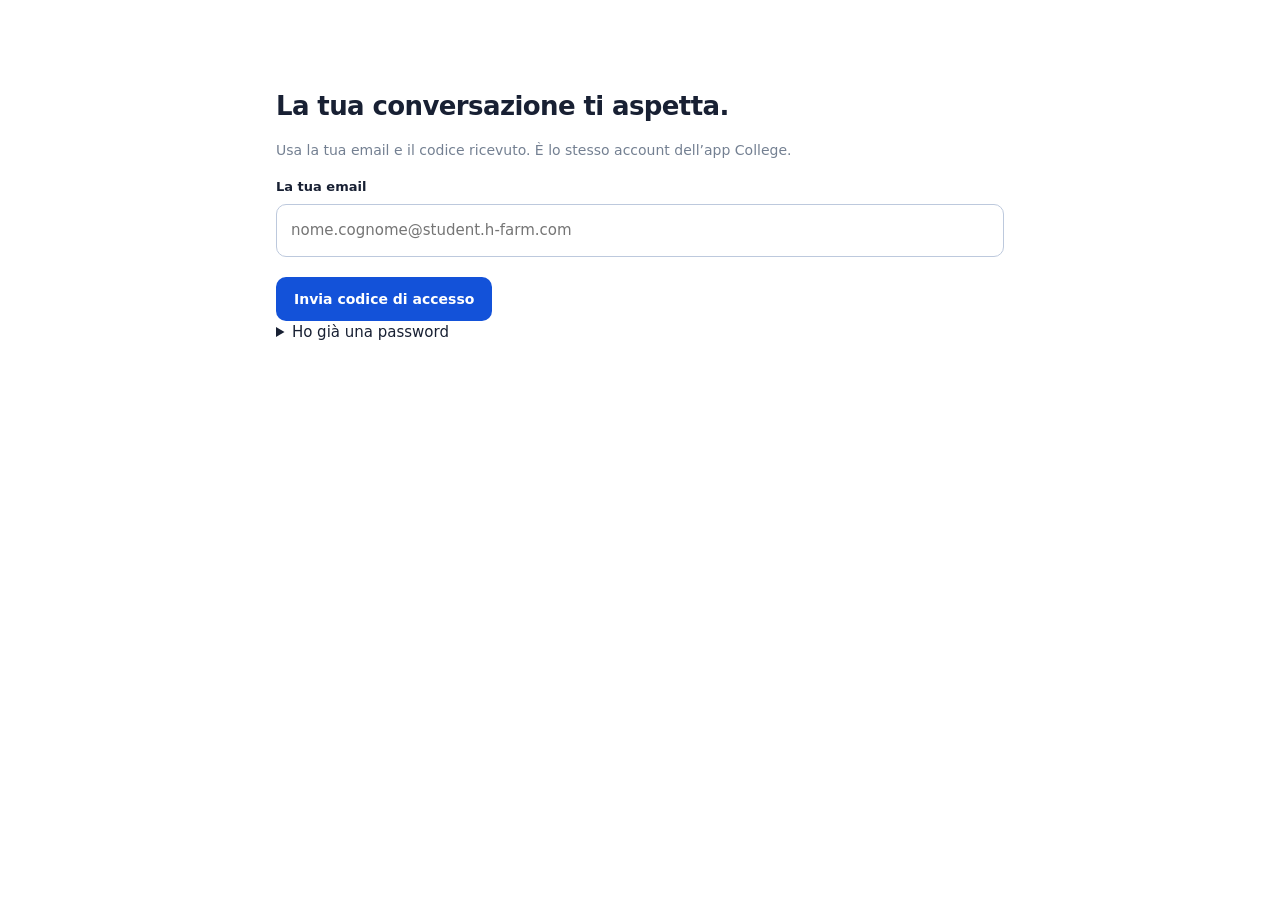
<file: college.html>
<!DOCTYPE html>

<html lang="it"><head><meta charset="utf-8"/><meta content="width=device-width,initial-scale=1,interactive-widget=resizes-content" name="viewport"/><meta content="no-referrer" name="referrer"/><script>if(new URLSearchParams(location.search).get("embedded")==="1")document.documentElement.classList.add("embedded");</script><title>Casey · College</title><link href="handoff.css" rel="stylesheet"/><link href="college.css" rel="stylesheet"/><link href="definitivo.css" rel="stylesheet"/><link href="chat-clean.css" rel="stylesheet"/></head>
<body class="college"><header class="college-header"><a href="college.html">H–FARM <small>COLLEGE</small></a></header>
<main class="college-main"><section class="college-card" id="loginCard"><h1>La tua conversazione ti aspetta.</h1><p>Usa la tua email e il codice ricevuto. È lo stesso account dell’app College.</p><form id="collegeLogin"><label for="email">La tua email</label><input autocomplete="username" id="email" inputmode="email" placeholder="nome.cognome@student.h-farm.com" required type="email"><button id="emailAccess" type="button">Invia codice di accesso</button><details><summary>Ho già una password</summary><label for="password">Password</label><input autocomplete="current-password" id="password" type="password"><button type="submit" disabled>Accedi con password</button></details></form><button hidden id="demoFill" type="button">Usa la tua email</button><form hidden id="emailCodeForm"><label for="emailCode">Codice ricevuto via email</label><input autocomplete="one-time-code" id="emailCode" inputmode="numeric" maxlength="8" pattern="[0-9]{6,8}"><button>Verifica codice</button></form></section>
<section class="college-card" hidden="" id="resumeCard"><h1>Continua con Casey</h1><p>Scansiona il QR del totem oppure riapri la conversazione salvata.</p><p>Le conversazioni restano disponibili per 30 giorni. Puoi eliminarle in qualsiasi momento.</p></section>
<p aria-live="polite" class="login-status" id="collegeStatus" role="status"></p>
<section aria-label="Conversazione con Casey" hidden="" id="conversation"><header class="chat-header"><button aria-controls="chatDrawer" aria-expanded="false" aria-label="Apri le chat" id="chatDrawerToggle" type="button"><svg aria-hidden="true" viewbox="0 0 24 24"><path d="M4 7h16M4 12h16M4 17h11"></path></svg></button><div class="casey-mark"><img alt="" src="Casey - H-FARM College/casey-face.png"/></div><h1>Casey</h1><span hidden="" id="accountLabel"></span><button aria-label="Nuova chat" id="quickNewChat" type="button"><svg aria-hidden="true" viewbox="0 0 24 24"><path d="M12 5H5v14h14v-7M13 11l7-7-2-2-7 7-1 4z"></path></svg></button></header>
<div aria-label="Messaggi della conversazione" aria-live="polite" id="chatMessages" role="log"></div>
<div class="chat-feedback"><p aria-live="polite" id="chatStatus" role="status"></p><p class="sr-only" id="saveStatus" role="status"></p><button hidden="" id="retryButton">Riprova l’ultima richiesta</button><button hidden="" id="reloginButton">Accedi di nuovo</button></div>
<section aria-label="Appuntamento Student Office" class="operation-card" hidden="" id="operationCard"></section><footer class="chat-composer"><form id="chatForm"><button aria-label="Parla con Casey" id="composerAction" title="Parla con Casey" type="button"></button><label class="sr-only" for="chatInput">Scrivi a Casey</label><textarea id="chatInput" maxlength="12000" placeholder="Chiedi a Casey…" rows="1"></textarea><button aria-label="Aggiungi file" id="attachmentButton" title="Aggiungi file" type="button">+</button><button hidden="" id="sendButton" type="submit">Invia</button></form><span hidden="" id="attachmentHint" role="status">Allegati in arrivo.</span><button hidden="" id="caseyLiveBtn" type="button"></button><button hidden="" id="caseyLivePause" type="button"></button><button hidden="" id="interruptButton" type="button"></button><span hidden="" id="caseyLiveStatus" role="status"></span></footer><div hidden="" id="subtitleBox"></div></section></main>
<script src="casey-language.js"></script><script src="config.js"></script><script src="casey-errors.js"></script><script src="auth.0916809e.js"></script><script src="casey-dialogue.js"></script><script src="beta-client.js"></script><script src="handoff-client.js"></script><script src="account-client.js"></script><script src="casey-tools.js"></script><script src="casey-live.js"></script><script src="casey-chat-merge.js"></script><script src="casey-dates.js"></script><aside aria-label="Le tue chat" class="chat-drawer" hidden="" id="chatDrawer"><header><h2>Le tue chat</h2><button aria-label="Chiudi menu" id="closeChatDrawer" type="button">×</button></header><button id="newChatButton">Nuova conversazione</button><div aria-label="Le tue conversazioni" id="chatLibrary"></div><button hidden="" id="resumeButton">Riprendi la conversazione</button><button id="appointmentButton">Appuntamento Student Office</button><button hidden="" id="libraryButton">Le mie conversazioni</button><button id="clearButton">Elimina conversazione</button><button id="libraryLogoutButton">Esci dall’account</button><button hidden="" id="logoutButton">Esci dall’account</button></aside><button aria-label="Chiudi menu" hidden="" id="chatDrawerScrim" type="button"></button><script src="college.js"></script><script src="casey-voice-session.js"></script><script src="chat-clean.js"></script><script src="ui-language.js"></script></body></html>
</file>
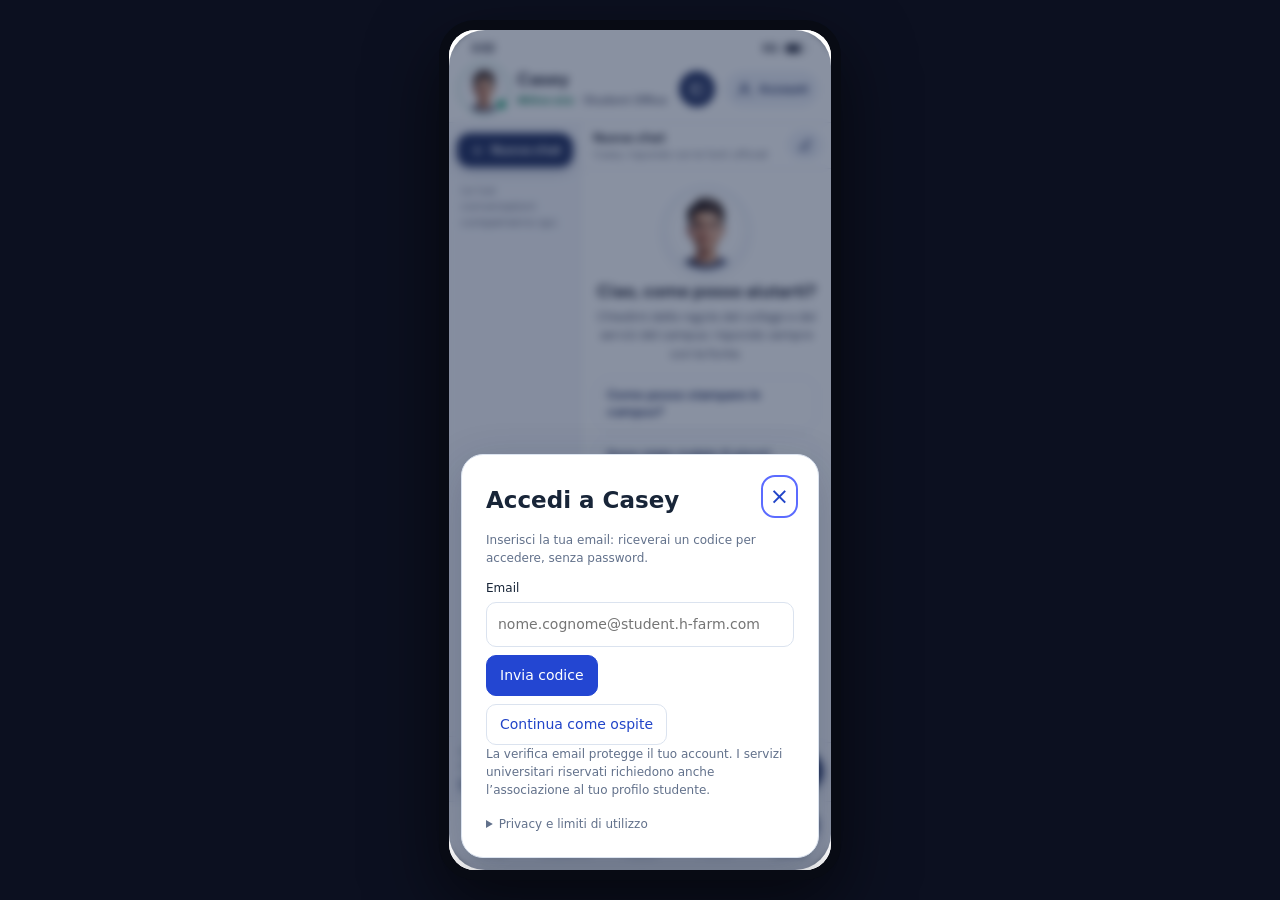
<file: prova.html>
<!doctype html><html lang="it"><head><meta charset="utf-8"><meta name="viewport" content="width=device-width,initial-scale=1"><meta name="referrer" content="no-referrer"><title>Casey · App studente</title></head><body><p><a href="app-blu.html?prova=1">Apri Casey nell’app College</a></p><script src="student-entry.js"></script></body></html>
</file>
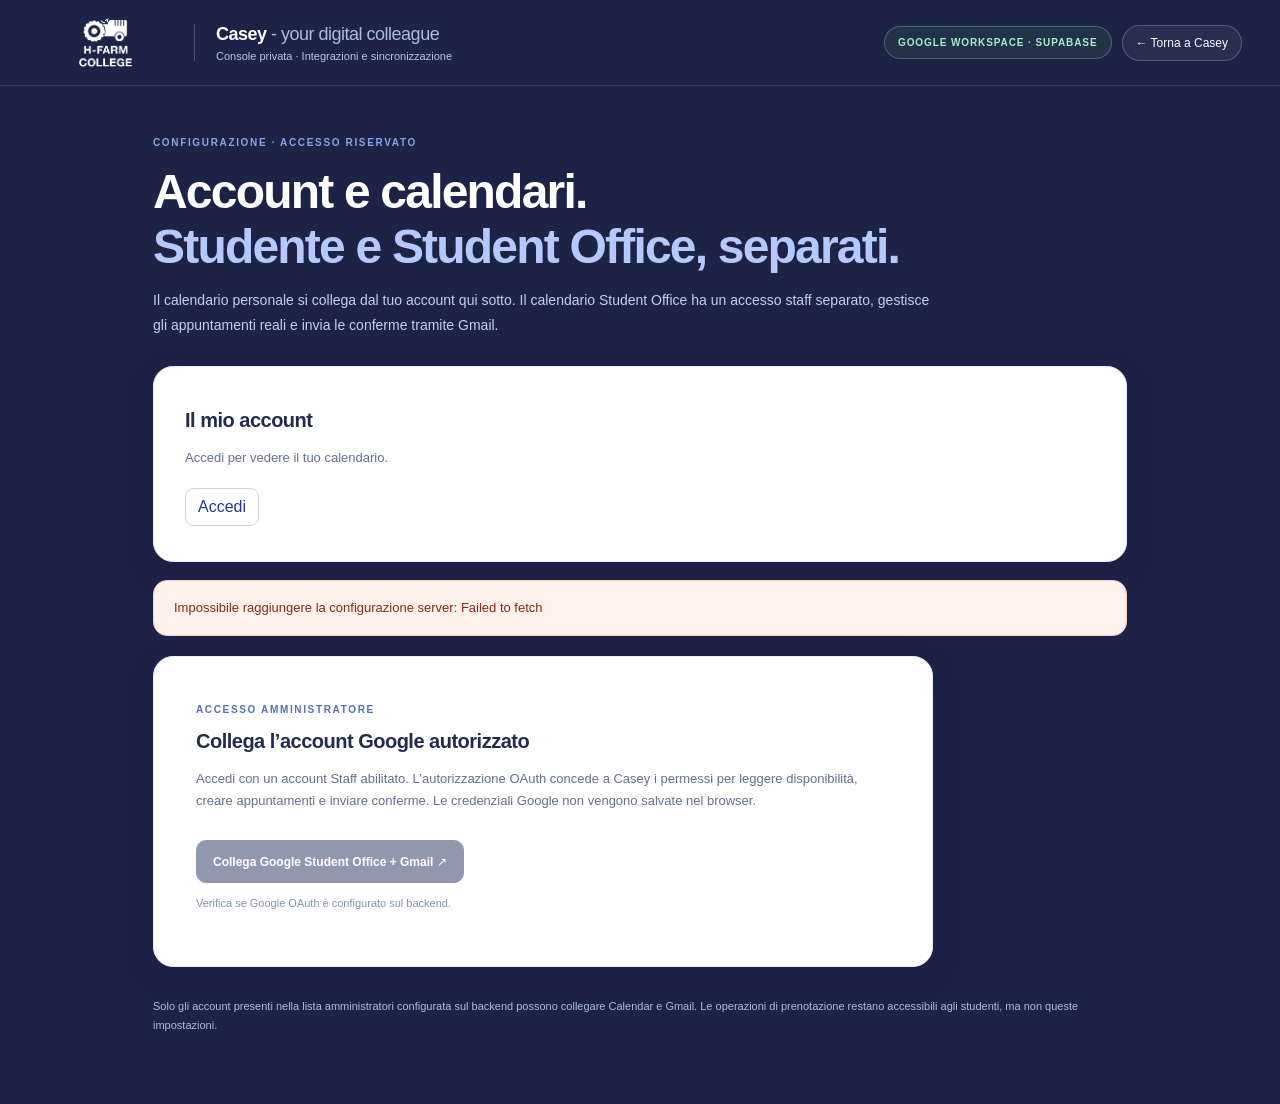
<file: settings.html>
<!doctype html>
<html lang="it"><head><meta charset="utf-8"><meta name="viewport" content="width=device-width, initial-scale=1"><meta name="referrer" content="no-referrer"><title>Casey — Impostazioni integrazioni</title><link rel="stylesheet" href="styles.css"><link rel="stylesheet" href="settings.css"><script src="config.js" defer></script><script src="casey-errors.js" defer></script><script src="beta-client.js" defer></script><script src="account-client.js" defer></script><script src="account-sheet.js" defer></script><script src="student-calendar.js" defer></script><script src="demo-admin-bridge.js" defer></script><script src="settings-reviews.js" defer></script><script src="settings.js" defer></script><link rel="stylesheet" href="student-access.css"><link rel="stylesheet" href="student-calendar.css"></head>
<body><header class="topbar"><div class="brand"><div class="logo"><img src="HF-College_logocolore_Centrale (1).png" alt="H-FARM College"></div><div class="brand-divider"></div><div><strong>Casey <span class="muted-white">- your digital colleague</span></strong><small>Console privata · Integrazioni e sincronizzazione</small></div></div><div class="top-actions"><span class="version-pill">GOOGLE WORKSPACE · SUPABASE</span><a class="small-action settings-link" href="index.html">← Torna a Casey</a></div></header>
<main class="settings-main">
 <div class="settings-intro"><span class="eyebrow">CONFIGURAZIONE · ACCESSO RISERVATO</span><h1>Account e calendari.<br><em>Studente e Student Office, separati.</em></h1><p>Il calendario personale si collega dal tuo account qui sotto. Il calendario Student Office ha un accesso staff separato, gestisce gli appuntamenti reali e invia le conferme tramite Gmail.</p></div>
 <section class="settings-card" id="studentAccountSettings" aria-label="Account e calendario personale"></section>
 <div id="globalStatus" class="settings-alert" role="status">Controllo configurazione…</div>
 <div id="signedOut" class="settings-card auth-card"><span class="eyebrow">ACCESSO AMMINISTRATORE</span><h2>Collega l’account Google autorizzato</h2><p>Accedi con un account Staff abilitato. L’autorizzazione OAuth concede a Casey i permessi per leggere disponibilità, creare appuntamenti e inviare conferme. Le credenziali Google non vengono salvate nel browser.</p><a id="connectGoogle" href="#" class="primary-btn disabled-link" aria-disabled="true">Collega Google Student Office + Gmail ↗</a><p id="connectHelp" class="help-note">Verifica se Google OAuth è configurato sul backend.</p></div>
 <div id="signedIn" hidden>
  <div class="settings-summary"><div class="settings-card"><span class="eyebrow">ACCOUNT STUDENT OFFICE CONNESSO</span><h2 id="googleEmail">—</h2><p id="scopeStatus">Verifica permessi…</p><div class="button-row"><button id="verifyButton" type="button" class="primary-btn">Verifica API Google</button><a id="reconnectButton" href="#" class="outline-btn">Riautorizza OAuth</a><button id="logoutButton" type="button" class="outline-btn">Esci</button></div></div><div class="settings-card status-box"><span class="eyebrow">SINCRONIZZAZIONE</span><div class="status-row"><span>Google Calendar</span><strong id="calendarBadge">—</strong></div><div class="status-row"><span>Gmail</span><strong id="gmailBadge">—</strong></div><div class="status-row"><span>Supabase</span><strong>Collegato</strong></div><p>Le email sono accettate da Gmail tramite API. Questo non garantisce che arrivino nella casella del destinatario.</p></div></div>
  <div class="settings-card calendar-setting"><span class="eyebrow">AGENDA STUDENT OFFICE</span><h2>Calendario degli appuntamenti</h2><p>Seleziona l’ID del calendario su cui Casey deve leggere le disponibilità e creare gli eventi. <strong>primary</strong> indica il calendario principale dell’account OAuth connesso.</p><form id="calendarForm" class="calendar-form"><label for="calendarId">ID calendario Google</label><div class="calendar-entry"><input id="calendarId" type="text" spellcheck="false" maxlength="200" placeholder="primary o calendario@group.calendar.google.com" required><button type="submit" class="primary-btn">Verifica e salva</button></div></form><p class="help-note">Cambiare il calendario non trasferisce automaticamente gli appuntamenti già creati.</p></div>
  <div class="settings-card"><span class="eyebrow">PRENOTAZIONI DA VERIFICARE</span><h2>Sincronizzazione Google Calendar</h2><p>Le prenotazioni che non risultano confermate su Calendar possono essere recuperate senza crearne di duplicate: ciascuna usa un identificativo evento stabile.</p><div id="pendingList" class="sync-list"><p class="empty">Caricamento…</p></div></div>
  <div class="settings-card"><span class="eyebrow">CONFERME EMAIL</span><h2>Invii Gmail</h2><p>Visualizza lo stato delle email. Un invio <em>incerto</em> non viene ripetuto automaticamente: controlla prima la posta inviata, per evitare messaggi duplicati.</p><div id="mailList" class="sync-list"><p class="empty">Caricamento…</p></div></div>
  <div class="settings-card"><span class="eyebrow">IDENTITÀ · MULTI-ATENEO</span><h2>Registro studenti autorizzati</h2><p>Il codice di matricola è un identificativo, non una credenziale. Il sistema associa il profilo soltanto dopo la verifica OTP dell’email corrispondente. Non usare profili reali senza autorizzazione dell’ateneo.</p>
  <form id="rosterForm" class="admin-form"><label>Ateneo<select id="rosterInstitution" required><option value="CAFOSCARI">Ca' Foscari</option><option value="CICC">CICC</option></select></label><label>Numero matricola<input id="rosterNumber" type="text" maxlength="80" autocomplete="off" required></label><label>Email istituzionale<input id="rosterEmail" type="email" autocomplete="off" required></label><label>Lingua predefinita<select id="rosterLanguage"><option value="it">Italiano</option><option value="en">English</option></select></label><label>Corso di studi<input id="rosterProgram" type="text" maxlength="160"></label><button type="submit" class="primary-btn">Salva profilo verificato</button></form>
  <div class="sync-list" id="rosterList" aria-live="polite"><p class="empty">Nessun profilo caricato.</p></div>
  </div>
  <div class="settings-card"><span class="eyebrow">KNOWLEDGE POOLS · PARTIZIONAMENTO</span><h2>Documenti verificati per ateneo</h2><p>Casey consulterà soltanto documenti pubblicati e contrassegnati come verificati per il relativo ateneo, oltre alle fonti condivise. Il contenuto viene usato per formulare risposte, non per autorizzare operazioni.</p>
   <form id="documentForm" class="admin-form"><label>Destinatari<select id="docInstitution" required><option value="SHARED">Tutti gli studenti</option><option value="CAFOSCARI">Solo Ca' Foscari</option><option value="CICC">Solo CICC</option></select></label><label>Titolo<input id="docTitle" maxlength="180" required></label><label>URL fonte ufficiale<input id="docUrl" type="url" placeholder="https://..." required></label><label>Versione<input id="docVersion" maxlength="80"></label><label class="full">Contenuto verificato<textarea id="docContent" minlength="20" maxlength="10000" rows="5" required></textarea></label><label class="checkbox full"><input id="docVerified" type="checkbox"> Ho verificato personalmente che questa fonte è autentica e aggiornata.</label><button type="submit" class="primary-btn">Aggiungi documento</button></form>
   <div class="sync-list" id="documentList"><p class="empty">Nessuna fonte caricata.</p></div>
  </div>
  <div class="settings-card"><span class="eyebrow">STUDENT OFFICE · RICHIESTE</span><h2>Richieste Student Office</h2><p>Le richieste raccolte da Casey e affidate allo staff. Aggiorna lo stato, scrivi la risposta o elimina una richiesta non più necessaria. Casey non approva né respinge alcuna richiesta.</p><div id="reviewList" class="sync-list"><p class="empty">Caricamento…</p></div></div>
  <div class="settings-card danger"><span class="eyebrow">DISCONNESSIONE</span><h2>Revoca il collegamento da Casey</h2><p>Questa operazione elimina il refresh token conservato da Casey. Non cancella eventi esistenti o prenotazioni su Supabase. Per revocare il consenso anche presso Google, utilizza le impostazioni del tuo account Google.</p><button id="disconnectButton" type="button" class="danger-btn">Scollega account</button></div>
 </div>
 <footer class="settings-footer">Solo gli account presenti nella lista amministratori configurata sul backend possono collegare Calendar e Gmail. Le operazioni di prenotazione restano accessibili agli studenti, ma non queste impostazioni.</footer>
</main><script src="ui-language.js"></script></body></html>
</file>
<file: definitivo.css>
.language-control select{border:1px solid #dce2ed;border-radius:12px;background:#fff;color:#1d2a5b;padding:8px;font:600 12px system-ui;cursor:pointer}.sr-only{position:absolute;width:1px;height:1px;overflow:hidden;clip:rect(0,0,0,0)}.casey-view{padding:0!important;overflow:hidden!important;display:flex!important}.casey-view iframe{width:100%;height:100%;min-height:430px;border:0;background:#f5f7fc}.nav button[aria-label=CASEY]{position:relative}.nav button[aria-label=CASEY]:after{content:'Casey';position:absolute;bottom:2px;font-size:9px;color:#1d2a5b}.embedded .college-header{display:none}.embedded .college-main{padding-top:12px}.embedded .college.in-session .college-main{height:100dvh}.college{background:#f5f7fc}.college-header{color:#1d2a5b}.college-card{box-shadow:0 12px 40px #1d2a5b0b;border-radius:22px}.casey-mark{overflow:hidden;background:#eff2f8}.casey-mark img{width:100%;height:100%;object-fit:cover}.chat-message.assistant{box-shadow:0 3px 14px #14244906}.chat-message.user{background:#1d2a5b}.chat-message[data-streaming]{animation:casey-breathe 1.8s ease-in-out infinite}.operation-card{border-top:1px solid #d5dfef;border-radius:20px 20px 0 0;background:linear-gradient(135deg,#edf2ff,#f5f8ff)}.operation-card button{background:white;text-align:left;padding:12px 16px;box-shadow:0 2px 6px #17234308}#newChatButton{background:#1d2a5b;color:white}#chatLibrary button:hover{border-color:#1d2a5b;box-shadow:0 3px 12px #1d2a5b12}#chatLibrary button:before{content:'↗';margin-right:12px;color:#63749a}.preview-banner{font:12px system-ui;color:#5b6780;padding:8px;text-align:center;background:#eef2f9}.phone .hdr{gap:8px}.top .in{flex-wrap:wrap}.definitivo-notice{font:12px system-ui;color:#5b6780;padding:8px 14px;background:#eef2f9}#qrCode{background:white}@keyframes casey-breathe{50%{opacity:.7}}@media(prefers-reduced-motion:reduce){*{animation:none!important;scroll-behavior:auto!important}}@media(max-width:440px){.hdr .logo img{max-width:105px}.hdr .nm{font-size:12px}.language-control select{padding:6px}}

.qr.on{flex-wrap:wrap;justify-content:center}.qr .code{width:200px;height:200px}.qr .tx{min-width:150px}body.show .qr .code{width:200px;height:200px}.phone:has(.casey-view) .caseyb{display:none}.phone:has(.casey-view) .nm{visibility:hidden}
.body.casey-view{margin-bottom:80px;min-height:0}.casey-view iframe{min-height:0;flex:1}.embedded .college.in-session .college-main{padding:0}.embedded .chat-composer{padding-bottom:12px}
/* Presenter and calendar occupy separate browser windows. */
#kpis{display:none!important}.demo-action{padding:9px 12px;background:#1d2a5b;color:#fff;border-radius:10px;font-size:12px;font-weight:600}.top .in>a{font-size:12px;padding:7px 3px}.presentation-tools{display:none;position:fixed;top:16px;left:18px;gap:8px;z-index:45;flex-wrap:wrap;max-width:calc(100vw - 320px)}.presentation-tools a,.presentation-tools button{color:#fff;background:#17253ed9;border:1px solid #ffffff45;border-radius:9px;padding:8px 12px;font:600 12px system-ui;text-decoration:none}body.show{background:#101a2b}body.show .presentation-tools{display:flex}body.show .definitivo-notice{display:none}body.show .grid,body.show .kiosk{height:100dvh}body.show .bezel{height:100dvh}body.show .screen{max-width:100vw}body.calendar-only .kiosk{display:none}body.calendar-only .grid{grid-template-columns:minmax(0,1fr)}body.calendar-only .wrap{max-width:none;padding-top:18px}body.calendar-only .panel{min-height:calc(100dvh - 170px)}body.calendar-only #startDemo,body.calendar-only #calendarLink,body.calendar-only .top .seg{display:none}@media(max-width:650px){.presentation-tools{top:auto;bottom:8px;left:8px;max-width:calc(100vw - 16px)}body.show .exit{font-size:11px;right:8px;top:8px}}

.calendar-google-link{display:inline-block;margin-top:10px;color:#1d2a5b;font:600 12px system-ui}

/* Calendar scales with its container, including narrow presenter windows. */
body.calendar-only{height:100dvh;display:flex;flex-direction:column;overflow:hidden}
body.calendar-only .top{flex:none}
body.calendar-only .wrap{flex:1;min-height:0;width:100%;padding:clamp(8px,1.5vw,20px);display:flex;flex-direction:column;box-sizing:border-box}
body.calendar-only .grid{flex:1;min-height:0;width:100%;display:flex}
body.calendar-only .panel{flex:1;min-width:0;min-height:0;height:auto}
body.calendar-only #v-CAL.on{display:flex;flex-direction:column;min-height:0;padding:clamp(8px,1.4vw,20px)}
body.calendar-only .vh{flex:none;margin-bottom:12px}
body.calendar-only .cal{flex:1;min-height:0;grid-template-columns:repeat(7,minmax(0,1fr));grid-template-rows:auto repeat(var(--calendar-weeks,5),minmax(0,1fr));gap:clamp(3px,.6vw,9px);overflow:auto}
body.calendar-only .day{min-width:0;min-height:0;overflow:auto;padding:clamp(4px,.65vw,10px)}
body.calendar-only .day .n{font-size:clamp(11px,1vw,15px)}
body.calendar-only .ev{font-size:clamp(10px,.85vw,13px);padding:4px 6px}
@media(max-width:650px){body.calendar-only .tabs{padding:4px 6px 0}body.calendar-only .tabs button{padding:7px;font-size:11px}body.calendar-only .lg{gap:6px;font-size:9px}body.calendar-only .vh{gap:6px}body.calendar-only .cal{min-height:300px}body.calendar-only .top .in{padding:8px}}
body.calendar-only .grid{align-items:stretch}
body.calendar-only .wrap{justify-content:flex-start}
body.calendar-only .tabs,body.calendar-only .top .language-control,body.calendar-only #bePill,body.calendar-only #appLink,body.calendar-only .top .ic{display:none}
/* Dedicated agenda has one viewport-sized layout and no nested scroll areas. */
body.calendar-only .wrap{height:0;min-height:0;flex:1 1 0;margin:0;width:100%;max-width:none}
body.calendar-only .grid{height:100%;flex:1 1 0;min-height:0;gap:0}
body.calendar-only .panel{height:100%;min-height:0;overflow:hidden}
body.calendar-only #v-CAL.on{flex:1 1 0;min-height:0;overflow:hidden}
body.calendar-only .cal{min-height:0;overflow:hidden;grid-template-rows:20px repeat(var(--calendar-weeks,5),minmax(0,1fr))}
body.calendar-only .day{overflow:hidden;min-height:0;min-width:0}
body.calendar-only .vh{margin-bottom:8px}
body.calendar-only .day .n{margin-bottom:2px}
body.calendar-only .ev{margin-bottom:2px;padding:2px 4px}
@media(max-height:600px){body.calendar-only .wrap{padding:6px}body.calendar-only #v-CAL.on{padding:8px}body.calendar-only .vh{margin-bottom:5px}body.calendar-only .day{padding:3px}body.calendar-only .ev{font-size:10px}}
/* All calendar views use equal tracks; event text never sizes a day. */
#cal{grid-template-columns:repeat(7,minmax(0,1fr));grid-template-rows:20px repeat(var(--calendar-weeks,5),110px);grid-auto-rows:110px;align-items:stretch}
#cal .day{min-width:0;min-height:0;overflow:hidden;box-sizing:border-box}
#cal .ev{max-width:100%;box-sizing:border-box}
body.calendar-only #cal{grid-template-rows:20px repeat(var(--calendar-weeks,5),minmax(0,1fr));grid-auto-rows:minmax(0,1fr)}
/* Review cases scroll inside the workspace instead of moving the presenter avatar. */
body:not(.calendar-only):not(.show) .grid{align-items:start}
body:not(.calendar-only):not(.show) .panel{height:660px;min-height:0}
.panel .view{min-height:0}
body.calendar-only .top .seg.calendar-view-switch{display:flex;flex:none}
/* Big calendar view is a full panel: tab bar visible, non-calendar views scroll inside the panel. */
body.calendar-only .panel>.tabs{display:flex;flex:none}
body.calendar-only .panel>.view.on:not(#v-CAL){flex:1 1 0;min-height:0;overflow:auto}
</file>
<file: native-handoff.css>
.native-private-status{font:11px/1.4 system-ui;color:#59677f;margin:0;padding:0 12px}.native-private-status:not(:empty){padding:6px 12px}.native-operation{flex:0 0 auto;max-height:42vh;overflow:auto;margin:0 10px 8px;padding:12px;border:1px solid #cbd7ed;border-radius:14px;background:#f5f7fc;color:#1d2a5b;font:13px/1.5 system-ui}.native-operation[hidden]{display:none}.native-operation p{margin:0 0 8px}.native-operation button{display:block;width:100%;margin:7px 0 0;padding:11px 13px;border:1px solid #bccae4!important;border-radius:10px;background:#e7edfa!important;color:#172d63!important;font:600 13px/1.45 system-ui;text-align:left;white-space:normal;min-height:44px}.native-operation button:hover{background:#d7e1f7!important}.native-operation button:disabled{opacity:.6}.campus-app .native-operation button{background:#fff0ed!important;color:#8b2922!important;border-color:#e5b6ae!important}
.input-limit{position:absolute;right:10px;bottom:100%;padding:2px 5px;border-radius:4px;background:#fff;color:#334155;font:10px/1.3 system-ui;pointer-events:none}
</file>
<file: campus-cases.css>
.campus-availability{margin:12px 0;padding:14px;border:1px solid #b8c8e6;border-radius:12px;background:#f4f7ff;color:#1d2a5b}.campus-availability h3{font-size:15px;margin:0 0 8px}.campus-availability p{font-size:12px;line-height:1.5}.campus-slot{display:inline-block;margin:4px;padding:8px 10px;border:1px solid #bccae4;border-radius:8px;background:#fff;color:#172d63;font:600 12px/1.5 system-ui}.real-review-note{font-size:12px;line-height:1.5;color:#4a5670}.real-review-question{white-space:pre-wrap;font-size:13px;line-height:1.5}.tk.real-review .lvl{align-self:center}.tk.real-review button{margin-top:10px}
</file>
<file: student-access.css>
.student-access-bar{display:flex;align-items:center;gap:8px;padding:7px 14px;background:var(--card,#fff);border-bottom:1px solid #e7ebf1;flex:0 0 auto;font-family:inherit;font-size:11px;line-height:1.4}.student-access-bar span{flex:1;min-width:0;color:#64748b}.student-access-bar button{font:inherit;white-space:nowrap;border:1px solid #dbe3ef;background:white;color:#2144c8;border-radius:9px;padding:6px 9px;cursor:pointer}.student-access-dialog{max-width:420px;width:calc(100% - 30px);max-height:85vh;overflow:auto;border:1px solid #dbe3ef;border-radius:22px;padding:24px;font:14px/1.5 system-ui;color:#182538;box-shadow:0 20px 80px #14254433}.student-access-dialog::backdrop{background:#14254477}.student-access-dialog h2{font-size:23px;line-height:1.2;margin:8px 0 16px}.student-access-dialog p{color:#62718b;font-size:12px}.student-access-dialog label{display:block;font-size:12px;margin:12px 0 5px}.student-access-dialog input{width:100%;font:inherit;padding:11px;border-radius:10px;border:1px solid #dbe3ef}.student-access-dialog button,.student-access-dialog a{display:inline-block;font:inherit;margin:8px 5px 0 0;border:1px solid #dbe3ef;background:#fff;border-radius:10px;padding:9px 13px;color:#2144c8;text-decoration:none;cursor:pointer}.student-access-dialog button.primary{color:white;background:#2346d2;border-color:#2346d2}.student-access-dialog button.close{float:right;padding:0 5px;margin:0;font-size:23px;border:0}.student-access-dialog .status{color:#803f22}.student-access-dialog .history-entry{display:block;width:100%;text-align:left}.student-access-bar button:disabled,.student-access-dialog button:disabled{opacity:.5;cursor:wait}

.student-access-dialog [hidden]{display:none!important}.auth-modes{display:flex;gap:8px}.auth-modes button{flex:1}.auth-modes button[aria-pressed="true"]{background:#2346d2;color:#fff}.student-access-dialog input{box-sizing:border-box}.student-access-dialog details{margin-top:16px;font-size:12px;color:#62718b}
.account-overlay{position:absolute;inset:0;z-index:450;background:#14254480;display:flex;align-items:flex-end;justify-content:center;padding:12px;box-sizing:border-box;backdrop-filter:blur(4px)}.account-overlay[hidden]{display:none!important}body>.account-overlay{position:fixed}.phone>.account-overlay{border-radius:inherit}.account-overlay>.student-access-dialog,.account-overlay>.personal-dialog{box-sizing:border-box;position:relative;margin:0;background:var(--card,#fff);width:100%;max-width:560px;max-height:100%;overflow:auto;box-shadow:0 12px 45px #14254433;border-radius:22px}.account-overlay .close{float:right}.account-overlay h2{padding-right:24px}.account-overlay .personal-dialog form{margin-bottom:14px}

.campus-app .student-access-dialog button.primary,.campus-app .auth-modes button[aria-pressed="true"]{background:#b52d25;border-color:#b52d25;color:#fff}.campus-app .student-access-dialog button{color:#a62d27}

.native-voice-status{font:11px/1.4 system-ui;padding:0 14px;color:var(--mute,#62718b);margin:0}.native-voice-status:not(:empty){padding-bottom:7px}.mic[aria-pressed=true]{background:#b52d25!important;color:white!important;box-shadow:0 0 0 3px #b52d2522}
</file>
<file: student-calendar.css>
.personal-dialog{width:min(640px,calc(100% - 24px));max-height:90vh;overflow:auto;border:1px solid #dce2eb;border-radius:20px;padding:20px;color:#1d2347;font:14px/1.5 system-ui}.personal-dialog::backdrop{background:#17213988}.personal-dialog button,.personal-dialog a,#studentAccountSettings button,#studentAccountSettings a{display:inline-block;margin:6px 8px 6px 0;padding:9px 12px;border:1px solid #cbd4e4;border-radius:9px;background:white;color:#253c85;text-decoration:none;cursor:pointer}.personal-dialog input,.personal-dialog select,#studentAccountSettings input,#studentAccountSettings select{display:block;width:100%;max-width:100%;padding:9px;border:1px solid #cbd4e4;border-radius:8px;color:#1d2347;background:white}.personal-calendar{display:grid;grid-template-columns:repeat(7,minmax(0,1fr));gap:3px;margin:16px 0}.personal-day{height:92px;min-width:0;overflow:hidden;border:1px solid #e4e8ef;border-radius:6px;padding:4px;font-size:11px}.personal-day span{display:block;white-space:nowrap;text-overflow:ellipsis;overflow:hidden;margin-top:3px;background:#edf1ff;padding:2px;border-radius:3px}.personal-status,.personal-note{font-size:12px;color:#59677f}.personal-actions{display:flex;flex-wrap:wrap}

.personal-dialog [hidden]{display:none!important}.personal-dialog input,.personal-dialog select{box-sizing:border-box}.personal-connection{border:1px solid #e4e8ef;border-radius:12px;padding:12px;margin:12px 0}.personal-connection p{margin:0 0 8px}.personal-connection summary{cursor:pointer;padding:8px 0}.personal-connection .secondary{font-size:12px;color:#62718b;border:0;padding-left:0}.account-footer{border-top:1px solid #e4e8ef;margin-top:16px;padding-top:8px}
</file>
<file: app-auth-shell.css>
.sheet .inner{display:flex;flex-direction:column;padding:0!important;overflow:hidden;height:min(92dvh,800px)}.sheet #caseyFrame{width:100%;min-height:0;flex:1;border:0;background:#fff}.casey-sheet-close{position:absolute;right:12px;top:12px;z-index:3;border:0;background:#f3f4f6cc;color:#324055;font:24px system-ui;width:34px;height:34px;border-radius:50%;cursor:pointer}.sheet .inner{position:relative}.hdr .nm{visibility:hidden}.sheet.off{pointer-events:none}
</file>
<file: native-chat.css>
.chead{flex:0 0 auto;display:flex;align-items:center;gap:10px;padding:6px 12px 10px;border-bottom:1px solid var(--line);background:#fff}
.cava{position:relative;flex:0 0 46px;width:46px;height:46px}
.cava .im{display:block;width:46px;height:46px;border-radius:50%;overflow:hidden;background:var(--navy);box-shadow:0 0 0 2px #fff,0 0 0 4px #CDEBDD}
.cava img{width:100%;height:100%;object-fit:cover;object-position:50% 25%}
.cava i{position:absolute;right:-1px;bottom:1px;width:13px;height:13px;border-radius:50%;background:var(--green);border:2.5px solid #fff}
.cwho{flex:1;min-width:0}
.cwho b{display:block;font-size:17px;line-height:1.15}
.cwho small{display:flex;align-items:center;gap:5px;font-size:11.8px;color:#0B7A50;font-weight:700;margin-top:2px;white-space:nowrap;overflow:hidden;text-overflow:ellipsis}
.cwho small span{color:var(--mute);font-weight:600;overflow:hidden;text-overflow:ellipsis}
.hbtn{height:36px;min-width:36px;padding:0 11px;border-radius:18px;background:var(--tint);color:var(--navy);font-size:12px;font-weight:800;display:flex;align-items:center;justify-content:center;gap:6px;flex:none}
.hbtn svg{width:17px;height:17px}
.hbtn.icon{padding:0;width:36px}
.hbtn[aria-pressed="true"]{background:var(--navy);color:#fff}
.cbody{flex:1;min-height:0;display:flex;position:relative}

.hist{width:132px;flex:0 0 132px;border-right:1px solid var(--line);background:#F6F7FB;display:flex;flex-direction:column;min-height:0;overflow:hidden;transition:flex-basis .28s cubic-bezier(.2,.8,.2,1),width .28s cubic-bezier(.2,.8,.2,1)}
.cbody.nohist .hist{width:0;flex-basis:0;border-right-width:0}
.hin{width:132px;display:flex;flex-direction:column;min-height:0;flex:1}
.hnew{margin:10px 8px 4px;display:flex;align-items:center;justify-content:center;gap:6px;padding:9px 8px;border-radius:13px;background:var(--navy);color:#fff;font-size:12.4px;font-weight:800;box-shadow:0 4px 12px rgba(29,42,91,.25);flex:none}
.hnew svg{width:15px;height:15px}
.hlist{flex:1;min-height:0;overflow-y:auto;overflow-x:hidden;padding:2px 6px 8px;scrollbar-width:none}
.hlist::-webkit-scrollbar{display:none}
.hgrp{font-size:9.8px;font-weight:800;letter-spacing:.09em;text-transform:uppercase;color:var(--mute);padding:11px 6px 4px}
.hit{display:block;width:100%;text-align:left;padding:8px;border-radius:12px;margin-bottom:2px;transition:background .15s}
.hit b{display:-webkit-box;-webkit-line-clamp:2;-webkit-box-orient:vertical;overflow:hidden;font-size:12.3px;line-height:1.28;font-weight:700;color:var(--ink);overflow-wrap:anywhere}
.hit small{display:block;font-size:10.6px;color:var(--mute);margin-top:3px;white-space:nowrap;overflow:hidden;text-overflow:ellipsis}
.hit:hover{background:#ECEFF7}
.hit[aria-current="true"]{background:#fff;box-shadow:var(--sh1),inset 3px 0 0 var(--navy)}
.hempty{font-size:11.5px;color:var(--mute);padding:10px 6px;line-height:1.4}

#vCasey{--navy:#b52d25;--tint:#fff0ee;--line:#e9e1df;--green:#22956c}#vCasey [hidden]{display:none!important}.chat{display:flex;flex:1;flex-direction:column;min-width:0;min-height:0}.ctop{padding:10px 14px;border-bottom:1px solid var(--line)}.ctop b,.ctop small{display:block}.ctop small,.hfoot{font-size:11px;color:var(--mute);margin-top:3px}.hfoot{padding:10px}.chat>.scroll{flex:1;min-height:0}.chat .inbar{display:flex;gap:8px;padding:10px 12px}.chat .inw{display:flex;flex:1;min-width:0;border:1px solid var(--line);border-radius:22px;background:#fff}.chat .inw input{flex:1;min-width:0;border:0;background:transparent;padding:10px 12px}.chat .mic{background:transparent;color:var(--navy);width:36px}.chat .send{background:var(--navy);color:white;border-radius:50%;width:40px;height:40px}.welcome{padding:18px 6px}.welcome h4{font-size:20px;margin:0 0 8px}.welcome p{font-size:13px;color:var(--mute)}@media(max-width:380px){.hist{width:105px;flex-basis:105px}.hin{width:105px}.chead{gap:5px}.cava,.cava .im{width:34px;height:34px;flex-basis:34px}}

.hlist{font-size:12px;line-height:1.5;color:var(--mute);padding:8px}.cwho small{display:block;text-overflow:ellipsis;white-space:nowrap;overflow:hidden}
</file>
<file: handoff.css>
#handoffDialog{border:0;border-radius:22px;padding:28px;max-width:390px;width:calc(100% - 36px);color:#182657;box-shadow:0 25px 90px #0015;font-family:system-ui}#handoffDialog::backdrop{background:#07112bcc}#handoffDialog h2{font-size:23px;margin:0 0 12px;font-weight:750}#handoffDialog p{font-size:14px;line-height:1.5}#handoffDialog label{display:block;font-weight:650;font-size:14px}#handoffDialog input{display:block;width:100%;padding:12px;border:1px solid #aaa;border-radius:9px;margin:7px 0 12px;box-sizing:border-box}#handoffDialog button,.handoff-start{border:0;border-radius:10px;background:#2462eb;color:white;padding:12px 16px;font-weight:700;cursor:pointer}#handoffQR{display:flex;justify-content:center;margin-top:18px}#handoffQR canvas{max-width:100%;height:auto}#handoffClose{background:#eaf0ff!important;color:#182657!important}.handoff-banner{margin:0 auto 16px;color:#c8daff;text-align:center;font:12px system-ui}.handoff-start{background:#3475ff}
.college{margin:0;background:#f2f5fc;color:#15244c;font:15px/1.55 system-ui}.college *{box-sizing:border-box}.college-header{background:#1352d9;color:white;padding:22px 24px;display:flex;align-items:center;justify-content:space-between;gap:20px}.college-header a{font-size:22px;font-weight:850;color:white;text-decoration:none;letter-spacing:1px}.college-header small{display:block;font-size:10px;letter-spacing:6px}.college-header span{font-size:11px}.college-main{max-width:760px;margin:auto;padding:30px 22px 110px}.college h1{font-size:35px;line-height:1.15;letter-spacing:-1px;margin:14px 0 18px}.eyebrow{font-size:10px;font-weight:800;letter-spacing:2px;color:#2667d6}.preview-note{font-size:12px;color:#586783;padding:12px 16px;background:#e4ecff;border-radius:12px}.college-card{background:white;padding:24px;border-radius:20px;box-shadow:0 6px 30px #15244c08;margin-top:28px}.college h2{font-size:19px;margin:0 0 16px}.college label{display:block;font-weight:650;margin-top:15px;font-size:13px}.college input{width:100%;padding:14px;border:1px solid #bdc9dd;border-radius:10px;margin:7px 0 10px;font:inherit}.college button{background:#1352d9;color:white;font:650 14px system-ui;border:0;border-radius:10px;padding:14px 18px;cursor:pointer;margin:10px 4px 0 0}.college button:disabled{opacity:.5}.college .secondary{background:#e5ecfa;color:#174099}.college-nav{position:fixed;bottom:0;background:white;border-top:1px solid #e1e6f1;display:flex;justify-content:space-around;width:100%;padding:12px 0 max(12px,env(safe-area-inset-bottom));text-align:center;font-size:11px;color:#8391ad}.college-nav strong{color:#1352d9}.conversation-title{display:flex;align-items:center;justify-content:space-between;gap:12px}.conversation-title h2{margin:0}#caseyFrame{border:0;width:100%;height:960px;border-radius:20px;background:#1d2347;margin-top:15px}.handoff-mobile body{padding:10px!important}.handoff-mobile header{justify-content:center!important}.handoff-mobile header>div:first-child,.handoff-mobile header>div:nth-child(2){display:none}.handoff-mobile main{display:flex!important;flex-direction:column;gap:20px}.handoff-mobile main>section{width:100%}.handoff-mobile .kiosk-screen{height:620px;max-height:none;width:350px;max-width:100%}.handoff-mobile #caseyAccountBtn{display:none}.handoff-mobile main>section:nth-child(2){font-size:12px}

.handoff-mobile #handoffCard,.handoff-mobile #videoStateBadge,.handoff-mobile header a,.handoff-mobile header button[onclick="triggerPresence()"],.handoff-mobile header button[onclick="resetDemo()"],.handoff-mobile main>section:nth-child(2)>div:first-child{display:none!important}.handoff-mobile main>section:first-child>div:not(.kiosk-screen){display:none}.handoff-mobile body{min-height:0!important;height:auto!important}.handoff-mobile .kiosk-screen{height:540px}.college.in-session .college-main>.eyebrow,.college.in-session .college-main>h1,.college.in-session .college-main>p:not(#collegeStatus),.college.in-session #claimCard{display:none}.college.in-session .college-main{padding-top:8px}.college.in-session #collegeStatus{font-size:12px}#importedContext{background:#e4ecff;border-radius:12px;padding:12px 16px;margin:12px 0;font-size:13px}#importedContext p{white-space:pre-wrap;overflow-wrap:anywhere}#caseyFrame{display:block}.college.in-session #logoutButton{display:none}

.handoff-offer{background:white;padding:8px;border-radius:14px;display:flex;gap:7px;color:#15244c}.handoff-offer[hidden]{display:none}.handoff-offer button{background:#1555d8;color:white;padding:9px;border-radius:9px;font-size:12px;font-weight:700}.handoff-offer button+button{background:#e7edfb;color:#153c87}
</file>
<file: college.css>
[hidden]{display:none!important}.sr-only{position:absolute;width:1px;height:1px;overflow:hidden;clip:rect(0,0,0,0)}.college-header{height:78px;padding:15px 22px}.college-main{padding-top:16px}.college-card h1{font-size:28px;letter-spacing:-.6px}.college.in-session{height:100dvh;overflow:hidden}.college.in-session .college-main{max-width:820px;height:calc(100dvh - 78px);padding:0;margin:auto}.college.in-session #collegeStatus{display:none}#conversation{height:100%;display:flex;flex-direction:column;background:#f5f7fc}.chat-header{display:flex;align-items:center;gap:12px;padding:14px 18px;background:white;border-bottom:1px solid #e1e6f1;flex-shrink:0}.chat-header h1{font-size:19px;letter-spacing:0;line-height:1.3;margin:0}.chat-header #accountLabel{display:block;max-width:240px;overflow:hidden;text-overflow:ellipsis;white-space:nowrap;font-size:11px;color:#64738e}.casey-mark{background:#e2ebff;color:#1352d9;font-size:23px;font-weight:800;width:42px;height:42px;border-radius:50%;display:grid;place-items:center}.chat-menu{margin-left:auto;position:relative}.chat-menu summary{cursor:pointer;padding:10px;list-style:none}.chat-menu[open]{background:white;border:1px solid #dbe2ef;border-radius:12px;position:absolute;right:14px;top:90px;z-index:2;padding:8px;box-shadow:0 8px 30px #10275020}.chat-menu button{display:block;background:#edf2fd;color:#153c87}#chatMessages{flex:1;overflow-y:auto;overscroll-behavior:contain;padding:20px 16px;min-height:0;scroll-behavior:smooth}.chat-message{max-width:90%;margin:0 0 16px;padding:13px 16px;border-radius:18px;white-space:pre-wrap;overflow-wrap:anywhere;line-height:1.55;font-size:15px}.chat-message.user{background:#1555d8;color:white;margin-left:auto;border-bottom-right-radius:5px}.chat-message.assistant{background:white;color:#142449;border:1px solid #e1e7f2;border-bottom-left-radius:5px}.chat-message small{display:block;opacity:.7;margin-bottom:4px;font-size:10px;font-weight:700}.chat-divider{text-align:center;font-size:11px;color:#687a98;margin:10px 0 22px}.chat-feedback{padding:0 16px;background:#f5f7fc;font-size:12px;flex-shrink:0}.chat-feedback p{margin:5px 0}.chat-feedback button{padding:8px 12px;margin:4px 5px 10px 0;font-size:12px;background:#e3ebfd;color:#154091}.chat-composer{padding:10px 14px max(12px,env(safe-area-inset-bottom));border-top:1px solid #dde5f1;background:white;flex-shrink:0}.chat-composer form{display:flex;align-items:flex-end;gap:8px}.chat-composer textarea{resize:none;max-height:140px;min-height:48px;flex:1;min-width:0;border:1px solid #c7d2e5;border-radius:14px;padding:13px;font:15px/1.4 system-ui}.chat-composer button{margin:0;padding:13px}.chat-composer small{display:block;text-align:center;color:#71819b;font-size:10px;margin-top:8px}.voice-controls{display:flex;align-items:center;flex-wrap:wrap;gap:8px;margin-bottom:9px}.voice-controls button{font-size:12px;padding:9px 12px;background:#e8efff;color:#134397}.voice-controls span{font-size:11px;flex:1;min-width:100px;color:#536b8e}.handoff-offer{background:white;padding:8px;border-radius:14px;display:flex;gap:7px;color:#15244c}.handoff-offer button{background:#1555d8;color:white;padding:9px;border-radius:9px;font-size:12px;font-weight:700}.handoff-offer button+button{background:#e7edfb;color:#153c87}@media(min-width:700px){.college.in-session .college-main{border-left:1px solid #dce4f3;border-right:1px solid #dce4f3}.chat-message{max-width:80%}}@media(max-width:420px){.chat-header #accountLabel{max-width:225px}.chat-header{padding:10px 14px}.chat-composer{padding-top:8px}.chat-message{max-width:93%}}
#chatLibrary{display:grid;gap:10px;margin:18px 0}#chatLibrary button{text-align:left;padding:14px;border:1px solid #ddd;border-radius:12px;background:white;color:#172343;cursor:pointer}.operation-card{flex-shrink:0;padding:12px 18px;background:#f0f5ff;max-height:32dvh;overflow:auto}.operation-card button{margin:5px;padding:10px;border:1px solid #ccd4e4;border-radius:10px;cursor:pointer}.operation-card p{margin:6px 0}
</file>
<file: chat-clean.css>
:root{--chat-brand:#24345c;--chat-tint:#eff2f7}.college{background:#fff;color:#182033}.college-header{display:none}.college-main{padding:20px 16px;max-width:800px}.college-card{border:0;background:#fff;box-shadow:none;padding:30px 20px;border-radius:18px}.college-card h1{font-size:26px}.college-card p{font-size:14px;color:#748092}.college.in-session .college-main,.embedded .college.in-session .college-main{height:100dvh;max-width:860px;padding:0;border:0}.college.in-session{height:100dvh}.college #conversation{background:#fff;position:relative}.chat-header{height:64px;gap:8px;padding:10px 14px;background:#fff;border:0}.chat-header h1{font-size:17px;font-weight:650}.chat-header .casey-mark{width:29px;height:29px;margin:0 4px 0 2px}.chat-header button{border:0;background:transparent;width:38px;height:38px;border-radius:12px;display:grid;place-items:center;padding:8px;color:#526075}.chat-header button:hover{background:#f2f4f7}.chat-header svg{width:22px;height:22px;fill:none;stroke:currentColor;stroke-width:1.7;stroke-linecap:round;stroke-linejoin:round}#quickNewChat{margin-left:auto}.chat-header #accountLabel{display:none!important}#chatMessages{padding:26px 20px 10px;scroll-behavior:smooth}.chat-message{font-size:15px;line-height:1.7;margin-bottom:25px}.chat-message small{display:none}.chat-message.assistant{border:0;box-shadow:none;background:transparent;color:#182033;max-width:98%;padding:0 3px}.chat-message.user{color:#26344e;background:var(--chat-tint);border-radius:21px 21px 5px 21px;padding:10px 15px;max-width:86%;width:fit-content}.chat-citations{margin-top:9px;color:#788398;font-size:10px;line-height:1.4}.chat-citations summary{cursor:pointer}.chat-citations p{margin:5px 0}.chat-empty{min-height:200px;height:100%;display:flex;align-items:center;justify-content:center;flex-direction:column;color:#7c8799}.chat-empty img{width:52px;height:52px;border-radius:50%;object-fit:cover;margin-bottom:14px}.chat-empty h2{color:#26344e;font-size:23px;letter-spacing:-.5px;font-weight:600;margin:0 0 7px}.chat-empty p{font-size:14px;margin:0}.chat-feedback{background:white;padding:0 20px;font-size:11px;color:#788398}.chat-feedback p:empty{display:none}.chat-composer{background:#fff;border:0;padding:10px 14px max(14px,env(safe-area-inset-bottom))}.chat-composer form{background:#f4f5f7;border:1px solid #eceef1;border-radius:26px;padding:6px;display:flex;align-items:flex-end;gap:4px}.chat-composer textarea{background:transparent!important;border:0!important;outline:0!important;box-shadow:none!important;min-height:42px;max-height:130px;padding:10px 6px;font:15px/1.5 system-ui;flex:1;resize:none}.chat-composer #composerAction,.chat-composer #attachmentButton{border:0;width:40px;height:40px;display:grid;place-items:center;flex:none;padding:10px;cursor:pointer;border-radius:50%;color:#fff;background:var(--chat-brand)}.chat-composer #attachmentButton{background:transparent;color:#6b7689;font-size:26px;font-weight:300;padding:2px;margin:0}.chat-composer #composerAction svg{width:21px;height:21px;fill:none;stroke:currentColor;stroke-width:2;stroke-linecap:round;stroke-linejoin:round}.chat-composer #composerAction[data-state=stop]{background:#b33c43}.chat-composer #composerAction[data-state=connecting]{animation:voice-pulse 1.2s infinite}.chat-composer #attachmentHint{display:block;color:#9a7a44;font-size:11px;padding:7px 10px}.chat-drawer{position:fixed;inset:0 auto 0 0;width:min(310px,86vw);background:#f6f7f9;z-index:101;padding:17px 16px;box-shadow:10px 0 40px #10204010;overflow:auto;display:flex;flex-direction:column;gap:8px}.chat-drawer header{display:flex;align-items:center;justify-content:space-between;margin:0 0 12px}.chat-drawer h2{font-size:17px;margin:0}.chat-drawer button{padding:12px 13px;text-align:left;font:14px system-ui;border:0;border-radius:12px;background:transparent;color:#33415a;cursor:pointer}.chat-drawer button:hover{background:#e8ecf2}.chat-drawer #newChatButton{background:var(--chat-brand);color:#fff;text-align:center;font-weight:600;margin-bottom:8px}.chat-drawer #chatLibrary{display:grid;gap:3px;flex:1;overflow:auto;margin:5px 0 18px}.chat-drawer #chatLibrary button{border:0;background:transparent;padding:12px 9px;border-radius:9px;font-size:13px;box-shadow:none}.chat-drawer #chatLibrary button:before{content:none}#chatDrawerScrim{position:fixed;inset:0;background:#16243c35;backdrop-filter:blur(2px);border:0;z-index:100}#closeChatDrawer{font-size:25px;padding:0 6px}.operation-card{background:#f7f8fa;border:1px solid #e4e8ed;border-radius:17px;margin:0 14px 8px;padding:12px;font-size:13px}.theme-campus{--chat-brand:#cf352d;--chat-tint:#fff0ee}.theme-campus .chat-message.user{background:#fff0ee}.login-status{font-size:12px}.voice-on .casey-mark{box-shadow:0 0 0 4px #eceff6;animation:voice-pulse 1.4s infinite}@keyframes voice-pulse{50%{opacity:.65}}@media(prefers-reduced-motion:reduce){*{animation:none!important}}
#caseyLiveBtn,#caseyLivePause,#interruptButton,#caseyLiveStatus{display:none!important}.embedded #quickNewChat{display:none}.theme-campus .college-card button{background:var(--chat-brand);color:white}.theme-campus .college-card input:focus{outline-color:var(--chat-brand)}

.operation-card button{color:#17356e!important;background:#edf2ff!important;border:1px solid #b9c9e8!important;min-height:44px}.theme-campus .operation-card button{color:#8b2922!important;background:#fff0ed!important;border-color:#e5b6ae!important}
</file>
<file: styles.css>
:root {font-family:Inter,-apple-system,BlinkMacSystemFont,"Segoe UI",Arial,sans-serif;color:#1d2347;background:#1d2347;font-synthesis:none}*{box-sizing:border-box}body{margin:0;min-height:100vh}button,input,select{font:inherit}button{cursor:pointer}button:focus-visible,input:focus-visible,select:focus-visible{outline:3px solid #5d90fa;outline-offset:2px}button:disabled{opacity:.5;cursor:not-allowed}.topbar{height:86px;max-width:1480px;margin:auto;padding:0 38px;display:flex;align-items:center;justify-content:space-between;gap:18px;border-bottom:1px solid #ffffff1b}.brand{display:flex;align-items:center;gap:21px;color:white}.brand strong{font-size:18px;letter-spacing:-.5px}.brand small{display:block;font-size:11px;color:#b9c5e7;margin-top:5px}.logo{width:135px;height:46px;display:flex;align-items:center;justify-content:center}.logo img{width:100%;filter:brightness(0) invert(1)}.brand-divider{height:37px;background:#ffffff38;width:1px}.muted-white{font-weight:400;color:#acbcdf}.top-actions{display:flex;align-items:center;gap:10px}.version-pill{font-size:10px;letter-spacing:.9px;border:1px solid #8bcaae5c;background:#34725232;color:#abebc6;border-radius:50px;padding:10px 13px;font-weight:800}.small-action{border:1px solid #ffffff37;color:#f9fbff;background:#ffffff0d;border-radius:40px;padding:10px 13px;font-size:12px}.small-action:hover{background:#ffffff24}.layout{max-width:1480px;margin:auto;padding:34px 38px 45px;display:grid;grid-template-columns:minmax(260px,385px) minmax(460px,1fr);gap:50px;align-items:start}.intro{color:white;margin-bottom:22px}.eyebrow{font-size:10px;letter-spacing:1.65px;font-weight:800;color:#87a5e9}.intro h1{font-size:clamp(28px,3vw,42px);letter-spacing:-1.8px;line-height:1.13;margin:14px 0}.intro h1 em{font-style:normal;color:#b4c5f8}.intro p{color:#bac7eb;line-height:1.6;max-width:345px;font-size:13px}.kiosk{height:495px;width:min(100%,320px);margin:0 auto;background:white;border:8px solid #141a35;box-shadow:0 24px 60px #05091f63;border-radius:31px;position:relative;overflow:hidden}.kiosk-image{position:absolute;inset:0;background:white}.kiosk-image img,.kiosk-image video{width:100%;height:100%;object-fit:cover;display:block}.kiosk-image video{display:none;position:absolute;inset:0}.kiosk-head,.kiosk-foot{position:relative;z-index:2}.kiosk-head{padding:16px;display:flex;justify-content:space-between;align-items:center}.assistant-pill{background:#1d2347;color:white;border-radius:40px;padding:10px 12px;font-size:10px;display:flex;align-items:center;gap:7px;font-weight:600;box-shadow:0 4px 12px #1d234733}.assistant-pill i{width:8px;height:8px;background:#40db9c;border-radius:50%}.assistant-pill i.busy{background:#ffc46d}.casey-label{font-size:11px;letter-spacing:2px;color:#243358;font-weight:900}.kiosk-foot{position:absolute;bottom:0;left:0;right:0;padding:13px;background:linear-gradient(0deg,#11152cbf,transparent)}#subtitle{background:#1d2347ed;border-radius:16px;color:white;font-size:12px;line-height:1.55;padding:13px 14px;box-shadow:0 9px 20px #16234a35;min-height:80px;max-height:155px;overflow-y:auto}.demo-label{display:block;text-align:center;color:#e2e7f5;font-size:9px;margin-top:9px;letter-spacing:.4px}.trust{display:flex;align-items:center;justify-content:center;gap:9px;color:#bdc8e6;font-size:12px;margin-top:18px;line-height:1.5}.trust-circle{width:7px;height:7px;background:#66daa3;border-radius:50%;flex:0 0 auto}.workspace{padding-top:8px}.work-title{display:flex;justify-content:space-between;align-items:end;gap:12px;margin-bottom:21px}.work-title h2{color:white;margin:9px 0 0;font-size:27px;letter-spacing:-.7px}.online-status{font-size:11px;color:#e4ecff;background:#ffffff1a;border:1px solid #ffffff3b;padding:9px 13px;border-radius:30px;white-space:nowrap}.online-status.good{color:#b2edd0;border-color:#7ee2a055}.online-status.bad{color:#f5b2b4;border-color:#ed8b8b70}.card{min-height:590px;background:white;border-radius:24px;box-shadow:0 16px 40px #040b2f50;display:flex;flex-direction:column;overflow:hidden}.tabs{display:flex;gap:25px;padding:0 28px;border-bottom:1px solid #e3e8f0;background:#fafbfe}.tab{border:0;border-bottom:3px solid transparent;background:none;color:#8290a7;padding:20px 3px 16px;font-size:13px;font-weight:700}.tab.active{color:#1d2347;border-color:#1d2347}.tab span{font-size:10px;background:#edf2f9;border-radius:14px;padding:2px 6px;color:#678}.panel{display:none;flex:1;min-height:0}.panel.active{display:flex;flex-direction:column}#conversation{flex:1;min-height:280px;max-height:360px;overflow-y:auto;padding:27px 25px 13px;display:flex;flex-direction:column;gap:17px;scroll-behavior:smooth}.message{max-width:88%;font-size:13px;line-height:1.55;overflow-wrap:anywhere}.message p{margin:7px 0 0;padding:15px 17px;background:#f1f4fa;border:1px solid #e9eef7;border-radius:6px 17px 17px 17px;white-space:pre-line}.message-name{color:#8894ab;font-size:10px;font-weight:800;letter-spacing:.5px}.message.user{align-self:flex-end}.message.user .message-name{text-align:right;display:block}.message.user p{background:#1d2347;color:white;border-color:#1d2347;border-radius:17px 6px 17px 17px}.message.error p{background:#fff1f0;border-color:#ffd6d1;color:#913329}.message a{color:#1d4ed8}.suggestions{display:flex;gap:9px;padding:0 25px 15px;flex-wrap:wrap}.suggestions button{border:1px solid #dfe6ef;background:#f8faff;color:#213055;font-size:12px;padding:11px 14px;border-radius:40px;font-weight:700}.suggestions button:hover{background:#ebf0f9}.suggestions span{margin-left:10px}.composer{margin:0 25px;display:flex;align-items:center;padding:7px;border:1px solid #dfe4ed;background:#f8f9fc;border-radius:15px;gap:7px}.composer input{flex:1;min-width:0;outline:0!important;border:0;background:transparent;color:#1d2347;font-size:13px;padding:12px 8px}.composer input:focus-visible{box-shadow:0 2px 0 #6697e9}.composer button{border:0;border-radius:10px;padding:12px 17px;font-size:12px;font-weight:700}.composer #micButton{background:#e8edf6;color:#1d2347;padding:12px}.composer #sendButton{background:#1d2347;color:white}.composer #sendButton span{margin-left:7px}.footnote{font-size:10px;color:#94a0b2;margin:12px 26px 17px}.calendar-head{display:flex;justify-content:space-between;gap:16px;align-items:center;padding:23px 26px 11px}.calendar-head h3{font-size:19px;margin:0 0 6px}.calendar-head p{font-size:12px;color:#76849b;margin:0;line-height:1.5}.refresh{background:#f1f5f9;color:#1d2347;border:1px solid #e0e6ee;border-radius:25px;padding:10px 14px;font-size:11px;font-weight:700;white-space:nowrap}.filters{display:flex;flex-wrap:wrap;align-items:end;gap:9px;margin:6px 26px 0;padding-bottom:16px;border-bottom:1px solid #e7ecf4}.filters label{display:flex;flex-direction:column;gap:6px;font-size:11px;font-weight:700;color:#64728a}.filters select,.filters input{background:#f6f8fc;border:1px solid #dce3ee;border-radius:9px;padding:9px;font-size:12px;color:#253355;max-width:180px}.filters button{background:#1d2347;color:white;border:0;border-radius:9px;padding:11px 16px;font-weight:700;font-size:11px}.filters #clearFilters{background:#f1f3f7;color:#566780}.slot-list{padding:18px 26px;display:grid;grid-template-columns:repeat(2,minmax(0,1fr));gap:10px;overflow:auto;max-height:250px}.slot{border:1px solid #dce4ef;border-radius:13px;background:white;text-align:left;padding:13px;display:flex;align-items:center;justify-content:space-between;color:#283653;gap:5px;min-width:0}.slot:hover{border-color:#607ed5;background:#f8faff}.slot strong{display:block;font-size:13px}.slot span{color:#7b8ba0;font-size:10px}.slot .arrow{color:#435fac;font-size:18px}.empty{grid-column:1/-1;font-size:13px;color:#67778c;line-height:1.65;padding:10px}.calendar-explainer{padding:12px 26px 18px;margin-top:auto;border-top:1px solid #edf0f6;background:#f9fbfe}.calendar-explainer strong{font-size:11px}.calendar-explainer p{font-size:11px;line-height:1.5;color:#78869a;margin:5px 0}.under-card{display:grid;grid-template-columns:1fr 1fr;gap:12px;margin-top:19px}.explain-card{border:1px solid #ffffff28;border-radius:14px;display:flex;gap:12px;color:#edf3ff;padding:17px}.mini-icon{font-size:11px;font-weight:800;color:#a6c0ff}.explain-card strong{font-size:12px}.explain-card p{font-size:11px;line-height:1.6;color:#aebbd9;margin:8px 0 0}.notice{background:#fff2cf;color:#533b08;padding:12px 16px;border-radius:10px;margin-top:15px;font-size:12px}@media(max-width:1024px){.layout{grid-template-columns:1fr;gap:30px;padding:24px}.left-panel{display:grid;grid-template-columns:1fr 225px;align-items:center;gap:20px}.kiosk{height:325px;width:205px;grid-column:2;grid-row:1/3}.intro{margin:0}.trust{grid-column:1;grid-row:2;justify-content:start}.card{min-height:570px}.workspace{padding-top:0}}@media(max-width:650px){.topbar{height:auto;min-height:80px;padding:12px 17px;flex-wrap:wrap}.top-actions{width:100%;justify-content:space-between}.logo{width:105px}.version-pill{font-size:9px;padding:8px}.brand{gap:12px}.layout{padding:16px;gap:20px}.left-panel{display:flex;flex-direction:column;align-items:center;gap:9px}.intro{text-align:center}.intro h1{font-size:28px;margin:9px 0}.intro p{max-width:400px;font-size:12px}.kiosk{height:225px;width:160px;border-width:5px;border-radius:20px}.kiosk-head{padding:6px}.assistant-pill{padding:5px 7px;font-size:8px}.casey-label{font-size:8px}.kiosk-foot{padding:5px}#subtitle{font-size:9px;min-height:0;max-height:78px;padding:8px}.demo-label{display:none}.trust{margin:0;font-size:11px}.work-title h2{font-size:23px}.work-title{align-items:center}.online-status{font-size:10px}.card{min-height:500px;border-radius:18px}.tabs{padding:0 16px}#conversation{padding:16px 12px;min-height:280px}.message{max-width:95%}.suggestions{padding:0 13px 12px}.suggestions button{font-size:11px}.composer{margin:0 11px}.composer button{padding:11px}.footnote{margin:10px 13px;font-size:9px}.slot-list{grid-template-columns:1fr;padding:13px 16px;max-height:330px}.calendar-head{padding:18px 16px 10px}.filters{margin:6px 16px 0}.calendar-explainer{padding:12px 16px}.under-card{grid-template-columns:1fr}}

.calendar-download{display:inline-block;margin:12px 18px 14px;background:#1d2347;color:white;padding:10px 16px;border-radius:10px;font-weight:700;text-decoration:none;align-self:flex-start}.calendar-download:focus-visible{outline:3px solid #ff9c43}

.settings-link{display:inline-flex;align-items:center;justify-content:center;text-decoration:none}.settings-link:hover{background:#ffffff24}

[hidden]{display:none!important}
.student-auth{margin:14px 22px 8px;padding:18px;border-radius:15px;background:#eff4ff;border:1px solid #cbd8fa;color:#1e2c51}
.student-auth h3{font-size:16px;margin:0 0 7px}.student-auth p{font-size:12px;line-height:1.5}
.student-auth form{display:flex;flex-wrap:wrap;align-items:end;gap:8px;margin-top:12px}.student-auth label{display:flex;flex-direction:column;gap:5px;font-size:12px;font-weight:700;flex:1;min-width:180px}.student-auth input{font:inherit;padding:11px;border:1px solid #bdcae6;border-radius:9px;background:white;min-width:0}.student-auth button{border:0;border-radius:9px;background:#1d2347;color:white;padding:12px 14px;font-weight:700}
.identity-label{margin:8px 25px 0;padding:9px 12px;border-radius:9px;background:#f6f8fe;border:1px solid #e5eaf7;color:#48587b;font-size:11px}
.confirmation-actions{margin:10px 24px 2px;padding:18px;border-radius:14px;background:#eef8f2;border:1px solid #8bc9a6}
.confirmation-actions p{margin:0 0 14px;font-size:13px;font-weight:700;color:#193c2b;line-height:1.5}
.confirmation-actions>div{display:flex;gap:12px}
.confirmation-actions button{padding:14px 19px;font-size:13px;font-weight:800;border-radius:10px;cursor:pointer;flex:1}
.confirm-primary{background:#11633d;color:white;border:1px solid #11633d}.confirm-secondary{background:white;border:1px solid #99b8aa;color:#244636}
@media(max-width:650px){.identity-label{margin:8px 13px}.student-auth{margin:10px 12px}.confirmation-actions{margin:10px 12px}}
</file>
<file: settings.css>
.settings-main{max-width:1030px;margin:0 auto;padding:46px 28px 70px}.settings-intro{color:white;max-width:780px;margin-bottom:29px}.settings-intro h1{font-size:clamp(30px,4vw,48px);letter-spacing:-1.8px;line-height:1.15;margin:14px 0}.settings-intro h1 em{font-style:normal;color:#b5c9ff}.settings-intro p{line-height:1.75;font-size:14px;color:#c3cfed}.settings-alert{background:#f2f5ff;color:#263452;border:1px solid #e4e9f6;padding:17px 20px;border-radius:14px;margin-bottom:20px;line-height:1.5;font-size:13px;white-space:pre-line}.settings-alert.bad{background:#fff1ec;color:#832a16;border-color:#ffc8ba}.settings-alert.good{background:#e7fff0;color:#19613b;border-color:#c5f2d8}.settings-card{background:white;border:1px solid #e5ecfa;border-radius:20px;padding:29px 31px;margin-bottom:18px;box-shadow:0 10px 32px #07112c24}.settings-card h2{font-size:20px;letter-spacing:-.5px;line-height:1.35;color:#202d4c;margin:11px 0 10px}.settings-card p{font-size:13px;line-height:1.7;color:#61718e}.settings-card .eyebrow{color:#5372b0}.settings-summary{display:grid;grid-template-columns:1.3fr .8fr;gap:18px}.button-row{display:flex;flex-wrap:wrap;gap:10px;margin-top:19px}.primary-btn,.outline-btn,.danger-btn{display:inline-flex;align-items:center;justify-content:center;gap:8px;border-radius:10px;padding:12px 16px;font-size:12px;font-weight:750;text-decoration:none;cursor:pointer;min-height:43px}.primary-btn{background:#22345f;color:white;border:1px solid #22345f}.primary-btn:hover{background:#39528b}.primary-btn:disabled{opacity:.55;cursor:not-allowed}.outline-btn{background:#f6f8fc;color:#273b6c;border:1px solid #dce4f1}.danger-btn{color:#a82e24;border:1px solid #e4aaa7;background:#fff5f3}.disabled-link{opacity:.5;pointer-events:none}.auth-card{max-width:780px;padding:42px}.auth-card .primary-btn{margin-top:15px}.help-note{font-size:11px!important;color:#8492ab!important}.status-box .status-row{display:flex;justify-content:space-between;padding:12px 0;font-size:13px;color:#485d83;border-bottom:1px solid #edf0f8}.status-row strong{color:#247344}.calendar-setting .calendar-form{margin-top:23px}.calendar-form label{display:block;font-size:12px;color:#25324a;font-weight:700;margin-bottom:10px}.calendar-entry{display:flex;gap:10px}.calendar-entry input{border:1px solid #d4def0;flex:1;min-width:0;padding:11px 13px;border-radius:11px;font-size:13px}.sync-list{margin-top:21px;display:flex;flex-direction:column;gap:10px}.sync-item{padding:13px 16px;border:1px solid #dfe6f1;border-radius:12px;display:flex;align-items:center;justify-content:space-between;gap:15px}.sync-item strong{font-size:12px;color:#203051;display:block;word-break:break-all}.sync-item small{color:#7384a0;font-size:11px;display:block;margin-top:7px}.sync-item button{flex:0 0 auto}.sync-empty{font-size:13px;color:#52705f;padding:10px}.danger{background:#fffafa;border-color:#f8dad7}.settings-footer{font-size:11px;color:#aebcdb;line-height:1.7;margin-top:30px}.badge-positive{color:#1c8550!important}.badge-warning{color:#b76526!important}@media(max-width:770px){.settings-main{padding:25px 16px 50px}.settings-summary{grid-template-columns:1fr}.settings-card{padding:23px 21px}.calendar-entry{flex-direction:column}.sync-item{flex-direction:column;align-items:flex-start}.sync-item button{width:100%}.settings-intro h1{font-size:31px}}

.admin-form{display:grid;grid-template-columns:repeat(2,minmax(0,1fr));gap:12px;margin-top:20px}
.admin-form label{display:flex;flex-direction:column;gap:6px;font-size:12px;font-weight:700;color:#344465}
.admin-form label.full{grid-column:1 / -1}
.admin-form input,.admin-form select,.admin-form textarea{font:inherit;border:1px solid #d4def0;border-radius:10px;padding:12px;background:#fcfdff;color:#253452;min-width:0;max-width:100%}
.admin-form label.checkbox{flex-direction:row;align-items:flex-start;line-height:1.55;font-weight:500}.admin-form label.checkbox input{width:18px;height:18px}
@media(max-width:770px){.admin-form{grid-template-columns:1fr}}
.service-review{align-items:flex-start}.service-review>div:first-child{flex:1 1 40%;min-width:0}.service-review-form{flex:1 1 55%;display:grid;grid-template-columns:1fr auto auto;gap:8px;align-items:start}.service-review-form select,.service-review-form textarea{border:1px solid #d4def0;border-radius:10px;padding:9px 11px;font:inherit;font-size:12px}.service-review-form textarea{grid-column:1/-1;resize:vertical;min-height:70px}.service-review-form select,.service-review-form button{grid-row:1}.service-review-form textarea{grid-row:2}.service-review-form .help-note{grid-column:1/-1;margin:0}@media(max-width:770px){.service-review-form{width:100%;grid-template-columns:1fr auto auto}}
</file>
